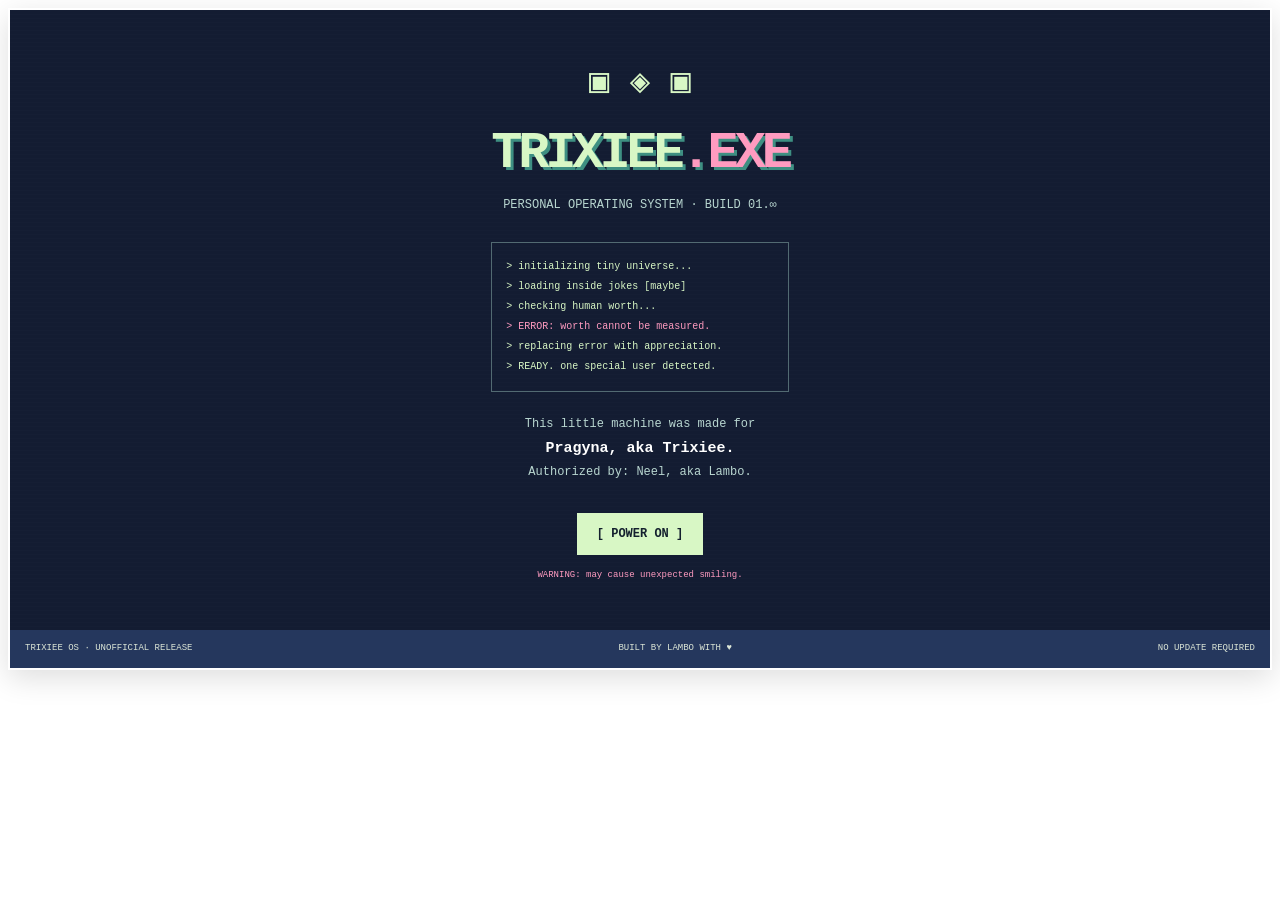
<file: index.html>
<!doctype html>
<html lang="en">
<head>
<meta charset="utf-8">
<meta name="viewport" content="width=device-width, initial-scale=1">
<meta name="theme-color" content="#131c32">
<title>TRIXIEE.EXE — Personal Operating System</title>
<style>
#txos{font-family:'Courier New',monospace;background:#d9d8ce;color:#202426;border:2px solid #fff;box-shadow:inset 1px 1px #888,0 8px 28px #0002}
#txos *{box-sizing:border-box}#txos button{font:inherit;cursor:pointer}#txos button:focus-visible{outline:2px dashed #ff5a94;outline-offset:3px}
#txos .tx-screen{min-height:530px;position:relative;overflow:hidden;background:#c7c9be}
#txos .tx-boot{min-height:530px;background:#131c32;color:#d8f7c5;padding:25px;display:flex;flex-direction:column;justify-content:center;align-items:center;text-align:center;position:relative;overflow:hidden}
#txos .tx-boot:before{content:"";position:absolute;inset:0;pointer-events:none;background:repeating-linear-gradient(0deg,transparent 0 3px,#ffffff05 4px)}
#txos .tx-bootinner{max-width:430px;position:relative}.tx-pixels{font-size:34px;margin-bottom:22px}
#txos .tx-logo{font-weight:bold;font-size:clamp(30px,7vw,52px);letter-spacing:-.08em;color:#d8f7c5;text-shadow:3px 3px #3e8f82}
#txos .tx-pink{color:#ff9bc0}#txos .tx-good{color:#d8f7c5}#txos .tx-subtitle{font-size:12px;line-height:1.8;color:#b8d6d0}
#txos .tx-console{border:1px solid #526a72;padding:14px;text-align:left;margin-top:25px;font-size:10px;line-height:2}
#txos .tx-intro{margin-top:22px;font-size:12px;line-height:1.8;color:#b8d6d0}#txos .tx-intro strong{color:white;font-size:15px}
#txos .tx-start{border:2px solid #d8f7c5;background:#d8f7c5;color:#14202e;padding:12px 18px;margin-top:17px;font-weight:bold;font-size:12px}
#txos .tx-start:hover{background:#ffb6d0;border-color:#ffb6d0}#txos .tx-warning{color:#ff9bc0;font-size:9px;margin-top:15px}
#txos .tx-desktop{display:none;min-height:550px;position:relative;padding:15px;background-color:#d9d8ce;background-image:linear-gradient(#00000009 1px,transparent 1px),linear-gradient(90deg,#00000009 1px,transparent 1px);background-size:20px 20px}
#txos .tx-desktop.active{display:block;animation:txfade .3s ease}@keyframes txfade{from{opacity:0}to{opacity:1}}
#txos .tx-top{display:flex;justify-content:space-between;align-items:center;gap:10px;background:#25375d;color:#fff;padding:9px 11px;font-size:10px;box-shadow:2px 2px #777;position:relative;z-index:1}#txos .tx-top strong{color:#d8f7c5}
#txos .tx-wallpaper{position:absolute;inset:63px 0 33px;pointer-events:none;background:radial-gradient(ellipse at 78% 23%,#f1a9c160,transparent 29%),radial-gradient(ellipse at 25% 65%,#86b9aa79,transparent 35%),linear-gradient(140deg,#c6c9ba,#e6c6b8 60%,#a7c9bd);opacity:.75}
#txos .tx-wallpaper:after{content:"";position:absolute;inset:0;background:repeating-linear-gradient(0deg,#ffffff14 0 1px,transparent 1px 4px)}
#txos .tx-desknote{position:absolute;right:22px;top:98px;color:#25375d;font-size:10px;text-align:right;line-height:1.7;max-width:150px;z-index:1}#txos .tx-desknote span{color:#b54f78}
#txos .tx-icons{position:relative;z-index:1;display:grid;grid-template-columns:repeat(3,minmax(0,1fr));gap:8px;width:min(370px,100%);margin-top:23px}
#txos .tx-icon{border:1px solid transparent;background:#f5f0e255;color:#202426;padding:9px 4px 8px;display:flex;align-items:center;gap:6px;flex-direction:column;min-height:82px;font-size:9px;text-align:center;text-shadow:0 1px #ffffff}
#txos .tx-icon:hover,#txos .tx-icon:focus{background:#fff9;border:1px dashed #25375d}#txos .tx-emoji{font-size:27px;line-height:1.15;text-shadow:none}
#txos .tx-taskbar{position:absolute;z-index:5;bottom:0;left:0;right:0;display:flex;align-items:center;gap:7px;padding:6px;background:#d9d8ce;border-top:2px solid white;box-shadow:inset 0 1px #aaa;min-height:34px}
#txos .tx-startmenu-btn{background:#d9d8ce;border:2px outset white;color:#202426;padding:6px 8px;font-size:10px;font-weight:bold}
#txos .tx-tasktext{font-size:9px;overflow:hidden;text-overflow:ellipsis;white-space:nowrap;flex:1;color:#444}#txos .tx-clock{font-size:9px;border:1px inset white;padding:5px}
#txos .tx-window{display:none;position:absolute;z-index:3;left:50%;top:50%;transform:translate(-50%,-50%);width:min(480px,calc(100% - 22px));max-height:calc(100% - 90px);overflow:auto;background:#f3f0e7;border:2px solid white;box-shadow:3px 3px #34415d,inset 1px 1px #fff;color:#222}
#txos .tx-window.open{display:block;animation:txfade .2s ease}
#txos .tx-wtitle{position:sticky;top:0;z-index:2;background:#25375d;color:white;display:flex;justify-content:space-between;align-items:center;gap:8px;padding:8px 9px;font-size:10px}
#txos .tx-x{background:#d9d8ce;color:#111;border:1px outset white;width:22px;height:21px;font-weight:bold}
#txos .tx-wbody{padding:17px}#txos .tx-wbody h3{font-size:22px;letter-spacing:-.07em;margin:4px 0 12px;font-weight:bold}
#txos .tx-wbody p{font-size:11px;line-height:1.85;color:#535852}
#txos .tx-label{font-size:9px;letter-spacing:.12em;color:#69766d;text-transform:uppercase}
#txos .tx-action{background:#25375d;color:white;border:2px outset #d8d7cc;padding:9px 12px;font-size:10px;margin:5px 4px 4px 0}
#txos .tx-action:hover{background:#3a527e}#txos .tx-action.pink{background:#ee9db7;color:#34203a}#txos .tx-action.green{background:#d8f7c5;color:#20302d}
#txos .tx-options{display:flex;flex-wrap:wrap;gap:7px;margin:12px 0}
#txos .tx-option{background:#e4e4d8;border:1px solid #b7b8ae;padding:9px 10px;font-size:10px;color:#25292a}
#txos .tx-option:hover{background:#f6d4df;border-color:#d4779c}
#txos .tx-output{display:none;padding:12px;background:#e3e9d9;border-left:3px solid #678c76;font-size:11px;line-height:1.8;margin-top:12px;color:#273b32}
#txos .tx-output.show{display:block;animation:txfade .3s}
#txos .tx-award{border:1px dashed #8f9b8f;background:#fffdf4;padding:13px;margin:9px 0;font-size:11px;line-height:1.8}#txos .tx-award b{color:#314c65}
#txos .tx-input{width:100%;padding:10px;border:1px inset #888;background:white;font:12px 'Courier New',monospace;margin:8px 0;color:#252525}
#txos .tx-secret{display:none;margin-top:13px;padding:14px;background:#223b3a;color:#e5f7de;line-height:1.9;font-size:11px}#txos .tx-secret.show{display:block}
#txos .tx-quest{font-size:12px;line-height:1.8;color:#27332e;background:#e4edda;padding:13px;margin:10px 0;border:1px dashed #9eaf91}
#txos .tx-letter{border:1px dashed #aaa;padding:14px;margin-top:12px;background:#e9e6dc;font-size:11px;line-height:1.9;color:#32392f}
#txos .tx-seal{display:inline-block;border:1px dashed #bd7190;color:#a04e70;padding:3px 5px;font-size:8px;transform:rotate(-4deg)}
#txos .tx-startmenu{position:absolute;bottom:37px;left:7px;z-index:8;background:#e9e6dc;border:2px outset white;width:205px;padding:13px;display:none;box-shadow:3px 3px #444}
#txos .tx-startmenu.show{display:block}#txos .tx-startmenu button{display:block;text-align:left;border:0;background:transparent;width:100%;padding:9px 4px;font-size:10px;color:#252525}
#txos .tx-startmenu button:hover{background:#25375d;color:white}#txos .tx-menutitle{font-weight:bold;font-size:15px;color:#25375d;padding:4px 4px 8px;border-bottom:1px solid #aaa}#txos .tx-menutitle span{color:#c75c85}
#txos .tx-bottom{background:#25375d;color:#dce6d7;font-size:9px;line-height:1.75;padding:11px 15px;display:flex;justify-content:space-between;gap:10px;flex-wrap:wrap}
@media(min-width:560px){#txos .tx-screen{min-height:620px}#txos .tx-boot{min-height:620px}#txos .tx-desktop{min-height:620px}#txos .tx-icons{grid-template-columns:repeat(2,96px);gap:9px;margin-top:25px}#txos .tx-icon{min-height:86px}#txos .tx-window{max-height:calc(100% - 100px)}#txos .tx-desknote{top:110px;right:28px;font-size:12px}}
@media(prefers-reduced-motion:reduce){#txos *{animation:none!important;transition:none!important}}
</style>

</head>
<body>
<main id="txos">
  <div class="tx-screen">
    <section class="tx-boot" id="txboot">
      <div class="tx-bootinner">
        <div class="tx-pixels" aria-hidden="true">▣ ◈ ▣</div>
        <div class="tx-logo">TRIXIEE<span class="tx-pink">.EXE</span></div>
        <p class="tx-subtitle">PERSONAL OPERATING SYSTEM · BUILD 01.∞</p>
        <div class="tx-console" aria-label="System startup messages">
          <div>&gt; initializing tiny universe...</div><div>&gt; loading inside jokes [maybe]</div><div>&gt; checking human worth...</div><div class="tx-pink">&gt; ERROR: worth cannot be measured.</div><div>&gt; replacing error with appreciation.</div><div class="tx-good">&gt; READY. one special user detected.</div>
        </div>
        <p class="tx-intro">This little machine was made for<br><strong>Pragyna, aka Trixiee.</strong><br>Authorized by: Neel, aka Lambo.</p>
        <button class="tx-start" id="tx-power">[ POWER ON ]</button>
        <div class="tx-warning">WARNING: may cause unexpected smiling.</div>
      </div>
    </section>
    <section class="tx-desktop" id="txdesk" aria-label="Trixiee personal desktop">
      <div class="tx-wallpaper"></div>
      <header class="tx-top"><span>▣ <strong>TRIXIEE.EXE</strong> — personal desktop</span><span>MEM: UNLIMITED ♡</span></header>
      <div class="tx-desknote">HELLO, TRIXIEE.<br>YOUR DAY IS LOADING.<br><span>PLEASE BE GENTLE WITH YOURSELF.</span></div>
      <div class="tx-icons">
        <button class="tx-icon" data-open="mood"><span class="tx-emoji">🎛️</span><span>mood_machine.exe</span></button>
        <button class="tx-icon" data-open="achieve"><span class="tx-emoji">🏆</span><span>trophy_cabinet</span></button>
        <button class="tx-icon" data-open="quest"><span class="tx-emoji">🕹️</span><span>side_quest.exe</span></button>
        <button class="tx-icon" data-open="draft"><span class="tx-emoji">📁</span><span>lambo_files</span></button>
        <button class="tx-icon" data-open="vault"><span class="tx-emoji">🔒</span><span>classified_stuff</span></button>
        <button class="tx-icon" data-open="dont"><span class="tx-emoji">🚫</span><span>do_not_click.txt</span></button>
      </div>
      <div class="tx-window" id="txwin-mood"><div class="tx-wtitle"><span>🎛️ MOOD_MACHINE.EXE — select current weather</span><button class="tx-x" data-close="mood" aria-label="Close">×</button></div><div class="tx-wbody"><div class="tx-label">INPUT REQUIRED · no judgement detected</div><h3>How's the human today?</h3><p>Pick whichever is closest. You don't have to pretend your battery is at 100% here.</p><div class="tx-options"><button class="tx-option" data-mood="low">🪫 2% battery</button><button class="tx-option" data-mood="chaos">🌀 47 tabs open</button><button class="tx-option" data-mood="sun">✨ main character</button><button class="tx-option" data-mood="unsure">☁️ can't tell yet</button></div><div class="tx-output" id="txmoodout" aria-live="polite"></div></div></div>
      <div class="tx-window" id="txwin-achieve"><div class="tx-wtitle"><span>🏆 TROPHY CABINET — achievements unlocked</span><button class="tx-x" data-close="achieve" aria-label="Close">×</button></div><div class="tx-wbody"><div class="tx-label">YOUR RECORD IS IMPRESSIVE, ACTUALLY</div><h3>Things you might forget to give yourself credit for.</h3><div class="tx-award">🏅 <b>Kept Going Anyway</b><br>For getting through days that didn't come with instructions.</div><div class="tx-award">🎖️ <b>Unapologetically Human</b><br>For being a person, not a productivity machine.</div><div class="tx-award">💿 <b>One of One</b><br>For being Trixiee. No replacement available.</div><button class="tx-action pink" id="tx-award">Generate one more award</button><div class="tx-output" id="txawardout"></div></div></div>
      <div class="tx-window" id="txwin-quest"><div class="tx-wtitle"><span>🕹️ SIDE_QUEST.EXE — optional missions</span><button class="tx-x" data-close="quest" aria-label="Close">×</button></div><div class="tx-wbody"><div class="tx-label">NO XP REQUIRED · NO DEADLINES</div><h3>Your next tiny side quest.</h3><p>Real life is the main story. This is just a little bonus level.</p><div id="txquesttext" class="tx-quest">Press GENERATE QUEST to receive a tiny mission from the universe.</div><button class="tx-action" id="tx-newquest">Generate quest ↻</button><button class="tx-action green" id="tx-completequest">Quest completed ✓</button><div id="txquestout" class="tx-output" aria-live="polite"></div></div></div>
      <div class="tx-window" id="txwin-draft"><div class="tx-wtitle"><span>📁 LAMBO_FILES — one unsent note</span><button class="tx-x" data-close="draft" aria-label="Close">×</button></div><div class="tx-wbody"><span class="tx-seal">PERSONAL / NOT A PERFORMANCE REVIEW</span><h3>A file I wanted you to have.</h3><p>Some people are easy to appreciate in a sentence, but hard to explain in one. This file isn't a confession or a question. It's just me making sure the nice thing doesn't stay unsaid.</p><div class="tx-letter">To: Pragyna (Trixiee)<br>From: Neel (Lambo)<br>Subject: Your presence has been noted.<br><br>I am genuinely glad that our paths crossed. I hope you get the kind of happiness where you don't need to overthink whether you deserve it. I hope you laugh until your stomach hurts, find people who listen properly, and make a life that feels like yours.<br><br>And for the record, the world got a pretty interesting human when it got you. That's all. No reply required. ♡</div></div></div>
      <div class="tx-window" id="txwin-vault"><div class="tx-wtitle"><span>🔒 CLASSIFIED_STUFF — restricted folder</span><button class="tx-x" data-close="vault" aria-label="Close">×</button></div><div class="tx-wbody"><div class="tx-label">SECURITY QUESTION</div><h3>Who is this tiny universe for?</h3><p>Hint: the answer is the name at the top of this desktop. Type it as you like.</p><input class="tx-input" id="txpass" placeholder="enter the secret name..." maxlength="40"><button class="tx-action" id="tx-unlock">Unlock folder ↗</button><div id="txvaultout" class="tx-output" aria-live="polite"></div><div id="txsecret" class="tx-secret">🔓 SECRET FILE 001<br><br>Dear Trixiee,<br><br>In a world where everyone is trying to be more impressive, more successful, or more put-together, I hope you always remember you are allowed to just be a person. You can be uncertain. You can change. You can need help. You can take up space without apologizing for it.<br><br>Some of my favourite people are the ones who make life feel a little less like a performance. I'm glad I know you.<br><br>— Lambo 💚</div></div></div>
      <div class="tx-window" id="txwin-dont"><div class="tx-wtitle"><span>🚫 DO_NOT_CLICK.TXT</span><button class="tx-x" data-close="dont" aria-label="Close">×</button></div><div class="tx-wbody"><div class="tx-label">SYSTEM WARNING</div><h3>Absolutely nothing interesting here.</h3><p>Seriously. Boring file. Probably just 800 lines of terms and conditions.</p><button class="tx-action pink" id="tx-dont">I accept the danger</button><div id="txdontout" class="tx-output"></div></div></div>
      <nav class="tx-startmenu" id="txmenu"><div class="tx-menutitle">TRIXIEE<span>.EXE</span></div><button data-menu-open="mood">🎛️ Mood machine</button><button data-menu-open="quest">🕹️ Random side quest</button><button data-menu-open="draft">📁 Read a note from Lambo</button><button id="tx-backdesk">↩ Back to desktop</button></nav>
      <footer class="tx-taskbar"><button class="tx-startmenu-btn" id="tx-menu-btn">▣ start</button><span id="txstatus" class="tx-tasktext">System ready. Please be yourself.</span><span class="tx-clock">♡ 100%</span></footer>
    </section>
  </div>
  <footer class="tx-bottom"><span>TRIXIEE OS · UNOFFICIAL RELEASE</span><span>BUILT BY LAMBO WITH ♥</span><span>NO UPDATE REQUIRED</span></footer>
</main>
<script>
(() => {
  const root = document.getElementById("txos");
  if (!root) return;
  const $ = (id) => document.getElementById(id);
  const status = (message) => { $("txstatus").textContent = message; };
  const open = (name) => {
    root.querySelectorAll(".tx-window").forEach((win) => win.classList.remove("open"));
    const target = $("txwin-" + name);
    if (target) target.classList.add("open");
    $("txmenu").classList.remove("show");
    status("Opened " + name + ".exe");
  };
  const close = (name) => {
    $("txwin-" + name)?.classList.remove("open");
    status("Back at desktop. Take your time.");
  };
  const closeAll = () => root.querySelectorAll(".tx-window").forEach((win) => win.classList.remove("open"));
  const output = (id, message, html = false) => {
    const el = $(id);
    if (!el) return;
    if (html) el.innerHTML = message;
    else el.textContent = message;
    el.classList.add("show");
  };

  $("tx-power").addEventListener("click", () => {
    $("txboot").style.display = "none";
    $("txdesk").classList.add("active");
    status("System ready. Please be yourself.");
  });
  root.querySelectorAll("[data-open]").forEach((button) => button.addEventListener("click", () => open(button.dataset.open)));
  root.querySelectorAll("[data-close]").forEach((button) => button.addEventListener("click", () => close(button.dataset.close)));
  root.querySelectorAll("[data-menu-open]").forEach((button) => button.addEventListener("click", () => open(button.dataset.menuOpen)));
  $("tx-menu-btn").addEventListener("click", () => $("txmenu").classList.toggle("show"));
  $("tx-backdesk").addEventListener("click", () => {
    $("txmenu").classList.remove("show");
    closeAll();
    status("Desktop restored. All is well.");
  });

  const moods = {
    low: "Low battery mode enabled. Cancel any unnecessary guilt. You have permission to rest, eat something, and reply to messages when you can. You are not a phone that owes everyone 24/7 uptime. 🔋",
    chaos: "47 tabs is a lot, honestly. Close the ones that are only playing the imaginary argument soundtrack. One thing at a time, Trixiee. Nobody is grading your brain. 🌀",
    sun: "MAIN CHARACTER DETECTED. Please proceed with confidence, excellent snacks, and a soundtrack. Side characters are not permitted to ruin the plot today. ✨",
    unsure: "No need to name every feeling immediately. Let the weather be weather for a while. You can understand yourself slowly. ☁️"
  };
  root.querySelectorAll("[data-mood]").forEach((button) => button.addEventListener("click", () => {
    output("txmoodout", moods[button.dataset.mood]);
    status("Mood machine: care mode enabled.");
  }));

  const awards = [
    ["✨", "Professional Vibe Improver", "For making an ordinary chat a little more interesting."],
    ["🧠", "Quietly Strong", "For all the things you handled that nobody saw."],
    ["🦋", "Allowed to Evolve", "For being able to change your mind and still be yourself."],
    ["💖", "Cannot Be Duplicated", "There is no second Trixiee. System confirms."]
  ];
  let awardIndex = 0;
  $("tx-award").addEventListener("click", () => {
    const [icon, name, description] = awards[awardIndex % awards.length];
    awardIndex += 1;
    output("txawardout", "<b>" + icon + " " + name + "</b><br>" + description, true);
    status("New achievement added to Trixiee’s record.");
  });

  const quests = [
    ["THE WATER QUEST", "Drink a glass of water like it is a premium potion. Hydration +10."],
    ["THE WINDOW QUEST", "Look away from your screen and find one thing outside worth noticing."],
    ["THE MUSIC QUEST", "Play a song you loved once and see if it still knows the way back."],
    ["THE KINDNESS QUEST", "Say one nice thing to yourself without immediately making a joke to cancel it."],
    ["THE TINY JOY QUEST", "Find a snack, a meme, or a five-minute break. This is important research."],
    ["THE MAIN CHARACTER QUEST", "Walk into the next room like the soundtrack just changed. No explanation needed."],
    ["THE CONNECTION QUEST", "Send someone you miss a simple hello. No essay required."],
    ["THE REST QUEST", "Take ten minutes where being productive is not the assignment."]
  ];
  let currentQuest = -1;
  $("tx-newquest").addEventListener("click", () => {
    let next = Math.floor(Math.random() * quests.length);
    if (quests.length > 1 && next === currentQuest) next = (next + 1) % quests.length;
    currentQuest = next;
    const [title, description] = quests[currentQuest];
    $("txquesttext").innerHTML = "<b>" + title + "</b><br>" + description;
    $("txquestout").classList.remove("show");
    status("Quest generated. Difficulty: delightfully easy.");
  });
  $("tx-completequest").addEventListener("click", () => {
    output("txquestout", currentQuest < 0
      ? "No active quest detected. Generate one first!"
      : "QUEST COMPLETE ✓ Achievement unlocked: You made a little room for yourself. Reward: absolutely no pressure to do another one.");
    status("Quest completed. XP: good enough.");
  });

  const unlock = () => {
    const answer = $("txpass").value.trim().toLowerCase().replace(/[^a-z]/g, "");
    if (answer === "trixiee" || answer === "pragyna") {
      $("txsecret").classList.add("show");
      output("txvaultout", "Identity confirmed. Welcome home, Trixiee.");
      status("Classified file unlocked. Handle with care.");
    } else {
      output("txvaultout", "Access denied. Hint: the adorable nickname on the desktop might help. Try again!");
    }
  };
  $("tx-unlock").addEventListener("click", unlock);
  $("txpass").addEventListener("keydown", (event) => { if (event.key === "Enter") unlock(); });

  $("tx-dont").addEventListener("click", () => {
    output("txdontout",
      "<b>⚠ CRITICAL DISCOVERY</b><br><br>You clicked it.<br>The file contained one (1) extremely important fact:<br><br><span style='color:#a74d73;font-size:13px'>YOU ARE KIND OF A BIG DEAL, TRIXIEE.</span><br><br>System will now pretend this was a security test.",
      true
    );
    status("Suspicious file opened. Compliment delivered.");
  });
})();
</script>
</body>
</html>
</file>
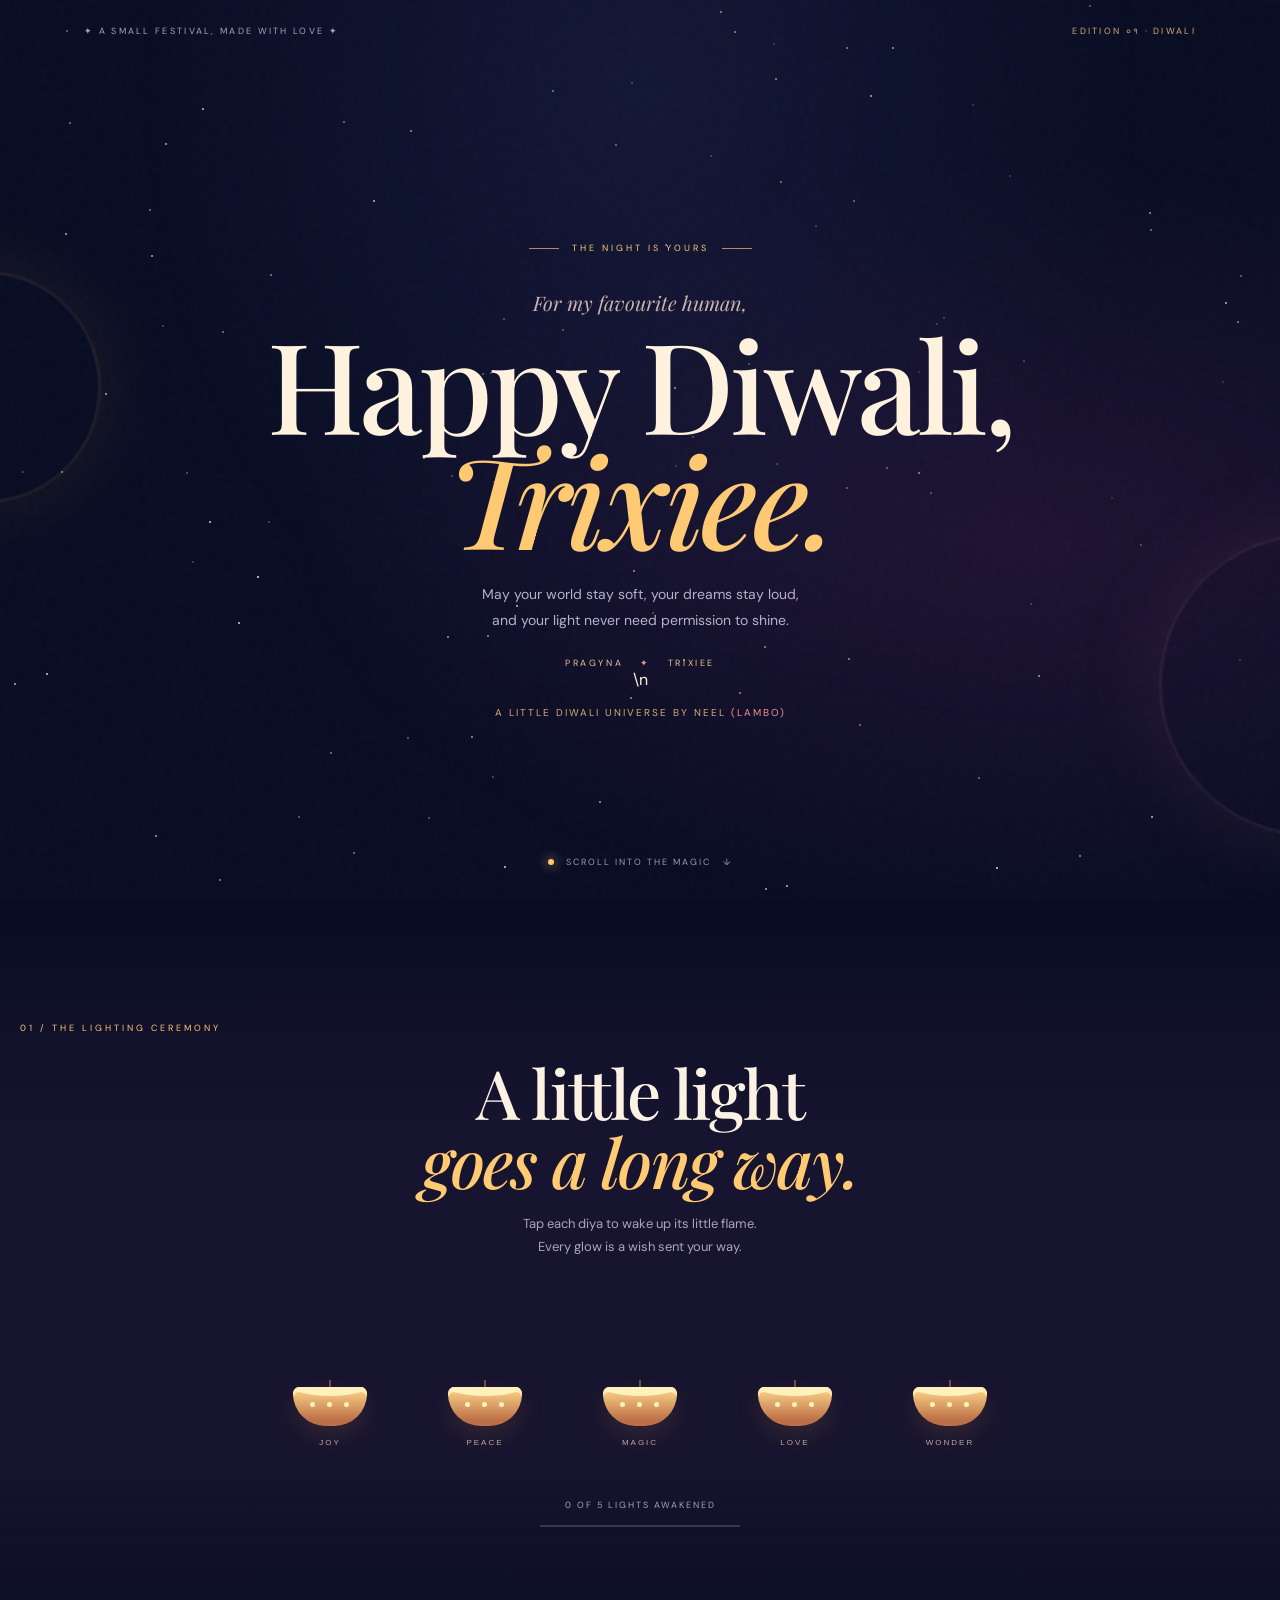
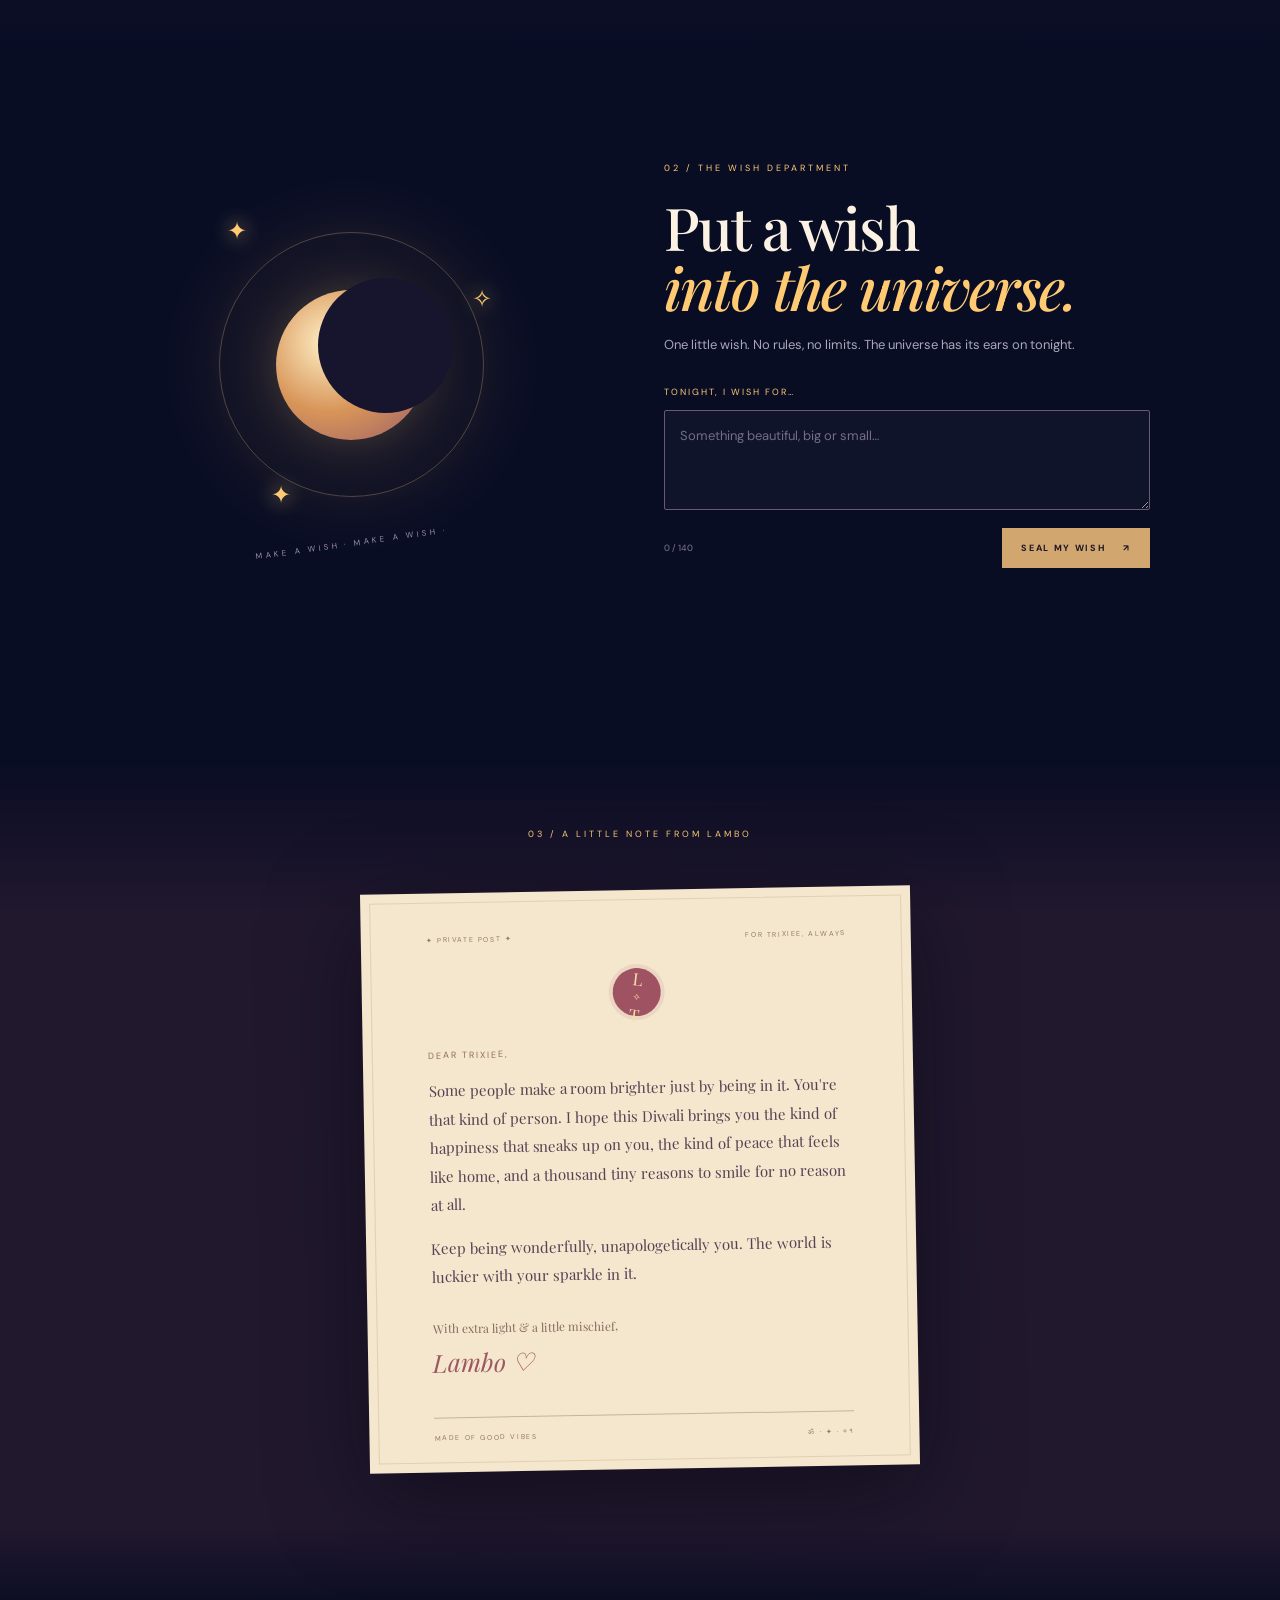
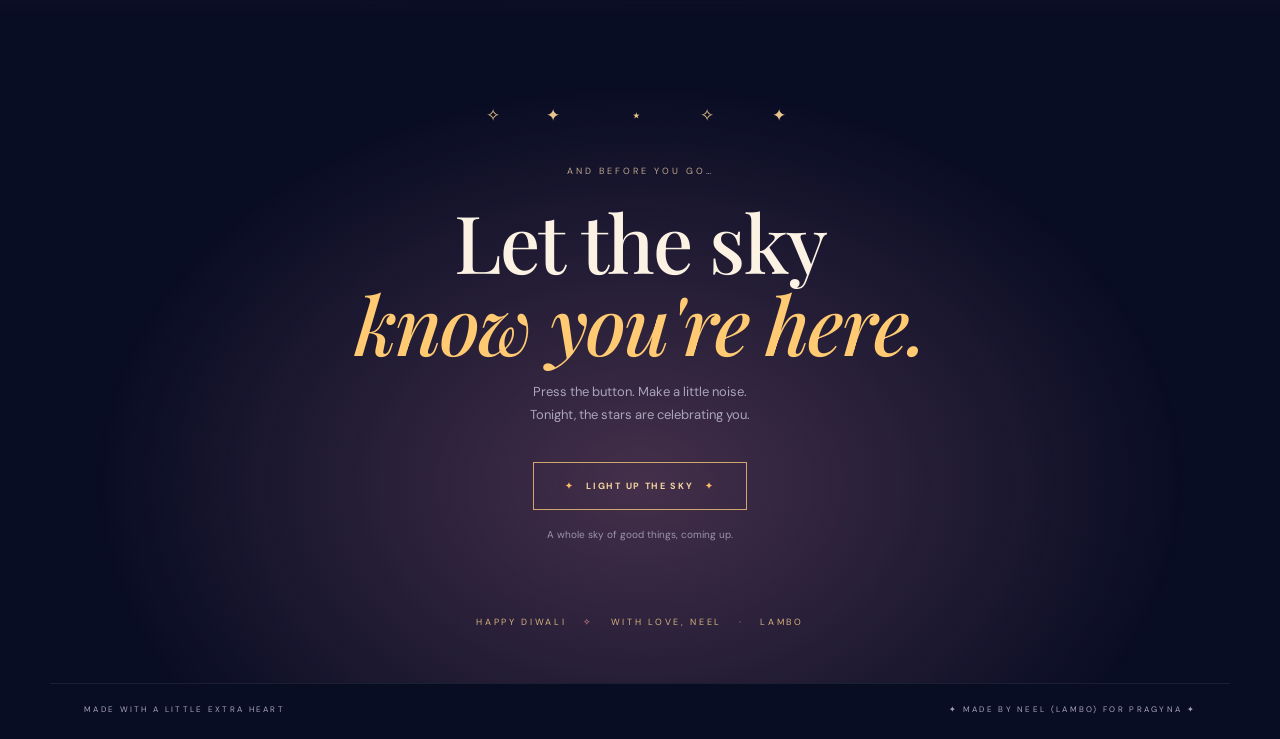
<file: diwali/index.html>
<!doctype html>
<html lang="en">
<head>
<meta charset="utf-8"><meta name="viewport" content="width=device-width,initial-scale=1">
<meta name="theme-color" content="#090d24"><meta name="description" content="A little universe of light — a Diwali surprise for Pragyna (Trixiee), from Neel, aka Lambo.">
<title>A Little Universe of Light ✦ Happy Diwali, Trixiee</title>
<link rel="preconnect" href="https://fonts.googleapis.com"><link rel="preconnect" href="https://fonts.gstatic.com" crossorigin>
<link href="https://fonts.googleapis.com/css2?family=DM+Sans:wght@400;500;600;700&family=Playfair+Display:ital,wght@0,500;0,600;0,700;1,500;1,600&display=swap" rel="stylesheet">
<link rel="stylesheet" href="style.css">
</head>
<body>
<div class="grain"></div><div class="starfield" id="starfield"></div>
<div class="topline"><span>✦ A SMALL FESTIVAL, MADE WITH LOVE ✦</span><span class="topright">EDITION ०१ · DIWALI</span></div>
<main>
<section class="hero">
  <div class="eyebrow"><span class="eyebrow-line"></span> THE NIGHT IS YOURS <span class="eyebrow-line"></span></div>
  <p class="pretitle">For my favourite human,</p>
  <h1>Happy Diwali,<br><em>Trixiee.</em></h1>
  <p class="hero-copy">May your world stay soft, your dreams stay loud,<br>and your light never need permission to shine.</p>
  <div class="names"><span>PRAGYNA</span><i>✦</i><span>TRIXIEE</span></div>\n  <p class="hero-copy" style="font-size:10px;letter-spacing:2px;margin:14px 0 0;color:#d6ab73">A LITTLE DIWALI UNIVERSE BY NEEL <span style="color:#f29192">(LAMBO)</span></p>
  <button class="scroll-cue" id="explore"><span class="scroll-dot"></span> SCROLL INTO THE MAGIC <span>↓</span></button>
  <div class="orb orb-one"></div><div class="orb orb-two"></div>
</section>
<section class="diya-stage" id="lights">
  <div class="section-kicker">01 / THE LIGHTING CEREMONY</div>
  <h2>A little light<br><em>goes a long way.</em></h2>
  <p class="section-copy">Tap each diya to wake up its little flame.<br>Every glow is a wish sent your way.</p>
  <div class="diyas">
    <button class="diya" aria-label="Light diya one" data-lit="false"><span class="flame"></span><span class="wick"></span><span class="bowl"><i></i><i></i><i></i></span><span class="diya-label">JOY</span></button>
    <button class="diya" aria-label="Light diya two" data-lit="false"><span class="flame"></span><span class="wick"></span><span class="bowl"><i></i><i></i><i></i></span><span class="diya-label">PEACE</span></button>
    <button class="diya" aria-label="Light diya three" data-lit="false"><span class="flame"></span><span class="wick"></span><span class="bowl"><i></i><i></i><i></i></span><span class="diya-label">MAGIC</span></button>
    <button class="diya" aria-label="Light diya four" data-lit="false"><span class="flame"></span><span class="wick"></span><span class="bowl"><i></i><i></i><i></i></span><span class="diya-label">LOVE</span></button>
    <button class="diya" aria-label="Light diya five" data-lit="false"><span class="flame"></span><span class="wick"></span><span class="bowl"><i></i><i></i><i></i></span><span class="diya-label">WONDER</span></button>
  </div>
  <p class="lit-count" id="litCount">0 OF 5 LIGHTS AWAKENED</p>
  <div class="progress"><span id="progress"></span></div>
</section>
<section class="wish-section" id="wish">
  <div class="wish-art"><div class="halo"></div><div class="moon"></div><span class="spark sp1">✦</span><span class="spark sp2">✧</span><span class="spark sp3">✦</span><span class="wish-orbit">MAKE A WISH · MAKE A WISH ·</span></div>
  <div class="wish-content"><div class="section-kicker">02 / THE WISH DEPARTMENT</div><h2>Put a wish<br><em>into the universe.</em></h2><p>One little wish. No rules, no limits. The universe has its ears on tonight.</p>
  <form id="wishForm"><label for="wishInput">TONIGHT, I WISH FOR…</label><textarea id="wishInput" maxlength="140" placeholder="Something beautiful, big or small…" required></textarea><div class="form-foot"><span id="charCount">0 / 140</span><button class="seal-btn" type="submit">SEAL MY WISH <span>↗</span></button></div></form>
  <div class="sealed" id="sealed" aria-live="polite"><span class="seal-star">✧</span><small>YOUR WISH IS OUT THERE</small><p id="wishResult"></p><span class="seal-note">the universe is listening</span></div>
  </div>
</section>
<section class="surprise" id="surprise">
  <div class="section-kicker">03 / A LITTLE NOTE FROM LAMBO</div>
  <div class="letter-card" id="letterCard">
    <div class="letter-top"><span>✦ PRIVATE POST ✦</span><span>FOR TRIXIEE, ALWAYS</span></div>
    <div class="letter-seal">L<span>✧</span>T</div>
    <p class="letter-label">DEAR TRIXIEE,</p>
    <p class="letter-text">Some people make a room brighter just by being in it. You're that kind of person. I hope this Diwali brings you the kind of happiness that sneaks up on you, the kind of peace that feels like home, and a thousand tiny reasons to smile for no reason at all.</p>
    <p class="letter-text">Keep being wonderfully, unapologetically you. The world is luckier with your sparkle in it.</p>
    <div class="letter-sign">With extra light & a little mischief,<br><em>Lambo ♡</em></div>
    <div class="letter-bottom"><span>MADE OF GOOD VIBES</span><span>ॐ · ✦ · ०१</span></div>
  </div>
</section>
<section class="finale">
  <div class="final-stars">✧　 ✦　　 ⋆　　✧　　✦</div>
  <p class="final-small">AND BEFORE YOU GO…</p>
  <h2>Let the sky<br><em>know you're here.</em></h2>
  <p class="final-copy">Press the button. Make a little noise.<br>Tonight, the stars are celebrating you.</p>
  <button id="fireworks" class="firework-btn"><span>✦</span> LIGHT UP THE SKY <span>✦</span></button>
  <p class="firework-status" id="fireworkStatus">A whole sky of good things, coming up.</p>
  <div class="signoff">HAPPY DIWALI <span>✧</span> WITH LOVE, NEEL <span>·</span> LAMBO</div>
</section>
</main>
<footer><span>MADE WITH A LITTLE EXTRA HEART</span><span>✦ MADE BY NEEL (LAMBO) FOR PRAGYNA ✦</span></footer>
<div id="burstLayer" aria-hidden="true"></div>
<script src="app.js"></script>
</body></html>
</file>
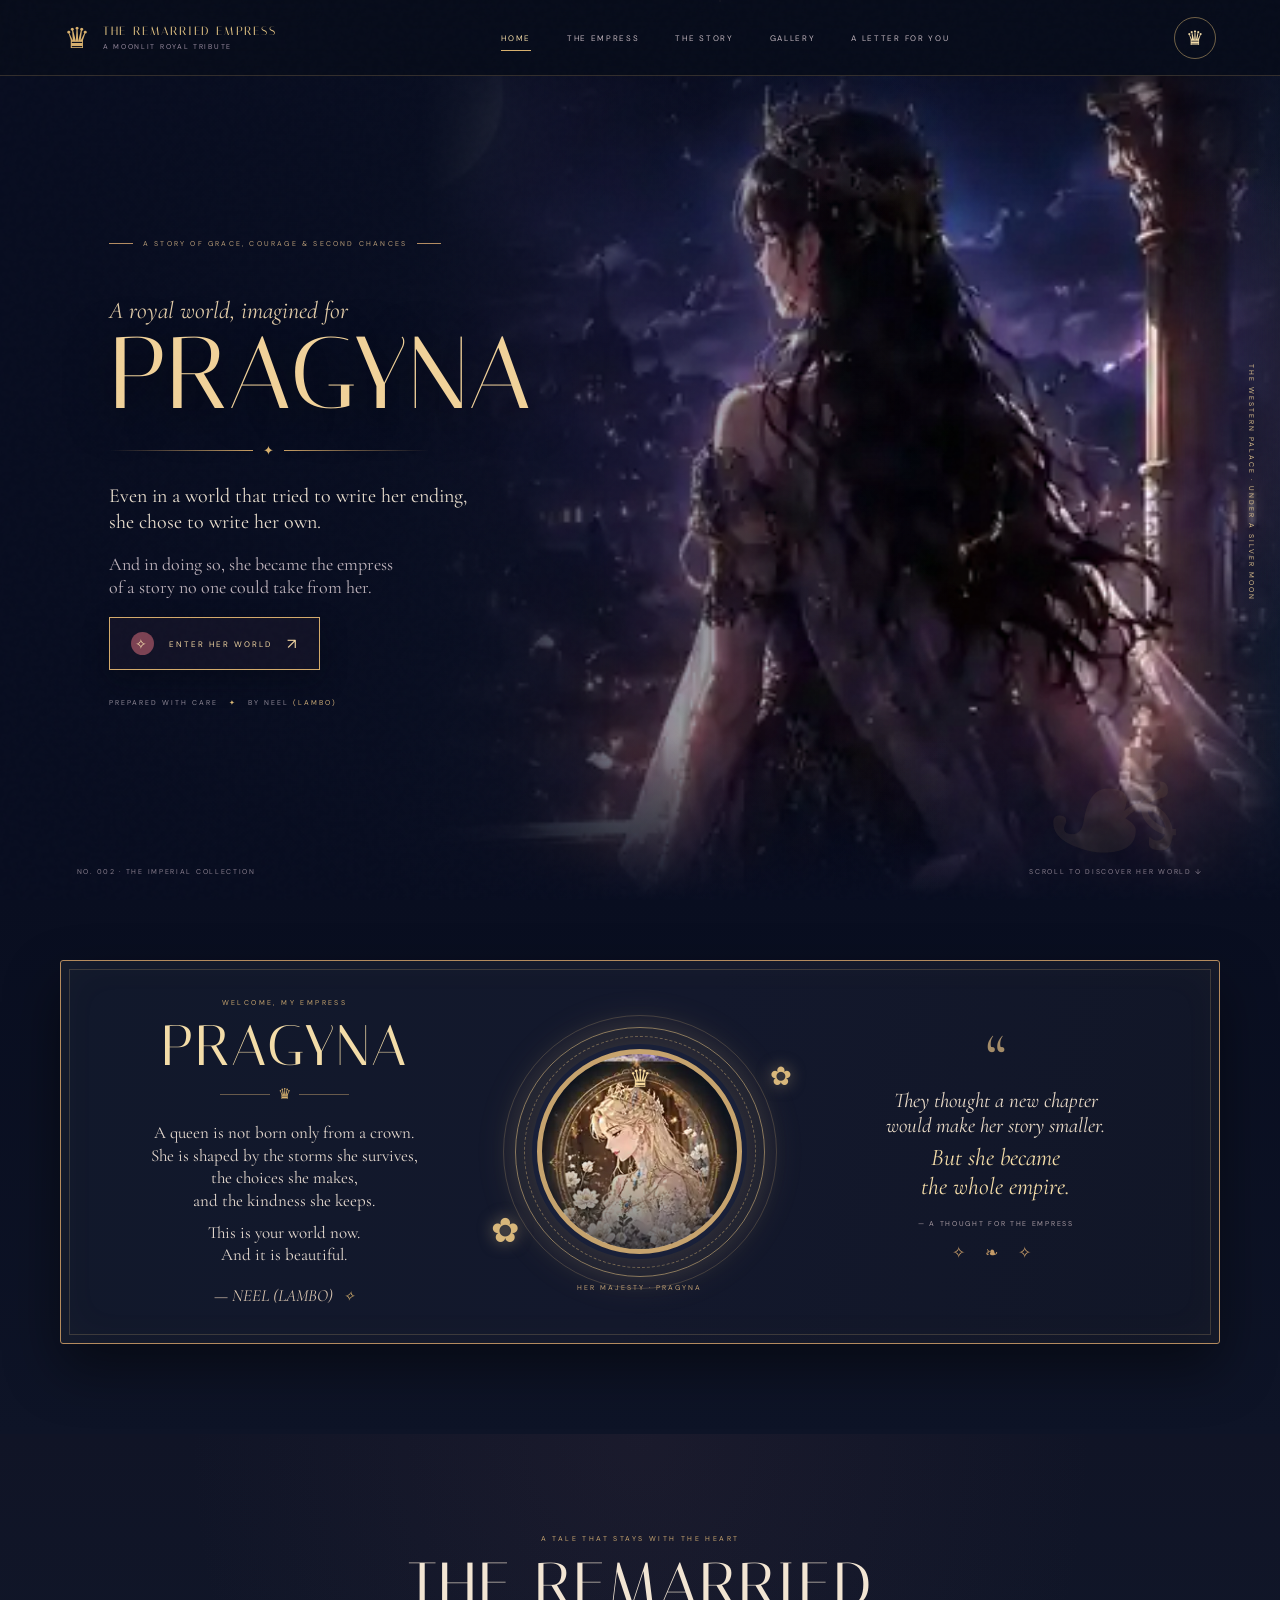
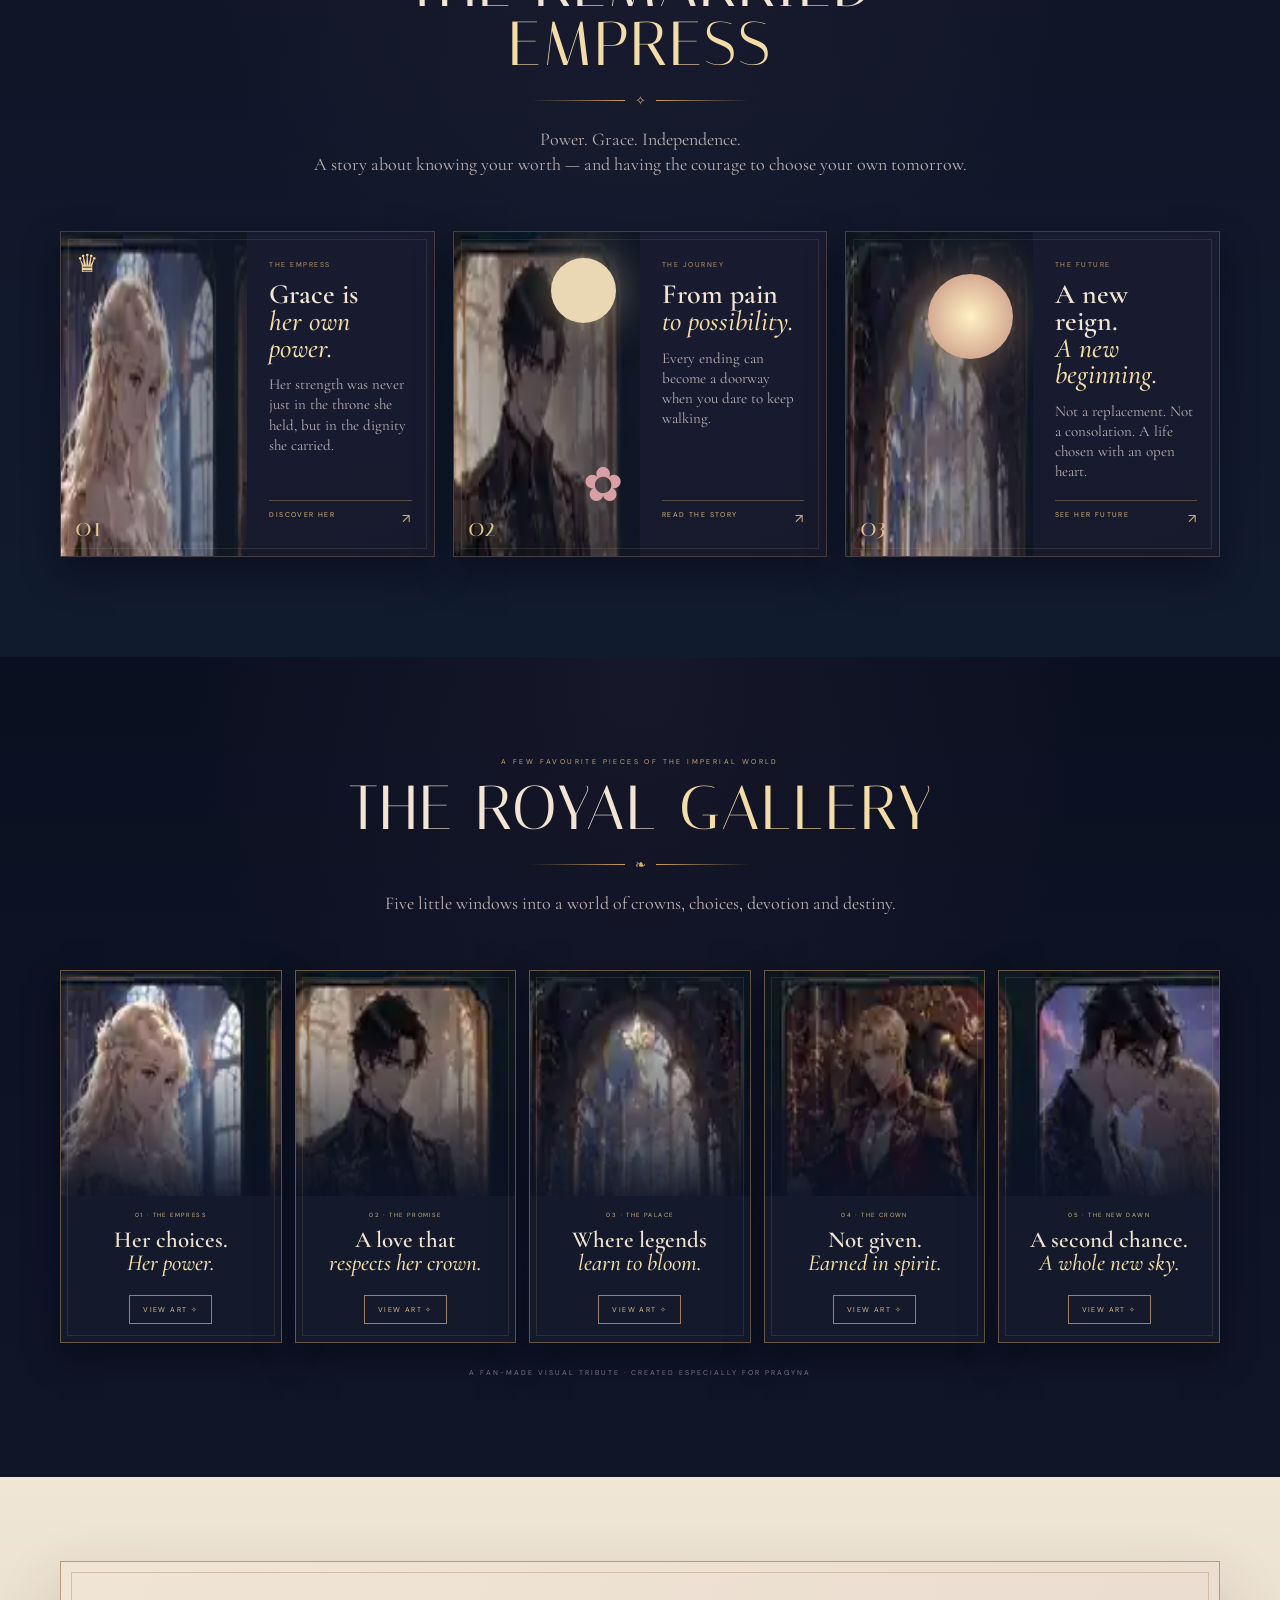
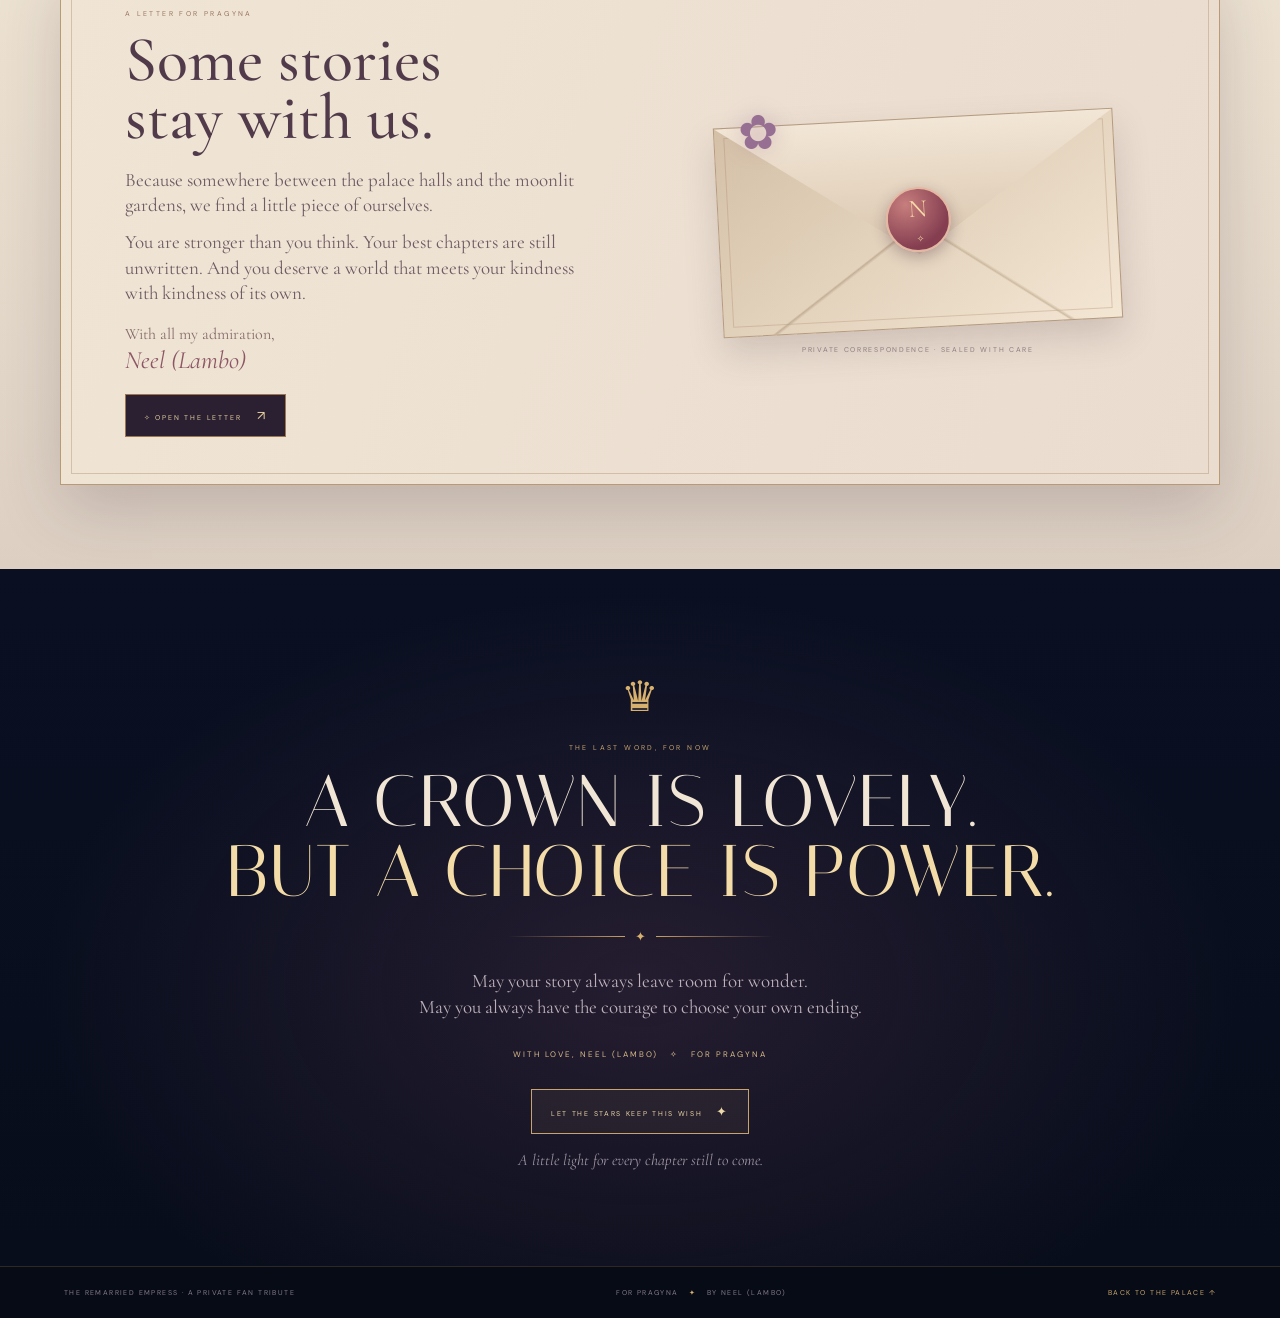
<file: moonlit-empress/index.html>
<!doctype html>
<html lang="en"><head>
<meta charset="utf-8"><meta name="viewport" content="width=device-width,initial-scale=1">
<meta name="theme-color" content="#080d20"><meta name="description" content="A moonlit royal tribute for Pragyna, inspired by The Remarried Empress. Made by Neel (Lambo).">
<title>The Remarried Empress — For Pragyna</title>
<link rel="preconnect" href="https://fonts.googleapis.com"><link rel="preconnect" href="https://fonts.gstatic.com" crossorigin>
<link href="https://fonts.googleapis.com/css2?family=Cormorant+Garamond:ital,wght@0,400;0,500;0,600;0,700;1,400;1,500;1,600&family=DM+Sans:wght@400;500;600;700&family=Italiana&display=swap" rel="stylesheet">
<style>
:root{--ink:#080d20;--navy:#11182c;--plum:#30213d;--gold:#d8b16e;--gold2:#f3dca8;--cream:#f4ecde;--serif:'Cormorant Garamond',Georgia,serif;--display:'Italiana',Georgia,serif;--sans:'DM Sans',sans-serif}
*{box-sizing:border-box}html{scroll-behavior:smooth}body{margin:0;background:var(--ink);color:var(--cream);font-family:var(--sans);overflow-x:hidden}button,a{font:inherit}button{color:inherit}
.grain{position:fixed;inset:0;z-index:30;pointer-events:none;opacity:.08;background-image:url("data:image/svg+xml,%3Csvg viewBox='0 0 180 180' xmlns='http://www.w3.org/2000/svg'%3E%3Cfilter id='n'%3E%3CfeTurbulence type='fractalNoise' baseFrequency='.8' numOctaves='4' stitchTiles='stitch'/%3E%3C/filter%3E%3Crect width='100%25' height='100%25' filter='url(%23n)' opacity='.2'/%3E%3C/svg%3E")}
#stars{position:fixed;inset:0;z-index:-1;pointer-events:none}.star{position:absolute;width:2px;height:2px;border-radius:50%;background:#f8e6c7;opacity:var(--o);box-shadow:0 0 8px #e7ca8f;animation:twinkle var(--d) infinite ease-in-out}@keyframes twinkle{50%{opacity:.1;transform:scale(.5)}}
.topbar{height:76px;padding:0 clamp(18px,5vw,80px);display:flex;align-items:center;justify-content:space-between;gap:25px;background:#080d1be8;border-bottom:1px solid #d1aa6838;position:relative;z-index:5;backdrop-filter:blur(14px)}
.brand{display:flex;align-items:center;gap:11px;text-decoration:none;color:#e8c886;font:12px var(--display);letter-spacing:1.8px;white-space:nowrap}.brand-crown{font-size:29px;color:var(--gold)}.brand small{display:block;font:7px var(--sans);letter-spacing:1.7px;color:#978b9e;margin-top:4px}
nav{display:flex;align-items:center;gap:clamp(14px,2.8vw,38px)}nav a{font-size:8px;letter-spacing:1.7px;text-decoration:none;color:#c0b5bd;position:relative;padding:8px 0;transition:.25s}nav a:after{content:"";position:absolute;left:50%;right:50%;bottom:0;height:1px;background:var(--gold);transition:.25s}nav a:hover,nav a.active{color:var(--gold2)}nav a:hover:after,nav a.active:after{left:0;right:0}
.seal-link{width:42px;height:42px;border:1px solid #d7b57480;border-radius:50%;display:grid;place-items:center;text-decoration:none;color:var(--gold2);font-size:20px;flex:0 0 auto}.menu-toggle{display:none;background:transparent;border:1px solid #d8b16e66;color:var(--gold2);width:40px;height:36px;font-size:18px;cursor:pointer}
.hero{min-height:735px;height:calc(100svh - 76px);max-height:950px;position:relative;display:flex;align-items:center;overflow:hidden;background:radial-gradient(ellipse at 72% 38%,#3d294a 0,transparent 43%),linear-gradient(110deg,#0b1124 0%,#10172a 60%,#11192d 100%)}
.hero-image{position:absolute;inset:0 0 0 auto;width:67%;background:url('./assets/hero.webp') center 42%/cover no-repeat;opacity:.98;mask-image:linear-gradient(90deg,transparent 0%,#000 22%,#000 88%,transparent 100%)}
.hero-shade{position:absolute;inset:0;background:linear-gradient(90deg,#080d20 0%,#080d20f2 28%,#080d2070 52%,transparent 75%),linear-gradient(0deg,#080d20 0%,transparent 20%,transparent 83%,#080d2088 100%)}
.hero-copy{position:relative;z-index:2;width:min(620px,51%);margin-left:clamp(32px,8.5vw,140px);padding:40px 0 70px}
.kicker{font-size:7px;letter-spacing:2.2px;color:#b89c77;display:flex;align-items:center;gap:10px}.kicker span{width:24px;height:1px;background:#b48d62}
.script-line{font:italic 24px var(--serif);color:#e3cda9;margin:48px 0 4px}.hero h1{font:clamp(65px,8vw,116px)/.88 var(--display);letter-spacing:1px;color:#f1d29a;font-weight:400;margin:0;text-shadow:0 8px 45px #000a}
.rule,.heading-rule,.final-rule{display:flex;align-items:center;gap:10px;margin:23px 0 25px;width:320px}.rule i,.heading-rule i,.final-rule i{height:1px;flex:1;background:linear-gradient(90deg,transparent,#c89e63)}.rule i:last-child,.heading-rule i:last-child,.final-rule i:last-child{background:linear-gradient(90deg,#c89e63,transparent)}.rule span,.heading-rule span,.final-rule span{color:var(--gold);font-size:13px}
.hero-quote{font:20px/1.28 var(--serif);color:#e9dece;margin:0 0 18px;max-width:440px}.hero-quote.second{font-size:18px;color:#c0b5bd}
.gold-button{margin-top:18px;padding:14px 21px;background:#171629a8;border:1px solid #d4ab6b;color:#f1d5a1;display:flex;align-items:center;gap:15px;font-size:8px;letter-spacing:2px;cursor:pointer;transition:.3s;box-shadow:0 10px 26px #05081270}.gold-button:hover{background:#d7b477;color:#1d1721;transform:translateY(-3px);box-shadow:0 0 35px #d6b47755}.gold-button span{width:23px;height:23px;border-radius:50%;display:grid;place-items:center;background:#7c4253;color:#f8e0af;font-size:14px}.gold-button b{font-size:15px;font-weight:400}
.hero-credit{margin-top:28px;font-size:7px;letter-spacing:2px;color:#8f8997}.hero-credit span{color:#dbb877;padding:0 7px}.hero-credit small{color:#d0ae78;font-size:7px}.hero-vertical{position:absolute;right:24px;top:35%;writing-mode:vertical-rl;font-size:7px;letter-spacing:2px;color:#d8bd8b;z-index:2}.hero-bottom{position:absolute;bottom:24px;left:6%;right:6%;display:flex;justify-content:space-between;color:#887e8d;font-size:7px;letter-spacing:1.7px;z-index:2}.hero-ornament{position:absolute;bottom:-35px;right:7%;font:180px var(--serif);color:#d5b57914;transform:scaleX(-1)}
.section{padding:100px max(24px,calc((100% - 1160px)/2))}
.welcome{background:linear-gradient(180deg,#090e20,#0e1427);padding-top:60px;padding-bottom:90px}
.ornate{position:relative;border:1px solid #b48b5e;border-radius:3px;background:linear-gradient(105deg,#11182b,#13182c 52%,#111627);box-shadow:0 24px 55px #0007,inset 0 0 45px #d3ab6b0a}.ornate:before{content:"";position:absolute;inset:8px;border:1px solid #d8b77a35;pointer-events:none}
.welcome-frame{min-height:325px;padding:37px 58px;display:grid;grid-template-columns:1fr 1fr 1fr;align-items:center;gap:25px}
.welcome-copy{text-align:center;position:relative;z-index:2}.eyebrow{font-size:7px;letter-spacing:2.4px;color:#c9a66f;margin:0 0 13px}.welcome-copy h2{font:clamp(40px,4.5vw,57px)/.9 var(--display);letter-spacing:2px;color:var(--gold2);margin:0}
.mini-rule{display:flex;align-items:center;justify-content:center;gap:8px;margin:13px 0 18px;color:var(--gold);font-size:15px}.mini-rule i{width:50px;height:1px;background:#c9a66f77}.welcome-text{font:17px/1.32 var(--serif);color:#e5d9cf;margin:0}.welcome-text.last{margin-top:10px}.welcome-sign{font:italic 17px var(--serif);color:#d6c2ae;margin-top:18px}.welcome-sign span{color:var(--gold);font-size:14px;margin-left:6px}
.portrait-stage{height:265px;position:relative;display:flex;justify-content:center;align-items:center}.portrait-halo{position:absolute;width:250px;height:250px;border:1px solid #d6b77c9a;border-radius:50%;box-shadow:0 0 40px #d7b77a29,inset 0 0 25px #d7b77a16}.portrait-halo:before,.portrait-halo:after{content:"";position:absolute;inset:8px;border:1px dashed #d7b77a70;border-radius:50%}.portrait-halo:after{inset:-13px;border-style:solid;border-color:#d7b77a37}
.portrait-circle{width:205px;height:205px;border-radius:50%;overflow:hidden;background:url('./assets/portrait.webp') center 32%/cover no-repeat;border:5px solid #c6a36e;box-shadow:0 0 0 5px #192039,0 0 45px #e2bd8050;position:relative}.portrait-circle:after{content:"";position:absolute;inset:0;background:linear-gradient(180deg,transparent 48%,#0d1428a8)}.portrait-crown{position:absolute;z-index:2;top:8px;left:50%;transform:translateX(-50%);color:#f5d89d;text-shadow:0 0 10px #000;font-size:25px}
.portrait-flower{position:absolute;color:#d8b77b;text-shadow:0 0 15px #e3c68c80}.flower-one{left:5%;bottom:12%;font-size:34px}.flower-two{right:4%;top:15%;font-size:26px}.portrait-caption{position:absolute;bottom:-8px;color:#c1a174;font-size:7px;letter-spacing:2px}
.quote-copy{text-align:center;position:relative;padding:12px 8px}.quote-mark{font:65px var(--serif);line-height:.5;color:#d5b37e;opacity:.75}.quote-copy p{font:italic 21px/1.2 var(--serif);color:#eadbc8;margin:6px 0}.quote-copy .highlight{color:var(--gold2);font-size:24px}.quote-attribution{font-size:7px;letter-spacing:1.7px;color:#a89ba2;margin-top:17px}.quote-flourish{color:#c49a67;margin-top:14px;letter-spacing:8px}
.story{background:linear-gradient(180deg,#101426,#111b2e 90%);position:relative}.story:before,.gallery:before{content:"";position:absolute;inset:0;pointer-events:none;background:radial-gradient(ellipse at 50% 0%,#58405225,transparent 50%)}
.heading{text-align:center;max-width:720px;margin:0 auto 55px;position:relative}.heading h2{font:clamp(40px,5vw,62px)/.95 var(--display);color:#f2e5d3;letter-spacing:2px;margin:13px 0}.heading h2 em{font-style:normal;color:var(--gold2)}.heading-rule{margin:18px auto;width:220px}.heading>p:last-child{font:18px/1.38 var(--serif);color:#bcb1b5;margin:0}
.story-panels{display:grid;grid-template-columns:repeat(3,1fr);gap:18px}.story-panel{background:linear-gradient(160deg,#191c31,#171a2d);border:1px solid #9e7e645c;box-shadow:0 16px 35px #03061170;display:grid;grid-template-columns:1fr 1fr;min-height:295px;overflow:hidden;position:relative}.story-panel:before{content:"";position:absolute;inset:7px;border:1px solid #d4b17d20;pointer-events:none;z-index:1}
.panel-art{position:relative;min-height:295px;overflow:hidden;background:url('./assets/gallery.webp') 0% center/500% 100% no-repeat}.panel-art:after{content:"";position:absolute;inset:0;background:linear-gradient(90deg,transparent,#111729a8)}.panel-crown{position:absolute;top:15px;left:15px;color:#f0d39a;font-size:25px;z-index:2}.panel-number{position:absolute;bottom:13px;left:14px;font:26px var(--display);color:#e2c48f;z-index:2}
.panel-journey .panel-art{background-position:25% center;filter:none}.panel-future .panel-art{background-position:50% center;filter:none}.panel-moon{position:absolute;width:65px;height:65px;top:26px;right:24px;background:#ead8b5;border-radius:50%;box-shadow:0 0 45px #f0d8a080;z-index:2}.panel-flower{position:absolute;bottom:40px;right:17px;font-size:48px;color:#d8a0a5;z-index:2}.future-sun{position:absolute;width:85px;height:85px;top:42px;right:20px;border-radius:50%;background:radial-gradient(circle,#fff1c3,#c48d7d);box-shadow:0 0 55px #e6b27a7a;z-index:2}
.panel-content{padding:28px 22px 20px;position:relative;z-index:2;display:flex;flex-direction:column;align-items:flex-start}.panel-kicker{font-size:7px;letter-spacing:1.5px;color:#b99769;margin:0 0 12px}.panel-content h3{font:600 28px/.95 var(--serif);color:#f2e5d4;margin:0}.panel-content h3 em{font-weight:500;color:var(--gold2)}.panel-content>p:not(.panel-kicker){font:15px/1.35 var(--serif);color:#b9afb3;margin:13px 0 18px}.panel-link{margin-top:auto;padding:9px 0;border:0;border-top:1px solid #d1ab6b58;background:transparent;color:#d6b77c;font-size:7px;letter-spacing:1.4px;cursor:pointer;width:100%;text-align:left}.panel-link span{float:right;font-size:13px}.panel-link:hover{color:#fff0d2}
.gallery{background:linear-gradient(180deg,#0b1021,#101528);position:relative;overflow:hidden}.gallery-grid{display:grid;grid-template-columns:repeat(5,1fr);gap:13px;position:relative;z-index:1}
.gallery-card{border:1px solid #b28e5a88;background:#141a2c;padding:0 0 18px;min-width:0;text-align:center;cursor:pointer;position:relative;overflow:hidden;transition:.35s;box-shadow:0 14px 28px #03061180}.gallery-card:before{content:"";position:absolute;inset:6px;border:1px solid #d6b47a22;z-index:2;pointer-events:none}.gallery-card:hover{transform:translateY(-8px);border-color:#ead09a;box-shadow:0 22px 38px #020612a8}
.gallery-art{height:225px;display:block;position:relative;background-image:url('./assets/gallery.webp');background-size:500% 100%;background-position:0% center;background-repeat:no-repeat;transition:.35s}.gallery-art:after{content:"";position:absolute;inset:0;background:linear-gradient(180deg,transparent 30%,#0c1325e8 100%)}.gallery-two .gallery-art{background-position:25% center;filter:none}.gallery-three .gallery-art{background-position:50% center;filter:none}.gallery-four .gallery-art{background-position:75% center;filter:none}.gallery-five .gallery-art{background-position:100% center;filter:none}
.gallery-label{display:block;font-size:6px;letter-spacing:1.4px;color:#d1b27d;margin:15px 8px 10px;position:relative;z-index:3}.gallery-caption{display:block;font:600 23px/.98 var(--serif);color:#efe2d1;min-height:52px;position:relative;z-index:3}.gallery-caption em{color:var(--gold2);font-weight:500}.gallery-open{display:inline-block;border:1px solid #9f7f5d;color:#d9be8d;font-size:7px;letter-spacing:1.4px;padding:9px 13px;margin-top:14px;position:relative;z-index:3}.gallery-note{text-align:center;color:#887b8a;font-size:7px;letter-spacing:2px;margin-top:25px}
.letter-section{background:linear-gradient(180deg,#f0e6d5,#ddd0c3);color:#3f3241;position:relative;overflow:hidden;padding-top:84px;padding-bottom:84px}.letter-card{background:linear-gradient(110deg,#f0e5d5,#eadccf);border:1px solid #b89a77;padding:47px 5.5%;display:grid;grid-template-columns:1.02fr .98fr;gap:6%;align-items:center;position:relative;box-shadow:0 25px 60px #33223430;min-height:385px}.letter-card:before{content:"";position:absolute;inset:10px;border:1px solid #ab8d6c6b;pointer-events:none}
.letter-copy{position:relative;z-index:1}.letter-copy .eyebrow{color:#98745c}.letter-copy h2{font:500 clamp(43px,5vw,64px)/.9 var(--serif);color:#513b4b;margin:12px 0 20px}.letter-copy>p:not(.eyebrow){font:19px/1.35 var(--serif);color:#6f5b63;max-width:465px;margin:0 0 11px}.letter-sign{font:16px/1.3 var(--serif);color:#856b69;margin-top:18px}.letter-sign em{font:italic 25px var(--serif);color:#8c5664}.letter-button{margin-top:19px;background:#2a2032;color:#e7cf9d;border:1px solid #9c764f;padding:12px 18px;font-size:7px;letter-spacing:1.8px;cursor:pointer;transition:.3s}.letter-button:hover{background:#8b5960;color:#fff0df}.letter-button span{margin-left:12px;font-size:13px}
.letter-art{height:265px;position:relative;display:flex;align-items:center;justify-content:center}.envelope{width:min(100%,400px);height:210px;background:linear-gradient(145deg,#d4c0a7,#f3e6d3);box-shadow:0 16px 35px #4d39422e;position:relative;transform:rotate(-3deg);border:1px solid #b59a7e}.envelope:before{content:"";position:absolute;inset:9px;border:1px solid #ad8a6f5b}.envelope:after{content:"";position:absolute;inset:0;background:linear-gradient(145deg,transparent 49.6%,#b8a188 50%,transparent 50.7%),linear-gradient(35deg,transparent 49.6%,#c2ac91 50%,transparent 50.7%);opacity:.7}.envelope-flap{position:absolute;left:0;right:0;top:0;height:65%;background:linear-gradient(180deg,#f2e6d6,#d9c5ad);clip-path:polygon(0 0,100% 0,50% 100%);z-index:2;filter:drop-shadow(0 3px 4px #523c3926)}.envelope-seal{position:absolute;z-index:3;width:65px;height:65px;left:calc(50% - 32px);top:calc(48% - 32px);display:grid;place-items:center;background:radial-gradient(circle at 30% 25%,#c77e7d,#843e50 70%);border-radius:50%;border:2px solid #e4b7a2;color:#f7dba7;font:25px var(--serif);box-shadow:0 5px 15px #44233655}.envelope-seal span{font-size:9px;margin-left:3px}.letter-flowers{position:absolute;top:10px;left:12%;font-size:48px;color:#976f93;text-shadow:0 0 20px #9b719166;z-index:1}.letter-ribbon{position:absolute;bottom:2px;text-align:center;font-size:7px;letter-spacing:1.7px;color:#8e7c80}
.finale{padding:100px 25px 80px;text-align:center;background:radial-gradient(ellipse at 50% 60%,#49304770,transparent 66%),linear-gradient(180deg,#0a1022,#080d1b);position:relative;overflow:hidden}.finale-crown{font-size:42px;color:var(--gold);margin-bottom:19px}.finale .eyebrow{color:#c9a66f}.finale h2{font:500 clamp(40px,6vw,73px)/.96 var(--display);color:#f1e5d5;letter-spacing:1px;margin:14px 0}.finale h2 em{font-style:normal;color:var(--gold2)}.final-rule{margin:22px auto 23px;width:265px}.finale>p:not(.eyebrow):not(.final-message){font:19px/1.4 var(--serif);color:#bdb1ba}.finale-sign{color:#d9bd89;font-size:8px;letter-spacing:2px;margin-top:28px}.finale-sign span{color:#f1d49a;margin:0 8px}
.send-wish{margin-top:30px;border:1px solid #c7a36e;background:#c7a36e12;color:#edd8ab;padding:13px 19px;font-size:7px;letter-spacing:1.7px;cursor:pointer;transition:.3s}.send-wish:hover{background:#d4b477;color:#201a27;box-shadow:0 0 25px #d2ac7147}.send-wish span{margin-left:10px;font-size:13px}.final-message{font:italic 16px var(--serif);color:#9e93a3;margin-top:16px}
footer{padding:21px clamp(20px,5vw,78px);display:flex;justify-content:space-between;gap:14px;flex-wrap:wrap;background:#070b16;border-top:1px solid #c8a36b31;color:#847b89;font-size:7px;letter-spacing:1.4px}footer i{font-style:normal;color:var(--gold);padding:0 7px}footer a{color:#c9a66f;text-decoration:none}
.modal{position:fixed;inset:0;z-index:50;display:none;align-items:center;justify-content:center;padding:22px}.modal.show{display:flex}.modal-backdrop{position:absolute;inset:0;background:#03050cdb;backdrop-filter:blur(8px)}.modal-card{position:relative;z-index:1;max-width:540px;width:100%;padding:48px 42px 38px;text-align:center;background:linear-gradient(145deg,#f0e6d6,#dfd0c2);color:#513b48;border:1px solid #ba9662;box-shadow:0 25px 90px #0009;animation:modalIn .35s ease}.modal-card:before{content:"";position:absolute;inset:9px;border:1px solid #ac8a6c66;pointer-events:none}@keyframes modalIn{from{opacity:0;transform:translateY(15px) scale(.98)}to{opacity:1;transform:none}}.modal-close{position:absolute;top:11px;right:15px;border:0;background:transparent;color:#785a5b;font-size:25px;cursor:pointer}.modal-crown{font-size:35px;color:#a77b58}.modal-card .eyebrow{color:#9b785e;margin-top:16px}.modal-card h3{font:600 38px/1 var(--serif);color:#614252;margin:12px 0}.modal-card>p:last-of-type{font:20px/1.4 var(--serif);color:#765e64}.modal-action{border:1px solid #98735f;background:transparent;color:#795660;padding:11px 17px;font-size:7px;letter-spacing:1.7px;cursor:pointer}.modal-action span{margin-left:8px}
#sparkLayer{position:fixed;inset:0;z-index:40;pointer-events:none;overflow:hidden}.spark{position:absolute;width:4px;height:4px;border-radius:50%;background:var(--c);box-shadow:0 0 10px var(--c);animation:sparkAway var(--t) ease-out forwards}@keyframes sparkAway{to{transform:translate(var(--x),var(--y)) scale(.1);opacity:0}}
@media(max-width:900px){.topbar{padding:0 20px}.topbar nav{gap:14px}.topbar nav a{font-size:7px;letter-spacing:1px}.brand{font-size:10px}.hero-copy{width:55%;margin-left:6%}.hero h1{font-size:72px}.welcome-frame{padding:35px 28px;gap:12px}.gallery-grid{grid-template-columns:repeat(5,minmax(0,1fr));gap:8px}.gallery-art{height:185px}.gallery-caption{font-size:19px}.story-panel{grid-template-columns:.9fr 1.1fr}.panel-content{padding:22px 16px}}
@media(max-width:680px){.topbar{height:65px;padding:0 16px}.brand{font-size:9px;letter-spacing:1px}.brand-crown{font-size:25px}.brand small{font-size:6px}.menu-toggle{display:block;margin-left:auto}.seal-link{width:35px;height:35px;font-size:17px}.topbar nav{display:none;position:absolute;top:65px;left:0;right:0;padding:20px;background:#0c1123f5;border-bottom:1px solid #d5b57966;flex-direction:column;align-items:center;gap:18px}.topbar nav.open{display:flex}.topbar nav a{font-size:9px}
.hero{height:auto;min-height:780px;display:flex;align-items:flex-start;padding:65px 22px 80px}.hero-image{width:100%;background-position:62% center;opacity:.85}.hero-shade{background:linear-gradient(90deg,#080d20f2 0%,#080d20d9 45%,#080d2045 100%),linear-gradient(0deg,#080d20 0%,transparent 30%,transparent 70%,#080d20a0)}.hero-copy{width:100%;margin:0;padding-top:85px}.kicker{font-size:6px;letter-spacing:1.3px;white-space:normal;max-width:320px}.kicker span{width:12px}.script-line{font-size:21px;margin-top:40px}.hero h1{font-size:clamp(64px,16vw,90px)}.hero-quote{font-size:19px}.hero-quote.second{font-size:17px}.hero-vertical{right:12px;top:38%;font-size:6px}.hero-bottom{font-size:6px;letter-spacing:1px;left:5%;right:5%}
.section{padding:75px 18px}.welcome{padding-top:30px}.welcome-frame{grid-template-columns:1fr;gap:30px;padding:38px 25px 35px}.welcome-copy{order:1}.portrait-stage{order:2;height:230px}.portrait-halo{width:215px;height:215px}.portrait-circle{width:178px;height:178px}.quote-copy{order:3;padding:0 5px 8px}.quote-copy p{font-size:19px}
.story-panels{grid-template-columns:1fr;gap:15px}.story-panel{grid-template-columns:.9fr 1.1fr;min-height:265px}.panel-art{min-height:265px}.panel-content{padding:24px 20px}.panel-content h3{font-size:28px}.panel-content>p:not(.panel-kicker){font-size:16px}.heading{margin-bottom:35px}.heading h2{font-size:42px}.heading>p:last-child{font-size:17px}
.gallery-grid{grid-template-columns:repeat(2,1fr);gap:12px}.gallery-card:last-child{grid-column:1/-1;max-width:calc(50% - 6px);justify-self:center;width:100%}.gallery-art{height:200px}.gallery-caption{font-size:21px}.gallery-card:last-child .gallery-art{height:175px}
.letter-card{grid-template-columns:1fr;padding:33px 25px 35px;gap:22px}.letter-copy h2{font-size:50px}.letter-copy>p:not(.eyebrow){font-size:18px}.letter-art{height:220px}.envelope{height:165px}.letter-flowers{top:0;left:7%}
.finale{padding:78px 20px 65px}.finale h2{font-size:clamp(38px,10vw,57px)}.finale>p:not(.eyebrow):not(.final-message){font-size:18px}footer{justify-content:center;text-align:center;font-size:6px;letter-spacing:1px}footer span:first-child{width:100%}.modal-card{padding:43px 27px 32px}.modal-card h3{font-size:34px}.modal-card>p:last-of-type{font-size:18px}}
@media(max-width:380px){.hero{min-height:760px}.kicker{font-size:5.5px}.story-panel{grid-template-columns:.82fr 1.18fr}.panel-content{padding:20px 13px}.panel-content h3{font-size:25px}.panel-content>p:not(.panel-kicker){font-size:14px}.gallery-art{height:165px}.gallery-label{font-size:5.5px}.gallery-caption{font-size:18px}}
@media(prefers-reduced-motion:reduce){*,*:before,*:after{scroll-behavior:auto!important;animation-duration:.01ms!important;transition-duration:.01ms!important}}
</style></head>
<body>
<div class="grain"></div><div class="starfield" id="stars"></div>
<header class="topbar"><a class="brand" href="#home"><span class="brand-crown">♛</span><span>THE REMARRIED EMPRESS<small>A MOONLIT ROYAL TRIBUTE</small></span></a>
<button class="menu-toggle" id="menuToggle" aria-label="Open navigation" aria-expanded="false">☰</button>
<nav id="nav"><a href="#home" class="active">HOME</a><a href="#empress">THE EMPRESS</a><a href="#story">THE STORY</a><a href="#gallery">GALLERY</a><a href="#letter">A LETTER FOR YOU</a></nav>
<a class="seal-link" href="#letter" aria-label="Open the letter">♛</a></header>
<main>
<section class="hero" id="home"><div class="hero-image"></div><div class="hero-shade"></div><div class="hero-copy">
<div class="kicker"><span></span> A STORY OF GRACE, COURAGE & SECOND CHANCES <span></span></div>
<p class="script-line">A royal world, imagined for</p><h1>PRAGYNA</h1><div class="rule"><i></i><span>✦</span><i></i></div>
<p class="hero-quote">Even in a world that tried to write her ending,<br>she chose to write her own.</p>
<p class="hero-quote second">And in doing so, she became the empress<br>of a story no one could take from her.</p>
<button class="gold-button" id="enterWorld"><span>✧</span> ENTER HER WORLD <b>↗</b></button>
<div class="hero-credit">PREPARED WITH CARE <span>✦</span> BY NEEL <small>(LAMBO)</small></div></div>
<div class="hero-vertical">THE WESTERN PALACE · UNDER A SILVER MOON</div><div class="hero-bottom"><span>NO. 002 · THE IMPERIAL COLLECTION</span><span>SCROLL TO DISCOVER HER WORLD ↓</span></div><div class="hero-ornament">❧</div></section>

<section class="section welcome" id="empress"><div class="ornate welcome-frame">
<div class="welcome-copy"><p class="eyebrow">WELCOME, MY EMPRESS</p><h2>PRAGYNA</h2><div class="mini-rule"><i></i><span>♛</span><i></i></div><p class="welcome-text">A queen is not born only from a crown.<br>She is shaped by the storms she survives,<br>the choices she makes,<br>and the kindness she keeps.</p><p class="welcome-text last">This is your world now.<br>And it is beautiful.</p><div class="welcome-sign">— NEEL (LAMBO) <span>✧</span></div></div>
<div class="portrait-stage"><div class="portrait-halo"></div><div class="portrait-circle"><span class="portrait-crown">♛</span></div><div class="portrait-flower flower-one">✿</div><div class="portrait-flower flower-two">✿</div><div class="portrait-caption">HER MAJESTY · PRAGYNA</div></div>
<div class="quote-copy"><span class="quote-mark">“</span><p>They thought a new chapter<br>would make her story smaller.</p><p class="highlight">But she became<br>the whole empire.</p><div class="quote-attribution">— A THOUGHT FOR THE EMPRESS</div><div class="quote-flourish">✧ ❧ ✧</div></div>
</div></section>

<section class="section story" id="story"><div class="heading"><p class="eyebrow">A TALE THAT STAYS WITH THE HEART</p><h2>THE REMARRIED <em>EMPRESS</em></h2><div class="heading-rule"><i></i><span>✧</span><i></i></div><p>Power. Grace. Independence.<br>A story about knowing your worth — and having the courage to choose your own tomorrow.</p></div>
<div class="story-panels">
<article class="story-panel"><div class="panel-art"><span class="panel-crown">♛</span><span class="panel-number">01</span></div><div class="panel-content"><p class="panel-kicker">THE EMPRESS</p><h3>Grace is<br><em>her own power.</em></h3><p>Her strength was never just in the throne she held, but in the dignity she carried.</p><button class="panel-link" data-message="A reminder for Pragyna: elegance is not weakness. Real grace is knowing your worth, even when the room forgets it.">DISCOVER HER <span>↗</span></button></div></article>
<article class="story-panel panel-journey"><div class="panel-art"><span class="panel-moon"></span><span class="panel-flower">✿</span><span class="panel-number">02</span></div><div class="panel-content"><p class="panel-kicker">THE JOURNEY</p><h3>From pain<br><em>to possibility.</em></h3><p>Every ending can become a doorway when you dare to keep walking.</p><button class="panel-link" data-message="Some chapters hurt. But they do not get to define the entire book. The next page can still be luminous.">READ THE STORY <span>↗</span></button></div></article>
<article class="story-panel panel-future"><div class="panel-art"><span class="future-sun"></span><span class="panel-number">03</span></div><div class="panel-content"><p class="panel-kicker">THE FUTURE</p><h3>A new reign.<br><em>A new beginning.</em></h3><p>Not a replacement. Not a consolation. A life chosen with an open heart.</p><button class="panel-link" data-message="May Pragyna's future be full of doors she is excited to open, places where she feels at home, and people who celebrate her without asking her to dim.">SEE HER FUTURE <span>↗</span></button></div></article>
</div></section>

<section class="section gallery" id="gallery"><div class="heading"><p class="eyebrow">A FEW FAVOURITE PIECES OF THE IMPERIAL WORLD</p><h2>THE ROYAL <em>GALLERY</em></h2><div class="heading-rule"><i></i><span>❧</span><i></i></div><p>Five little windows into a world of crowns, choices, devotion and destiny.</p></div>
<div class="gallery-grid">
<button class="gallery-card gallery-one" data-title="The Empress" data-copy="Composed, observant, and never defined by a single chapter. This portrait honours the quiet strength at the centre of the story."><span class="gallery-art"></span><span class="gallery-label">01 · THE EMPRESS</span><span class="gallery-caption">Her choices.<br><em>Her power.</em></span><span class="gallery-open">VIEW ART ✧</span></button>
<button class="gallery-card gallery-two" data-title="The Promise" data-copy="A moment of tenderness in a grand and complicated world. May love always feel like a meeting of equals."><span class="gallery-art"></span><span class="gallery-label">02 · THE PROMISE</span><span class="gallery-caption">A love that<br><em>respects her crown.</em></span><span class="gallery-open">VIEW ART ✧</span></button>
<button class="gallery-card gallery-three" data-title="The Palace" data-copy="Golden halls, moonlit windows, and a thousand stories carried quietly through the palace corridors."><span class="gallery-art"></span><span class="gallery-label">03 · THE PALACE</span><span class="gallery-caption">Where legends<br><em>learn to bloom.</em></span><span class="gallery-open">VIEW ART ✧</span></button>
<button class="gallery-card gallery-four" data-title="The Crown" data-copy="A crown is a symbol. The woman who wears it is the meaning. Her courage is the real ornament."><span class="gallery-art"></span><span class="gallery-label">04 · THE CROWN</span><span class="gallery-caption">Not given.<br><em>Earned in spirit.</em></span><span class="gallery-open">VIEW ART ✧</span></button>
<button class="gallery-card gallery-five" data-title="The New Dawn" data-copy="The brightest part of a story may begin after the page everyone thought was the end."><span class="gallery-art"></span><span class="gallery-label">05 · THE NEW DAWN</span><span class="gallery-caption">A second chance.<br><em>A whole new sky.</em></span><span class="gallery-open">VIEW ART ✧</span></button>
</div><div class="gallery-note">A FAN-MADE VISUAL TRIBUTE · CREATED ESPECIALLY FOR PRAGYNA</div></section>

<section class="section letter-section" id="letter"><div class="letter-card"><div class="letter-copy"><p class="eyebrow">A LETTER FOR PRAGYNA</p><h2>Some stories<br>stay with us.</h2><p>Because somewhere between the palace halls and the moonlit gardens, we find a little piece of ourselves.</p><p>You are stronger than you think. Your best chapters are still unwritten. And you deserve a world that meets your kindness with kindness of its own.</p><div class="letter-sign">With all my admiration,<br><em>Neel (Lambo)</em></div><button class="letter-button" id="openLetter">✧ OPEN THE LETTER <span>↗</span></button></div><div class="letter-art"><div class="letter-flowers">✿</div><div class="envelope"><div class="envelope-flap"></div><div class="envelope-seal">N<span>✧</span></div></div><div class="letter-ribbon">PRIVATE CORRESPONDENCE · SEALED WITH CARE</div></div></div></section>

<section class="finale"><div class="finale-crown">♛</div><p class="eyebrow">THE LAST WORD, FOR NOW</p><h2>A CROWN IS LOVELY.<br><em>BUT A CHOICE IS POWER.</em></h2><div class="final-rule"><i></i><span>✦</span><i></i></div><p>May your story always leave room for wonder.<br>May you always have the courage to choose your own ending.</p><div class="finale-sign">WITH LOVE, NEEL (LAMBO) <span>✧</span> FOR PRAGYNA</div><button id="sendWish" class="send-wish">LET THE STARS KEEP THIS WISH <span>✦</span></button><p class="final-message" id="finalMessage">A little light for every chapter still to come.</p></section>
</main>
<footer><span>THE REMARRIED EMPRESS · A PRIVATE FAN TRIBUTE</span><span>FOR PRAGYNA <i>✦</i> BY NEEL (LAMBO)</span><a href="#home">BACK TO THE PALACE ↑</a></footer>
<div class="modal" id="modal" aria-hidden="true"><div class="modal-backdrop" id="modalBackdrop"></div><div class="modal-card" role="dialog" aria-modal="true" aria-labelledby="modalTitle"><button class="modal-close" id="modalClose" aria-label="Close">×</button><div class="modal-crown">♛</div><p class="eyebrow" id="modalKicker">A PRIVATE NOTE</p><h3 id="modalTitle">A little message for you.</h3><p id="modalText"></p><button class="modal-action" id="modalOkay">KEEP THIS CLOSE <span>✧</span></button></div></div>
<div id="sparkLayer"></div>
<script>
(()=>{const $=s=>document.querySelector(s),stars=$("#stars");for(let i=0;i<95;i++){const s=document.createElement("i");s.className="star";s.style.left=Math.random()*100+"%";s.style.top=Math.random()*100+"%";s.style.setProperty("--o",(.2+Math.random()*.7).toFixed(2));s.style.setProperty("--d",(2+Math.random()*5)+"s");s.style.animationDelay=(-Math.random()*5)+"s";stars.appendChild(s)}
const nav=$("#nav"),toggle=$("#menuToggle");toggle.addEventListener("click",()=>{const opened=nav.classList.toggle("open");toggle.setAttribute("aria-expanded",String(opened));toggle.textContent=opened?"×":"☰"});nav.querySelectorAll("a").forEach(a=>a.addEventListener("click",()=>{nav.classList.remove("open");toggle.setAttribute("aria-expanded","false");toggle.textContent="☰"}));
$("#enterWorld").addEventListener("click",()=>{$("#empress").scrollIntoView({behavior:"smooth"});sparkle(innerWidth*.7,innerHeight*.4,22)});
const modal=$("#modal"),title=$("#modalTitle"),body=$("#modalText"),kicker=$("#modalKicker");function openModal(t,b,k="A PRIVATE NOTE"){title.textContent=t;body.textContent=b;kicker.textContent=k;modal.classList.add("show");modal.setAttribute("aria-hidden","false");document.body.style.overflow="hidden"}function closeModal(){modal.classList.remove("show");modal.setAttribute("aria-hidden","true");document.body.style.overflow=""}
$("#modalClose").addEventListener("click",closeModal);$("#modalOkay").addEventListener("click",closeModal);$("#modalBackdrop").addEventListener("click",closeModal);document.addEventListener("keydown",e=>{if(e.key==="Escape")closeModal()});
document.querySelectorAll(".panel-link").forEach(btn=>btn.addEventListener("click",()=>openModal(btn.textContent.replace("↗","").trim(),btn.dataset.message,"A PAGE FROM HER STORY")));document.querySelectorAll(".gallery-card").forEach(card=>card.addEventListener("click",()=>openModal(card.dataset.title,card.dataset.copy,"THE ROYAL GALLERY")));
$("#openLetter").addEventListener("click",()=>openModal("Dear Pragyna,","I made this little palace because I know how much this story means to you. I hope it reminds you of the parts worth carrying beyond its pages: dignity, courage, softness, and the freedom to choose a future that feels like your own. May you always be surrounded by people who see your worth without needing you to prove it. May your days be filled with beautiful little surprises, your dreams be given room to grow, and your heart always find its way back to peace. Your story is still unfolding, Pragyna. I hope the chapters ahead are extraordinary.\n\nWith love and a little royal mischief,\nNeel (Lambo)","A LETTER FROM NEEL (LAMBO)"));
$("#sendWish").addEventListener("click",()=>{$("#finalMessage").textContent="For Pragyna: may every new chapter bring the kind of wonder that makes you glad you turned the page. ✧";for(let i=0;i<6;i++)setTimeout(()=>sparkle(Math.random()*innerWidth,80+Math.random()*innerHeight*.7,28),i*190);$("#sendWish").textContent="WISH SENT TO THE STARS ✦"});
function sparkle(x,y,n=24){const layer=$("#sparkLayer"),colors=["#f4d99d","#e7b6b0","#fff3d4","#aabbd0","#d4a2b0"];for(let i=0;i<n;i++){const p=document.createElement("i"),a=Math.random()*Math.PI*2,d=35+Math.random()*125;p.className="spark";p.style.left=x+"px";p.style.top=y+"px";p.style.setProperty("--x",Math.cos(a)*d+"px");p.style.setProperty("--y",Math.sin(a)*d+"px");p.style.setProperty("--c",colors[Math.floor(Math.random()*colors.length)]);p.style.setProperty("--t",(.8+Math.random()*1.2)+"s");layer.appendChild(p);setTimeout(()=>p.remove(),2200)}}
const links=[...nav.querySelectorAll("a")];const sections=[...document.querySelectorAll("main section[id]")];const observer=new IntersectionObserver(entries=>entries.forEach(e=>{if(e.isIntersecting)links.forEach(a=>a.classList.toggle("active",a.getAttribute("href")==="#"+e.target.id))}),{rootMargin:"-35% 0px -55% 0px"});sections.forEach(s=>observer.observe(s));
})();
</script>
</body></html>
</file>
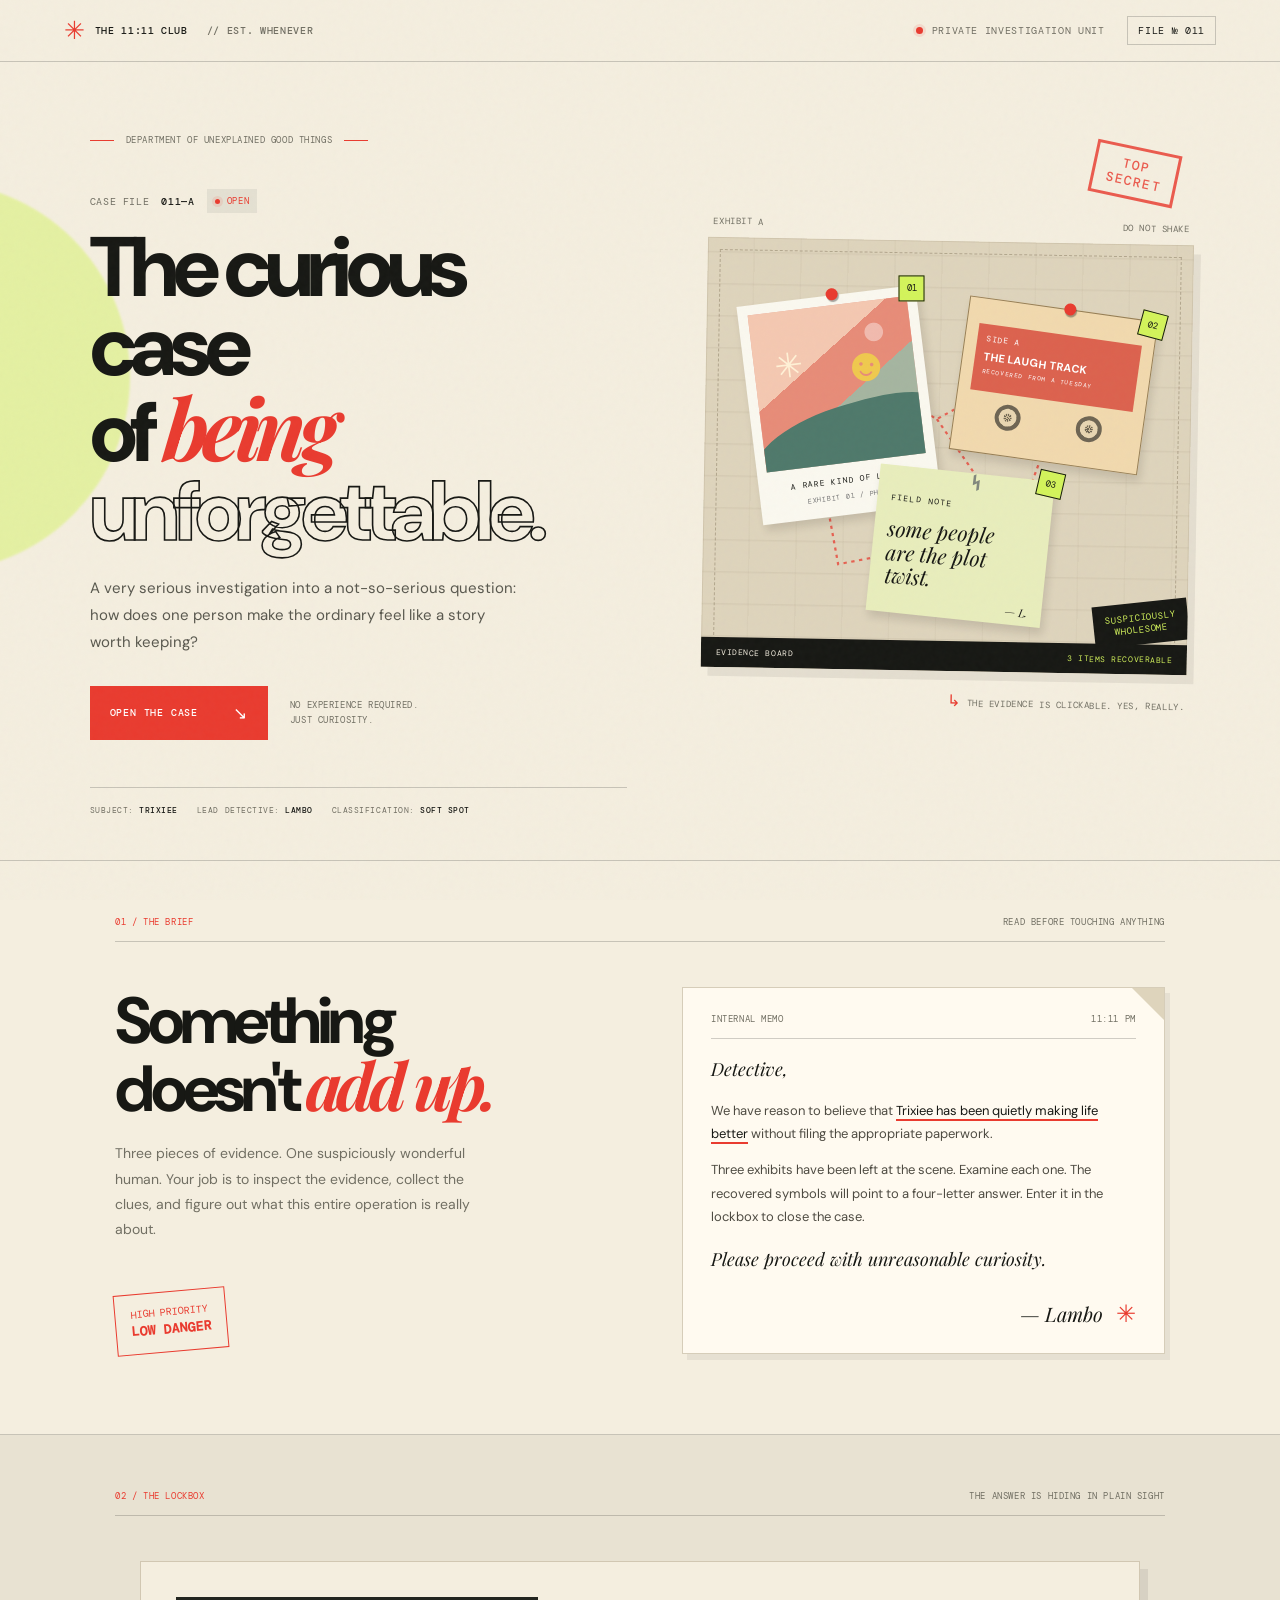
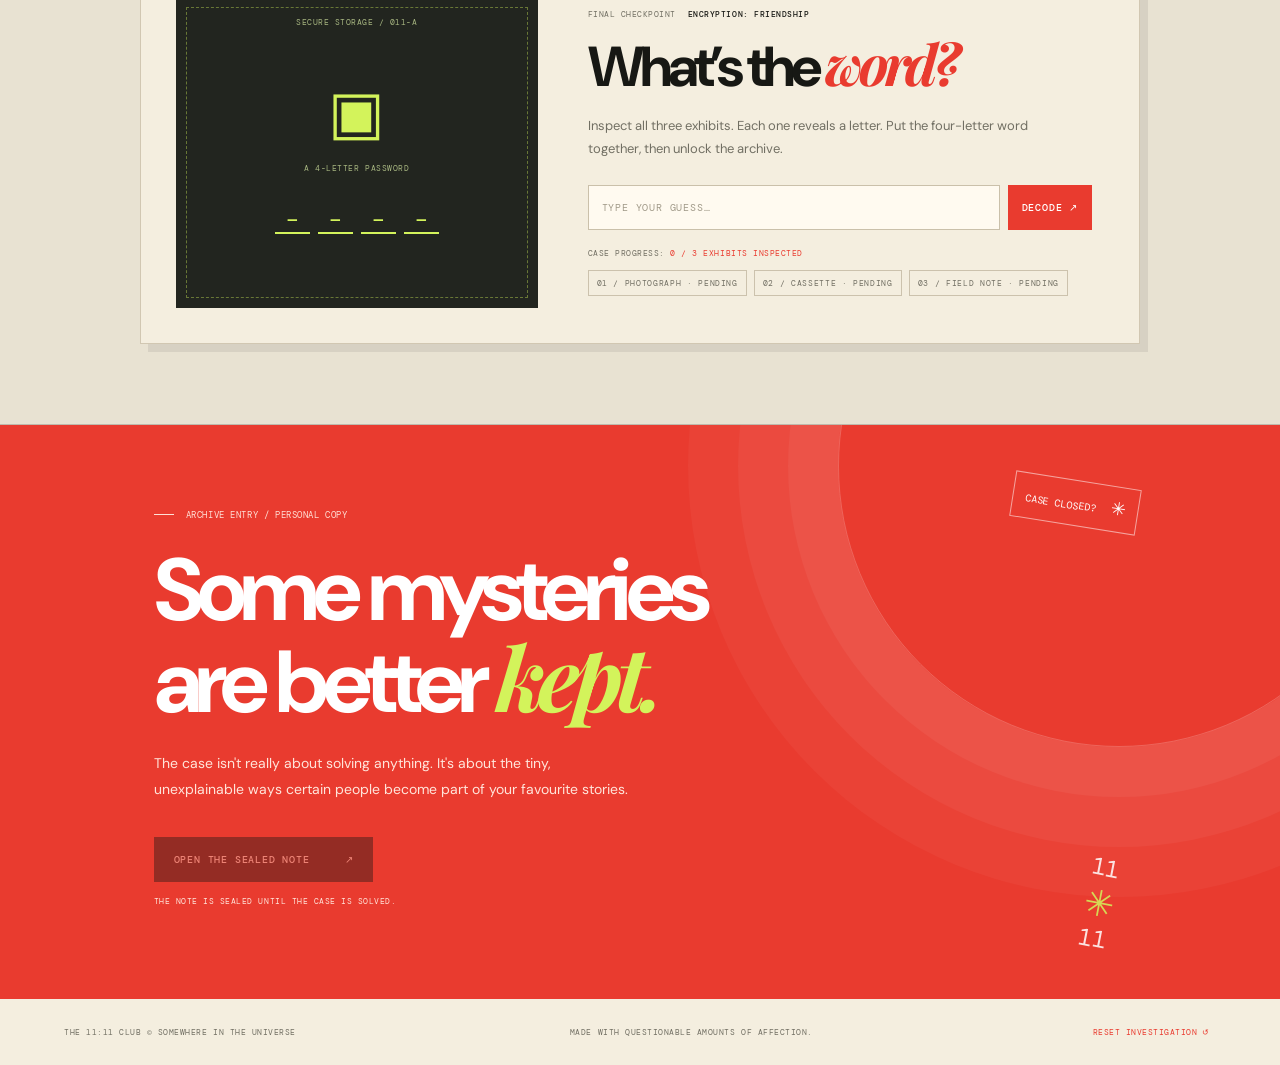
<file: the-1111-club/index.html>
<!doctype html>
<html lang="en">
<head>
<meta charset="utf-8">
<meta name="viewport" content="width=device-width, initial-scale=1">
<meta name="theme-color" content="#f4eedf">
<title>The 11:11 Club — Case 011</title>
<link rel="stylesheet" href="./style.css">
</head>
<body>
<div class="grain" aria-hidden="true"></div>
<header class="topbar">
  <a class="wordmark" href="#top" aria-label="The 11:11 Club home"><span class="seal">✳</span> THE 11:11 CLUB <span class="micro">// EST. WHENEVER</span></a>
  <div class="top-right"><span class="red-dot"></span> PRIVATE INVESTIGATION UNIT <span class="top-id">FILE № 011</span></div>
</header>
<main id="top">
  <section class="hero">
    <div class="hero-left">
      <div class="eyebrow"><span class="line"></span> DEPARTMENT OF UNEXPLAINED GOOD THINGS <span class="line"></span></div>
      <div class="case-stamp" aria-hidden="true">TOP<br>SECRET</div>
      <p class="file-label">CASE FILE <span>011—A</span> <span class="status-pill"><i></i> OPEN</span></p>
      <h1>The curious case<br>of <em>being</em><br><span class="outline">unforgettable.</span></h1>
      <p class="intro">A very serious investigation into a not-so-serious question: how does one person make the ordinary feel like a story worth keeping?</p>
      <div class="hero-actions"><button class="btn-primary" id="start-case">OPEN THE CASE <span>↘</span></button><span class="tiny-note">NO EXPERIENCE REQUIRED.<br>JUST CURIOSITY.</span></div>
      <div class="case-meta"><span>SUBJECT: <b>TRIXIEE</b></span><span>LEAD DETECTIVE: <b>LAMBO</b></span><span>CLASSIFICATION: <b>SOFT SPOT</b></span></div>
    </div>
    <div class="hero-right">
      <div class="board-label"><span>EXHIBIT A</span><span>DO NOT SHAKE</span></div>
      <div class="board" id="evidence-board">
        <svg class="red-thread" viewBox="0 0 430 410" preserveAspectRatio="none" aria-hidden="true"><path d="M80 95 L205 170 L335 90 L275 275 L120 310 L80 95 M205 170 L275 275 L335 90"/></svg>
        <button class="evidence polaroid" data-clue="photo" aria-label="Inspect the photograph">
          <span class="pin"></span><span class="photo-art"><span class="sun-face">☻</span><span class="photo-spark">✳</span><span class="photo-hill"></span></span>
          <span class="polaroid-caption">A RARE KIND OF LIGHT <small>EXHIBIT 01 / PHOTO</small></span>
          <span class="clue-badge">01</span>
        </button>
        <button class="evidence cassette" data-clue="tape" aria-label="Inspect the cassette">
          <span class="pin"></span><span class="cassette-label">SIDE A <b>THE LAUGH TRACK</b><small>RECOVERED FROM A TUESDAY</small></span><span class="cassette-wheels"><i></i><i></i></span><span class="clue-badge">02</span>
        </button>
        <button class="evidence note" data-clue="note" aria-label="Inspect the note">
          <span class="paperclip">⌁</span><span class="note-title">FIELD NOTE</span><span class="scribble">some people<br>are the plot twist.</span><span class="note-sign">— L.</span><span class="clue-badge">03</span>
        </button>
        <div class="board-tape">SUSPICIOUSLY<br>WHOLESOME</div>
        <div class="board-footer">EVIDENCE BOARD <span>3 ITEMS RECOVERABLE</span></div>
      </div>
      <p class="board-caption"><span>↳</span> THE EVIDENCE IS CLICKABLE. YES, REALLY.</p>
    </div>
  </section>

  <section class="mission" id="investigation">
    <div class="section-kicker"><span>01 / THE BRIEF</span><span>READ BEFORE TOUCHING ANYTHING</span></div>
    <div class="mission-grid">
      <div><h2>Something<br>doesn't <em>add up.</em></h2><p class="muted">Three pieces of evidence. One suspiciously wonderful human. Your job is to inspect the evidence, collect the clues, and figure out what this entire operation is really about.</p><div class="mission-stamp">HIGH PRIORITY<br><b>LOW DANGER</b></div></div>
      <div class="brief-card"><div class="brief-top"><span>INTERNAL MEMO</span><span>11:11 PM</span></div><p class="typed">Detective,</p><p>We have reason to believe that <span class="red-underline">Trixiee has been quietly making life better</span> without filing the appropriate paperwork.</p><p>Three exhibits have been left at the scene. Examine each one. The recovered symbols will point to a four-letter answer. Enter it in the lockbox to close the case.</p><p class="typed">Please proceed with unreasonable curiosity.</p><div class="memo-signature">— Lambo <span>✳</span></div></div>
    </div>
  </section>

  <section class="lock-section" id="lockbox">
    <div class="section-kicker"><span>02 / THE LOCKBOX</span><span>THE ANSWER IS HIDING IN PLAIN SIGHT</span></div>
    <div class="lock-card">
      <div class="lock-graphic"><div class="lock-top">SECURE STORAGE / 011-A</div><div class="lock-emoji" id="lock-icon">▣</div><div class="lock-hint">A 4-LETTER PASSWORD</div><div class="lock-slots" aria-label="Number of collected clues"><span id="slot1">_</span><span id="slot2">_</span><span id="slot3">_</span><span id="slot4">_</span></div></div>
      <div class="lock-content"><p class="file-label">FINAL CHECKPOINT <span>ENCRYPTION: FRIENDSHIP</span></p><h2>What’s the <em>word?</em></h2><p>Inspect all three exhibits. Each one reveals a letter. Put the four-letter word together, then unlock the archive.</p>
        <form id="unlock-form" class="unlock-form"><label class="sr-only" for="secret-code">Enter the four-letter code</label><input id="secret-code" maxlength="12" autocomplete="off" placeholder="TYPE YOUR GUESS…" spellcheck="false"><button class="btn-primary" type="submit">DECODE ↗</button></form>
        <p class="lock-feedback" id="lock-feedback" aria-live="polite">CASE PROGRESS: <span id="progress">0 / 3 EXHIBITS INSPECTED</span></p>
        <div class="collected" id="collected"></div>
      </div>
    </div>
  </section>

  <section class="closing" id="closing">
    <div class="closing-scribble">CASE CLOSED? <span>✳</span></div>
    <div class="closing-inner"><p class="eyebrow">ARCHIVE ENTRY / PERSONAL COPY</p><h2>Some mysteries<br>are better <em>kept.</em></h2><p>The case isn't really about solving anything. It's about the tiny, unexplainable ways certain people become part of your favourite stories.</p><button class="btn-dark" id="open-letter" disabled>OPEN THE SEALED NOTE <span>↗</span></button><p class="unlock-small" id="unlock-small">THE NOTE IS SEALED UNTIL THE CASE IS SOLVED.</p></div>
    <div class="seal-mark">11<br><span>✳</span><br>11</div>
  </section>
  <footer><span>THE 11:11 CLUB © SOMEWHERE IN THE UNIVERSE</span><span>MADE WITH QUESTIONABLE AMOUNTS OF AFFECTION.</span><button id="reset-case">RESET INVESTIGATION ↺</button></footer>
</main>

<div class="modal-backdrop" id="clue-modal" hidden>
  <section class="modal clue-modal" role="dialog" aria-modal="true" aria-labelledby="modal-title">
    <button class="modal-close" data-close aria-label="Close dialog">×</button><div class="modal-eyebrow" id="modal-exhibit">EXHIBIT 01 / RECOVERED ITEM</div><div id="modal-art" class="modal-art">✳</div><h2 id="modal-title">Exhibit Title</h2><p id="modal-copy">Clue description.</p><div class="revealed-letter"><span>RECOVERED SYMBOL</span><b id="modal-letter">✳</b></div><button id="collect-clue" class="btn-primary">COLLECT EVIDENCE +</button>
  </section>
</div>

<div class="modal-backdrop" id="letter-modal" hidden>
  <section class="modal letter-modal" role="dialog" aria-modal="true" aria-labelledby="letter-title">
    <button class="modal-close" data-close aria-label="Close letter">×</button><div class="letter-seal">✳</div><p class="eyebrow">PERSONAL / NOT FOR THE CASE FILE</p><h2 id="letter-title">Dear Trixiee,</h2><div class="letter-body"><p>This whole investigation was a very elaborate excuse to tell you something simple: you make the everyday stuff feel a little less everyday.</p><p>You're the unexpected plot twist, the favourite notification, the person who can turn a random little moment into an inside joke that survives for ages.</p><p>So here's your official, completely unscientific certificate: <strong>you are a genuinely good thing in this world.</strong> Please continue being suspiciously, unapologetically you.</p><p>And if life ever gets loud, confusing, or a bit too much — remember there's a Lambo in your corner, cheering for you with zero chill.</p></div><div class="letter-sign">Always rooting for you,<br><span>— Lambo ♡</span></div><button class="btn-dark" data-close>FOLD THIS NOTE BACK UP ↗</button>
  </section>
</div>
<div class="toast" id="toast" role="status" aria-live="polite"></div>
<script src="./app.js"></script>
</body>
</html>
</file>
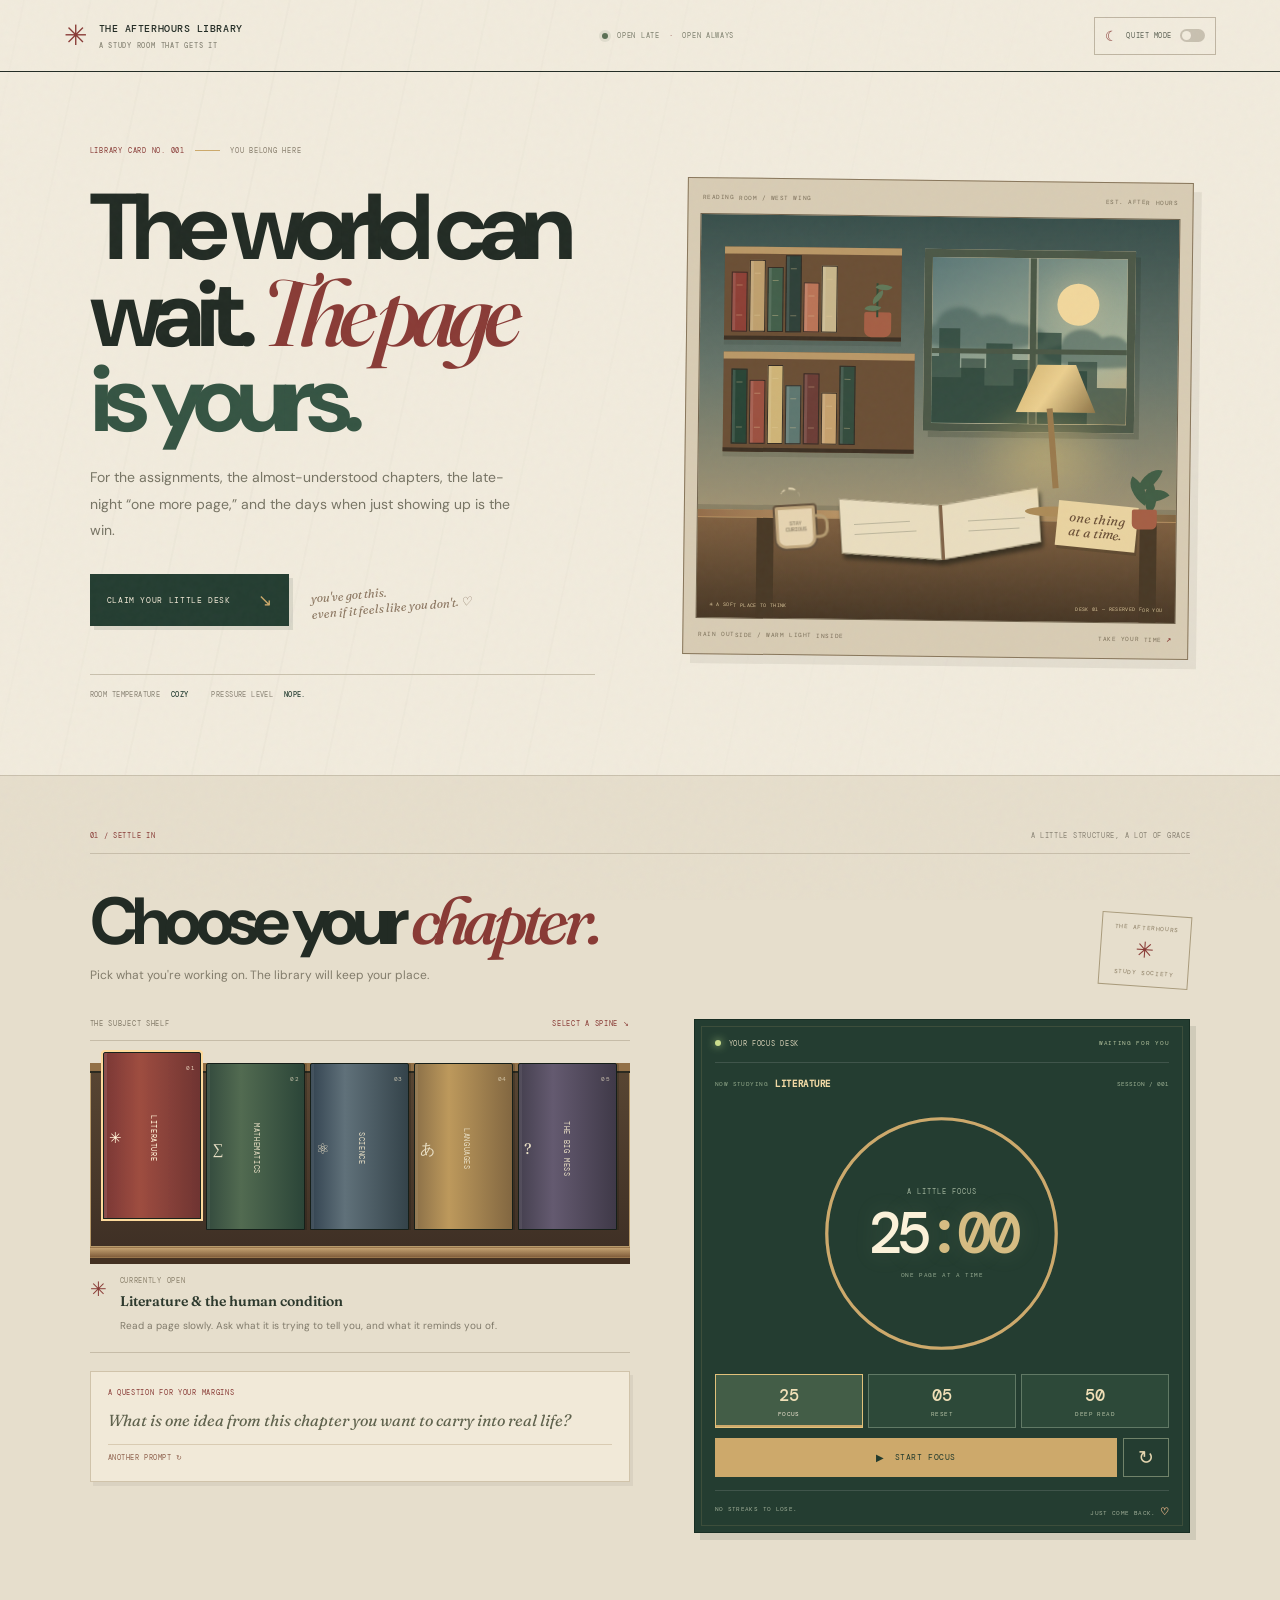
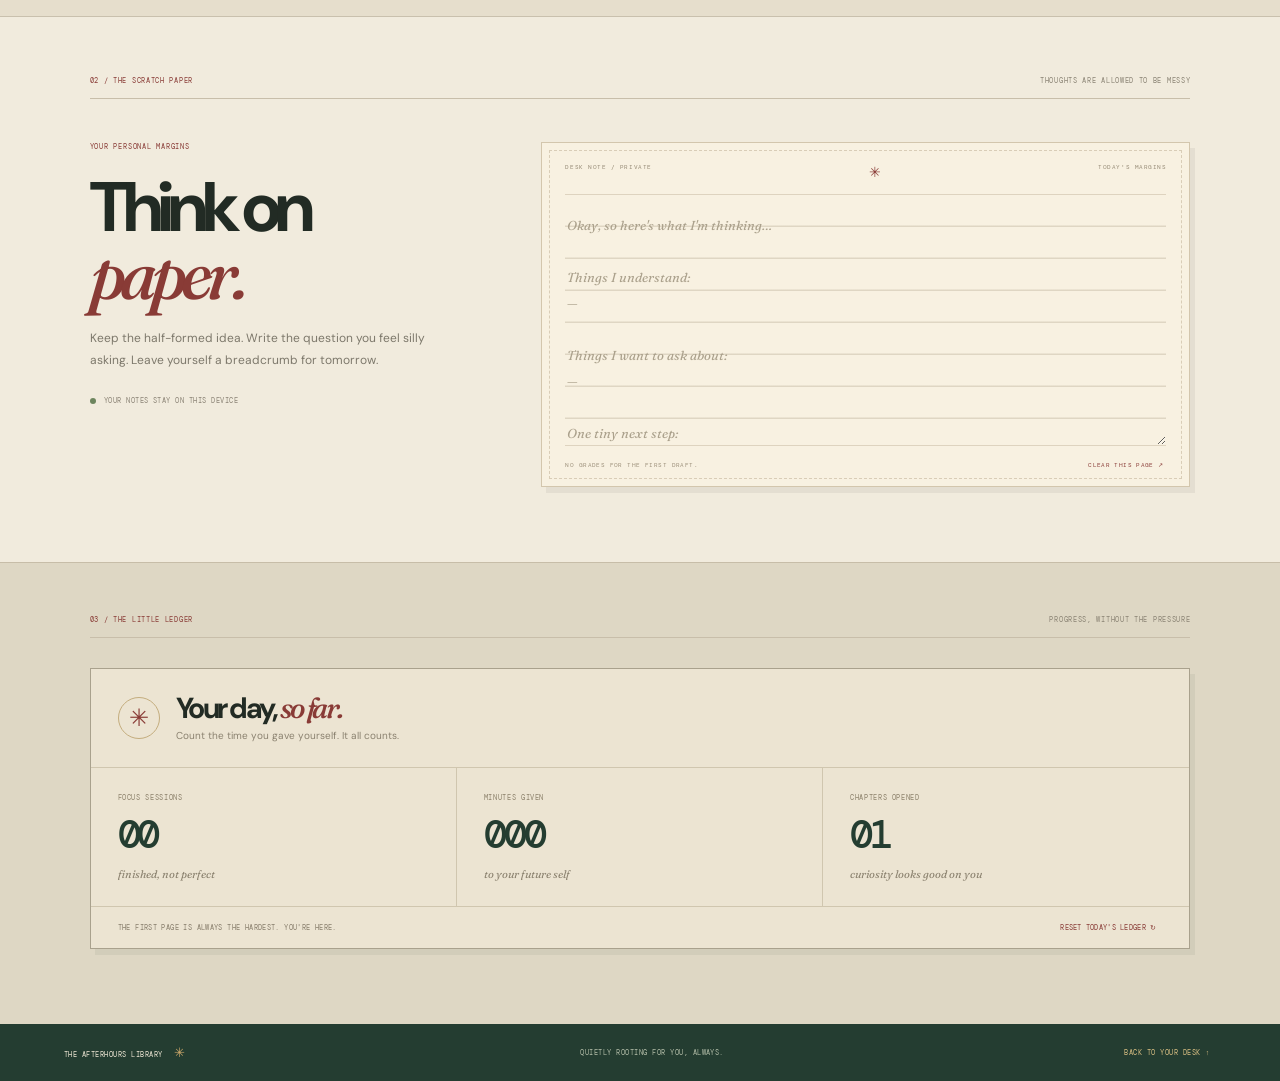
<file: the-afterhours/index.html>
<!doctype html>
<html lang="en">
<head>
<meta charset="utf-8">
<meta name="viewport" content="width=device-width,initial-scale=1">
<meta name="theme-color" content="#142721">
<title>THE AFTERHOURS LIBRARY — Study Room</title>
<link rel="stylesheet" href="./style.css">
</head>
<body>
<div class="ambient-grain" aria-hidden="true"></div>
<div class="rain-wall" aria-hidden="true"><div class="rain-streaks"></div></div>
<header class="topbar" id="top">
  <a href="#top" class="wordmark"><span class="mark">✳</span><span>THE AFTERHOURS LIBRARY<small>A STUDY ROOM THAT GETS IT</small></span></a>
  <div class="open-status"><span class="status-light"></span> OPEN LATE <i>·</i> OPEN ALWAYS</div>
  <button class="quiet-toggle" id="quiet-toggle" aria-pressed="false"><span class="quiet-icon">☾</span><span id="quiet-label">QUIET MODE</span><span class="toggle-track"><i></i></span></button>
</header>

<main>
<section class="hero">
  <div class="hero-copy">
    <p class="eyebrow"><span>LIBRARY CARD NO. 001</span><span class="eyebrow-rule"></span><span>YOU BELONG HERE</span></p>
    <h1>The world can<br>wait. <em>The page</em><br><span>is yours.</span></h1>
    <p class="hero-desc">For the assignments, the almost-understood chapters, the late-night “one more page,” and the days when just showing up is the win.</p>
    <div class="hero-actions"><button class="primary-button" id="go-study">CLAIM YOUR LITTLE DESK <span>↘</span></button><span class="handwritten">you've got this.<br>even if it feels like you don't. ♡</span></div>
    <div class="hero-meta"><span>ROOM TEMPERATURE <b>COZY</b></span><span>PRESSURE LEVEL <b>NOPE.</b></span></div>
  </div>
  <div class="reading-room" aria-label="Illustration of a cosy library with shelves and a reading desk">
    <div class="room-topline"><span>READING ROOM / WEST WING</span><span>EST. AFTER HOURS</span></div>
    <div class="room-art">
      <div class="window">
        <div class="window-sky"></div><div class="window-moon"></div><div class="window-cloud cloud-a"></div><div class="window-cloud cloud-b"></div>
        <div class="window-city city-a"></div><div class="window-city city-b"></div><div class="window-divider"></div>
        <div class="window-sill"></div>
      </div>
      <div class="shelf shelf-top">
        <div class="book b1"></div><div class="book b2"></div><div class="book b3"></div><div class="book b4"></div><div class="book b5"></div><div class="book b6"></div><div class="plant-pot"><i></i><i></i><i></i></div>
      </div>
      <div class="shelf shelf-bottom">
        <div class="book b7"></div><div class="book b8"></div><div class="book b9"></div><div class="book b10"></div><div class="book b11"></div><div class="book b12"></div><div class="book b13"></div>
      </div>
      <div class="desk"><div class="desk-top"></div><div class="desk-leg leg-a"></div><div class="desk-leg leg-b"></div></div>
      <div class="open-book"><div class="book-page page-left"></div><div class="book-page page-right"></div><div class="book-spine"></div><div class="book-line line-one"></div><div class="book-line line-two"></div><div class="book-line line-three"></div><div class="book-line line-four"></div></div>
      <div class="lamp"><div class="lamp-shade"></div><div class="lamp-stem"></div><div class="lamp-foot"></div><div class="lamp-pool"></div></div>
      <div class="mug"><i></i><span>STAY<br>CURIOUS</span></div>
      <div class="little-note">one thing<br>at a time.</div>
      <div class="room-plant"><i></i><i></i><i></i><i></i><b></b></div>
      <div class="room-caption"><span>✳ A SOFT PLACE TO THINK</span><span>DESK 01 — RESERVED FOR YOU</span></div>
    </div>
    <div class="room-bottomline"><span>RAIN OUTSIDE / WARM LIGHT INSIDE</span><span>TAKE YOUR TIME <b>↗</b></span></div>
  </div>
</section>

<section class="study-section" id="study">
  <div class="section-label"><span>01 / SETTLE IN</span><span>A LITTLE STRUCTURE, A LOT OF GRACE</span></div>
  <div class="section-heading"><div><h2>Choose your <em>chapter.</em></h2><p>Pick what you're working on. The library will keep your place.</p></div><div class="library-stamp"><span>THE AFTERHOURS</span><b>✳</b><span>STUDY SOCIETY</span></div></div>
  <div class="study-layout">
    <div class="book-collection">
      <div class="collection-top"><span>THE SUBJECT SHELF</span><span>SELECT A SPINE ↘</span></div>
      <div class="book-shelf" role="group" aria-label="Choose a subject">
        <button class="subject-book active book-lit" data-subject="literature" aria-pressed="true"><span class="spine-no">01</span><span class="spine-title">LITERATURE</span><span class="spine-mark">✳</span></button>
        <button class="subject-book book-math" data-subject="math" aria-pressed="false"><span class="spine-no">02</span><span class="spine-title">MATHEMATICS</span><span class="spine-mark">∑</span></button>
        <button class="subject-book book-science" data-subject="science" aria-pressed="false"><span class="spine-no">03</span><span class="spine-title">SCIENCE</span><span class="spine-mark">⚛</span></button>
        <button class="subject-book book-language" data-subject="language" aria-pressed="false"><span class="spine-no">04</span><span class="spine-title">LANGUAGES</span><span class="spine-mark">あ</span></button>
        <button class="subject-book book-any" data-subject="anything" aria-pressed="false"><span class="spine-no">05</span><span class="spine-title">THE BIG MESS</span><span class="spine-mark">?</span></button>
        <div class="shelf-ledge"></div>
      </div>
      <div class="selected-book-note"><span class="note-star">✳</span><div><span class="note-label">CURRENTLY OPEN</span><b id="selected-subject">Literature & the human condition</b><p id="subject-note">Read a page slowly. Ask what it is trying to tell you, and what it reminds you of.</p></div></div>
      <div class="daily-prompt"><span class="prompt-label">A QUESTION FOR YOUR MARGINS</span><p id="daily-question">What is one idea from this chapter you want to carry into real life?</p><button id="shuffle-prompt" aria-label="Get another study prompt">ANOTHER PROMPT ↻</button></div>
    </div>

    <div class="focus-card">
      <div class="focus-header"><span><i class="focus-dot"></i> YOUR FOCUS DESK</span><span id="focus-status">WAITING FOR YOU</span></div>
      <div class="focus-subject"><span class="focus-subject-label">NOW STUDYING</span><b id="focus-subject">LITERATURE</b><span class="focus-edition">SESSION / 001</span></div>
      <div class="timer-wrap">
        <svg class="timer-ring" viewBox="0 0 240 240" aria-hidden="true"><circle class="ring-track" cx="120" cy="120" r="108"></circle><circle class="ring-progress" id="ring-progress" cx="120" cy="120" r="108"></circle></svg>
        <div class="timer-center"><span class="timer-caption" id="timer-caption">A LITTLE FOCUS</span><div class="timer-time" id="timer-time">25<span>:00</span></div><span class="timer-subcaption" id="timer-subcaption">ONE PAGE AT A TIME</span></div>
      </div>
      <div class="timer-presets" role="group" aria-label="Choose focus session">
        <button data-minutes="25" class="timer-preset active" aria-pressed="true"><b>25</b><span>FOCUS</span></button>
        <button data-minutes="5" class="timer-preset" aria-pressed="false"><b>05</b><span>RESET</span></button>
        <button data-minutes="50" class="timer-preset" aria-pressed="false"><b>50</b><span>DEEP READ</span></button>
      </div>
      <div class="timer-actions"><button id="start-timer" class="timer-start"><span>▶</span> START FOCUS</button><button id="reset-timer" class="timer-reset" aria-label="Reset timer">↻</button></div>
      <div class="focus-footer"><span>NO STREAKS TO LOSE.</span><span>JUST COME BACK. <b>♡</b></span></div>
    </div>
  </div>
</section>

<section class="desk-section">
  <div class="section-label"><span>02 / THE SCRATCH PAPER</span><span>THOUGHTS ARE ALLOWED TO BE MESSY</span></div>
  <div class="desk-grid">
    <div class="notes-copy"><span class="eyebrow"><span>YOUR PERSONAL MARGINS</span></span><h2>Think on<br><em>paper.</em></h2><p>Keep the half-formed idea. Write the question you feel silly asking. Leave yourself a breadcrumb for tomorrow.</p><div class="save-status"><span class="save-dot"></span><span id="save-status">YOUR NOTES STAY ON THIS DEVICE</span></div></div>
    <div class="notes-paper">
      <div class="paper-heading"><span>DESK NOTE / PRIVATE</span><span>✳</span><span id="notes-date">TODAY'S MARGINS</span></div>
      <textarea id="study-notes" oninput="try{localStorage.setItem('afterhours-notes',this.value);document.getElementById('save-status').textContent='AUTOSAVED ON THIS DEVICE';}catch(e){document.getElementById('save-status').textContent='LOCAL STORAGE IS UNAVAILABLE';}" placeholder="Okay, so here's what I'm thinking…&#10;&#10;Things I understand:&#10;— &#10;&#10;Things I want to ask about:&#10;— &#10;&#10;One tiny next step:"></textarea>
      <div class="paper-footer"><span>NO GRADES FOR THE FIRST DRAFT.</span><button id="clear-notes">CLEAR THIS PAGE ↗</button></div>
    </div>
  </div>
</section>

<section class="ledger-section">
  <div class="section-label"><span>03 / THE LITTLE LEDGER</span><span>PROGRESS, WITHOUT THE PRESSURE</span></div>
  <div class="ledger">
    <div class="ledger-title"><span class="ledger-icon">✳</span><div><h2>Your day, <em>so far.</em></h2><p>Count the time you gave yourself. It all counts.</p></div></div>
    <div class="ledger-metrics"><div class="metric"><span>FOCUS SESSIONS</span><b id="session-count">00</b><small>finished, not perfect</small></div><div class="metric"><span>MINUTES GIVEN</span><b id="minutes-count">000</b><small>to your future self</small></div><div class="metric"><span>CHAPTERS OPENED</span><b id="chapters-count">01</b><small>curiosity looks good on you</small></div></div>
    <div class="ledger-end"><span id="ledger-message">THE FIRST PAGE IS ALWAYS THE HARDEST. YOU'RE HERE.</span><button id="reset-ledger">RESET TODAY'S LEDGER ↻</button></div>
  </div>
</section>

<footer class="footer"><a href="#top" class="footer-brand">THE AFTERHOURS LIBRARY <span>✳</span></a><span>QUIETLY ROOTING FOR YOU, ALWAYS.</span><button id="back-top">BACK TO YOUR DESK ↑</button></footer>
<div class="toast" id="toast" role="status" aria-live="polite"></div>
<div class="focus-overlay" id="focus-overlay" hidden><div class="focus-overlay-card"><span class="overlay-star">✳</span><span class="overlay-label">DISTRACTION-FREE MODE</span><h2>Just you<br>and the <em>page.</em></h2><div class="quiet-clock" id="quiet-clock">25:00</div><div class="quiet-subject" id="quiet-subject">LITERATURE · ONE PAGE AT A TIME</div><p>The rest of the world can wait a little. Your notes are safe on this device.</p><button id="quiet-timer-control">▶ START FOCUS</button><button class="exit-focus-button" id="exit-focus">BACK TO THE LIBRARY ↗</button></div></div>
<script src="./app.js"></script>
</main>
</body>
</html>
</file>
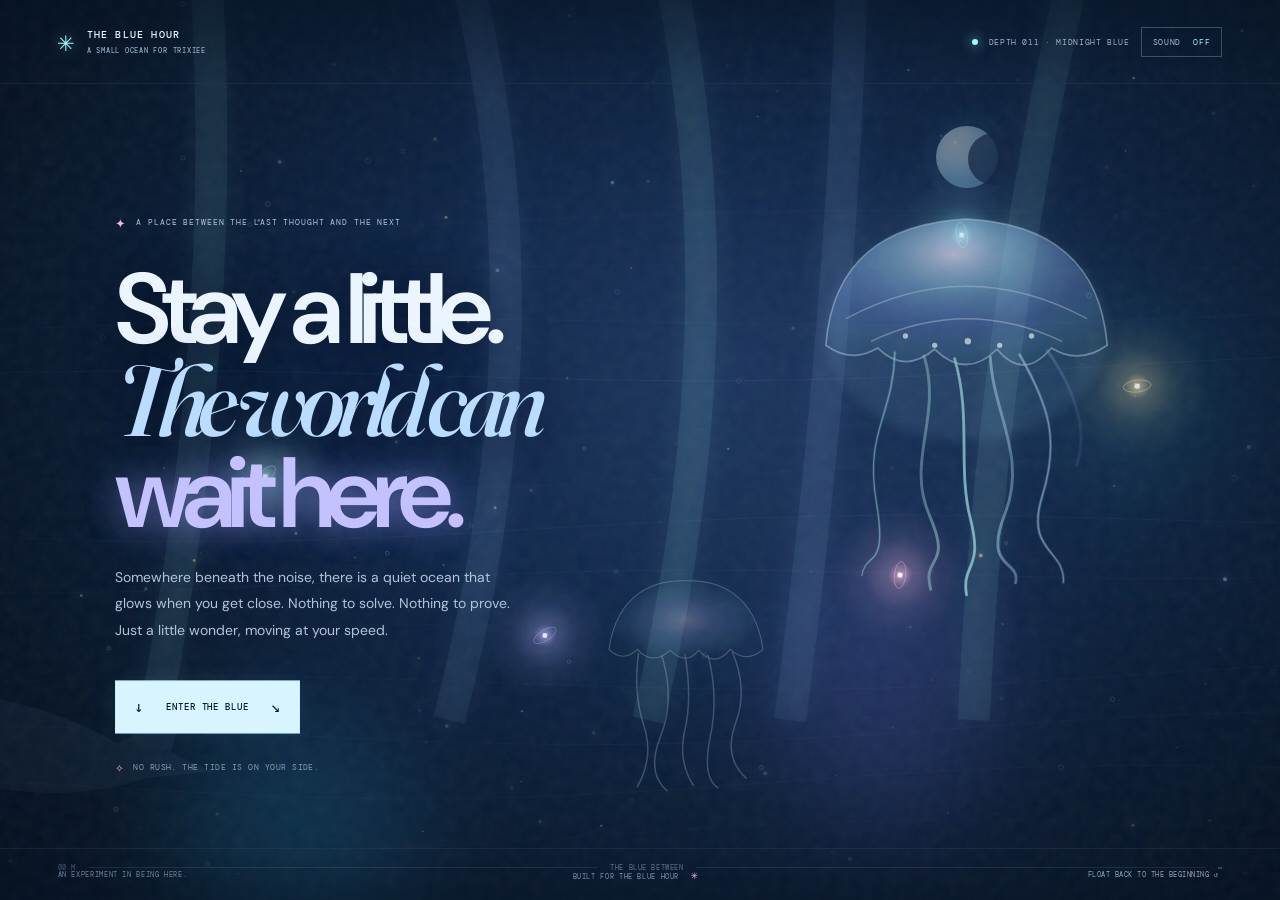
<file: the-blue-hour/index.html>
<!doctype html>
<html lang="en">
<head>
<meta charset="utf-8">
<meta name="viewport" content="width=device-width,initial-scale=1,viewport-fit=cover">
<meta name="theme-color" content="#06162b">
<title>The Blue Hour — A Living Ocean for Trixiee</title>
<link rel="stylesheet" href="./style.css">
</head>
<body>
<main id="ocean" class="ocean">
  <canvas id="sea-canvas" aria-label="Animated bioluminescent underwater scene"></canvas>
  <div class="water-grain" aria-hidden="true"></div>
  <div class="water-vignette" aria-hidden="true"></div>
  <div class="surface-light" aria-hidden="true"></div>
  <div class="distant-moon" aria-hidden="true"><span></span></div>
  <div class="sea-glow glow-a" aria-hidden="true"></div>
  <div class="sea-glow glow-b" aria-hidden="true"></div>
  <div class="sea-glow glow-c" aria-hidden="true"></div>
  <div class="caustics" aria-hidden="true"></div>

  <header class="hud">
    <a class="sigil" href="#ocean" aria-label="The Blue Hour home"><span>✳</span><span class="sigil-word">THE BLUE HOUR<small>A SMALL OCEAN FOR TRIXIEE</small></span></a>
    <div class="hud-right"><span class="live-dot"></span><span id="phase-label">DEPTH 011 · MIDNIGHT BLUE</span><button id="sound-toggle" class="sound-toggle" aria-label="Toggle ambient sound" title="Toggle ambient sound">SOUND <span id="sound-state">OFF</span></button></div>
  </header>

  <section class="scene-copy" id="scene-copy">
    <p class="pre-title"><span class="tiny-star">✦</span> A PLACE BETWEEN THE LAST THOUGHT AND THE NEXT</p>
    <h1>Stay a little.<br><em>The world can</em><br><span class="title-glow">wait here.</span></h1>
    <p class="subcopy">Somewhere beneath the noise, there is a quiet ocean that glows when you get close. Nothing to solve. Nothing to prove. Just a little wonder, moving at your speed.</p>
    <button id="dive-button" class="dive-button"><span class="button-icon">↓</span><span>ENTER THE BLUE</span><span class="button-arrow">↘</span></button>
    <div class="quiet-note"><span>✧</span> NO RUSH. THE TIDE IS ON YOUR SIDE.</div>
  </section>

  <div class="jelly jelly-large" aria-hidden="true">
    <svg viewBox="0 0 260 300" role="presentation">
      <defs><radialGradient id="bellA" cx="45%" cy="24%" r="80%"><stop offset="0" stop-color="#f5e8ff" stop-opacity=".9"/><stop offset=".28" stop-color="#a8dfff" stop-opacity=".62"/><stop offset=".65" stop-color="#7f9eff" stop-opacity=".28"/><stop offset="1" stop-color="#82f6f1" stop-opacity=".03"/></radialGradient><linearGradient id="tentA"><stop stop-color="#c9eeff" stop-opacity="0"/><stop offset=".48" stop-color="#b0f9f5" stop-opacity=".85"/><stop offset="1" stop-color="#baa7ff" stop-opacity=".14"/></linearGradient><filter id="blurA"><feGaussianBlur stdDeviation="4"/></filter></defs>
      <ellipse cx="130" cy="100" rx="106" ry="83" fill="#a5d7ff" opacity=".14" filter="url(#blurA)"/>
      <path d="M24 111 C29 48 68 19 130 16 C192 19 231 48 236 111 Q215 126 194 113 Q173 138 153 114 Q130 137 106 114 Q83 133 63 113 Q43 125 24 111Z" fill="url(#bellA)" stroke="#d7f2ff" stroke-opacity=".58" stroke-width="1.3"/>
      <path d="M39 91 Q130 42 221 91 M58 108 Q130 74 202 108" fill="none" stroke="#e8f7ff" stroke-opacity=".5"/>
      <path d="M76 116 C75 164 53 176 62 229 S54 265 51 285 M98 119 C112 165 84 198 102 239 S96 268 103 295 M121 121 C134 165 123 203 133 242 S126 275 130 299 M148 120 C150 162 176 195 159 238 S171 272 167 290 M170 118 C193 158 200 183 187 225 S205 265 203 290 M191 115 C215 149 221 180 213 201" fill="none" stroke="url(#tentA)" stroke-width="2.2" stroke-linecap="round"/>
      <path d="M76 116 C75 164 53 176 62 229 S54 265 51 285 M121 121 C134 165 123 203 133 242 S126 275 130 299 M170 118 C193 158 200 183 187 225 S205 265 203 290" fill="none" stroke="#b9ffff" stroke-opacity=".56" stroke-width="1"/>
      <g fill="#f0ffff"><circle cx="84" cy="104" r="2"/><circle cx="106" cy="111" r="2"/><circle cx="131" cy="108" r="2.4"/><circle cx="155" cy="111" r="2"/><circle cx="179" cy="104" r="2"/></g>
    </svg>
  </div>
  <div class="jelly jelly-small" aria-hidden="true">
    <svg viewBox="0 0 180 220" role="presentation"><defs><radialGradient id="bellB"><stop stop-color="#ffe4f6" stop-opacity=".75"/><stop offset=".5" stop-color="#a8baff" stop-opacity=".4"/><stop offset="1" stop-color="#91ffff" stop-opacity=".02"/></radialGradient></defs><path d="M17 78 C25 23 62 12 90 13 C118 12 155 23 163 78 Q147 92 132 78 Q117 96 102 79 Q90 94 75 79 Q58 94 44 78 Q30 91 17 78Z" fill="url(#bellB)" stroke="#defaff" stroke-opacity=".7"/><path d="M45 82 Q40 120 50 150 T44 208 M67 84 Q80 125 66 160 T72 212 M89 83 Q96 124 89 154 T97 207 M111 84 Q121 123 113 161 T120 209 M134 81 Q149 116 137 148 T147 200" fill="none" stroke="#c9e7ff" stroke-opacity=".68" stroke-width="1.4" stroke-linecap="round"/></svg>
  </div>

  <div class="whale-shadow" aria-hidden="true"><svg viewBox="0 0 460 170"><path d="M28 91 Q93 27 202 51 Q300 67 358 102 L420 71 L409 111 L449 129 L386 135 Q287 168 181 126 Q93 105 28 91Z" fill="#92bae7" opacity=".12"/><path d="M126 59 Q170 44 214 60" stroke="#deeeff" opacity=".18" fill="none" stroke-width="2"/></svg></div>

  <section class="interaction-layer" id="interaction-layer" aria-label="Interactive ocean">
    <div class="interaction-top"><span class="interaction-label"><span class="pulse-dot"></span> THE CURRENT IS LISTENING</span><span class="tide-count"><b id="tide-count">00</b><small> / 05 TIDE LIGHTS</small></span></div>
    <div class="instruction" id="instruction"><span class="finger">✧</span><span>Touch the little lights as they drift past.<br><em>They only glow when someone notices.</em></span></div>
    <button id="transform-button" class="transform-button" disabled>LET THE OCEAN TURN <span>↗</span></button>
  </section>

  <div class="depth-line" aria-hidden="true"><span>00 M</span><i></i><span>THE BLUE BETWEEN</span><i></i><span>∞</span></div>

  <div class="dawn-screen" id="dawn-screen" aria-hidden="true">
    <div class="dawn-ring"></div><div class="dawn-orb"><span>♡</span></div>
    <div class="dawn-copy">
      <p class="dawn-overline">A MESSAGE CARRIED UP BY THE TIDE</p>
      <h2>And there you are.<br><em>Still becoming.</em></h2>
      <p>You don't have to turn into sunlight to deserve the morning.</p>
      <button id="open-note" class="open-note">A LITTLE NOTE FOR YOU <span>↗</span></button>
    </div>
    <div class="dawn-foot">TAKE THE QUIET WITH YOU. <button id="return-to-water">FLOAT BACK ↺</button></div>
  </div>

  <div class="note-shade" id="note-shade" hidden>
    <article class="sea-letter" role="dialog" aria-modal="true" aria-labelledby="note-title">
      <button class="note-close" id="close-note" aria-label="Close note">×</button>
      <div class="letter-moon">☾</div>
      <p class="letter-label">DELIVERED BY THE SOFTEST CURRENT</p>
      <h2 id="note-title">Dear Trixiee,</h2>
      <p>Consider this a tiny pocket of the world where you don't have to be anything other than yourself.</p>
      <p>You can be a work in progress and still be wonderful company. You can have a slow day and still be moving forward. You can change your mind, start again, take the long way, or just float for a little while.</p>
      <p>I hope you find people and places that feel like exhaling. I hope the things you're quietly wishing for find their way to you. And on days when that feels far away, I hope you remember that you have someone in your corner, rooting for you — loudly, proudly, and with absolutely no chill.</p>
      <div class="letter-sign">A little light, from Lambo <span>♡</span></div>
      <div class="letter-stamp">SENT WITH NO EXPIRY DATE ✳</div>
    </article>
  </div>

  <footer class="bottom-bar"><span>AN EXPERIMENT IN BEING HERE.</span><span class="footer-center">BUILT FOR THE BLUE HOUR <b>✳</b></span><button id="start-again">FLOAT BACK TO THE BEGINNING ↺</button></footer>
</main>
<script src="./app.js"></script>
</body>
</html>
</file>
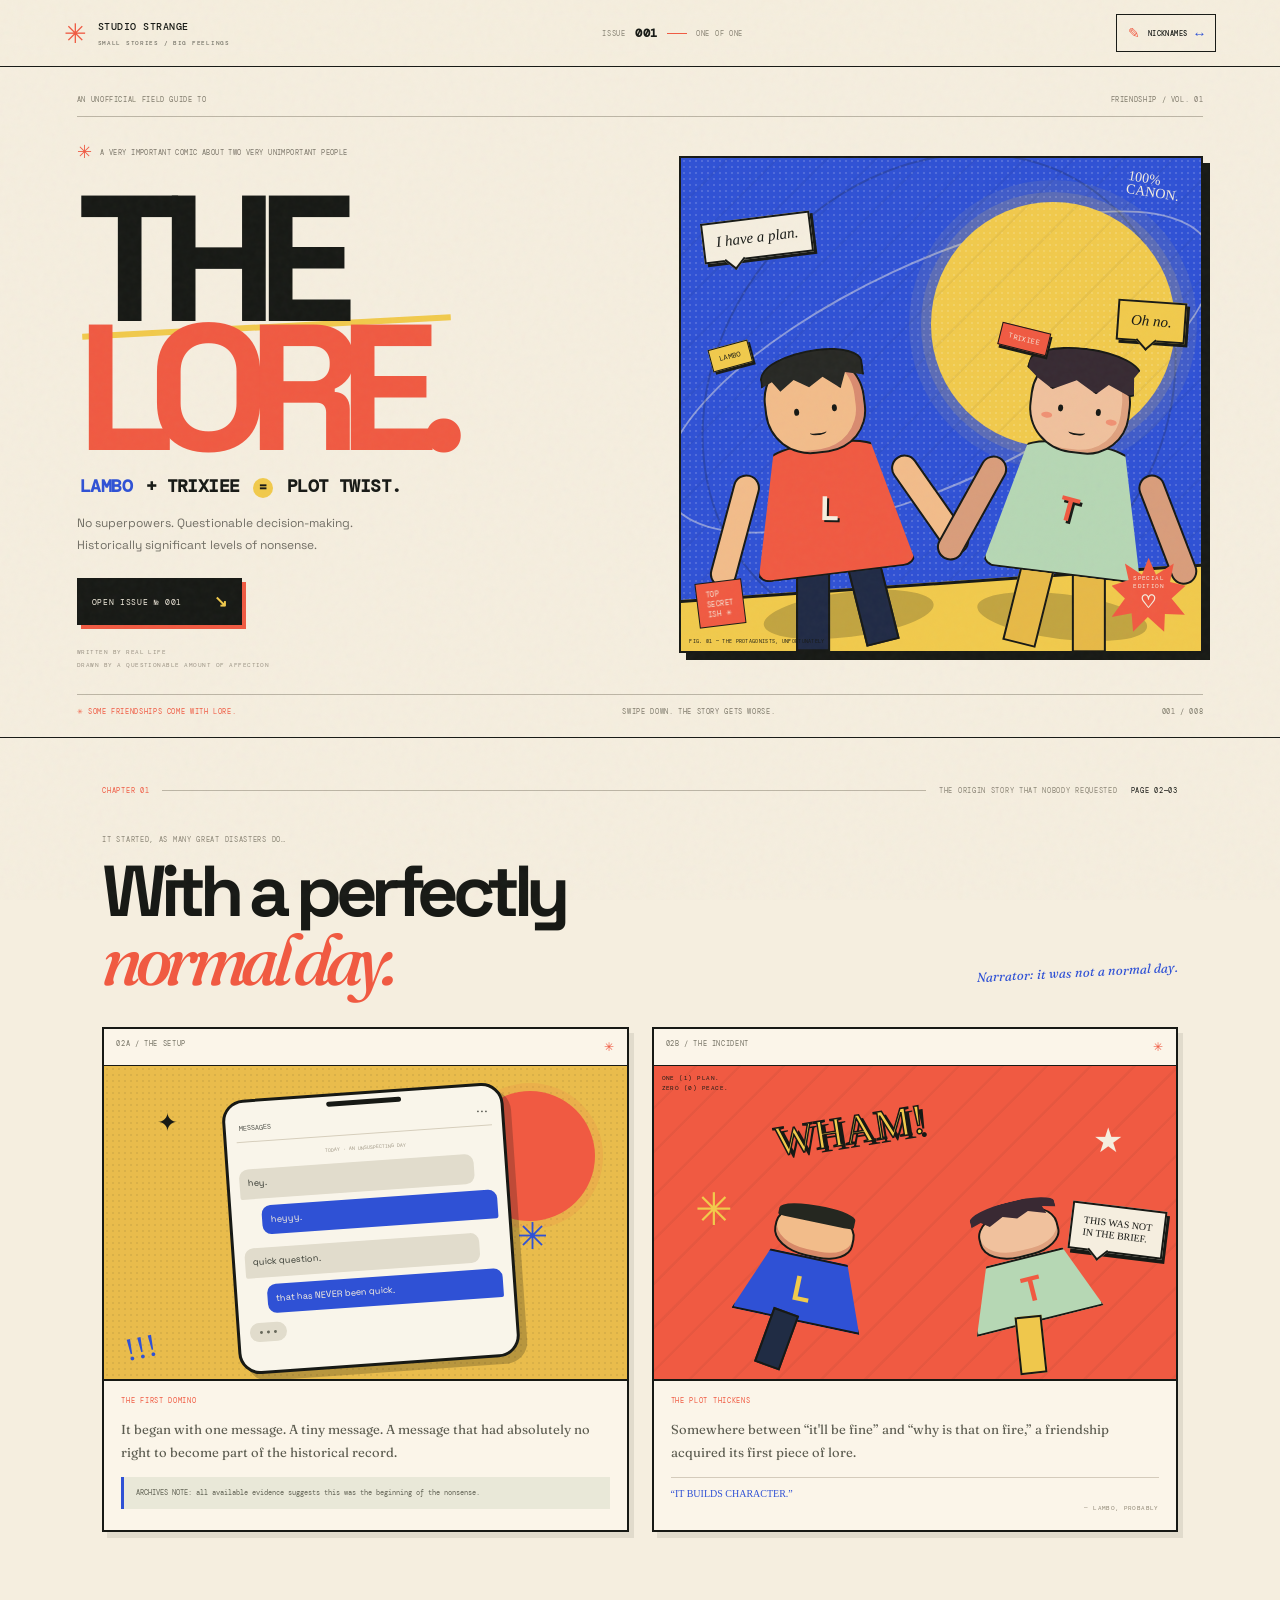
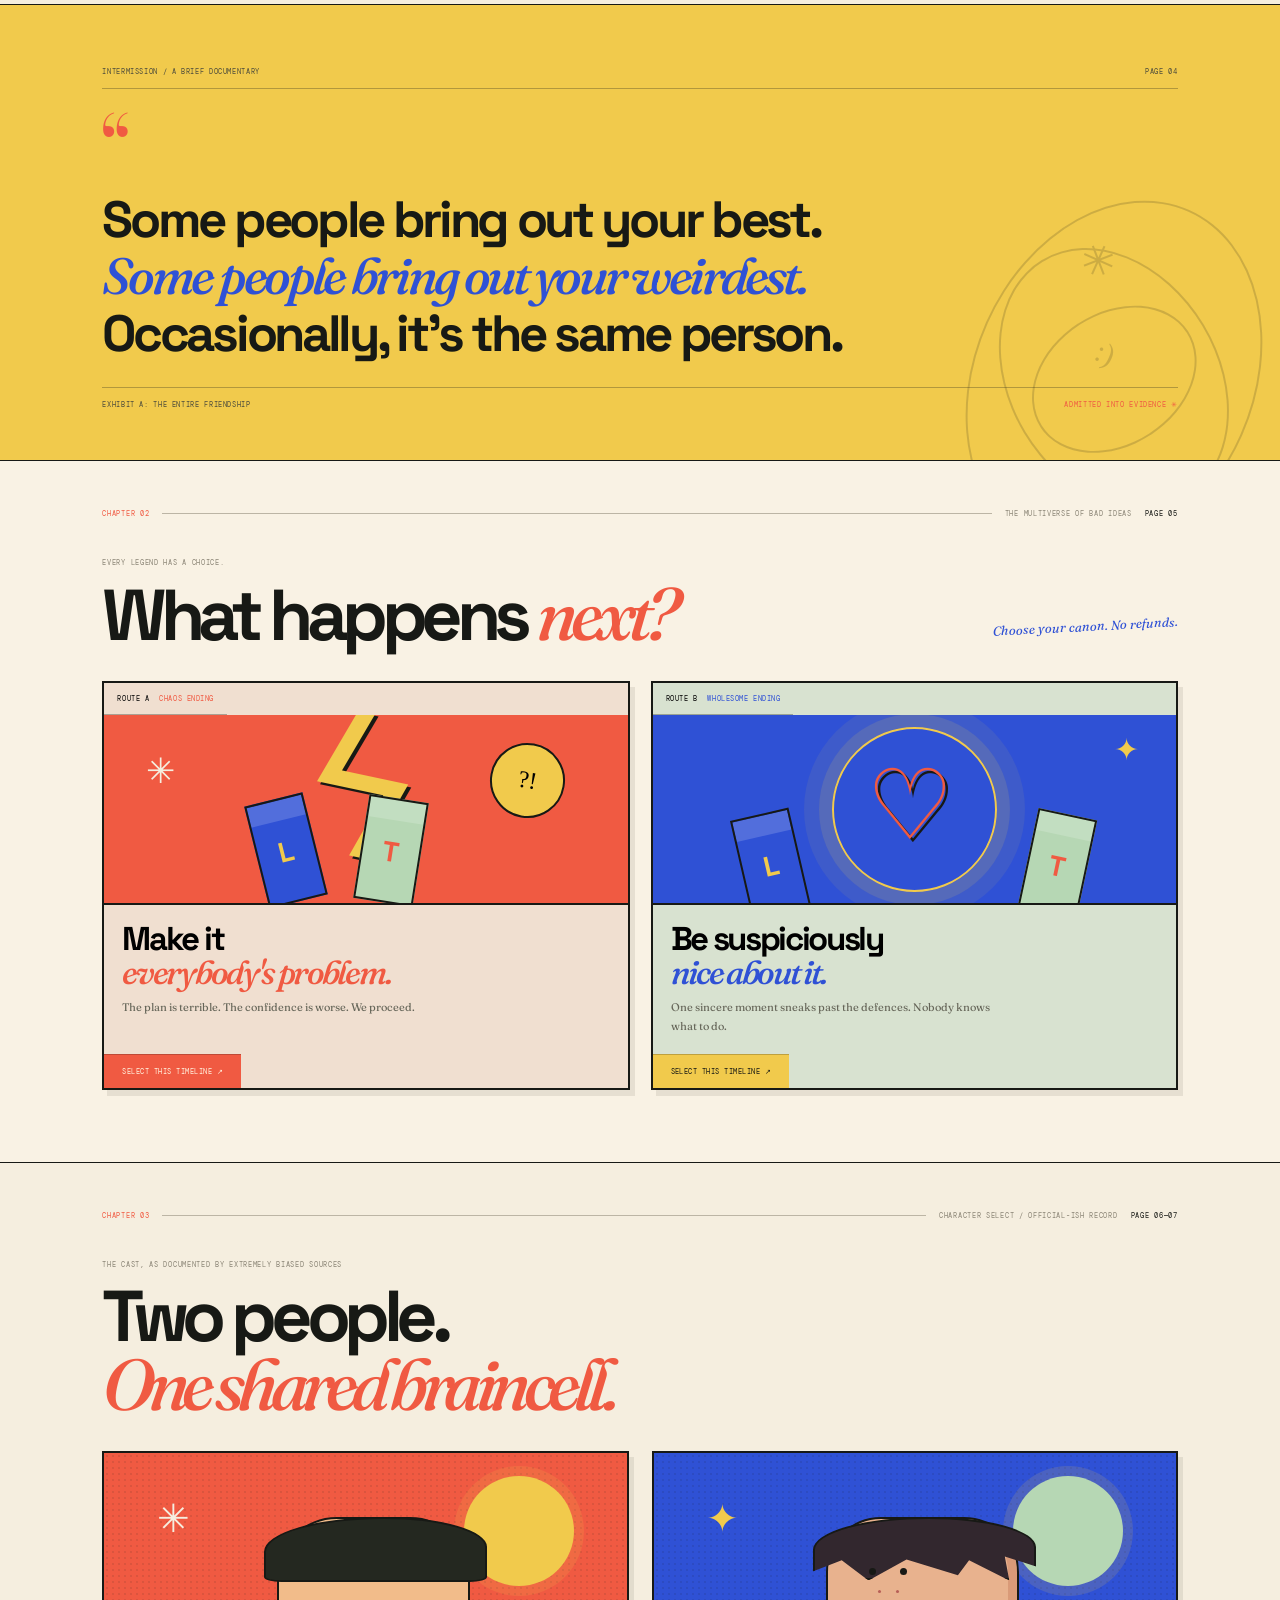
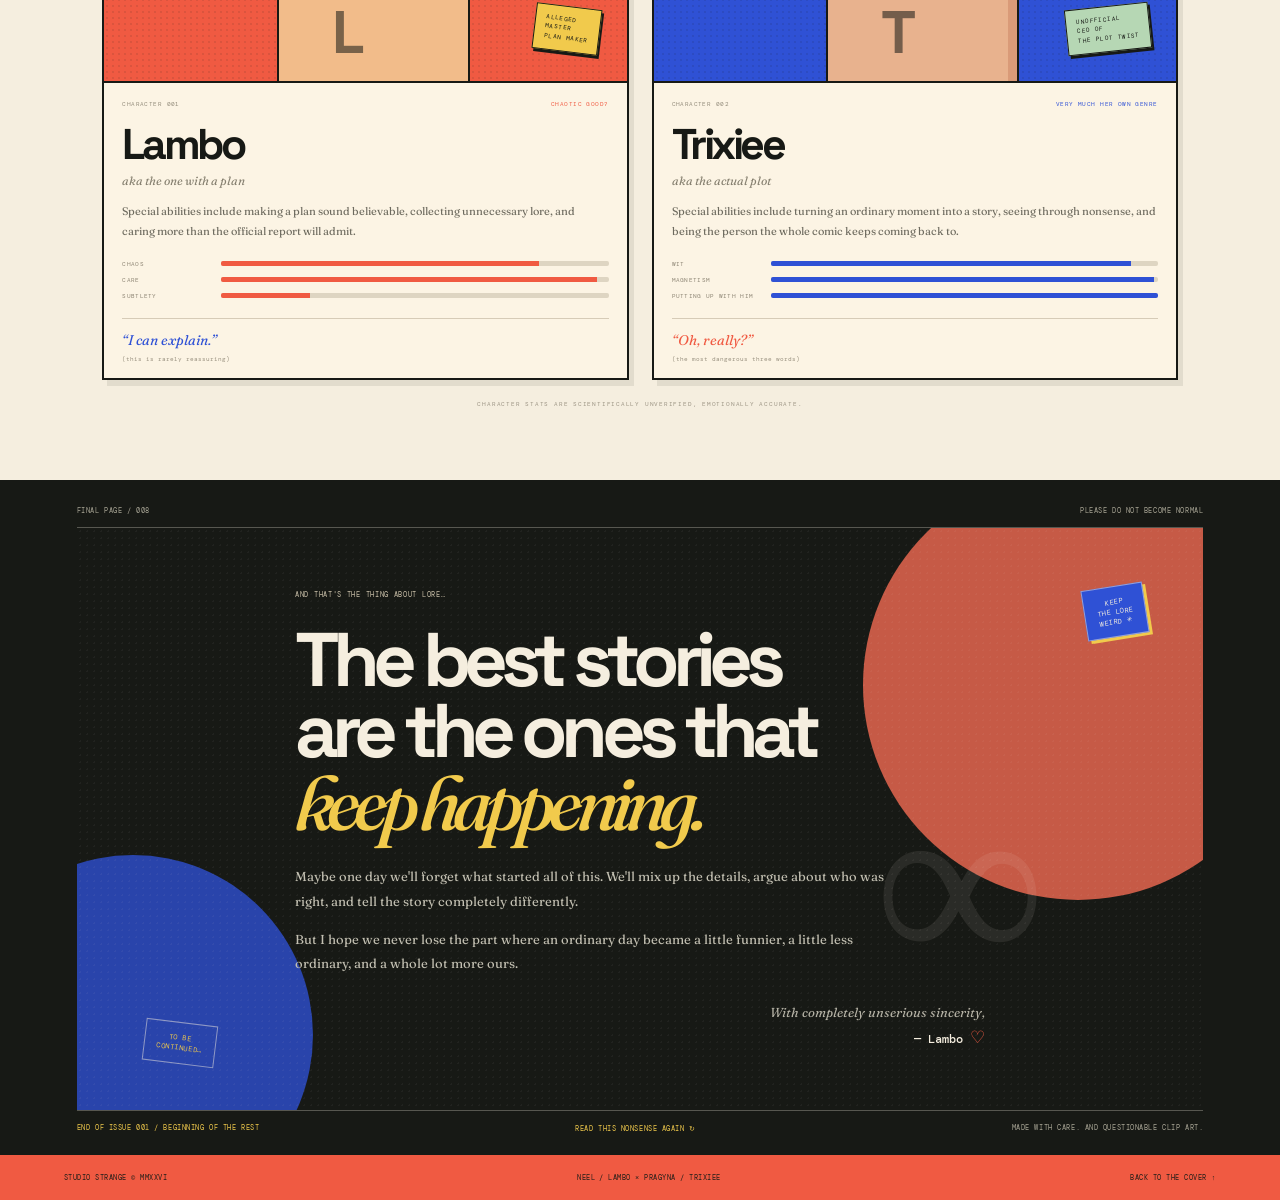
<file: the-lore/index.html>
<!doctype html>
<html lang="en">
<head>
<meta charset="utf-8">
<meta name="viewport" content="width=device-width,initial-scale=1">
<meta name="theme-color" content="#f5eedf">
<title>THE LORE — A Tiny Comic About Lambo & Trixiee</title>
<link rel="stylesheet" href="./style.css">
</head>
<body>
<div class="paper-grain" aria-hidden="true"></div>
<header class="topbar">
  <a class="wordmark" href="#cover"><span class="wordmark-icon">✳</span><span>STUDIO STRANGE<small>SMALL STORIES / BIG FEELINGS</small></span></a>
  <div class="issue-mark"><span>ISSUE</span><b>001</b><i></i><span>ONE OF ONE</span></div>
  <button id="name-mode" class="name-mode" aria-pressed="false"><span>✎</span> <b id="name-mode-label">NICKNAMES</b> <span class="mode-arrow">↔</span></button>
</header>

<main>
<section class="cover spread" id="cover">
  <div class="cover-meta"><span>AN UNOFFICIAL FIELD GUIDE TO</span><span>FRIENDSHIP / VOL. 01</span></div>
  <div class="cover-grid">
    <div class="cover-title">
      <div class="comic-label"><span class="label-star">✳</span> A VERY IMPORTANT COMIC ABOUT TWO VERY UNIMPORTANT PEOPLE</div>
      <h1>THE<br><em>LORE.</em></h1>
      <div class="cover-subtitle"><span data-real="NEEL" data-nick="LAMBO">LAMBO</span> <span>+</span> <span data-real="PRAGYNA" data-nick="TRIXIEE">TRIXIEE</span> <span class="sub-equals">=</span> PLOT TWIST.</div>
      <p class="cover-description">No superpowers. Questionable decision-making. Historically significant levels of nonsense.</p>
      <button class="begin-button" id="begin-story"><span>OPEN ISSUE № 001</span><b>↘</b></button>
      <div class="cover-byline"><span>WRITTEN BY REAL LIFE</span><span>DRAWN BY A QUESTIONABLE AMOUNT OF AFFECTION</span></div>
    </div>
    <div class="cover-art" aria-label="Original comic illustration of two unlikely heroes">
      <div class="art-stamp stamp-left">TOP<br>SECRET<br>ISH ✳</div>
      <div class="cover-burst">SPECIAL<br>EDITION<br><b>♡</b></div>
      <div class="orbit-ring ring-one"></div><div class="orbit-ring ring-two"></div>
      <div class="cover-sun"></div>
      <div class="hero-doodle lambo-doodle">
        <div class="hero-shadow"></div><div class="hero-head"><span class="hair"></span><span class="face-eye eye-a"></span><span class="face-eye eye-b"></span><span class="face-smile"></span></div>
        <div class="hero-body"><span class="shirt-mark">L</span></div><div class="hero-arm arm-one"></div><div class="hero-arm arm-two"></div><div class="hero-leg leg-one"></div><div class="hero-leg leg-two"></div>
        <div class="hero-name-tag"><span data-real="NEEL" data-nick="LAMBO">LAMBO</span></div>
      </div>
      <div class="hero-doodle trixie-doodle">
        <div class="hero-shadow"></div><div class="hero-head"><span class="hair"></span><span class="face-eye eye-a"></span><span class="face-eye eye-b"></span><span class="face-blush blush-a"></span><span class="face-blush blush-b"></span><span class="face-smile"></span></div>
        <div class="hero-body"><span class="shirt-mark">T</span></div><div class="hero-arm arm-one"></div><div class="hero-arm arm-two"></div><div class="hero-leg leg-one"></div><div class="hero-leg leg-two"></div>
        <div class="hero-name-tag"><span data-real="PRAGYNA" data-nick="TRIXIEE">TRIXIEE</span></div>
      </div>
      <div class="speech speech-cover speech-one">I have a plan.</div><div class="speech speech-cover speech-two">Oh no.</div>
      <div class="scribble scribble-top">100%<br>CANON.</div>
      <div class="art-ground"></div>
      <div class="art-caption">FIG. 01 — THE PROTAGONISTS, UNFORTUNATELY</div>
    </div>
  </div>
  <div class="cover-footer"><span>✳ SOME FRIENDSHIPS COME WITH LORE.</span><span>SWIPE DOWN. THE STORY GETS WORSE.</span><span>001 / 008</span></div>
</section>

<section class="comic-section spread" id="chapter-one">
  <div class="section-marker"><span>CHAPTER 01</span><i></i><span>THE ORIGIN STORY THAT NOBODY REQUESTED</span><span>PAGE 02—03</span></div>
  <div class="chapter-heading"><p class="eyebrow">IT STARTED, AS MANY GREAT DISASTERS DO…</p><h2>With a perfectly<br><em>normal day.</em></h2><p class="heading-aside">Narrator: it was not a normal day.</p></div>
  <div class="comic-grid origin-grid">
    <article class="comic-panel panel-one">
      <div class="panel-no">02A / THE SETUP</div>
      <div class="panel-art scene-phone">
        <div class="panel-sun"></div><div class="floating-star fs-one">✦</div><div class="floating-star fs-two">✳</div>
        <div class="phone-card"><div class="phone-notch"></div><div class="phone-top">MESSAGES <span>•••</span></div><div class="message-date">TODAY · AN UNSUSPECTING DAY</div><div class="message received">hey.</div><div class="message sent">heyyy.</div><div class="message received message-late">quick question.</div><div class="message sent">that has NEVER been quick.</div><div class="phone-typing"><i></i><i></i><i></i></div></div>
        <div class="scene-doodles">!!!</div>
      </div>
      <div class="panel-copy"><span class="panel-tag">THE FIRST DOMINO</span><p>It began with one message. A tiny message. A message that had absolutely no right to become part of the historical record.</p><div class="narrator-box">ARCHIVES NOTE: all available evidence suggests this was the beginning of the nonsense.</div></div>
    </article>
    <article class="comic-panel panel-two">
      <div class="panel-no">02B / THE INCIDENT</div>
      <div class="panel-art scene-chaos">
        <div class="impact">WHAM!</div><div class="chaos-star star-a">✳</div><div class="chaos-star star-b">★</div>
        <div class="mini-hero mini-lambo"><div class="mini-head"></div><div class="mini-body">L</div><div class="mini-leg"></div></div>
        <div class="mini-hero mini-trixie"><div class="mini-head"></div><div class="mini-body">T</div><div class="mini-leg"></div></div>
        <div class="speech chaos-bubble">THIS WAS NOT<br>IN THE BRIEF.</div>
        <div class="chaos-caption">ONE (1) PLAN.<br>ZERO (0) PEACE.</div>
      </div>
      <div class="panel-copy"><span class="panel-tag">THE PLOT THICKENS</span><p>Somewhere between “it'll be fine” and “why is that on fire,” a friendship acquired its first piece of lore.</p><div class="quote-strip">“IT BUILDS CHARACTER.” <span>— LAMBO, PROBABLY</span></div></div>
    </article>
  </div>
</section>

<section class="quote-spread spread">
  <div class="quote-top"><span>INTERMISSION / A BRIEF DOCUMENTARY</span><span>PAGE 04</span></div>
  <div class="big-quote-mark">“</div>
  <p class="big-quote">Some people bring out your best.<br><em>Some people bring out your weirdest.</em><br>Occasionally, it's the same person.</p>
  <div class="quote-bottom"><span>EXHIBIT A: THE ENTIRE FRIENDSHIP</span><span>ADMITTED INTO EVIDENCE ✳</span></div>
  <div class="quote-art"><div class="quote-star star-one">✳</div><div class="quote-star star-two">✦</div><div class="quote-smiley">:)</div></div>
</section>

<section class="comic-section choice-section spread" id="choose">
  <div class="section-marker"><span>CHAPTER 02</span><i></i><span>THE MULTIVERSE OF BAD IDEAS</span><span>PAGE 05</span></div>
  <div class="chapter-heading"><p class="eyebrow">EVERY LEGEND HAS A CHOICE.</p><h2>What happens <em>next?</em></h2><p class="heading-aside">Choose your canon. No refunds.</p></div>
  <div class="choice-grid">
    <button class="story-choice choice-chaos" data-choice="chaos">
      <span class="choice-top"><span>ROUTE A</span><span>CHAOS ENDING</span></span>
      <span class="choice-illustration chaos-illu"><span class="choice-lightning">ϟ</span><span class="choice-circle">?!</span><span class="choice-mini mini-one">L</span><span class="choice-mini mini-two">T</span><span class="choice-spark">✳</span></span>
      <span class="choice-heading">Make it<br><em>everybody's problem.</em></span>
      <span class="choice-desc">The plan is terrible. The confidence is worse. We proceed.</span>
      <span class="choice-cta">SELECT THIS TIMELINE ↗</span>
    </button>
    <button class="story-choice choice-wholesome" data-choice="soft">
      <span class="choice-top"><span>ROUTE B</span><span>WHOLESOME ENDING</span></span>
      <span class="choice-illustration soft-illu"><span class="soft-orbit"></span><span class="soft-heart">♡</span><span class="choice-mini mini-one">L</span><span class="choice-mini mini-two">T</span><span class="soft-star">✦</span></span>
      <span class="choice-heading">Be suspiciously<br><em>nice about it.</em></span>
      <span class="choice-desc">One sincere moment sneaks past the defences. Nobody knows what to do.</span>
      <span class="choice-cta">SELECT THIS TIMELINE ↗</span>
    </button>
  </div>
  <div class="choice-result" id="choice-result" hidden aria-live="polite">
    <div class="result-art" id="result-art"><span>✳</span></div>
    <div class="result-copy"><span class="result-label" id="result-label">CANON EVENT / A</span><h3 id="result-title">The incident continues.</h3><p id="result-text"></p><button id="next-page">CONTINUE THE LORE <b>↘</b></button></div>
  </div>
</section>

<section class="comic-section spread" id="field-guide">
  <div class="section-marker"><span>CHAPTER 03</span><i></i><span>CHARACTER SELECT / OFFICIAL-ISH RECORD</span><span>PAGE 06—07</span></div>
  <div class="chapter-heading"><p class="eyebrow">THE CAST, AS DOCUMENTED BY EXTREMELY BIASED SOURCES</p><h2>Two people.<br><em>One shared braincell.</em></h2></div>
  <div class="character-grid">
    <article class="character-card character-lambo">
      <div class="character-art character-art-a"><div class="character-sun"></div><div class="character-silhouette char-l"><span>L</span></div><div class="character-asterisk">✳</div><div class="character-stamp">ALLEGED<br>MASTER<br>PLAN MAKER</div></div>
      <div class="character-data"><div class="character-row"><span>CHARACTER 001</span><span>CHAOTIC GOOD?</span></div><h3><span data-real="Neel" data-nick="Lambo">Lambo</span><span class="aka">aka the one with a plan</span></h3><p>Special abilities include making a plan sound believable, collecting unnecessary lore, and caring more than the official report will admit.</p><div class="stats"><span>CHAOS</span><i><b style="--stat:82%"></b></i><span>CARE</span><i><b style="--stat:97%"></b></i><span>SUBTLETY</span><i><b style="--stat:23%"></b></i></div><div class="character-quote">“I can explain.” <span>(this is rarely reassuring)</span></div></div>
    </article>
    <article class="character-card character-trixie">
      <div class="character-art character-art-b"><div class="character-sun"></div><div class="character-silhouette char-t"><span>T</span></div><div class="character-asterisk">✦</div><div class="character-stamp">UNOFFICIAL<br>CEO OF<br>THE PLOT TWIST</div></div>
      <div class="character-data"><div class="character-row"><span>CHARACTER 002</span><span>VERY MUCH HER OWN GENRE</span></div><h3><span data-real="Pragyna" data-nick="Trixiee">Trixiee</span><span class="aka">aka the actual plot</span></h3><p>Special abilities include turning an ordinary moment into a story, seeing through nonsense, and being the person the whole comic keeps coming back to.</p><div class="stats"><span>WIT</span><i><b style="--stat:93%"></b></i><span>MAGNETISM</span><i><b style="--stat:99%"></b></i><span>PUTTING UP WITH HIM</span><i><b style="--stat:100%"></b></i></div><div class="character-quote">“Oh, really?” <span>(the most dangerous three words)</span></div></div>
    </article>
  </div>
  <div class="tiny-disclaimer">CHARACTER STATS ARE SCIENTIFICALLY UNVERIFIED, EMOTIONALLY ACCURATE.</div>
</section>

<section class="dedication spread" id="dedication">
  <div class="dedication-top"><span>FINAL PAGE / 008</span><span>PLEASE DO NOT BECOME NORMAL</span></div>
  <div class="dedication-stage">
    <div class="dedication-shape shape-orange"></div><div class="dedication-shape shape-blue"></div><div class="dedication-halftone"></div>
    <div class="dedication-symbol">∞</div>
    <div class="dedication-text"><p class="eyebrow">AND THAT'S THE THING ABOUT LORE…</p><h2>The best stories<br>are the ones that<br><em>keep happening.</em></h2><p class="dedication-body">Maybe one day we'll forget what started all of this. We'll mix up the details, argue about who was right, and tell the story completely differently.</p><p class="dedication-body">But I hope we never lose the part where an ordinary day became a little funnier, a little less ordinary, and a whole lot more ours.</p><div class="dedication-sign"><span>With completely unserious sincerity,</span><b>— <span data-real="Neel" data-nick="Lambo">Lambo</span> <i>♡</i></b></div></div>
    <div class="dedication-sticker sticker-a">KEEP<br>THE LORE<br>WEIRD ✳</div><div class="dedication-sticker sticker-b">TO BE<br>CONTINUED…</div>
  </div>
  <div class="dedication-footer"><span>END OF ISSUE 001 / BEGINNING OF THE REST</span><button id="read-again">READ THIS NONSENSE AGAIN ↻</button><span>MADE WITH CARE. AND QUESTIONABLE CLIP ART.</span></div>
</section>
</main>

<footer class="site-footer"><span>STUDIO STRANGE © MMXXVI</span><span>NEEL / LAMBO × PRAGYNA / TRIXIEE</span><a href="#cover">BACK TO THE COVER ↑</a></footer>
<div class="toast" id="toast" role="status" aria-live="polite"></div>
<script src="./app.js"></script>
</body>
</html>
</file>
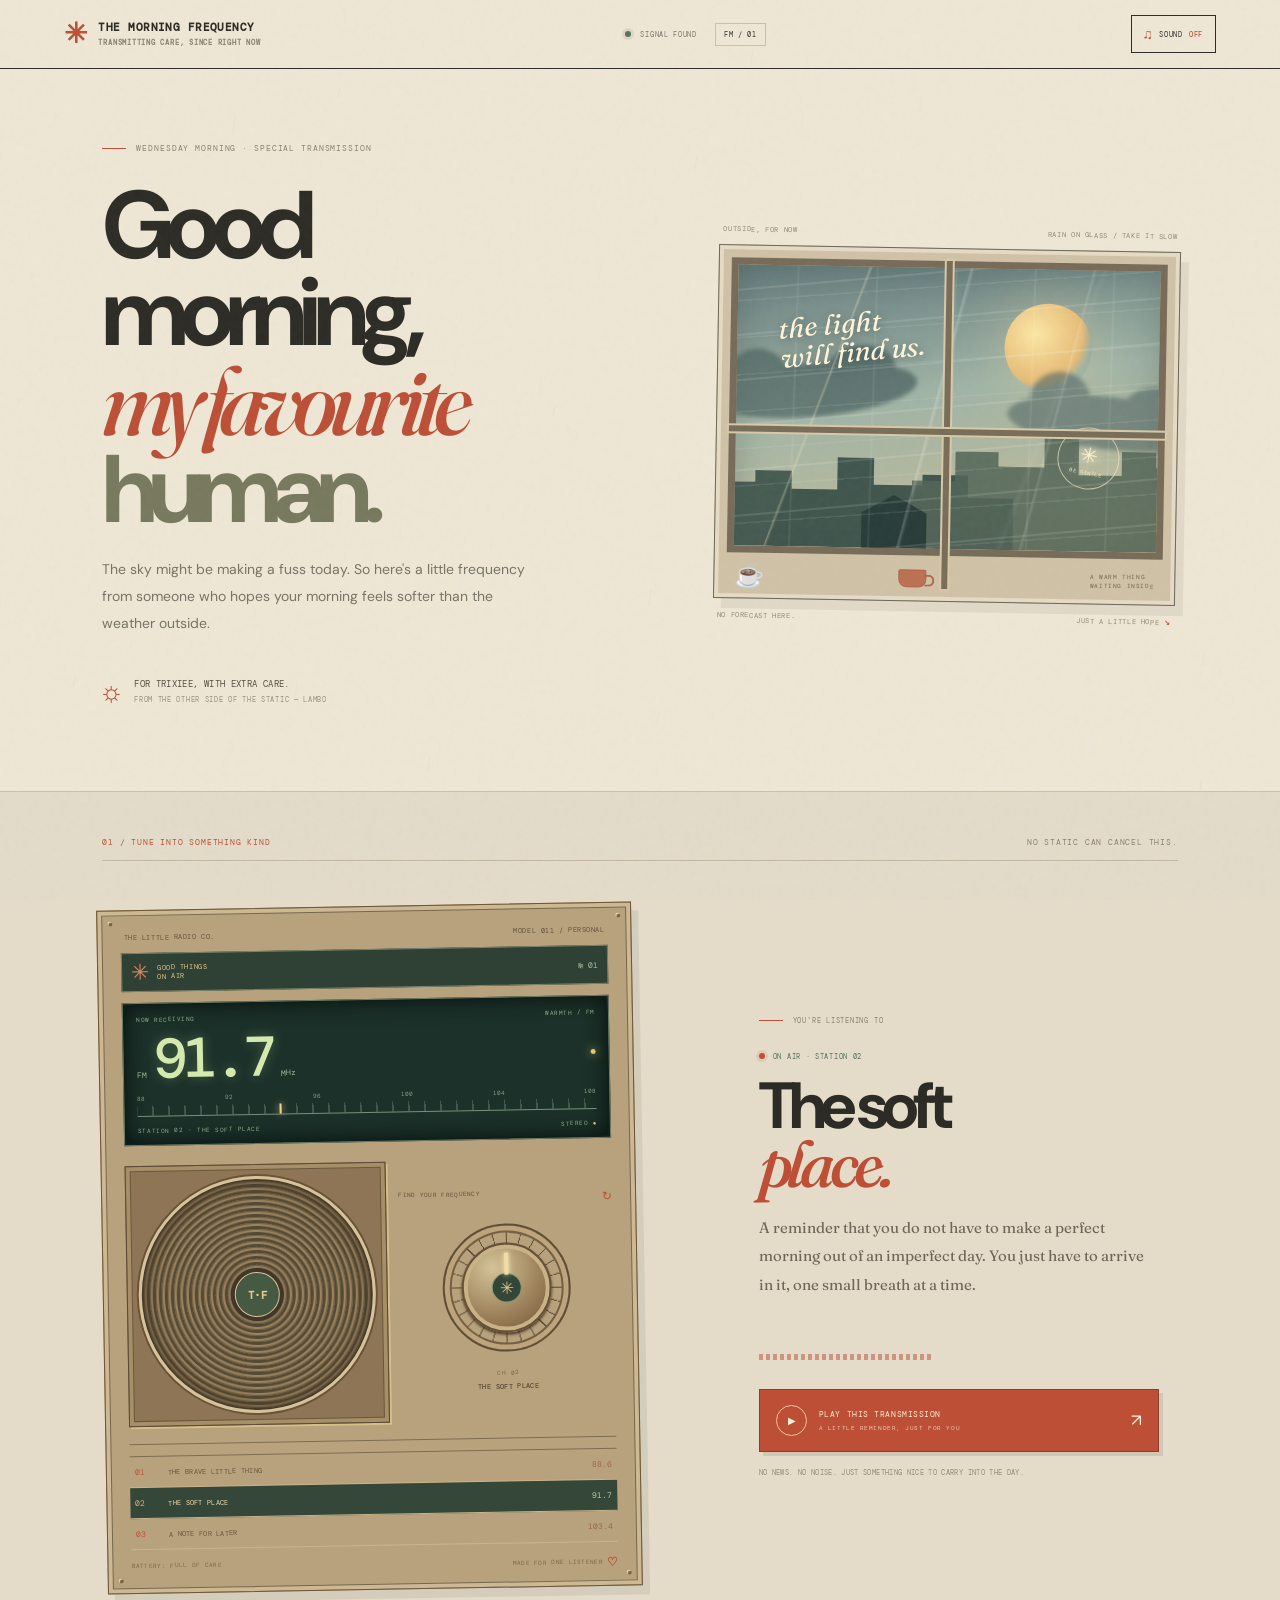
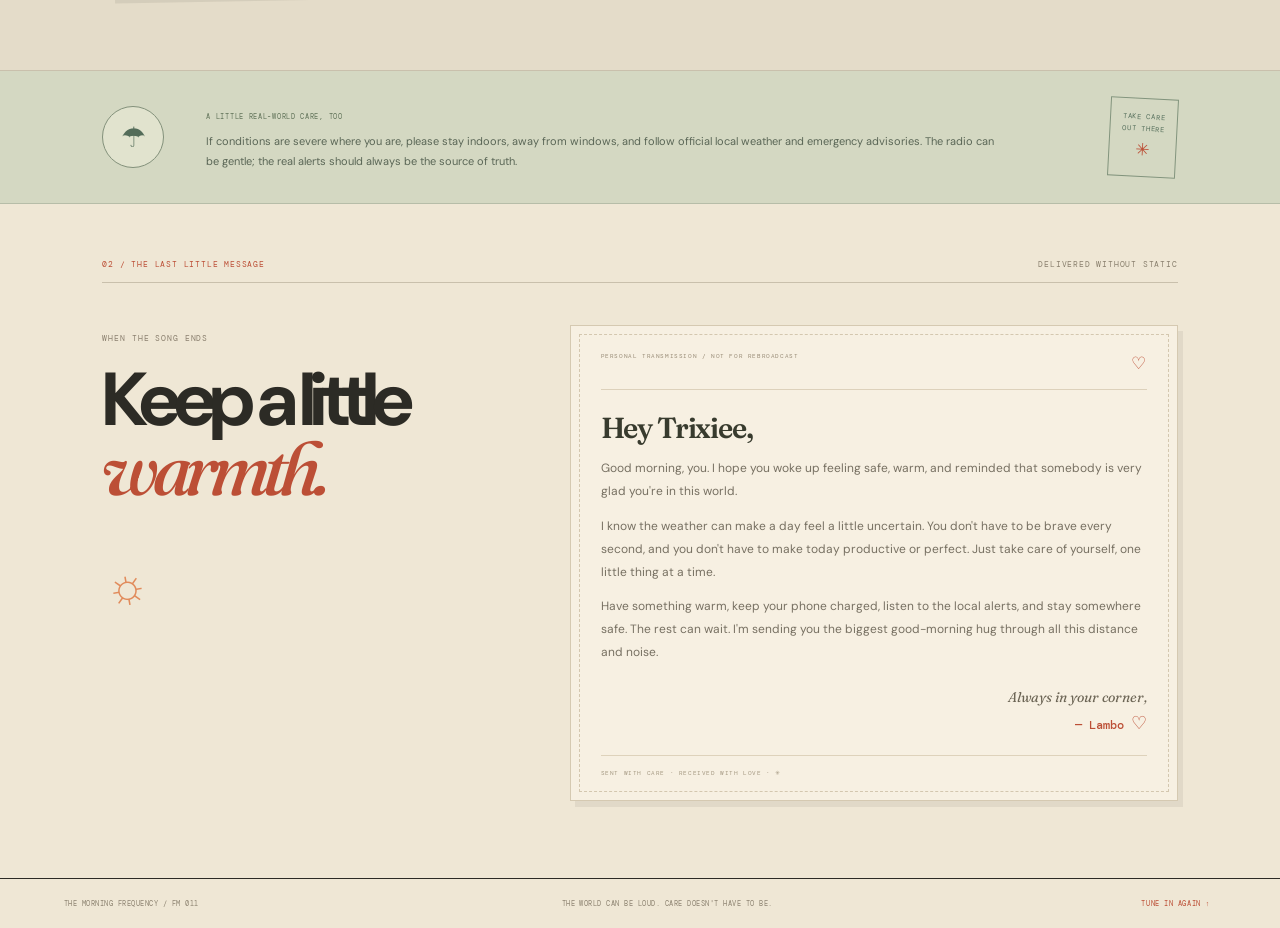
<file: the-morning-frequency/index.html>
<!doctype html>
<html lang="en">
<head>
<meta charset="utf-8">
<meta name="viewport" content="width=device-width, initial-scale=1, viewport-fit=cover">
<meta name="theme-color" content="#efe7d5">
<title>THE MORNING FREQUENCY — A small good morning</title>
<link rel="stylesheet" href="./style.css">
</head>
<body>
<div class="rain-layer" aria-hidden="true"><canvas id="rain"></canvas></div>
<div class="paper-grain" aria-hidden="true"></div>
<header class="topbar">
  <a class="station-brand" href="#top" aria-label="The Morning Frequency home"><span class="brand-star">✳</span><span>THE MORNING FREQUENCY<small>TRANSMITTING CARE, SINCE RIGHT NOW</small></span></a>
  <div class="signal-status"><i></i> SIGNAL FOUND <span>FM / 01</span></div>
  <button class="sound-toggle" id="sound-toggle" aria-pressed="false"><span>♫</span> SOUND <b id="sound-state">OFF</b></button>
</header>

<main id="top">
  <section class="opening">
    <div class="opening-copy">
      <p class="kicker"><span class="kicker-line"></span> WEDNESDAY MORNING · SPECIAL TRANSMISSION</p>
      <h1>Good morning,<br><em>my favourite</em><br><span>human.</span></h1>
      <p class="opening-text">The sky might be making a fuss today. So here's a little frequency from someone who hopes your morning feels softer than the weather outside.</p>
      <div class="opening-signoff"><span class="tiny-sun">☼</span><span>FOR TRIXIEE, WITH EXTRA CARE.<br><small>FROM THE OTHER SIDE OF THE STATIC — LAMBO</small></span></div>
    </div>
    <div class="window-scene" aria-label="A rainy morning window with a warm light inside">
      <div class="window-label"><span>OUTSIDE, FOR NOW</span><span>RAIN ON GLASS / TAKE IT SLOW</span></div>
      <div class="window-frame">
        <div class="window-glass">
          <div class="dawn-glow"></div><div class="cloud-shape cloud-one"></div><div class="cloud-shape cloud-two"></div>
          <div class="distant-roof roof-a"></div><div class="distant-roof roof-b"></div><div class="distant-roof roof-c"></div>
          <div class="window-reflection"></div>
          <div class="window-scribble">the light<br>will find us.</div>
          <div class="glass-sticker">✳<small>BE GENTLE</small></div>
        </div>
        <div class="frame-cross"></div>
        <div class="window-sill"><span>☕</span><div class="sill-mug"></div><span class="sill-note">A WARM THING<br>WAITING INSIDE</span></div>
      </div>
      <div class="window-caption"><span>NO FORECAST HERE.</span><span>JUST A LITTLE HOPE <b>↘</b></span></div>
    </div>
  </section>

  <section class="broadcast-section" id="radio">
    <div class="section-head"><span>01 / TUNE INTO SOMETHING KIND</span><span>NO STATIC CAN CANCEL THIS.</span></div>
    <div class="radio-layout">
      <div class="radio-card">
        <div class="radio-screws"><i></i><i></i><i></i><i></i></div>
        <div class="radio-topline"><span>THE LITTLE RADIO CO.</span><span>MODEL 011 / PERSONAL</span></div>
        <div class="radio-nameplate"><span class="plate-star">✳</span><span>GOOD THINGS<br>ON AIR</span><span class="plate-number">№ 01</span></div>
        <div class="radio-display">
          <div class="display-top"><span>NOW RECEIVING</span><span id="display-mode">WARMTH / FM</span></div>
          <div class="frequency-row"><span class="freq-prefix">FM</span><span class="frequency" id="frequency">91.7</span><span class="freq-unit">MHz</span><span class="tuned-dot"></span></div>
          <div class="tuner-track"><div class="tuner-scale"><span>88</span><span>92</span><span>96</span><span>100</span><span>104</span><span>108</span></div><div class="tuner-rail"><i id="tuner-marker"></i></div></div>
          <div class="display-bottom"><span id="station-code">STATION 02 · THE SOFT PLACE</span><span class="stereo">STEREO <b>●</b></span></div>
        </div>
        <div class="radio-main">
          <div class="speaker" aria-hidden="true"><div class="speaker-mesh"></div><div class="speaker-badge">T·F</div></div>
          <div class="radio-controls">
            <div class="dial-label"><span>FIND YOUR FREQUENCY</span><span>↻</span></div>
            <div class="big-dial" id="big-dial" role="slider" tabindex="0" aria-label="Tune radio station" aria-valuemin="0" aria-valuemax="2" aria-valuenow="1">
              <div class="dial-tick tick-a"></div><div class="dial-tick tick-b"></div><div class="dial-tick tick-c"></div><div class="dial-ring"></div><div class="dial-inner"><span class="dial-pointer"></span><span class="dial-center">✳</span></div>
            </div>
            <div class="dial-current"><span>CH 02</span><b id="dial-title">THE SOFT PLACE</b></div>
          </div>
        </div>
        <div class="radio-presets" role="group" aria-label="Choose broadcast">
          <button class="preset" data-station="0"><span class="preset-no">01</span><span class="preset-name">THE BRAVE LITTLE THING</span><span class="preset-freq">88.6</span></button>
          <button class="preset active" data-station="1"><span class="preset-no">02</span><span class="preset-name">THE SOFT PLACE</span><span class="preset-freq">91.7</span></button>
          <button class="preset" data-station="2"><span class="preset-no">03</span><span class="preset-name">A NOTE FOR LATER</span><span class="preset-freq">103.4</span></button>
        </div>
        <div class="radio-bottom"><span>BATTERY: FULL OF CARE</span><span>MADE FOR ONE LISTENER <b>♡</b></span></div>
      </div>

      <div class="broadcast-copy">
        <p class="kicker"><span class="kicker-line"></span> YOU'RE LISTENING TO</p>
        <p class="live-tag"><span class="live-pulse"></span><span id="live-tag">ON AIR · STATION 02</span></p>
        <h2 id="broadcast-title">The soft<br><em>place.</em></h2>
        <p class="broadcast-text" id="broadcast-text">A reminder that you do not have to make a perfect morning out of an imperfect day. You just have to arrive in it, one small breath at a time.</p>
        <div class="audio-meter" id="audio-meter" aria-hidden="true"><i></i><i></i><i></i><i></i><i></i><i></i><i></i><i></i><i></i><i></i><i></i><i></i><i></i><i></i><i></i><i></i><i></i><i></i><i></i><i></i><i></i><i></i><i></i><i></i><i></i></div>
        <button id="play-broadcast" class="play-button"><span class="play-symbol">▶</span><span>PLAY THIS TRANSMISSION<small id="play-subtitle">A LITTLE REMINDER, JUST FOR YOU</small></span><span class="play-arrow">↗</span></button>
        <p class="broadcast-footnote">NO NEWS. NO NOISE. JUST SOMETHING NICE TO CARRY INTO THE DAY.</p>
      </div>
    </div>
  </section>

  <section class="care-strip">
    <div class="care-icon">☂</div>
    <div class="care-copy"><span class="care-label">A LITTLE REAL-WORLD CARE, TOO</span><p>If conditions are severe where you are, please stay indoors, away from windows, and follow official local weather and emergency advisories. The radio can be gentle; the real alerts should always be the source of truth.</p></div>
    <div class="care-mark">TAKE CARE<br>OUT THERE <span>✳</span></div>
  </section>

  <section class="final-note">
    <div class="final-note-top"><span>02 / THE LAST LITTLE MESSAGE</span><span>DELIVERED WITHOUT STATIC</span></div>
    <div class="final-note-grid">
      <div class="final-note-heading"><p class="kicker">WHEN THE SONG ENDS</p><h2>Keep a little<br><em>warmth.</em></h2><div class="sun-doodle">☼</div></div>
      <div class="note-letter">
        <div class="letter-top"><span>PERSONAL TRANSMISSION / NOT FOR REBROADCAST</span><span>♡</span></div>
        <h3>Hey Trixiee,</h3>
        <p>Good morning, you. I hope you woke up feeling safe, warm, and reminded that somebody is very glad you're in this world.</p>
        <p>I know the weather can make a day feel a little uncertain. You don't have to be brave every second, and you don't have to make today productive or perfect. Just take care of yourself, one little thing at a time.</p>
        <p>Have something warm, keep your phone charged, listen to the local alerts, and stay somewhere safe. The rest can wait. I'm sending you the biggest good-morning hug through all this distance and noise.</p>
        <div class="letter-sign"><span>Always in your corner,</span><b>— Lambo <i>♡</i></b></div>
        <div class="letter-postmark">SENT WITH CARE · RECEIVED WITH LOVE · ✳</div>
      </div>
    </div>
  </section>

  <footer class="footer"><span>THE MORNING FREQUENCY / FM 011</span><span>THE WORLD CAN BE LOUD. CARE DOESN'T HAVE TO BE.</span><button id="back-to-top">TUNE IN AGAIN ↑</button></footer>
</main>
<div class="toast" id="toast" aria-live="polite"></div>
<script src="./app.js"></script>
</body>
</html>
</file>
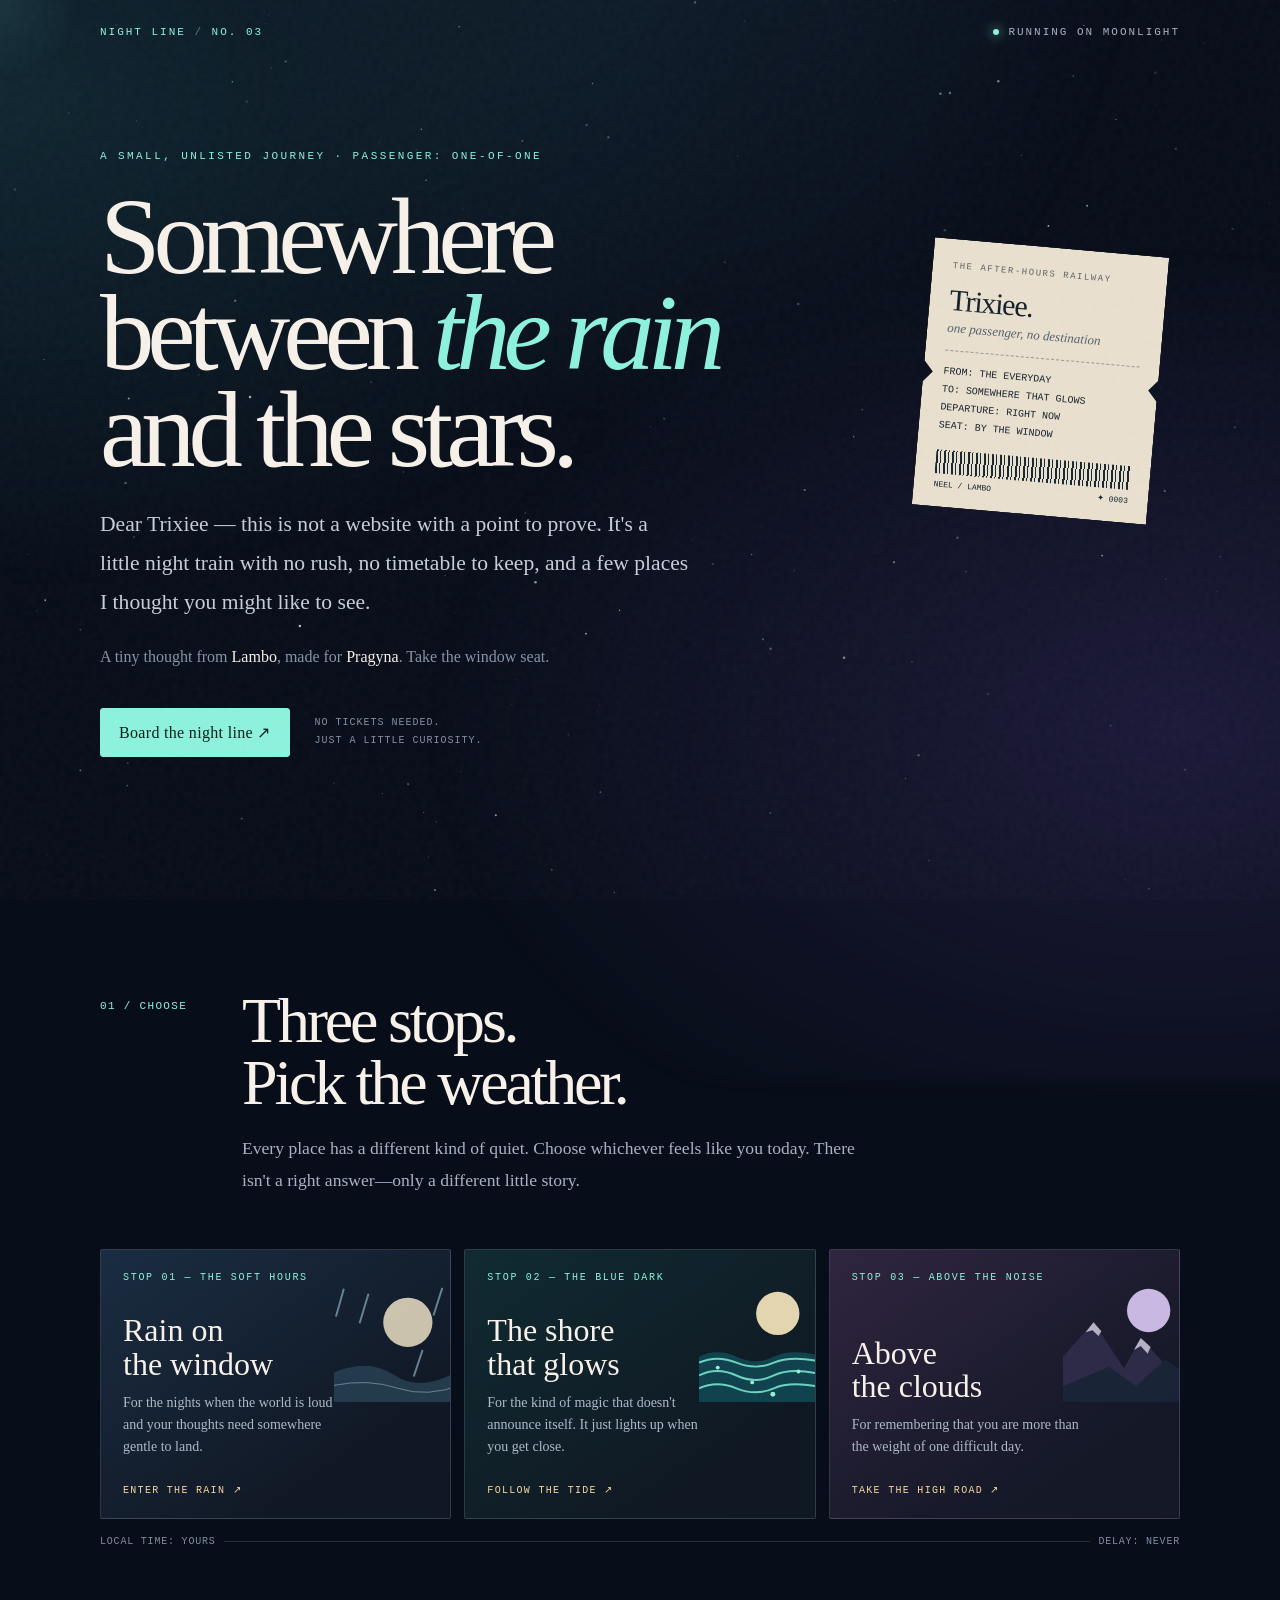
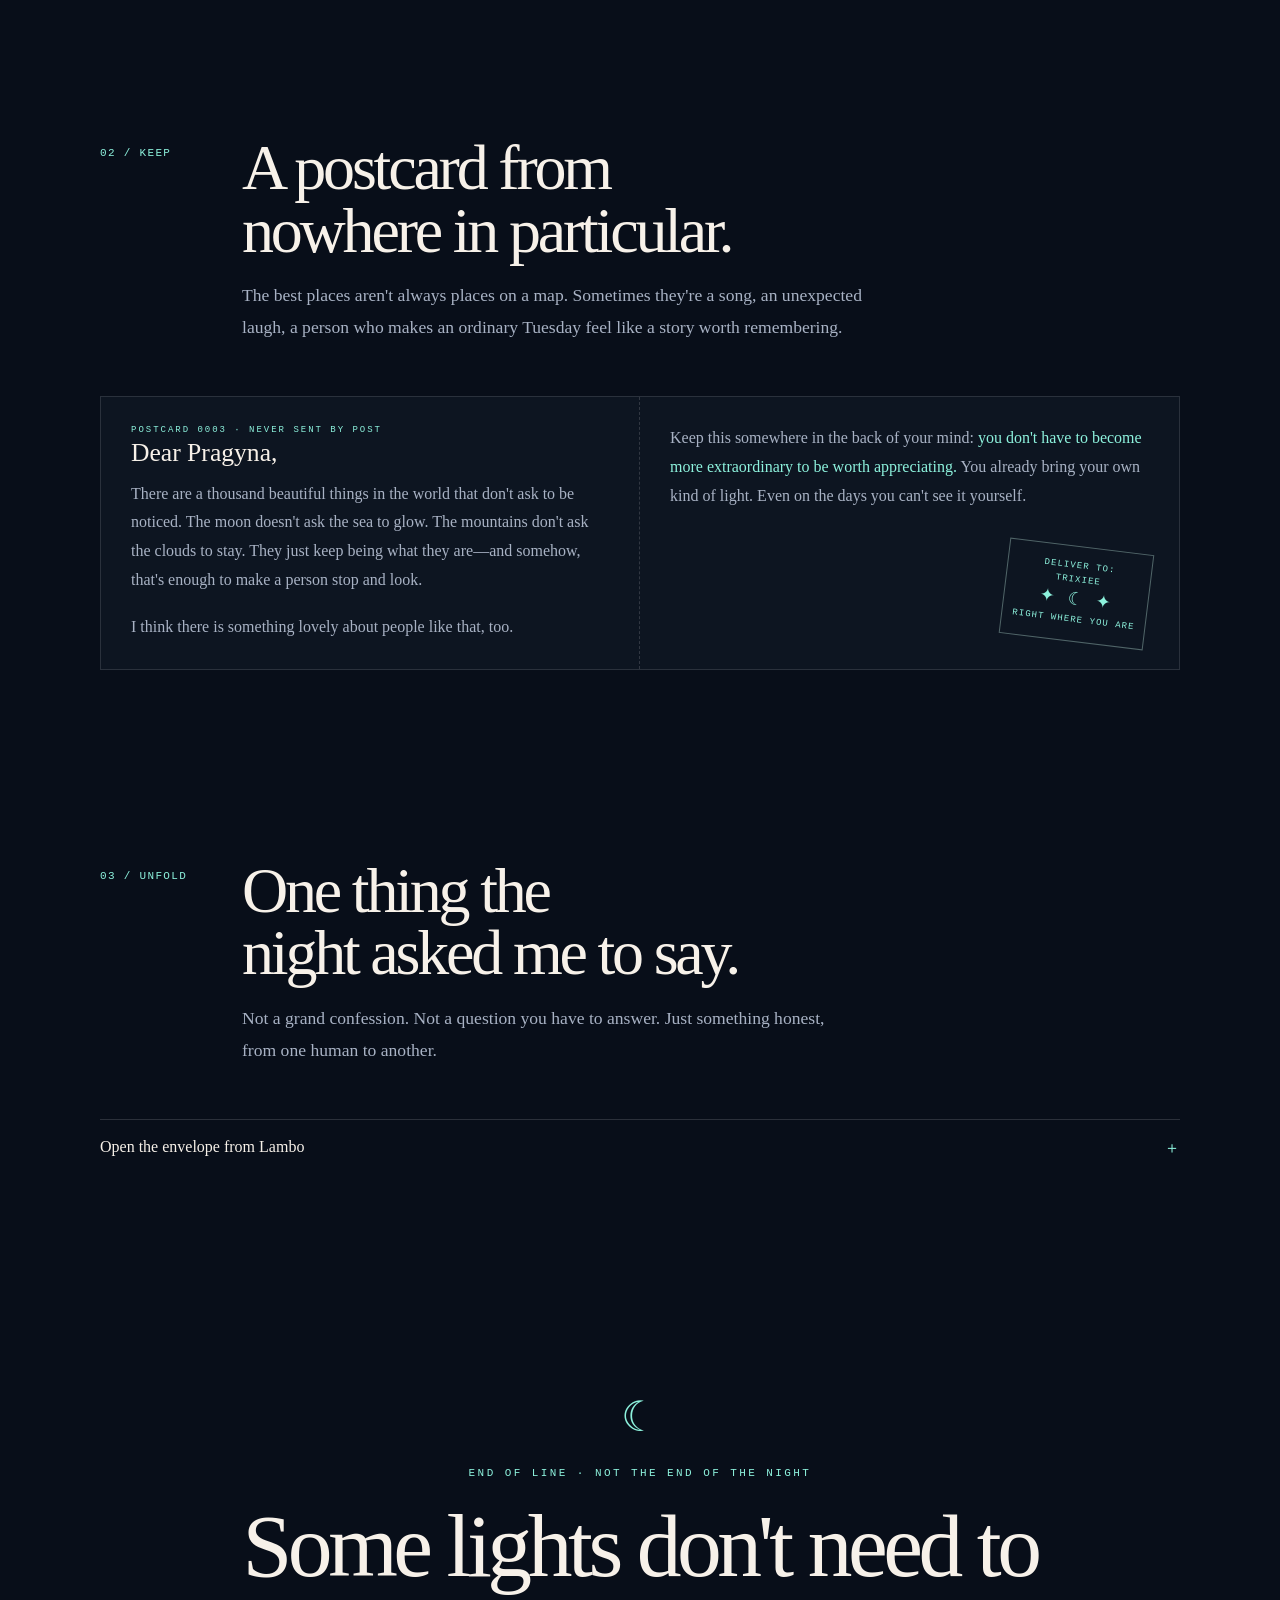
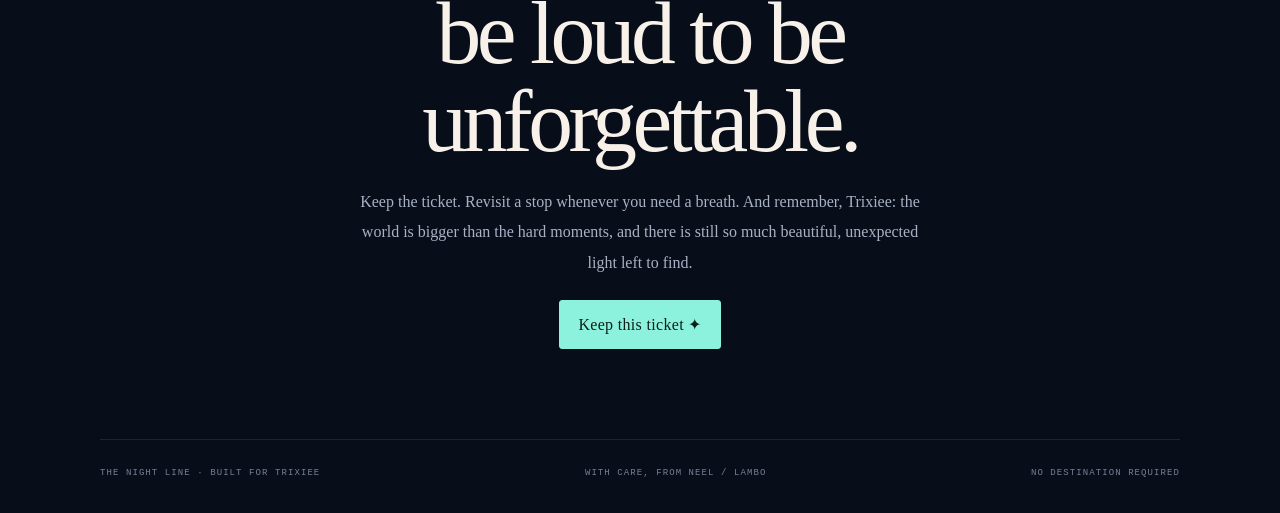
<file: the-night-line/index.html>
<!doctype html>
<html lang="en">
<head>
<meta charset="utf-8">
<meta name="viewport" content="width=device-width,initial-scale=1">
<meta name="theme-color" content="#0a101d">
<title>The Night Line — a small journey for Trixiee</title>
<style>
:root{
  --night:#080e19;--ink:#f7f1e9;--muted:#a8b2c4;--cyan:#8df2dd;
  --blue:#78b8f4;--rose:#f3b1c7;--gold:#f4d8a0;--panel:#111b2a;
}
*{box-sizing:border-box}
html{scroll-behavior:smooth}
body{margin:0;background:var(--night);color:var(--ink);font-family:Georgia,"Times New Roman",serif;overflow-x:hidden}
button{font:inherit;cursor:pointer}
a{color:inherit}
#sky{position:fixed;inset:0;width:100%;height:100%;z-index:-3}
.aurora{position:fixed;inset:-20%;z-index:-2;pointer-events:none;background:radial-gradient(ellipse at 14% 22%,#1f4f5960,transparent 35%),radial-gradient(ellipse at 80% 72%,#34275d77,transparent 37%),radial-gradient(ellipse at 53% 2%,#32597833,transparent 34%);filter:blur(8px)}
.grain{position:fixed;inset:0;z-index:10;pointer-events:none;opacity:.045;background-image:url("data:image/svg+xml,%3Csvg viewBox='0 0 180 180' xmlns='http://www.w3.org/2000/svg'%3E%3Cfilter id='n'%3E%3CfeTurbulence type='fractalNoise' baseFrequency='.8' numOctaves='4' stitchTiles='stitch'/%3E%3C/filter%3E%3Crect width='100%25' height='100%25' filter='url(%23n)' opacity='.7'/%3E%3C/svg%3E")}
.shell{width:min(1080px,92vw);margin:auto}
.topbar{display:flex;align-items:center;justify-content:space-between;padding:24px 0;color:var(--muted);font:11px/1.5 ui-monospace,SFMono-Regular,Menlo,monospace;text-transform:uppercase;letter-spacing:.18em}
.brand{color:var(--cyan)}.status{display:flex;align-items:center;gap:9px}.dot{display:inline-block;width:6px;height:6px;background:var(--cyan);border-radius:50%;box-shadow:0 0 12px var(--cyan)}
.hero{min-height:calc(100svh - 70px);display:grid;align-items:center;padding:36px 0 90px;position:relative}
.hero-inner{max-width:780px}
.kicker{font:11px/1.5 ui-monospace,monospace;text-transform:uppercase;letter-spacing:.22em;color:var(--cyan)}
h1{font-size:clamp(3rem,8.5vw,7.9rem);line-height:.89;letter-spacing:-.065em;font-weight:400;margin:24px 0 26px}
h1 em{font-weight:400;color:var(--cyan)}
.intro{font-size:clamp(1.1rem,2.2vw,1.35rem);line-height:1.8;color:#c6ceda;max-width:590px}
.intro strong{color:var(--ink);font-weight:400}
.hero-bottom{display:flex;align-items:center;gap:25px;flex-wrap:wrap;margin-top:36px}
.btn{border:1px solid #d6e5e72c;border-radius:3px;background:#101b29c9;color:var(--ink);padding:14px 18px;transition:.25s;letter-spacing:.02em}
.btn:hover{border-color:var(--cyan);transform:translateY(-2px);background:#162b38}
.btn.primary{background:var(--cyan);color:#092019;border-color:var(--cyan)}
.btn.primary:hover{background:#b5ffec}
.small-note{font:10px/1.8 ui-monospace,monospace;letter-spacing:.1em;text-transform:uppercase;color:#8290a3}
.ticket{position:absolute;right:2%;top:22%;width:235px;padding:22px 20px 18px;color:#15212c;background:#e9e0cf;transform:rotate(5deg);box-shadow:12px 20px 50px #0007;clip-path:polygon(0 0,100% 0,100% 46%,96% 50%,100% 54%,100% 100%,0 100%,0 54%,4% 50%,0 46%)}
.ticket .t-label{font:9px ui-monospace,monospace;letter-spacing:.17em;text-transform:uppercase;opacity:.65}
.ticket .ticket-name{font-size:30px;margin:12px 0 3px;letter-spacing:-.04em}
.ticket .route{font:10px/1.8 ui-monospace,monospace;margin-top:14px;border-top:1px dashed #39495877;padding-top:12px}
.ticket .barcode{height:24px;margin-top:15px;background:repeating-linear-gradient(90deg,#172733 0 2px,transparent 2px 4px,#172733 4px 5px,transparent 5px 8px)}
.ticket .ticket-foot{display:flex;justify-content:space-between;font:8px ui-monospace,monospace;margin-top:6px}
section{padding:95px 0;position:relative}
.section-head{display:grid;grid-template-columns:120px 1fr;gap:22px;margin-bottom:35px;align-items:start}
.index{color:var(--cyan);font:11px ui-monospace,monospace;letter-spacing:.12em;padding-top:10px}
h2{font-size:clamp(2.2rem,5vw,4.5rem);font-weight:400;line-height:.98;letter-spacing:-.05em;margin:0}
.section-lede{max-width:620px;color:var(--muted);font-size:1.1rem;line-height:1.8;margin-top:18px}
.routeboard{display:grid;grid-template-columns:repeat(3,1fr);gap:13px}
.routeboard .route{min-height:270px;position:relative;overflow:hidden;padding:22px;text-align:left;color:var(--ink);border:1px solid #ffffff22;background:#101a28;border-radius:2px;display:flex;flex-direction:column;justify-content:space-between;transition:.3s}
.routeboard .route:hover,.routeboard .route.chosen{transform:translateY(-4px);border-color:var(--cyan);box-shadow:0 14px 48px #0003}
.routeboard .route:focus-visible,.btn:focus-visible{outline:2px solid var(--cyan);outline-offset:3px}
.routeboard .route .n{font:10px ui-monospace,monospace;letter-spacing:.17em;color:var(--cyan)}
.routeboard .route h3{font-size:clamp(1.5rem,2.8vw,2rem);font-weight:400;line-height:1.05;margin:10px 0}
.routeboard .route p{font-size:14px;line-height:1.6;color:#aeb9c8;max-width:230px;margin:0}
.routeboard .route .go{font:10px ui-monospace,monospace;text-transform:uppercase;letter-spacing:.13em;margin-top:25px;color:var(--gold)}
.scene-art{position:absolute;right:-12px;top:33px;width:128px;height:120px;opacity:.92;pointer-events:none}
.routeboard .route:nth-child(1){background:linear-gradient(145deg,#1a2d42,#111825 75%)}
.routeboard .route:nth-child(2){background:linear-gradient(145deg,#102b32,#101923 75%)}
.routeboard .route:nth-child(3){background:linear-gradient(145deg,#302540,#141827 75%)}
.route-foot{margin-top:17px;display:flex;gap:8px;align-items:center;color:#7f8da0;font:10px ui-monospace,monospace;letter-spacing:.08em}
.line{height:1px;flex:1;background:#ffffff22}
.journey{display:none;margin-top:32px;border:1px solid #ffffff28;background:#0d1623;min-height:380px;position:relative;overflow:hidden}
.journey.active{display:grid;grid-template-columns:.94fr 1.06fr;animation:appear .7s ease both}
@keyframes appear{from{opacity:0;transform:translateY(9px)}to{opacity:1;transform:none}}
.journey-visual{position:relative;min-height:380px;overflow:hidden;background:#132b3b}
.journey-copy{padding:clamp(24px,4.5vw,48px);display:flex;flex-direction:column;align-items:flex-start;justify-content:center}
.journey-copy .chapter{font:10px ui-monospace,monospace;color:var(--cyan);letter-spacing:.18em;text-transform:uppercase}
.journey-copy h3{font-size:clamp(2rem,4vw,3.4rem);font-weight:400;line-height:.98;letter-spacing:-.04em;margin:19px 0}
.journey-copy p{line-height:1.85;color:#b7c2d0;margin:0 0 18px;font-size:1.04rem}
.hidden-note{display:none;border-left:2px solid var(--cyan);padding:10px 0 10px 16px;color:#f3eadc;line-height:1.8;margin:4px 0 22px}
.hidden-note.revealed{display:block;animation:appear .6s}
.discover{border:1px solid #ffffff35;background:#142534;color:#e5f5f2;padding:12px 15px;border-radius:2px}
.discover:hover{border-color:var(--cyan)}
.journey-controls{display:flex;gap:10px;flex-wrap:wrap;margin-top:18px}
.scene-label{position:absolute;left:20px;bottom:18px;font:9px ui-monospace,monospace;letter-spacing:.18em;text-transform:uppercase;color:#e0e9ecaa}
.art-rain{background:linear-gradient(#12243a,#344a60 60%,#10202b)}
.art-sea{background:linear-gradient(#091c32,#143a49 60%,#071c2b)}
.art-mountain{background:linear-gradient(#262343,#62516b 58%,#172638)}
.art-rain:before{content:"";position:absolute;width:130px;height:130px;border-radius:50%;background:#f7ead1;box-shadow:0 0 35px #f7ead155;top:53px;left:calc(50% - 65px)}
.art-rain:after{content:"";position:absolute;inset:0;background:repeating-linear-gradient(104deg,transparent 0 24px,#aed4ed77 25px,#aed4ed77 26px,transparent 27px 45px);opacity:.48}
.art-sea:before{content:"";position:absolute;width:110px;height:110px;border-radius:50%;background:#f1e6c4;top:38px;left:calc(50% - 55px);box-shadow:0 0 45px #a8eddd66}
.art-sea:after{content:"";position:absolute;left:-10%;right:-10%;height:55%;bottom:-8%;border-radius:50% 50% 0 0;background:repeating-linear-gradient(0deg,#113f4c 0 12px,#3cd9c577 13px 14px,#153742 15px 24px);box-shadow:0 -20px 35px #50e3d322}
.art-mountain:before{content:"";position:absolute;width:120px;height:120px;border-radius:50%;background:#d9c3f6;box-shadow:0 0 44px #c5a8f766;right:26px;top:35px}
.art-mountain:after{content:"";position:absolute;inset:34% -10% -5% -10%;background:#151a30;clip-path:polygon(0 100%,0 65%,22% 15%,36% 57%,52% 0,82% 62%,100% 25%,100% 100%);box-shadow:inset 0 15px 30px #cdb7e5}
.art-rain .mist{position:absolute;z-index:2;left:-20%;right:-20%;bottom:0;height:25%;background:linear-gradient(transparent,#9eb8c522);filter:blur(8px)}
.art-sea .glow{position:absolute;z-index:2;inset:0;background:radial-gradient(ellipse at 30% 75%,#8df2dd77,transparent 5%),radial-gradient(ellipse at 53% 84%,#8df2dd88,transparent 5%),radial-gradient(ellipse at 76% 72%,#8df2dd77,transparent 4%),radial-gradient(ellipse at 63% 91%,#8df2dd99,transparent 5%);animation:pulse 3s ease-in-out infinite alternate}
@keyframes pulse{to{opacity:.35;transform:scale(1.04)}}
.art-mountain .stars{position:absolute;z-index:3;inset:0;background-image:radial-gradient(#fff 1px,transparent 1.8px),radial-gradient(#c9bfff 1px,transparent 1.8px);background-size:53px 51px,83px 79px;background-position:8px 20px,31px 5px;opacity:.5}
.postcard{margin-top:14px;border:1px solid #ffffff1f;display:grid;grid-template-columns:1fr 1fr;background:#0d1521}
.postcard .post-left{padding:27px 30px;border-right:1px dashed #ffffff26}
.postcard .post-right{padding:27px 30px;display:flex;flex-direction:column;justify-content:space-between;gap:28px}
.postcard h3{font-size:1.6rem;font-weight:400;margin:0 0 12px}
.postcard p{color:var(--muted);line-height:1.8;margin:0}
.stamp{align-self:flex-end;border:1px solid #b4dcd166;color:var(--cyan);padding:13px 10px;font:9px/1.5 ui-monospace,monospace;text-align:center;transform:rotate(7deg);letter-spacing:.12em}
.reveal-button{width:100%;text-align:left;padding:18px 0;background:none;border:0;border-top:1px solid #ffffff25;color:var(--ink);display:flex;justify-content:space-between;gap:16px}
.reveal-button span:last-child{color:var(--cyan)}
#letter{display:none;font-size:1.08rem;line-height:2;color:#e8e5df;white-space:pre-line;margin-top:25px;animation:appear .8s}
#letter.visible{display:block}
.signature{color:var(--cyan);font-style:italic}
.ending{text-align:center;padding:120px 0 90px}
.ending .symbol{font-size:42px;color:var(--cyan);margin-bottom:24px}
.ending h2{font-size:clamp(2.5rem,7vw,6rem);max-width:800px;margin:20px auto}
.ending p{max-width:560px;color:var(--muted);line-height:1.9;margin:22px auto}
footer{padding:28px 0 35px;border-top:1px solid #ffffff17;display:flex;justify-content:space-between;gap:12px;flex-wrap:wrap;color:#748195;font:9px ui-monospace,monospace;text-transform:uppercase;letter-spacing:.12em}
.toast{position:fixed;z-index:20;bottom:24px;left:50%;transform:translate(-50%,20px);opacity:0;transition:.35s;pointer-events:none;padding:13px 18px;background:#d8f8ee;color:#132521;font:12px ui-monospace,monospace;max-width:90vw;text-align:center;box-shadow:0 8px 30px #0005}
.toast.show{opacity:1;transform:translate(-50%,0)}
#lightCursor{position:fixed;width:170px;height:170px;border-radius:50%;pointer-events:none;z-index:-1;background:radial-gradient(circle,#72d9d61a,transparent 68%);transform:translate(-50%,-50%)}
@media(max-width:800px){.ticket{position:relative;top:auto;right:auto;margin:30px 0 0 8px;width:215px;transform:rotate(3deg)}.hero{padding-top:24px;min-height:unset}.hero-inner{padding-top:20px}.section-head{grid-template-columns:1fr;gap:10px}.routeboard{grid-template-columns:1fr}.routeboard .route{min-height:205px}.scene-art{width:112px;height:104px}.journey.active{grid-template-columns:1fr}.journey-visual{min-height:290px}.postcard{grid-template-columns:1fr}.postcard .post-left{border-right:0;border-bottom:1px dashed #ffffff26}.hero-bottom{align-items:flex-start}.ticket{margin-left:auto;margin-right:10px}.intro{max-width:100%}section{padding:72px 0}.journey-copy{padding:28px 24px}}
@media(prefers-reduced-motion:reduce){*,*::before,*::after{scroll-behavior:auto!important;animation:none!important;transition:none!important}}
</style>
</head>
<body>
<canvas id="sky" aria-hidden="true"></canvas><div class="aurora"></div><div class="grain"></div><div id="lightCursor"></div>
<div class="shell">
<header class="topbar"><div class="brand">Night Line <span style="color:#637388">/</span> No. 03</div><div class="status"><i class="dot"></i> Running on moonlight</div></header>
<main>
<section class="hero" id="begin">
<div class="hero-inner">
<div class="kicker">A small, unlisted journey · passenger: one-of-one</div>
<h1>Somewhere<br>between <em>the rain</em><br>and the stars.</h1>
<p class="intro">Dear Trixiee — this is not a website with a point to prove. It's a little night train with no rush, no timetable to keep, and a few places I thought you might like to see.</p>
<p class="intro" style="font-size:1rem;color:#8694a8">A tiny thought from <strong>Lambo</strong>, made for <strong>Pragyna</strong>. Take the window seat.</p>
<div class="hero-bottom"><button class="btn primary" onclick="document.getElementById('routes').scrollIntoView({behavior:'smooth'})">Board the night line ↗</button><span class="small-note">No tickets needed.<br>Just a little curiosity.</span></div>
</div>
<div class="ticket" aria-label="A personalized train ticket">
<div class="t-label">The after-hours railway</div>
<div class="ticket-name">Trixiee.</div>
<div style="font:italic 13px Georgia;color:#52616b">one passenger, no destination</div>
<div class="route">FROM: THE EVERYDAY<br>TO: SOMEWHERE THAT GLOWS<br>DEPARTURE: RIGHT NOW<br>SEAT: BY THE WINDOW</div>
<div class="barcode"></div><div class="ticket-foot"><span>NEEL / LAMBO</span><span>✦ 0003</span></div>
</div>
</section>

<section id="routes">
<div class="section-head"><div class="index">01 / CHOOSE</div><div><h2>Three stops.<br>Pick the weather.</h2><p class="section-lede">Every place has a different kind of quiet. Choose whichever feels like you today. There isn't a right answer—only a different little story.</p></div></div>
<div class="routeboard">
<button class="route" data-route="rain" onclick="openRoute('rain',this)">
<span class="n">STOP 01 — THE SOFT HOURS</span><svg class="scene-art" viewBox="0 0 130 120" aria-hidden="true"><circle cx="75" cy="39" r="25" fill="#f1e5c8" opacity=".9"/><path d="M0 90 Q35 75 62 93 T130 86 V120 H0Z" fill="#263e50"/><path d="M10 5L2 33 M35 10L26 40 M110 4L101 32 M90 67L81 94" stroke="#a5d6e8" stroke-width="2" opacity=".6"/><path d="M0 103Q35 96 65 106T130 102" fill="none" stroke="#9dc8d3" opacity=".6"/></svg>
<div><h3>Rain on<br>the window</h3><p>For the nights when the world is loud and your thoughts need somewhere gentle to land.</p><div class="go">Enter the rain ↗</div></div>
</button>
<button class="route" data-route="sea" onclick="openRoute('sea',this)">
<span class="n">STOP 02 — THE BLUE DARK</span><svg class="scene-art" viewBox="0 0 130 120" aria-hidden="true"><circle cx="80" cy="30" r="22" fill="#f6e5bd"/><path d="M0 74Q18 65 38 74T76 74T130 74V120H0Z" fill="#104751"/><path d="M0 80Q18 72 38 80T76 80T130 80 M0 93Q18 84 38 93T76 93T130 93 M0 106Q18 98 38 106T76 106T130 106" stroke="#80f4db" stroke-width="2" fill="none" opacity=".9"/><g fill="#a0ffe9"><circle cx="19" cy="85" r="2"/><circle cx="54" cy="100" r="2"/><circle cx="101" cy="89" r="2"/><circle cx="75" cy="112" r="2.5"/></g></svg>
<div><h3>The shore<br>that glows</h3><p>For the kind of magic that doesn't announce itself. It just lights up when you get close.</p><div class="go">Follow the tide ↗</div></div>
</button>
<button class="route" data-route="mountain" onclick="openRoute('mountain',this)">
<span class="n">STOP 03 — ABOVE THE NOISE</span><svg class="scene-art" viewBox="0 0 130 120" aria-hidden="true"><circle cx="87" cy="27" r="22" fill="#d8c6f2"/><path d="M0 120L0 74 31 39 62 86 79 55 130 110V120Z" fill="#302d4c"/><path d="M31 39L23 49 30 47 36 53 39 48Z M79 55L72 67 79 63 86 71 89 64Z" fill="#e8e1f1" opacity=".8"/><path d="M0 104L47 84 74 104 104 77 130 94V120H0Z" fill="#1a2539"/></svg>
<div><h3>Above<br>the clouds</h3><p>For remembering that you are more than the weight of one difficult day.</p><div class="go">Take the high road ↗</div></div>
</button>
</div>
<div class="route-foot"><span>LOCAL TIME: YOURS</span><div class="line"></div><span>DELAY: NEVER</span></div>
<div class="journey" id="journey" aria-live="polite">
<div class="journey-visual art-rain" id="sceneVisual"><div class="mist"></div><div class="scene-label" id="sceneLabel">STOP 01 / RAIN ON THE WINDOW</div></div>
<div class="journey-copy"><div class="chapter" id="sceneChapter">FIELD NOTE 01 / THE SOFT HOURS</div><h3 id="sceneTitle">Let the rain<br>say it for you.</h3><p id="sceneText">Some days don't need a solution straight away. Sometimes all you need is a window, a little rain, and permission not to have everything figured out.</p><button class="discover" id="discover" onclick="revealFieldNote()">Find the hidden note +</button><div class="hidden-note" id="fieldNote"></div><div class="journey-controls"><button class="btn" onclick="chooseAnother()">Choose another stop</button><button class="btn primary" onclick="document.getElementById('postcard').scrollIntoView({behavior:'smooth'})">Continue the journey ↓</button></div></div>
</div>
</section>

<section id="postcard">
<div class="section-head"><div class="index">02 / KEEP</div><div><h2>A postcard from<br>nowhere in particular.</h2><p class="section-lede">The best places aren't always places on a map. Sometimes they're a song, an unexpected laugh, a person who makes an ordinary Tuesday feel like a story worth remembering.</p></div></div>
<div class="postcard">
<div class="post-left"><div class="kicker" style="font-size:9px">POSTCARD 0003 · NEVER SENT BY POST</div><h3>Dear Pragyna,</h3><p>There are a thousand beautiful things in the world that don't ask to be noticed. The moon doesn't ask the sea to glow. The mountains don't ask the clouds to stay. They just keep being what they are—and somehow, that's enough to make a person stop and look.</p><br><p>I think there is something lovely about people like that, too.</p></div>
<div class="post-right"><p>Keep this somewhere in the back of your mind: <span style="color:var(--cyan)">you don't have to become more extraordinary to be worth appreciating.</span> You already bring your own kind of light. Even on the days you can't see it yourself.</p><div class="stamp">DELIVER TO:<br>TRIXIEE<br><span style="font-size:18px">✦ ☾ ✦</span><br>RIGHT WHERE YOU ARE</div></div>
</div>
</section>

<section id="letterSection">
<div class="section-head"><div class="index">03 / UNFOLD</div><div><h2>One thing the<br>night asked me to say.</h2><p class="section-lede">Not a grand confession. Not a question you have to answer. Just something honest, from one human to another.</p></div></div>
<button class="reveal-button" onclick="toggleLetter()"><span>Open the envelope from Lambo</span><span id="letterArrow">＋</span></button>
<div id="letter">Hey Trixiee,

I wanted to make you something you wouldn't just read and forget in three seconds. Something with little corners to explore, because the people who matter to us deserve more than a copy-paste message.

I don't know the perfect word for every kind of bond, and maybe we don't need to force one onto ours. I just know I'm glad you're in my world. I like that you're you — not some polished, always-happy version of you, but the real person who has good days, strange days, quiet days, and days when everything feels like too much.

I hope life gives you places that feel like moonlight on water. People around whom you can exhale. Mountains that remind you how far you've come. Rain that washes the noise away. And, when the world feels dim, a small unexpected glow that reminds you there is still wonder here.

And if this little page gave you even one real smile, then the hours spent making it were worth it.

No pressure to say anything perfect back. No hidden test. Just a little piece of care, left here for you to find.

<span class="signature">— Neel. Your Lambo. ☾</span></div>
</section>

<section class="ending">
<div class="symbol">☾</div>
<div class="kicker">END OF LINE · NOT THE END OF THE NIGHT</div>
<h2>Some lights don't need to be loud to be unforgettable.</h2>
<p>Keep the ticket. Revisit a stop whenever you need a breath. And remember, Trixiee: the world is bigger than the hard moments, and there is still so much beautiful, unexpected light left to find.</p>
<button class="btn primary" onclick="window.scrollTo({top:0,behavior:'smooth'});showToast('Your ticket is still valid, Trixiee. Always. ☾')">Keep this ticket ✦</button>
</section>
</main>
<footer><span>THE NIGHT LINE · BUILT FOR TRIXIEE</span><span>WITH CARE, FROM NEEL / LAMBO</span><span>NO DESTINATION REQUIRED</span></footer>
</div>
<div class="toast" id="toast" role="status"></div>
<script>
const c=document.getElementById('sky'),x=c.getContext('2d');let stars=[],w=innerWidth,h=innerHeight;
function resize(){w=innerWidth;h=innerHeight;c.width=w*devicePixelRatio;c.height=h*devicePixelRatio;c.style.width=w+'px';c.style.height=h+'px';x.setTransform(devicePixelRatio,0,0,devicePixelRatio,0,0);stars=Array.from({length:Math.min(170,Math.floor(w/7))},()=>({x:Math.random()*w,y:Math.random()*h,r:Math.random()*1.15+.15,a:Math.random()*.7+.15,p:Math.random()*6.28,s:Math.random()*.12+.02}))}
function draw(){x.clearRect(0,0,w,h);for(const s of stars){s.p+=.009;s.y-=s.s;if(s.y<-2){s.y=h+2;s.x=Math.random()*w}x.globalAlpha=s.a*(.72+.28*Math.sin(s.p));x.fillStyle='#e4f6f4';x.beginPath();x.arc(s.x,s.y,s.r,0,Math.PI*2);x.fill()}x.globalAlpha=1;requestAnimationFrame(draw)}
resize();draw();addEventListener('resize',resize);
const cur=document.getElementById('lightCursor');addEventListener('pointermove',e=>{cur.style.left=e.clientX+'px';cur.style.top=e.clientY+'px'});
const data={
rain:{cls:'art-rain',label:'STOP 01 / RAIN ON THE WINDOW',chapter:'FIELD NOTE 01 / THE SOFT HOURS',title:'Let the rain<br>say it for you.',text:'Some days don’t need a solution straight away. Sometimes all you need is a window, a little rain, and permission not to have everything figured out.',note:'A note for Trixiee: you are allowed to pause. You are allowed to change your mind. You are allowed to be a work in progress without treating yourself like a problem to solve.'},
sea:{cls:'art-sea',label:'STOP 02 / THE SHORE THAT GLOWS',chapter:'FIELD NOTE 02 / THE BLUE DARK',title:'Some magic only<br>shows up close.',text:'Bioluminescent waves can look like the ocean is holding a piece of the sky. The glow comes alive when the water moves. A quiet reminder that change can reveal beauty, too.',note:'A note for Trixiee: you don’t have to shine every minute to be someone luminous. You can be still, unsure, or tired. Your worth is not measured by how brightly you perform for the world.'},
mountain:{cls:'art-mountain',label:'STOP 03 / ABOVE THE CLOUDS',chapter:'FIELD NOTE 03 / THE LONG VIEW',title:'Look how far<br>you’ve already come.',text:'Mountains make everything feel small in the kindest possible way. The urgent things grow quieter. The horizon gets wider. You remember that one hard chapter is not the whole story.',note:'A note for Trixiee: one day you will look back at things that feel enormous right now and realise you made it through them one small step at a time. Until then, take the next step, not the whole mountain.'}
};let current=null;
function openRoute(k,el){current=k;document.querySelectorAll('.route[data-route]').forEach(b=>b.classList.toggle('chosen',b===el));const d=data[k],v=document.getElementById('sceneVisual');v.className='journey-visual '+d.cls;v.innerHTML=(k==='rain'?'<div class="mist"></div>':k==='sea'?'<div class="glow"></div>':'<div class="stars"></div>')+'<div class="scene-label">'+d.label+'</div>';document.getElementById('sceneChapter').textContent=d.chapter;document.getElementById('sceneTitle').innerHTML=d.title;document.getElementById('sceneText').textContent=d.text;document.getElementById('fieldNote').textContent=d.note;document.getElementById('fieldNote').classList.remove('revealed');document.getElementById('discover').style.display='inline-block';document.getElementById('discover').textContent='Find the hidden note +';const panel=document.getElementById('journey');panel.classList.add('active');setTimeout(()=>panel.scrollIntoView({behavior:'smooth',block:'center'}),60)}
function revealFieldNote(){document.getElementById('fieldNote').classList.add('revealed');document.getElementById('discover').textContent='Note found ✓';document.getElementById('discover').style.display='none';showToast(['Some things are worth saying gently.','A tiny glow, just for you.','One step is still progress.'][['rain','sea','mountain'].indexOf(current)])}
function chooseAnother(){document.getElementById('routes').scrollIntoView({behavior:'smooth'});document.querySelectorAll('.route[data-route]').forEach(b=>b.classList.remove('chosen'))}
function toggleLetter(){const l=document.getElementById('letter');l.classList.toggle('visible');document.getElementById('letterArrow').textContent=l.classList.contains('visible')?'−':'＋';if(l.classList.contains('visible')){showToast('A letter, with no reply required. ☾');setTimeout(()=>l.scrollIntoView({behavior:'smooth',block:'nearest'}),50)}}
let toastTimer;function showToast(msg){const t=document.getElementById('toast');t.textContent=msg;t.classList.add('show');clearTimeout(toastTimer);toastTimer=setTimeout(()=>t.classList.remove('show'),2600)}
</script>
</body>
</html>
</file>
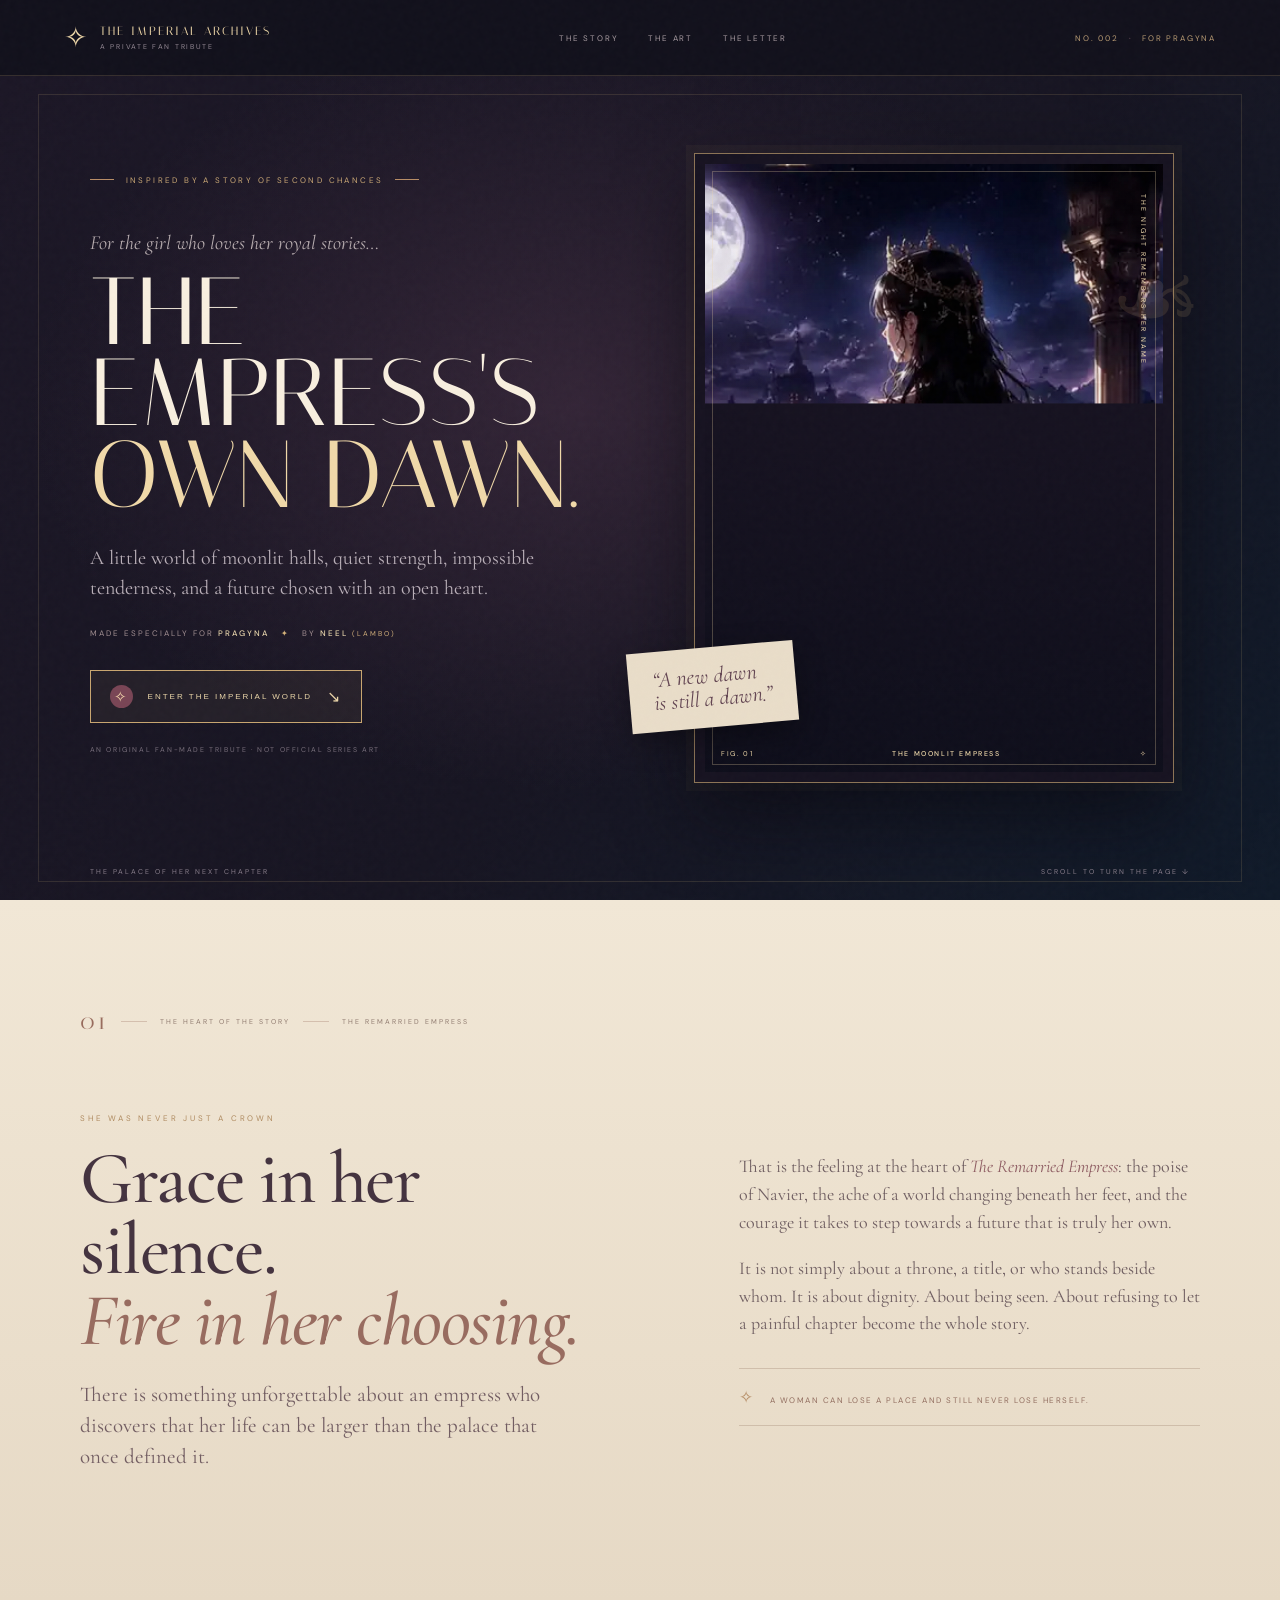
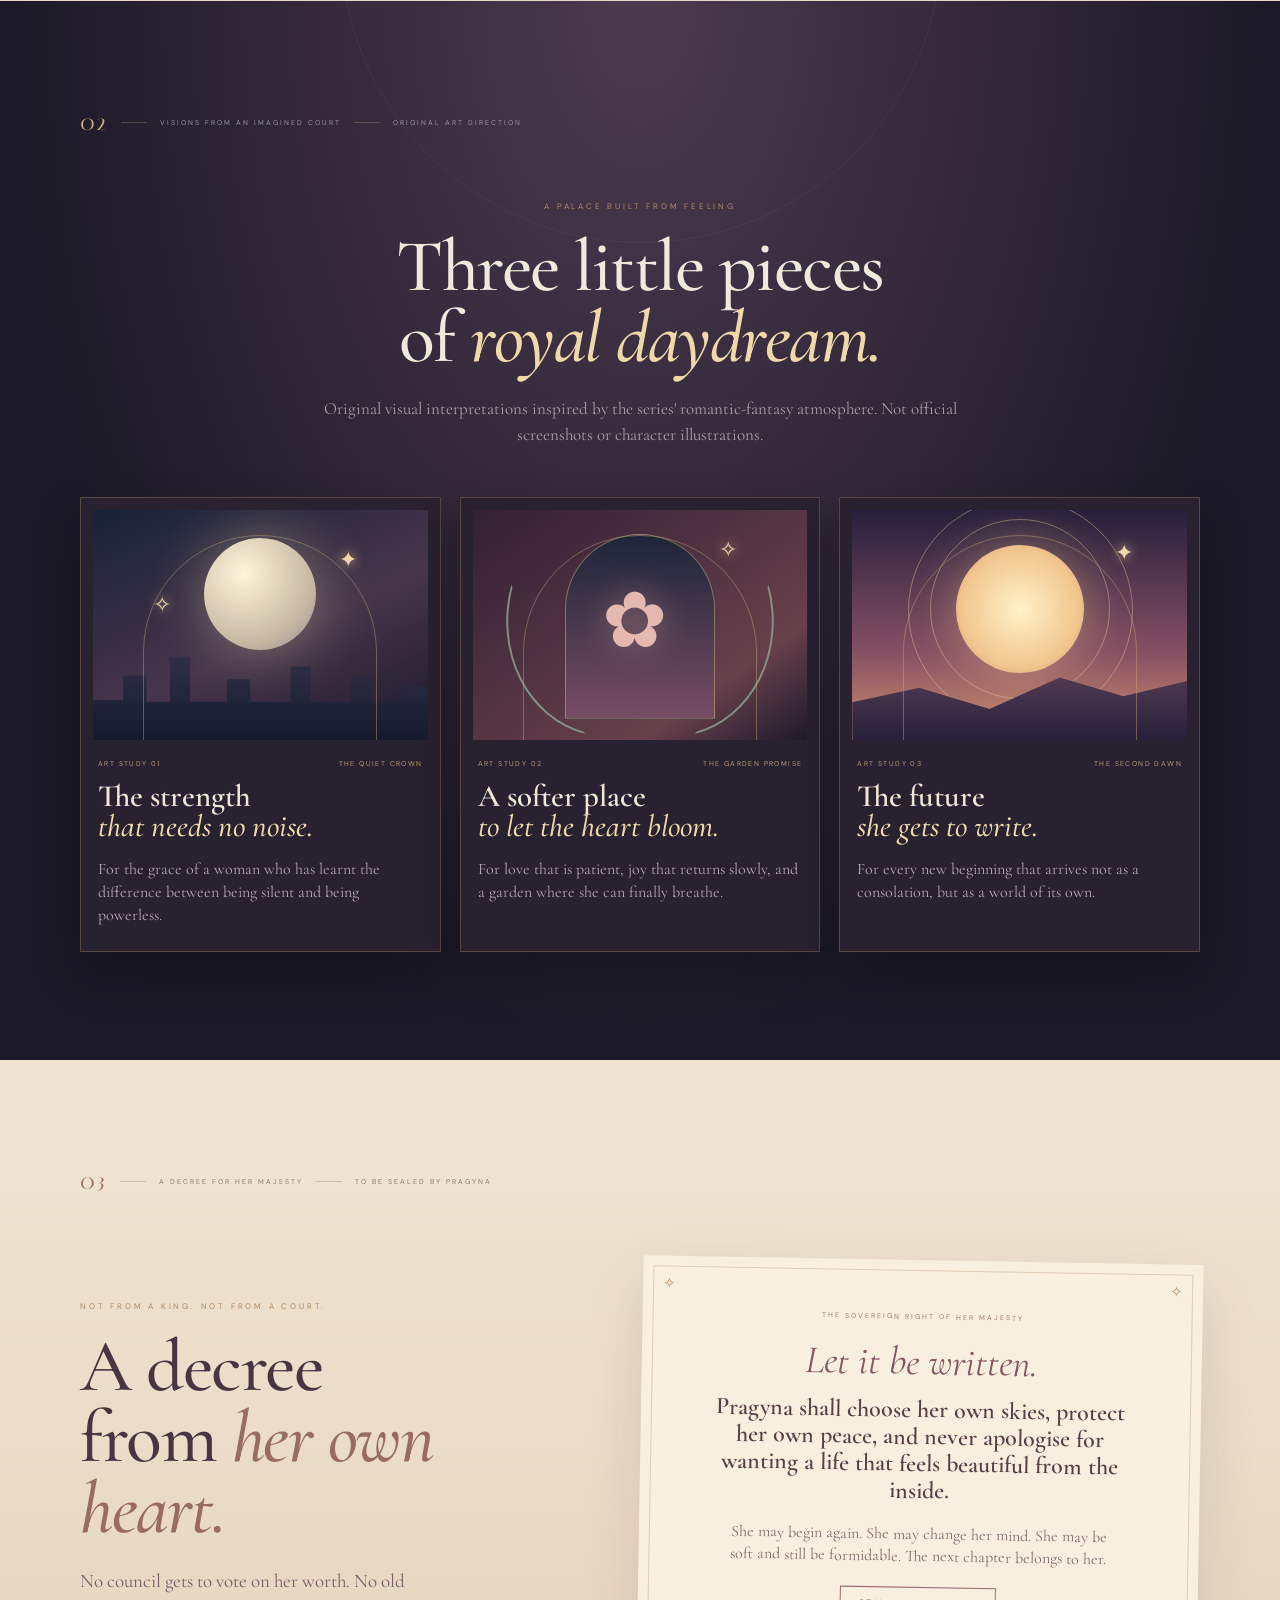
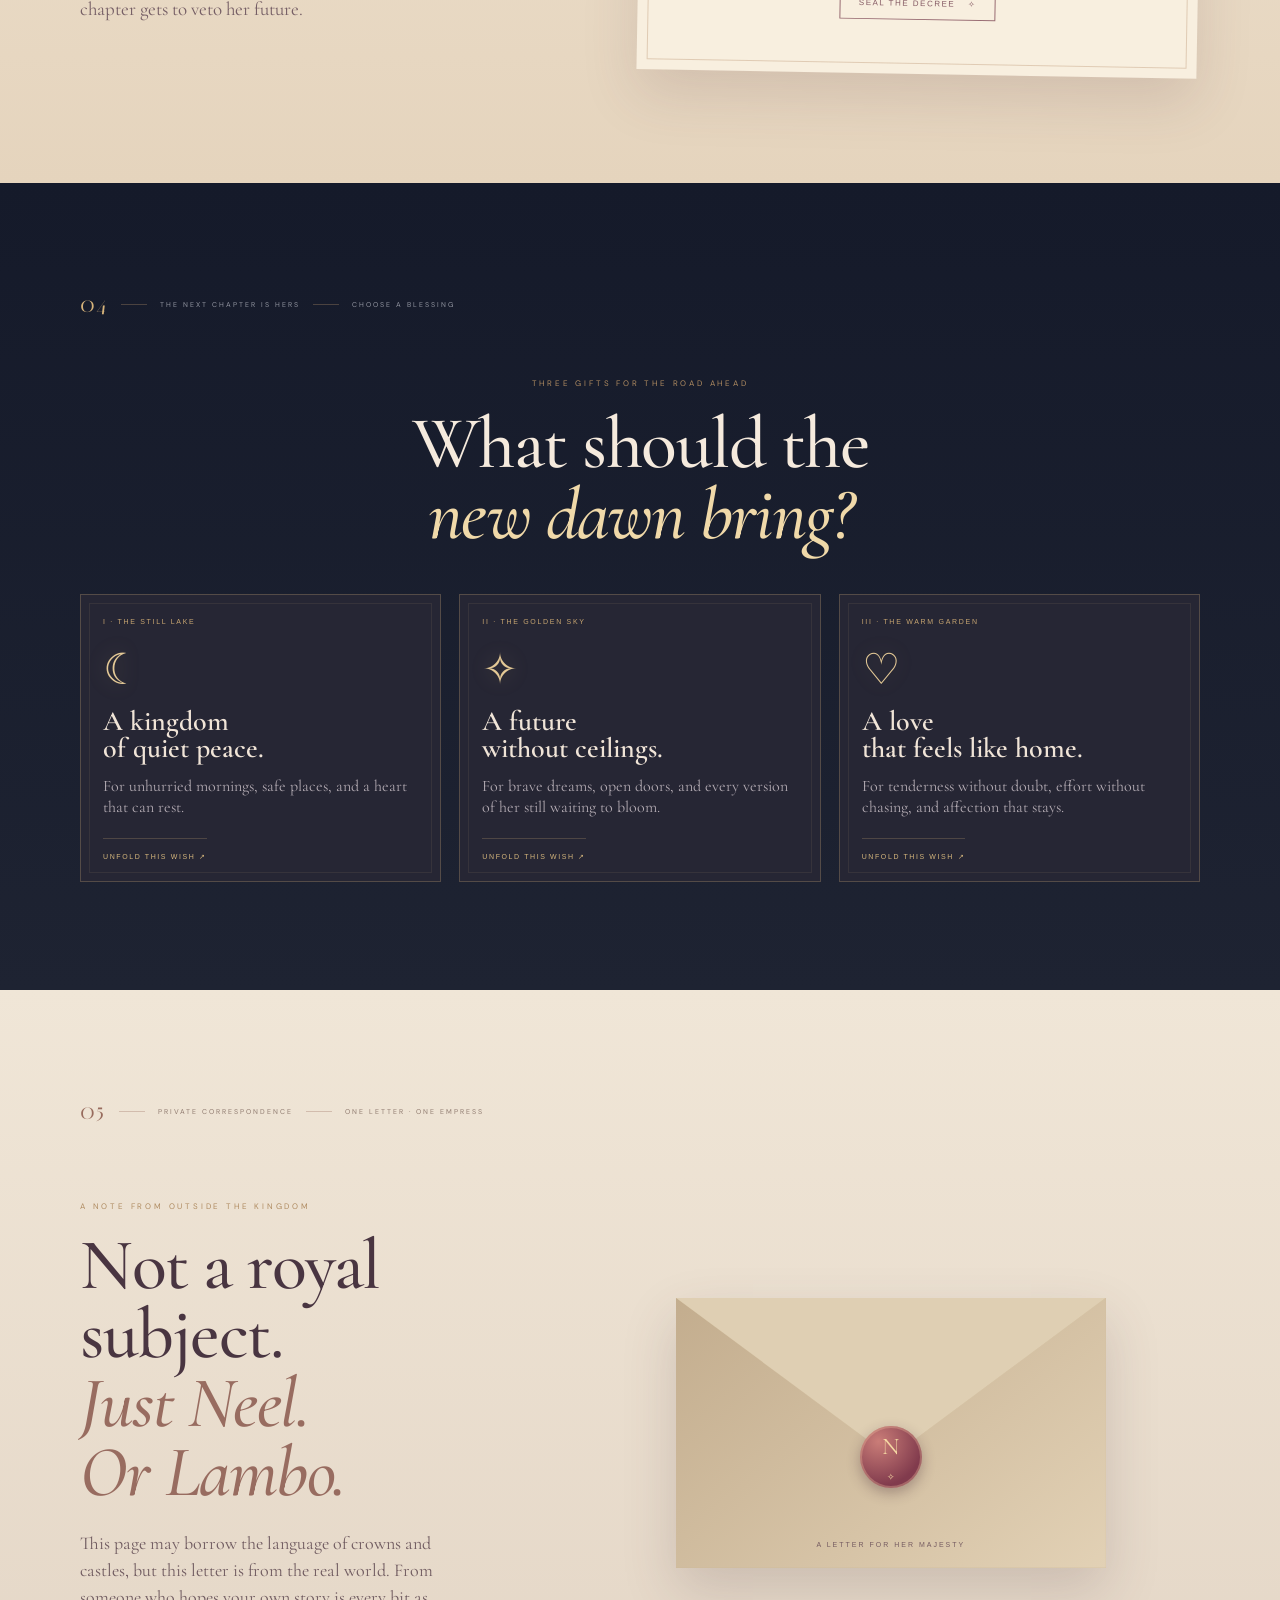
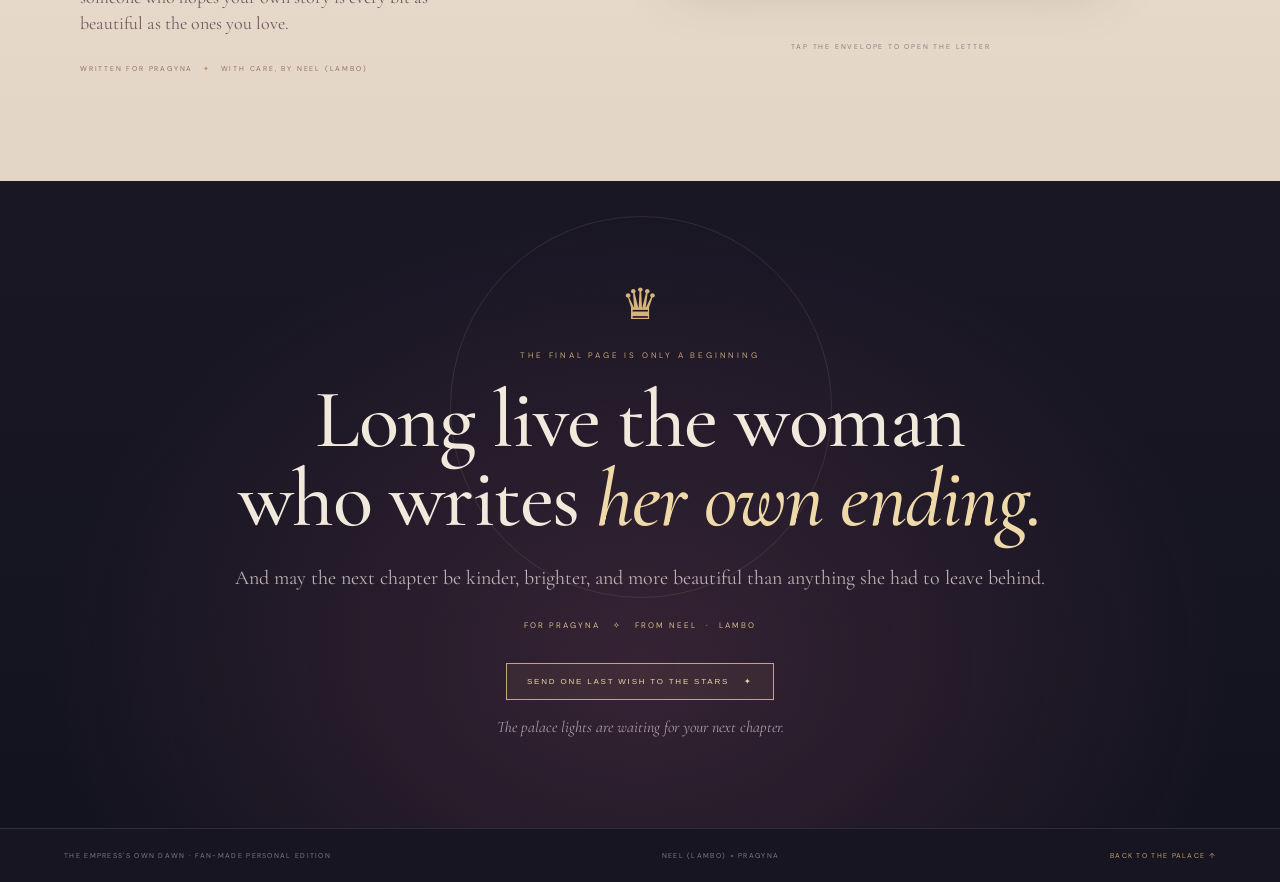
<file: the-remarried-empress/index.html>
<!doctype html>
<html lang="en">
<head>
<meta charset="utf-8"><meta name="viewport" content="width=device-width,initial-scale=1"><meta name="theme-color" content="#171522">
<meta name="description" content="A romantic-fantasy tribute to The Remarried Empress, created for Pragyna by Neel (Lambo).">
<title>The Empress's Own Dawn — For Pragyna</title>
<link rel="preconnect" href="https://fonts.googleapis.com"><link rel="preconnect" href="https://fonts.gstatic.com" crossorigin>
<link href="https://fonts.googleapis.com/css2?family=Cormorant+Garamond:ital,wght@0,400;0,500;0,600;0,700;1,400;1,500;1,600&family=DM+Sans:wght@400;500;600;700&family=Italiana&display=swap" rel="stylesheet">
<link rel="stylesheet" href="./style.css">
</head>
<body>
<div class="grain"></div><div class="stars" id="stars"></div>
<header class="topbar">
  <a class="brand" href="#top"><span class="brand-symbol">✧</span><span>THE IMPERIAL ARCHIVES<small>A PRIVATE FAN TRIBUTE</small></span></a>
  <nav><a href="#story">THE STORY</a><a href="#gallery">THE ART</a><a href="#letter">THE LETTER</a></nav>
  <span class="edition">NO. 002 <i>·</i> FOR PRAGYNA</span>
</header>
<main id="top">
<section class="hero">
  <div class="hero-copy">
    <div class="kicker"><span></span> INSPIRED BY A STORY OF SECOND CHANCES <span></span></div>
    <p class="pretitle">For the girl who loves her royal stories…</p>
    <h1>THE EMPRESS'S<br><em>OWN DAWN.</em></h1>
    <p class="hero-desc">A little world of moonlit halls, quiet strength, impossible tenderness, and a future chosen with an open heart.</p>
    <div class="hero-dedication">MADE ESPECIALLY FOR <b>PRAGYNA</b> <span>✦</span> BY <b>NEEL</b> <small>(LAMBO)</small></div>
    <button class="enter-btn" id="enter"><span class="btn-seal">✧</span> ENTER THE IMPERIAL WORLD <span>↘</span></button>
    <p class="hero-footnote">AN ORIGINAL FAN-MADE TRIBUTE · NOT OFFICIAL SERIES ART</p>
  </div>
  <div class="hero-art">
    <div class="art-frame">
      <img src="./assets/moonlit-empress.webp" alt="Original fantasy artwork of a crowned empress in a flowing gown, standing on a palace balcony beneath a full moon">
      <div class="art-vignette"></div><div class="art-vertical">THE NIGHT REMEMBERS HER NAME</div>
      <div class="art-caption"><span>FIG. 01</span><b>THE MOONLIT EMPRESS</b><span>✧</span></div>
    </div>
    <div class="floating-quote">“A new dawn<br>is still a dawn.”</div>
    <div class="hero-ornament">❧</div>
  </div>
  <div class="hero-bottom"><span>THE PALACE OF HER NEXT CHAPTER</span><span>SCROLL TO TURN THE PAGE ↓</span></div>
</section>

<section class="story section-pad" id="story">
  <div class="section-label"><span>01</span><i></i> THE HEART OF THE STORY <i></i><span>THE REMARRIED EMPRESS</span></div>
  <div class="story-grid">
    <div class="story-heading"><p class="eyebrow">SHE WAS NEVER JUST A CROWN</p><h2>Grace in her silence.<br><em>Fire in her choosing.</em></h2>
      <p class="story-lead">There is something unforgettable about an empress who discovers that her life can be larger than the palace that once defined it.</p>
    </div>
    <div class="story-body">
      <p>That is the feeling at the heart of <em>The Remarried Empress</em>: the poise of Navier, the ache of a world changing beneath her feet, and the courage it takes to step towards a future that is truly her own.</p>
      <p>It is not simply about a throne, a title, or who stands beside whom. It is about dignity. About being seen. About refusing to let a painful chapter become the whole story.</p>
      <div class="margin-note"><span>✧</span> A WOMAN CAN LOSE A PLACE AND STILL NEVER LOSE HERSELF.</div>
    </div>
  </div>
</section>

<section class="gallery section-pad" id="gallery">
  <div class="section-label light"><span>02</span><i></i> VISIONS FROM AN IMAGINED COURT <i></i><span>ORIGINAL ART DIRECTION</span></div>
  <div class="gallery-intro"><p class="eyebrow">A PALACE BUILT FROM FEELING</p><h2>Three little pieces<br>of <em>royal daydream.</em></h2><p>Original visual interpretations inspired by the series' romantic-fantasy atmosphere. Not official screenshots or character illustrations.</p></div>
  <div class="art-cards">
    <article class="art-card moon-card"><div class="card-art"><div class="card-moon"></div><div class="card-castle"></div><div class="card-spark s-a">✦</div><div class="card-spark s-b">✧</div><div class="card-arch"></div></div><div class="card-meta"><span>ART STUDY 01</span><span>THE QUIET CROWN</span></div><h3>The strength<br><em>that needs no noise.</em></h3><p>For the grace of a woman who has learnt the difference between being silent and being powerless.</p></article>
    <article class="art-card rose-card"><div class="card-art"><div class="rose-window"></div><div class="rose-bloom">✿</div><div class="rose-vine rv-a"></div><div class="rose-vine rv-b"></div><div class="card-spark s-c">✧</div><div class="card-arch"></div></div><div class="card-meta"><span>ART STUDY 02</span><span>THE GARDEN PROMISE</span></div><h3>A softer place<br><em>to let the heart bloom.</em></h3><p>For love that is patient, joy that returns slowly, and a garden where she can finally breathe.</p></article>
    <article class="art-card dawn-card"><div class="card-art"><div class="dawn-sun"></div><div class="dawn-ray ray-a"></div><div class="dawn-ray ray-b"></div><div class="dawn-horizon"></div><div class="card-spark s-d">✦</div><div class="card-arch"></div></div><div class="card-meta"><span>ART STUDY 03</span><span>THE SECOND DAWN</span></div><h3>The future<br><em>she gets to write.</em></h3><p>For every new beginning that arrives not as a consolation, but as a world of its own.</p></article>
  </div>
</section>

<section class="decree section-pad" id="decree">
  <div class="section-label"><span>03</span><i></i> A DECREE FOR HER MAJESTY <i></i><span>TO BE SEALED BY PRAGYNA</span></div>
  <div class="decree-wrap">
    <div class="decree-side"><p class="eyebrow">NOT FROM A KING. NOT FROM A COURT.</p><h2>A decree<br>from <em>her own heart.</em></h2><p>No council gets to vote on her worth. No old chapter gets to veto her future.</p></div>
    <div class="parchment">
      <div class="parchment-border"></div><span class="parchment-flower flower-a">✧</span><span class="parchment-flower flower-b">✧</span>
      <p class="parchment-kicker">THE SOVEREIGN RIGHT OF HER MAJESTY</p>
      <h3>Let it be written.</h3>
      <p class="decree-text">Pragyna shall choose her own skies, protect her own peace, and never apologise for wanting a life that feels beautiful from the inside.</p>
      <p class="decree-small">She may begin again. She may change her mind. She may be soft and still be formidable. The next chapter belongs to her.</p>
      <button id="sealDecree" class="seal-decree">SEAL THE DECREE <span>✧</span></button>
      <div class="wax" id="wax">P<span>✦</span></div>
      <p class="sealed-label" id="sealedLabel">THE DECREE IS SEALED · FOREVER HER OWN</p>
    </div>
  </div>
</section>

<section class="choices section-pad" id="future">
  <div class="section-label light"><span>04</span><i></i> THE NEXT CHAPTER IS HERS <i></i><span>CHOOSE A BLESSING</span></div>
  <div class="choices-title"><p class="eyebrow">THREE GIFTS FOR THE ROAD AHEAD</p><h2>What should the<br><em>new dawn bring?</em></h2></div>
  <div class="choice-row">
    <button class="wish-card" data-wish="peace"><span class="wish-no">I · THE STILL LAKE</span><span class="wish-icon">☾</span><b>A kingdom<br>of quiet peace.</b><small>For unhurried mornings, safe places, and a heart that can rest.</small><span class="wish-cta">UNFOLD THIS WISH ↗</span></button>
    <button class="wish-card" data-wish="dreams"><span class="wish-no">II · THE GOLDEN SKY</span><span class="wish-icon">✧</span><b>A future<br>without ceilings.</b><small>For brave dreams, open doors, and every version of her still waiting to bloom.</small><span class="wish-cta">UNFOLD THIS WISH ↗</span></button>
    <button class="wish-card" data-wish="love"><span class="wish-no">III · THE WARM GARDEN</span><span class="wish-icon">♡</span><b>A love<br>that feels like home.</b><small>For tenderness without doubt, effort without chasing, and affection that stays.</small><span class="wish-cta">UNFOLD THIS WISH ↗</span></button>
  </div>
  <div class="wish-reveal" id="wishReveal" hidden><span class="reveal-ornament">✧</span><p class="eyebrow" id="wishKicker">A WISH FOR PRAGYNA</p><h3 id="wishTitle"></h3><p id="wishText"></p><button id="closeWish">KEEP THIS CLOSE <span>♡</span></button></div>
</section>

<section class="letter-section section-pad" id="letter">
  <div class="section-label"><span>05</span><i></i> PRIVATE CORRESPONDENCE <i></i><span>ONE LETTER · ONE EMPRESS</span></div>
  <div class="letter-grid">
    <div class="letter-intro"><p class="eyebrow">A NOTE FROM OUTSIDE THE KINGDOM</p><h2>Not a royal subject.<br><em>Just Neel.<br>Or Lambo.</em></h2><p>This page may borrow the language of crowns and castles, but this letter is from the real world. From someone who hopes your own story is every bit as beautiful as the ones you love.</p><div class="letter-credit">WRITTEN FOR PRAGYNA <span>✦</span> WITH CARE, BY NEEL (LAMBO)</div></div>
    <div class="letter-display">
      <button class="letter-envelope" id="openLetter" aria-label="Open the letter"><span class="envelope-flap"></span><span class="envelope-front"></span><span class="envelope-seal">N<span>✧</span></span><span class="envelope-text">A LETTER FOR HER MAJESTY</span></button>
      <article class="letter-paper" id="letterPaper">
        <div class="letter-topline">FROM THE PRIVATE DESK OF LAMBO <span>✦</span></div>
        <p class="dear">Dear Pragyna,</p>
        <p>I know how much you love this story, so I wanted to make you a little world that feels like stepping into one of its beautiful chapters.</p>
        <p>But more than that, I hope you remember something beyond the crowns and the palace walls: you deserve to be treated with care, to be heard without having to fight for it, and to choose the life that makes your heart feel most like itself.</p>
        <p>May you always have the courage to leave behind what dims you, the patience to wait for what is true, and the freedom to become someone even your past self could not have imagined.</p>
        <p class="letter-close">Your story is yours, Pragyna. Make it extraordinary.</p>
        <div class="signature">With warmth,<br><em>Neel</em><span>(Lambo)</span></div>
        <div class="letter-bottomline">SEALED UNDER A MOONLIT SKY · ✧</div>
      </article>
      <p class="letter-hint" id="letterHint">TAP THE ENVELOPE TO OPEN THE LETTER</p>
    </div>
  </div>
</section>

<section class="finale">
  <div class="finale-crown">♛</div><p class="eyebrow">THE FINAL PAGE IS ONLY A BEGINNING</p>
  <h2>Long live the woman<br>who writes <em>her own ending.</em></h2>
  <p class="finale-copy">And may the next chapter be kinder, brighter, and more beautiful than anything she had to leave behind.</p>
  <div class="finale-names">FOR PRAGYNA <span>✧</span> FROM NEEL <i>·</i> LAMBO</div>
  <button id="starWish" class="star-wish">SEND ONE LAST WISH TO THE STARS <span>✦</span></button>
  <p id="finalWish" class="final-wish">The palace lights are waiting for your next chapter.</p>
</section>
</main>
<footer><span>THE EMPRESS'S OWN DAWN · FAN-MADE PERSONAL EDITION</span><span>NEEL (LAMBO) × PRAGYNA</span><a href="#top">BACK TO THE PALACE ↑</a></footer>
<div id="sparkLayer"></div>
<script src="./app.js"></script>
</body></html>
</file>
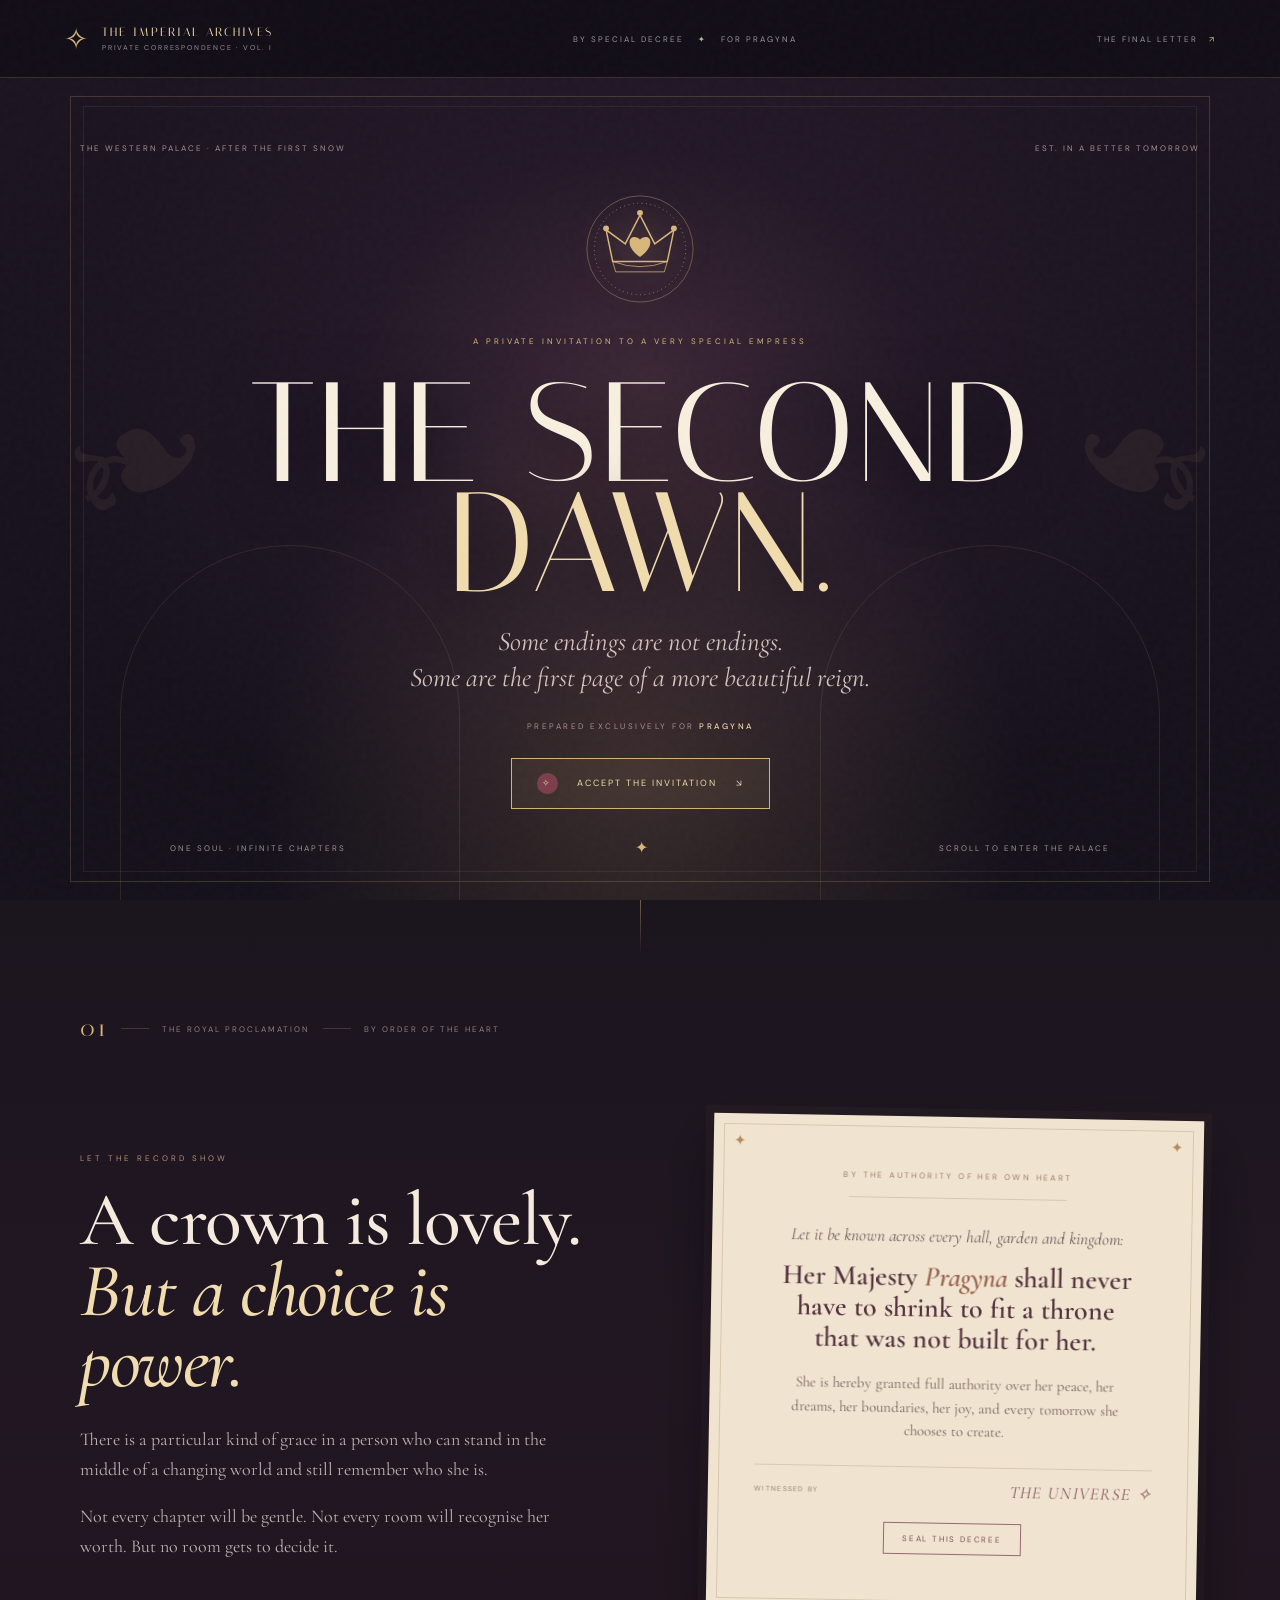
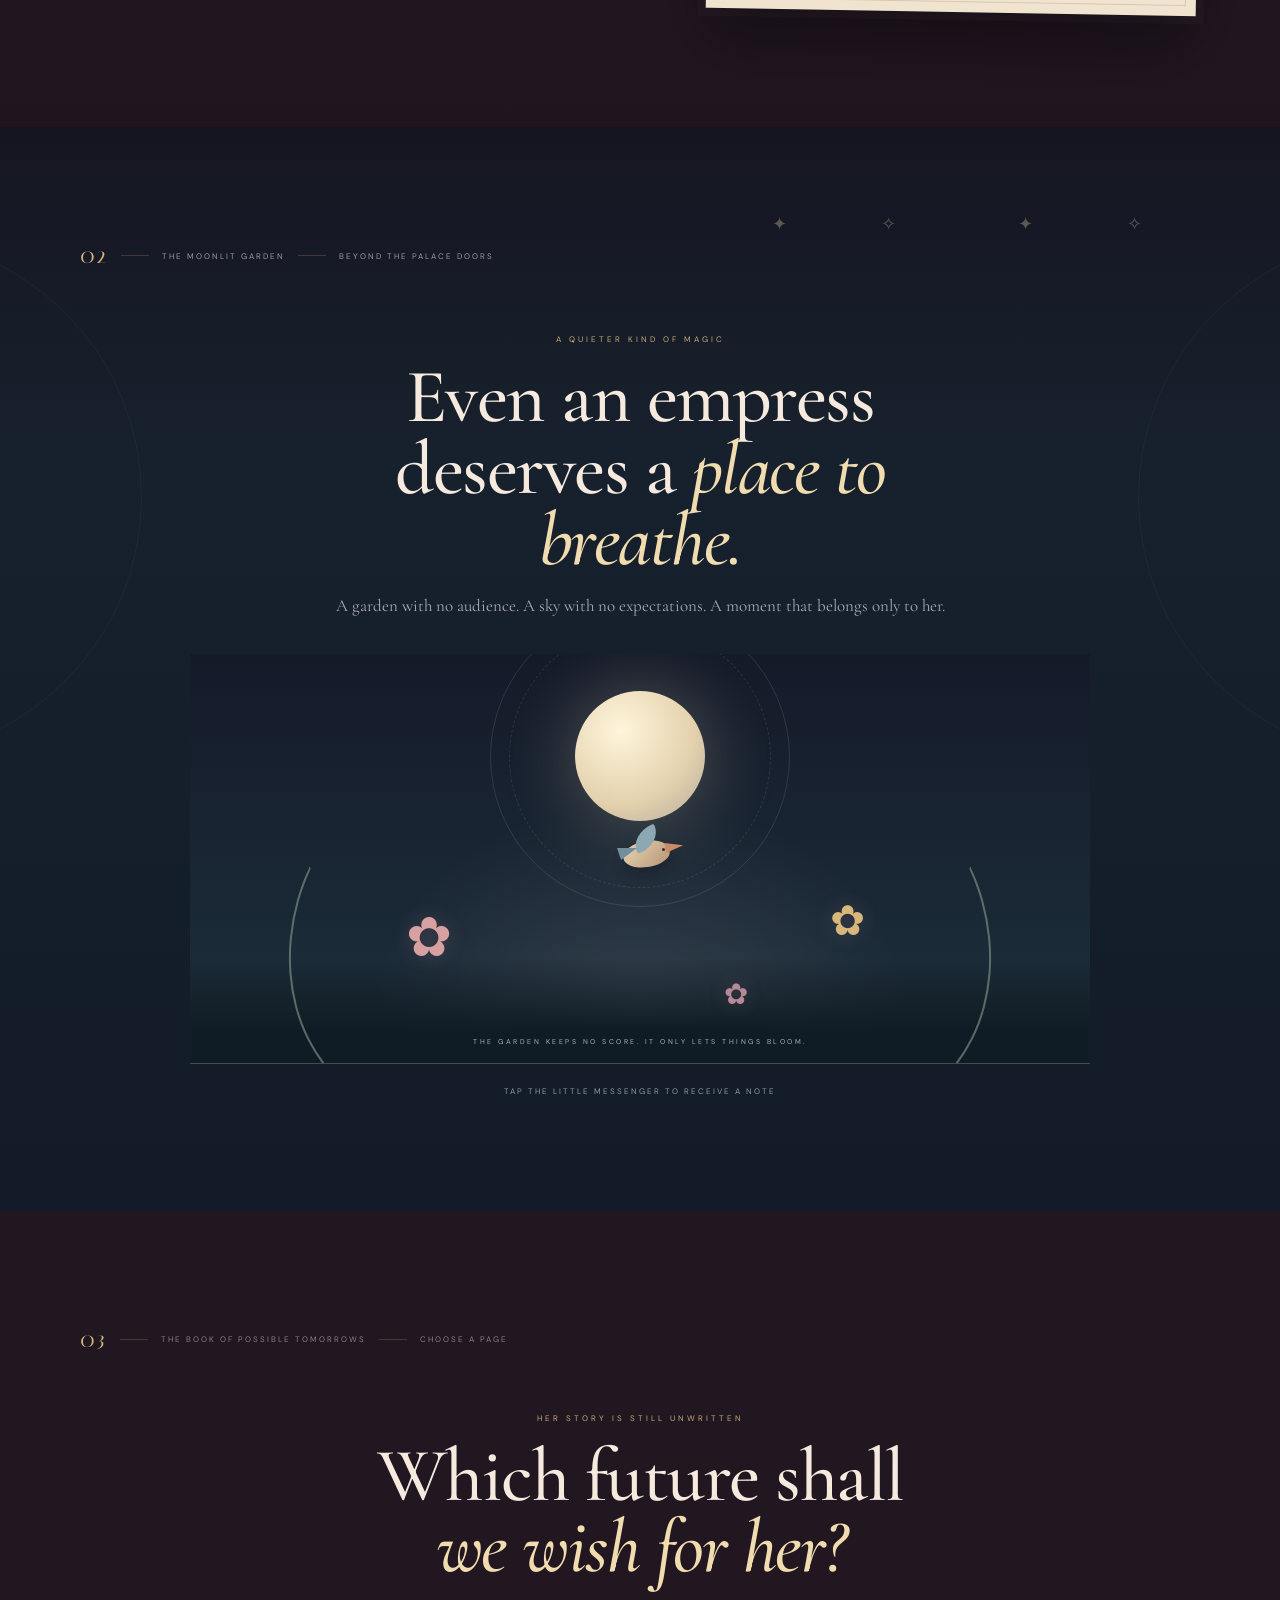
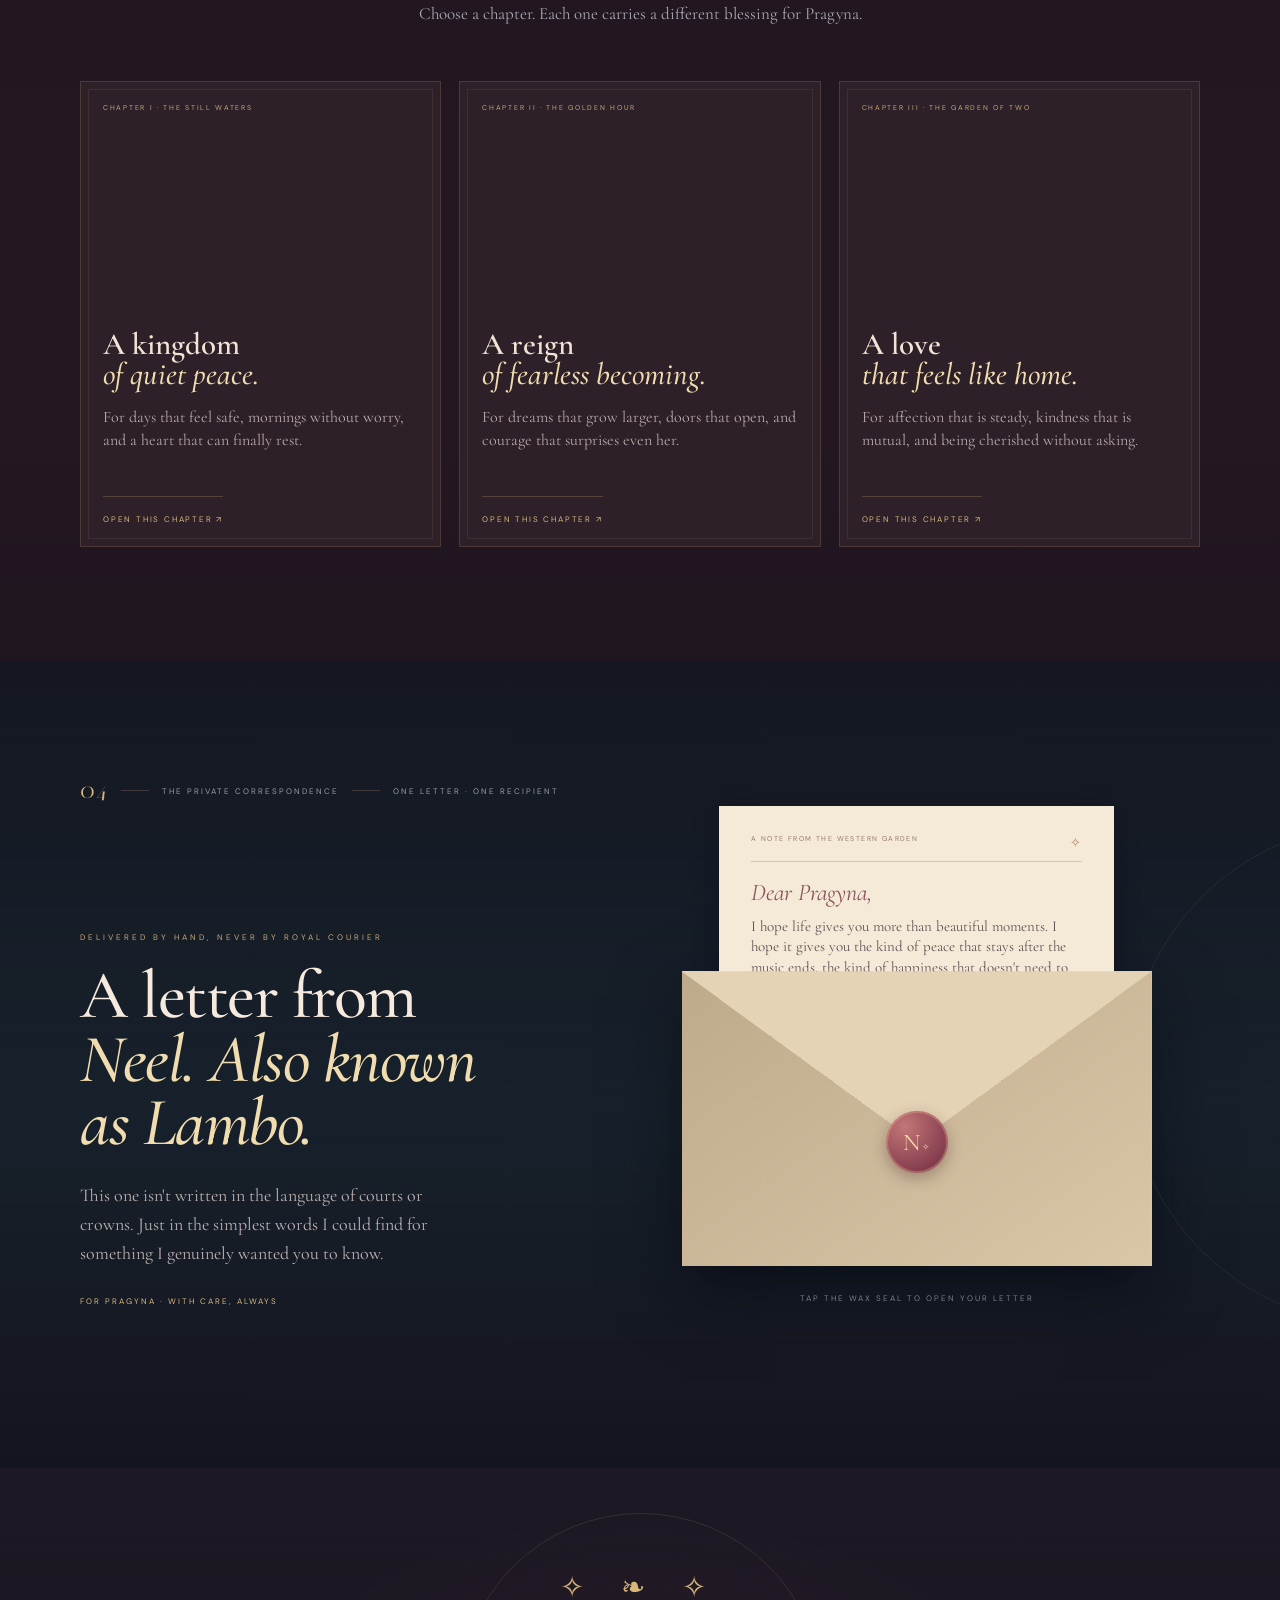
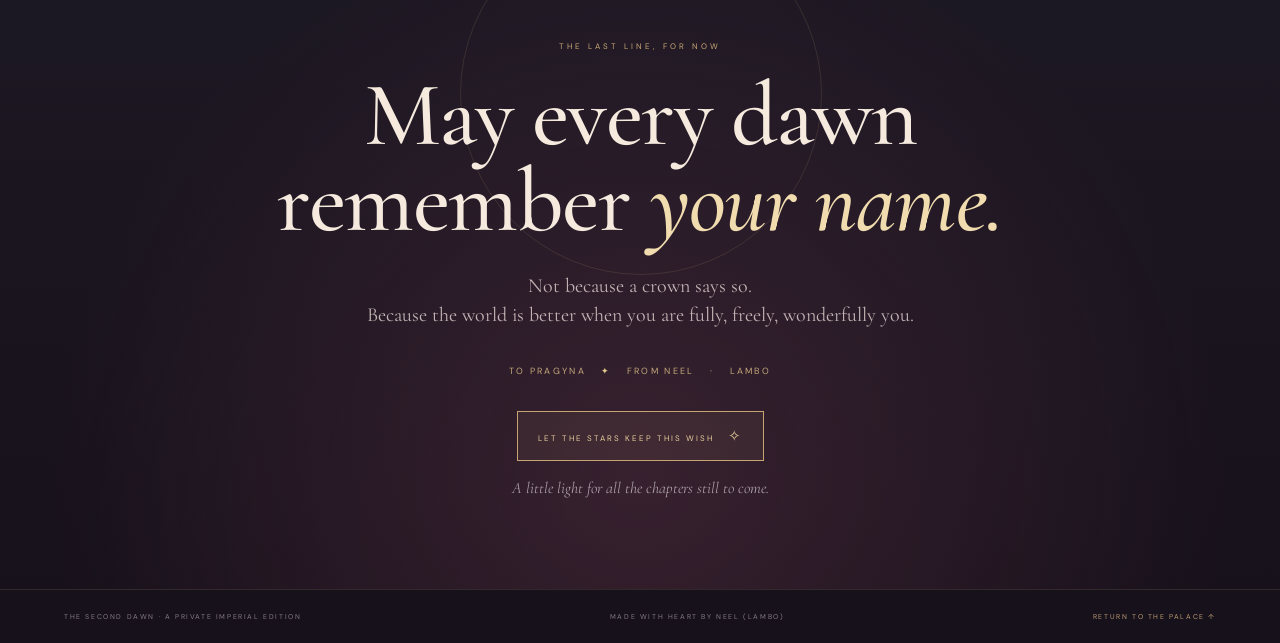
<file: the-second-dawn/index.html>
<!doctype html>
<html lang="en"><head>
<meta charset="utf-8"><meta name="viewport" content="width=device-width,initial-scale=1"><meta name="theme-color" content="#17111b">
<meta name="description" content="A private imperial letter and a second dawn, made for Pragyna by Neel (Lambo).">
<title>The Second Dawn — A Royal Letter for Pragyna</title>
<link rel="preconnect" href="https://fonts.googleapis.com"><link rel="preconnect" href="https://fonts.gstatic.com" crossorigin>
<link href="https://fonts.googleapis.com/css2?family=Cormorant+Garamond:ital,wght@0,400;0,500;0,600;1,500;1,600&family=DM+Sans:wght@400;500;600;700&family=Italiana&display=swap" rel="stylesheet">
<link rel="stylesheet" href="./style.css"></head>
<body><div class="film-grain"></div><div class="ambient"><span></span><span></span><span></span></div>
<header class="masthead"><a class="crest" href="#top"><span class="crest-mark">✧</span><span>THE IMPERIAL ARCHIVES<small>PRIVATE CORRESPONDENCE · VOL. I</small></span></a><div class="masthead-center">BY SPECIAL DECREE <i>✦</i> FOR PRAGYNA</div><a class="masthead-right" href="#letter">THE FINAL LETTER <span>↗</span></a></header>
<main id="top">
<section class="hero"><div class="hero-backdrop"></div><div class="hero-ornament ornament-left">❧</div><div class="hero-ornament ornament-right">❧</div>
<div class="hero-topline"><span>THE WESTERN PALACE · AFTER THE FIRST SNOW</span><span>EST. IN A BETTER TOMORROW</span></div>
<div class="hero-emblem"><svg viewBox="0 0 160 160" role="img" aria-label="Original golden crown emblem"><circle cx="80" cy="80" r="72" fill="none" stroke="currentColor" opacity=".5"/><circle cx="80" cy="80" r="62" fill="none" stroke="currentColor" stroke-dasharray="1 5"/><path d="M43 97 L34 54 L60 73 L80 34 L100 73 L126 54 L117 97 Z" fill="none" stroke="currentColor" stroke-width="2"/><path d="M43 97 Q80 111 117 97 L113 111 L47 111 Z" fill="none" stroke="currentColor"/><circle cx="34" cy="52" r="4" fill="currentColor"/><circle cx="80" cy="31" r="4" fill="currentColor"/><circle cx="126" cy="52" r="4" fill="currentColor"/><path d="M80 67 C66 56 57 75 80 91 C103 75 94 56 80 67Z" fill="currentColor"/></svg></div>
<p class="hero-kicker">A PRIVATE INVITATION TO A VERY SPECIAL EMPRESS</p><h1>THE SECOND<br><em>DAWN.</em></h1><p class="hero-subtitle">Some endings are not endings.<br>Some are the first page of a more beautiful reign.</p>
<div class="hero-dedication">PREPARED EXCLUSIVELY FOR <b>PRAGYNA</b></div><button class="open-invite" id="openInvite"><span class="seal-mini">✧</span> ACCEPT THE INVITATION <span>↘</span></button>
<div class="hero-foot"><span>ONE SOUL · INFINITE CHAPTERS</span><span>✦</span><span>SCROLL TO ENTER THE PALACE</span></div><div class="window-arch arch-a"></div><div class="window-arch arch-b"></div></section>

<section class="proclamation section-pad" id="decree"><div class="chapter-index"><span>01</span><i></i><span>THE ROYAL PROCLAMATION</span><i></i><span>BY ORDER OF THE HEART</span></div>
<div class="proclamation-grid"><div class="proclamation-title"><p class="eyebrow">LET THE RECORD SHOW</p><h2>A crown is lovely.<br><em>But a choice is power.</em></h2><p class="body-copy">There is a particular kind of grace in a person who can stand in the middle of a changing world and still remember who she is.</p><p class="body-copy">Not every chapter will be gentle. Not every room will recognise her worth. But no room gets to decide it.</p></div>
<div class="decree-paper"><div class="paper-corner corner-a">✦</div><div class="paper-corner corner-b">✦</div><div class="paper-heading">BY THE AUTHORITY OF HER OWN HEART</div><div class="paper-rule"></div><p class="decree-intro">Let it be known across every hall, garden and kingdom:</p><p class="decree-main">Her Majesty <em>Pragyna</em> shall never have to shrink to fit a throne that was not built for her.</p><p class="decree-small">She is hereby granted full authority over her peace, her dreams, her boundaries, her joy, and every tomorrow she chooses to create.</p><div class="paper-signature"><span>WITNESSED BY</span><b>THE UNIVERSE ✧</b></div><button class="stamp-button" id="stampButton">SEAL THIS DECREE</button><div class="wax-seal" id="waxSeal">P<span>✦</span></div><div class="decree-stamped">SEALED IN GOLD · NEVER TO BE REVOKED</div></div></div></section>

<section class="garden section-pad" id="garden"><div class="garden-stars">✦　　　✧　　　　✦　　　✧</div><div class="chapter-index light"><span>02</span><i></i><span>THE MOONLIT GARDEN</span><i></i><span>BEYOND THE PALACE DOORS</span></div>
<div class="garden-heading"><p class="eyebrow">A QUIETER KIND OF MAGIC</p><h2>Even an empress<br>deserves a <em>place to breathe.</em></h2><p>A garden with no audience. A sky with no expectations. A moment that belongs only to her.</p></div>
<div class="garden-scene"><div class="garden-moon"></div><div class="garden-orbit"></div><div class="garden-rose rose-one">✿</div><div class="garden-rose rose-two">✿</div><div class="garden-rose rose-three">✿</div><div class="garden-vine vine-left"></div><div class="garden-vine vine-right"></div><button class="bird" id="bird" aria-label="Send the messenger bird"><span class="bird-wing"></span><span class="bird-body"></span><span class="bird-tail"></span><span class="bird-eye"></span></button><div class="bird-note" id="birdNote">A message has arrived.<br><b>“You are allowed to begin again.”</b></div><div class="garden-caption">THE GARDEN KEEPS NO SCORE. IT ONLY LETS THINGS BLOOM.</div></div><p class="bird-instruction">TAP THE LITTLE MESSENGER TO RECEIVE A NOTE</p></section>

<section class="next-chapter section-pad" id="chapters"><div class="chapter-index"><span>03</span><i></i><span>THE BOOK OF POSSIBLE TOMORROWS</span><i></i><span>CHOOSE A PAGE</span></div>
<div class="next-heading"><p class="eyebrow">HER STORY IS STILL UNWRITTEN</p><h2>Which future shall<br><em>we wish for her?</em></h2><p>Choose a chapter. Each one carries a different blessing for Pragyna.</p></div>
<div class="chapter-cards">
<button class="future-card" data-future="peace"><span class="future-number">CHAPTER I · THE STILL WATERS</span><span class="future-art art-peace"><span class="art-moon"></span><span class="art-water"></span><span class="art-star">✧</span></span><span class="future-name">A kingdom<br><em>of quiet peace.</em></span><span class="future-desc">For days that feel safe, mornings without worry, and a heart that can finally rest.</span><span class="future-choose">OPEN THIS CHAPTER ↗</span></button>
<button class="future-card" data-future="courage"><span class="future-number">CHAPTER II · THE GOLDEN HOUR</span><span class="future-art art-courage"><span class="art-sun"></span><span class="art-ray"></span><span class="art-spark">✦</span></span><span class="future-name">A reign<br><em>of fearless becoming.</em></span><span class="future-desc">For dreams that grow larger, doors that open, and courage that surprises even her.</span><span class="future-choose">OPEN THIS CHAPTER ↗</span></button>
<button class="future-card" data-future="love"><span class="future-number">CHAPTER III · THE GARDEN OF TWO</span><span class="future-art art-love"><span class="art-heart">♡</span><span class="art-orbit"></span><span class="art-petal">✿</span></span><span class="future-name">A love<br><em>that feels like home.</em></span><span class="future-desc">For affection that is steady, kindness that is mutual, and being cherished without asking.</span><span class="future-choose">OPEN THIS CHAPTER ↗</span></button></div>
<div class="future-reveal" id="futureReveal" aria-live="polite" hidden><span class="reveal-star">✧</span><p class="eyebrow" id="revealEyebrow">A BLESSING FOR PRAGYNA</p><h3 id="revealTitle">May your days be gentle.</h3><p id="revealText"></p><button id="closeReveal">KEEP THIS WISH CLOSE <span>♡</span></button></div></section>

<section class="letter-section section-pad" id="letter"><div class="chapter-index light"><span>04</span><i></i><span>THE PRIVATE CORRESPONDENCE</span><i></i><span>ONE LETTER · ONE RECIPIENT</span></div>
<div class="letter-layout"><div class="letter-intro"><p class="eyebrow">DELIVERED BY HAND, NEVER BY ROYAL COURIER</p><h2>A letter from<br><em>Neel. Also known<br>as Lambo.</em></h2><p>This one isn't written in the language of courts or crowns. Just in the simplest words I could find for something I genuinely wanted you to know.</p><div class="letter-signoff-intro">FOR PRAGYNA · WITH CARE, ALWAYS</div></div>
<div class="envelope-wrap"><div class="envelope" id="envelope"><div class="envelope-back"></div><div class="envelope-paper"><div class="letter-paper-top">A NOTE FROM THE WESTERN GARDEN <span>✧</span></div><p class="dear">Dear Pragyna,</p><p>I hope life gives you more than beautiful moments. I hope it gives you the kind of peace that stays after the music ends, the kind of happiness that doesn't need to be explained, and the courage to walk away from anything that asks you to become less than yourself.</p><p>May you never mistake being wanted for being valued. May you never wait for permission to take up space. And when life turns a page you didn't expect, may you meet it with the quiet confidence of someone who knows her story is far from over.</p><p>There are a thousand ways to describe a queen. But my favourite is simply this: someone who keeps her heart kind without surrendering her strength.</p><p class="letter-last">I hope your next chapters are extraordinary.</p><div class="letter-signature">With warmth,<br><em>Neel</em><span>(Lambo)</span></div><div class="letter-paper-foot">SEALED WITH A LITTLE GOLDEN LIGHT · ✦</div></div><div class="envelope-flap"></div><div class="envelope-front"></div><button class="letter-seal" id="letterSeal" aria-label="Open the letter"><span>N</span><i>✧</i></button></div><p class="envelope-instruction" id="envelopeInstruction">TAP THE WAX SEAL TO OPEN YOUR LETTER</p></div></div></section>

<section class="finale"><div class="finale-ornament">✧ ❧ ✧</div><p class="eyebrow">THE LAST LINE, FOR NOW</p><h2>May every dawn<br>remember <em>your name.</em></h2><p class="finale-copy">Not because a crown says so.<br>Because the world is better when you are fully, freely, wonderfully you.</p><div class="finale-dedication">TO PRAGYNA <span>✦</span> FROM NEEL <span>·</span> LAMBO</div><button id="finaleButton" class="finale-button">LET THE STARS KEEP THIS WISH <span>✧</span></button><p id="finaleMessage" class="finale-message">A little light for all the chapters still to come.</p></section>
</main>
<footer><span>THE SECOND DAWN · A PRIVATE IMPERIAL EDITION</span><span>MADE WITH HEART BY NEEL (LAMBO)</span><a href="#top">RETURN TO THE PALACE ↑</a></footer><div id="sparkLayer" aria-hidden="true"></div><script src="./app.js"></script></body></html>
</file>
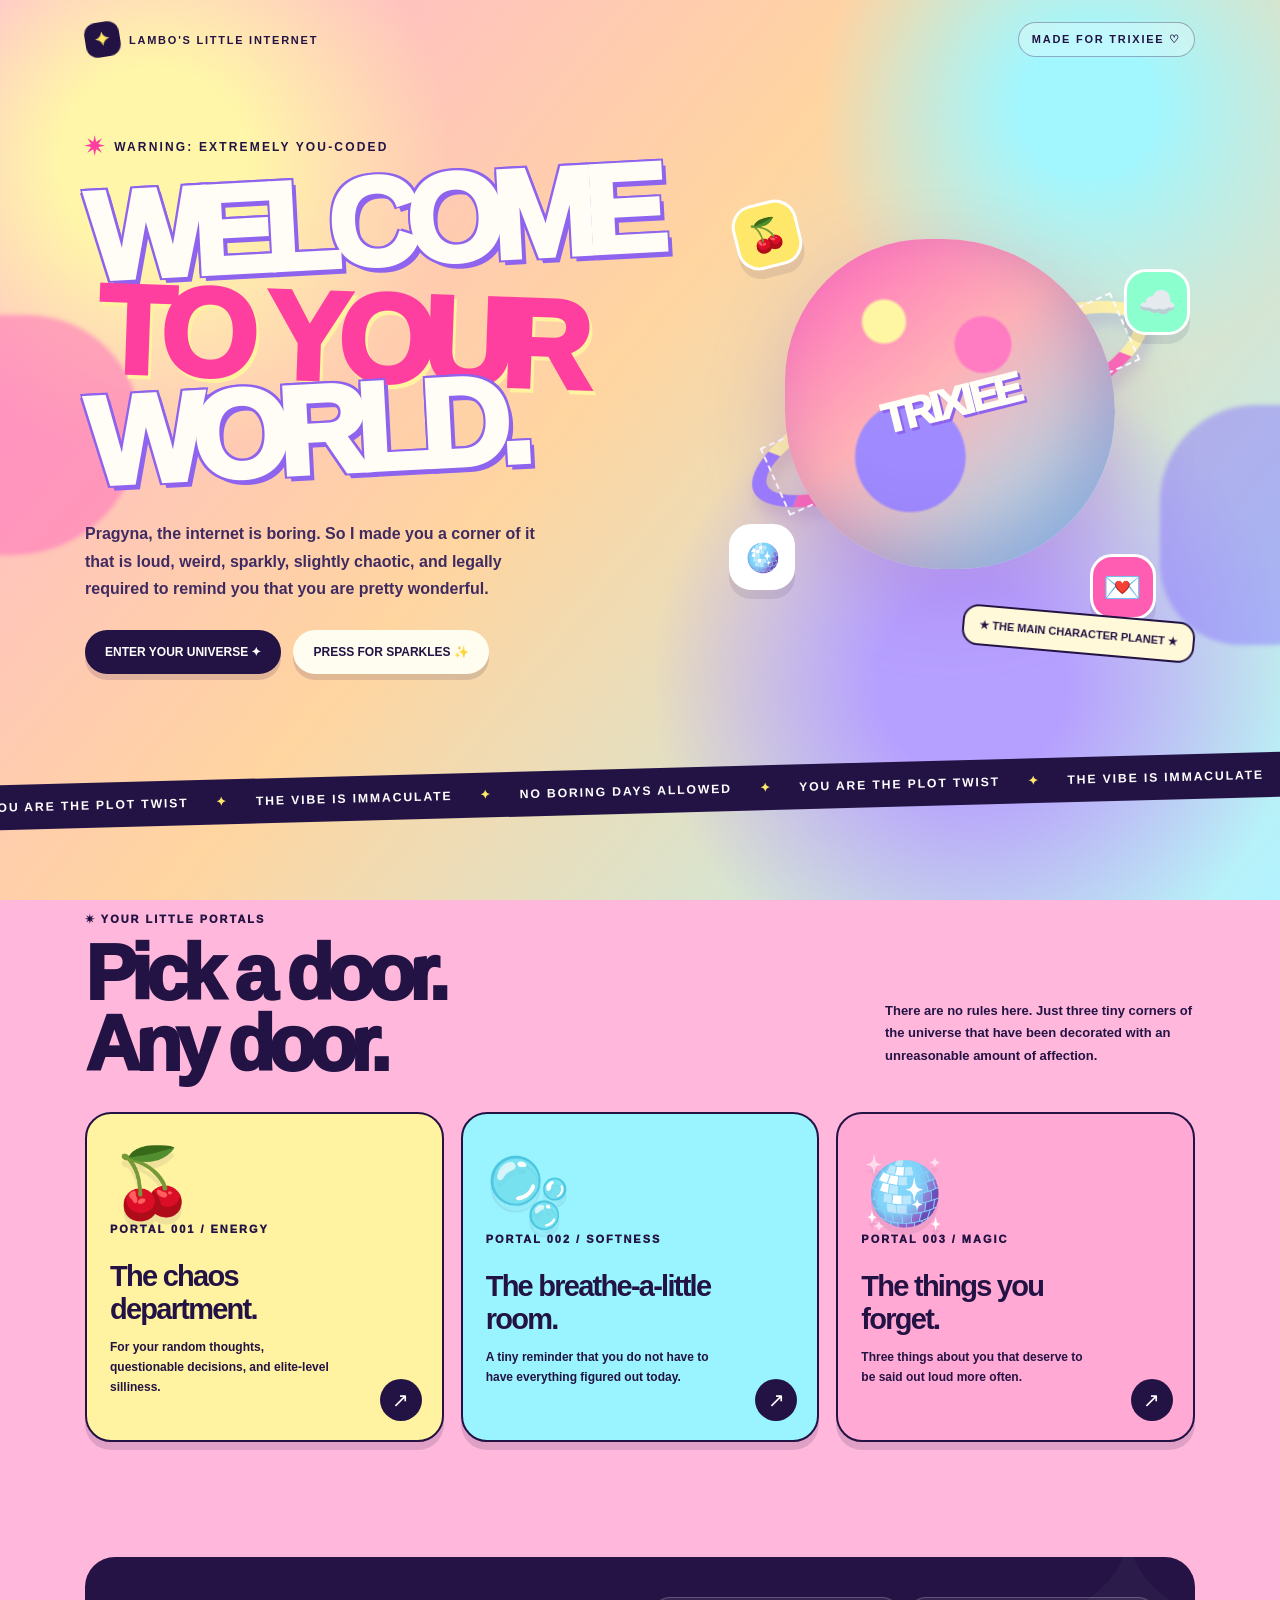
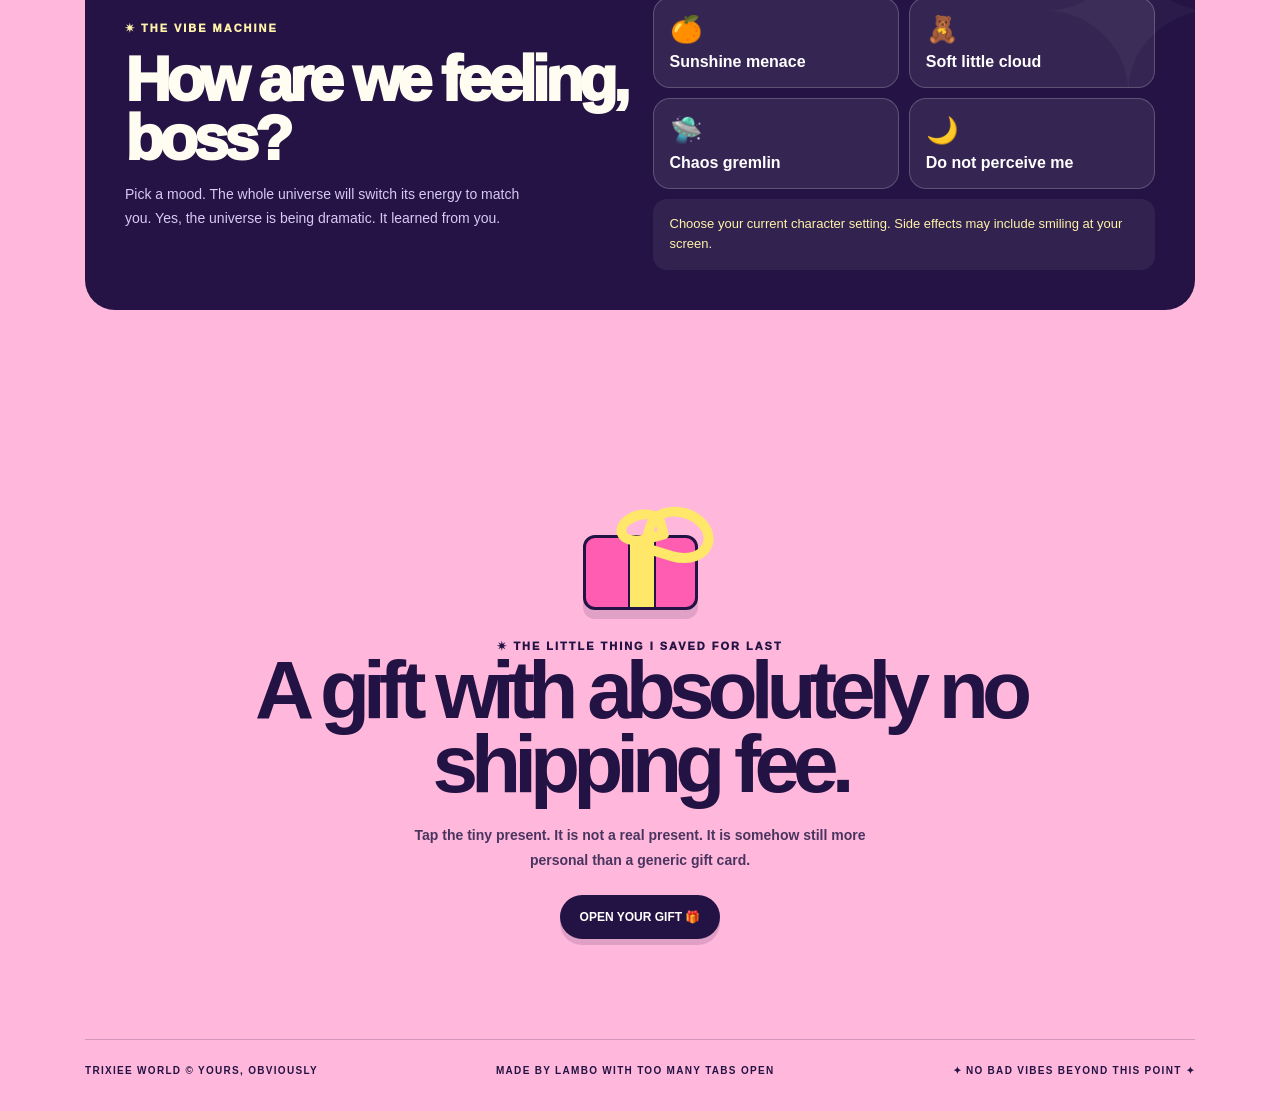
<file: trixiee-world/index.html>
<!doctype html>
<html lang="en"><head><meta charset="utf-8"><meta name="viewport" content="width=device-width,initial-scale=1"><title>TRIXIEE WORLD ✦</title>
<link rel="stylesheet" href="./style.css"></head>
<body><div class="sky"></div><div class="blob b1"></div><div class="blob b2"></div>
<div class="wrap"><header class="top"><div class="logo"><span class="logo-mark">✦</span> LAMBO'S LITTLE INTERNET</div><div class="badge">MADE FOR TRIXIEE ♡</div></header>
<main><section class="hero"><div class="hero-copy"><div class="kicker"><span class="spark">✷</span> WARNING: EXTREMELY YOU-CODED</div><h1><span class="h1a">WELCOME</span><span class="h1b">TO YOUR</span><span class="h1a">WORLD.</span></h1><p class="intro">Pragyna, the internet is boring. So I made you a corner of it that is loud, weird, sparkly, slightly chaotic, and legally required to remind you that you are pretty wonderful.</p><div class="actions"><button class="btn primary" onclick="document.getElementById('portals').scrollIntoView({behavior:'smooth'})">ENTER YOUR UNIVERSE ✦</button><button class="btn secondary" onclick="confetti(45)">PRESS FOR SPARKLES ✨</button></div></div>
<div class="scene"><div class="ring"></div><div class="planet"></div><div class="charm c1">🍒</div><div class="charm c2">☁️</div><div class="charm c3">🪩</div><div class="charm c4">💌</div><div class="orbit-label">★ THE MAIN CHARACTER PLANET ★</div></div></section></main></div>
<div class="ticker"><span>YOU ARE THE PLOT TWIST <b>✦</b> THE VIBE IS IMMACULATE <b>✦</b> NO BORING DAYS ALLOWED <b>✦</b> YOU ARE THE PLOT TWIST <b>✦</b> THE VIBE IS IMMACULATE <b>✦</b> NO BORING DAYS ALLOWED <b>✦</b></span></div>
<div class="wrap"><section class="section" id="portals"><div class="section-top"><div><div class="overline">✷ YOUR LITTLE PORTALS</div><h2>Pick a door.<br>Any door.</h2></div><p>There are no rules here. Just three tiny corners of the universe that have been decorated with an unreasonable amount of affection.</p></div>
<div class="portals">
<button class="portal p1" onclick="openPortal('chaos')"><span class="portal-icon">🍒</span><div class="overline">PORTAL 001 / ENERGY</div><h3>The chaos department.</h3><p>For your random thoughts, questionable decisions, and elite-level silliness.</p><span class="go">↗</span></button>
<button class="portal p2" onclick="openPortal('comfort')"><span class="portal-icon">🫧</span><div class="overline">PORTAL 002 / SOFTNESS</div><h3>The breathe-a-little room.</h3><p>A tiny reminder that you do not have to have everything figured out today.</p><span class="go">↗</span></button>
<button class="portal p3" onclick="openPortal('magic')"><span class="portal-icon">🪩</span><div class="overline">PORTAL 003 / MAGIC</div><h3>The things you forget.</h3><p>Three things about you that deserve to be said out loud more often.</p><span class="go">↗</span></button></div>
<div class="panel" id="portalPanel"><div class="overline" id="portalLabel">SECRET LEVEL UNLOCKED</div><h3 id="portalTitle">Hello, Trixiee.</h3><p id="portalText"></p><button onclick="randomPortal()">GIVE ME ANOTHER ✦</button></div></section>
<section class="section" style="padding-top:15px"><div class="moodbox"><div><div class="overline" style="color:#fff2a9">✷ THE VIBE MACHINE</div><h2>How are we feeling, boss?</h2><p>Pick a mood. The whole universe will switch its energy to match you. Yes, the universe is being dramatic. It learned from you.</p></div><div class="moods"><button class="mood" onclick="setMood('sunshine',this)"><span>🍊</span>Sunshine menace</button><button class="mood" onclick="setMood('soft',this)"><span>🧸</span>Soft little cloud</button><button class="mood" onclick="setMood('chaos',this)"><span>🛸</span>Chaos gremlin</button><button class="mood" onclick="setMood('sleepy',this)"><span>🌙</span>Do not perceive me</button><div class="mood-result" id="moodResult">Choose your current character setting. Side effects may include smiling at your screen.</div></div></div></section>
<section class="final"><div class="gift" onclick="openGift()" role="button" tabindex="0" aria-label="Open the gift"><div class="bow"></div><div class="giftbox"></div></div><div class="overline">✷ THE LITTLE THING I SAVED FOR LAST</div><h2>A gift with absolutely no shipping fee.</h2><p>Tap the tiny present. It is not a real present. It is somehow still more personal than a generic gift card.</p><button class="btn primary" onclick="openGift()">OPEN YOUR GIFT 🎁</button><div class="note" id="note">Hey Trixiee,<br><br>Surprise. You found the tiny soft centre hidden inside all the colours and chaos.<br><br>I made this because some people deserve more than a copied message and a heart emoji. You deserve the silly details, the little effort, the thing that makes you go “wait, you actually made this?”<br><br>I hope life gives you more reasons to laugh until your face hurts, more days that feel light, and people who let you be exactly as weird, wonderful, quiet, loud, confused, brilliant, or completely unserious as you happen to be that day.<br><br>And when you forget how lovely you are to have around, consider this your extremely colourful reminder.<br><br><strong>Always rooting for you,</strong><br><span style="color:#ff3f9f;font-weight:bold">Your Lambo ✦</span></div></section>
<footer class="foot"><span>TRIXIEE WORLD © YOURS, OBVIOUSLY</span><span>MADE BY LAMBO WITH TOO MANY TABS OPEN</span><span>✦ NO BAD VIBES BEYOND THIS POINT ✦</span></footer></div>
<script src="./app.js"></script></body></html>
</file>
<file: diwali/style.css>
:root{--ink:#090d24;--paper:#f9e9c8;--gold:#ffca72;--muted:#a5a0bc;--rose:#ff9d9c;--serif:'Playfair Display',Georgia,serif;--sans:'DM Sans',sans-serif}*{box-sizing:border-box}html{scroll-behavior:smooth}body{margin:0;background:var(--ink);color:#fbf2e3;font-family:var(--sans);overflow-x:hidden}body:after{content:"";position:fixed;inset:0;pointer-events:none;background:radial-gradient(ellipse at 50% 10%,#20244b77,transparent 55%),radial-gradient(ellipse at 80% 60%,#3b1c4670,transparent 50%);z-index:-1}.grain{position:fixed;inset:0;z-index:8;pointer-events:none;opacity:.13;background-image:url("data:image/svg+xml,%3Csvg viewBox='0 0 180 180' xmlns='http://www.w3.org/2000/svg'%3E%3Cfilter id='n'%3E%3CfeTurbulence type='fractalNoise' baseFrequency='.8' numOctaves='4' stitchTiles='stitch'/%3E%3C/filter%3E%3Crect width='100%25' height='100%25' filter='url(%23n)' opacity='.18'/%3E%3C/svg%3E")}.starfield{position:fixed;inset:0;pointer-events:none;z-index:-1}.star{position:absolute;width:2px;height:2px;border-radius:50%;background:#fff4d4;opacity:var(--o);animation:twinkle var(--d) infinite ease-in-out}@keyframes twinkle{50%{opacity:.15;transform:scale(.5)}}.topline,footer{max-width:1180px;margin:auto;padding:25px 34px;display:flex;justify-content:space-between;color:#a9a4bc;font-size:9px;letter-spacing:2.3px}.topright{color:#d6ab73}.hero{min-height:690px;height:calc(100svh - 60px);max-height:900px;position:relative;display:flex;align-items:center;justify-content:center;flex-direction:column;text-align:center;overflow:hidden;padding:50px 24px}.eyebrow,.section-kicker{font-size:9px;letter-spacing:3px;color:var(--gold);display:flex;gap:13px;align-items:center;justify-content:center}.eyebrow-line{width:30px;height:1px;background:#b88a58}.pretitle{font-family:var(--serif);font-style:italic;color:#c9b4b1;font-size:20px;margin:35px 0 10px}.hero h1{font-family:var(--serif);font-weight:500;font-size:clamp(66px,10vw,126px);line-height:.91;letter-spacing:-4px;margin:0;color:#fff3df}.hero h1 em,.diya-stage h2 em,.wish-content h2 em,.finale h2 em{color:var(--gold);font-weight:500}.hero-copy{color:#b7b1c9;line-height:1.8;font-size:14px;margin:27px 0 24px}.names{display:flex;align-items:center;gap:17px;color:#e8c78e;font-size:9px;letter-spacing:2.6px}.names i{font-style:normal;color:#f29192}.scroll-cue{position:absolute;bottom:33px;background:none;border:0;color:#9d98b1;letter-spacing:2px;font:9px var(--sans);display:flex;gap:12px;align-items:center;cursor:pointer}.scroll-dot{width:6px;height:6px;border-radius:50%;background:var(--gold);box-shadow:0 0 12px var(--gold)}.orb{position:absolute;border-radius:50%;filter:blur(1px);pointer-events:none}.orb-one{width:230px;height:230px;border:1px solid #f7cc7840;box-shadow:0 0 90px #ffbd4b18;left:-130px;top:25%}.orb-two{width:300px;height:300px;border:1px solid #f7a5a540;right:-180px;bottom:8%;box-shadow:0 0 100px #ff8d9d17}.diya-stage{padding:120px 20px 125px;text-align:center;background:linear-gradient(180deg,transparent,#17142f 30%,#17142f 75%,transparent)}.diya-stage h2,.wish-content h2,.finale h2{font:500 clamp(43px,6vw,68px)/1.02 var(--serif);letter-spacing:-1.8px;margin:23px 0 16px}.section-copy,.wish-content>p,.final-copy{color:#aaa5ba;line-height:1.8;font-size:13px}.diyas{display:flex;justify-content:center;gap:clamp(14px,5vw,55px);margin:85px auto 30px;max-width:850px;flex-wrap:wrap}.diya{position:relative;width:100px;height:125px;background:none;border:0;cursor:pointer;display:flex;align-items:center;flex-direction:column;padding:0;transition:transform .3s}.diya:hover{transform:translateY(-8px)}.flame{position:absolute;top:7px;width:19px;height:30px;border-radius:80% 10% 80% 80%;transform:rotate(45deg) scale(.3);background:linear-gradient(45deg,#ff7b46,#ffe7a1 75%);filter:drop-shadow(0 0 12px #ffb84d);opacity:0;transition:.45s}.diya[data-lit=true] .flame{opacity:1;transform:rotate(45deg) scale(1);animation:flicker 1s infinite alternate ease-in-out}@keyframes flicker{to{transform:rotate(48deg) scale(.9) translateY(-2px)}}.wick{position:absolute;top:36px;width:2px;height:10px;background:#9f6241;opacity:.7}.bowl{position:absolute;top:43px;width:74px;height:39px;border-radius:9px 9px 45px 45px;background:linear-gradient(180deg,#ffda8d,#bd7047 85%);box-shadow:inset 0 5px 0 #ffe8ad,0 10px 25px #ed9b4a20;overflow:hidden}.bowl:before{content:"";position:absolute;left:0;right:0;top:-9px;height:18px;border-radius:50%;background:#fff1bd}.bowl i{position:absolute;top:15px;width:5px;height:5px;border-radius:50%;background:#fff0b7}.bowl i:nth-child(1){left:17px}.bowl i:nth-child(2){left:34px}.bowl i:nth-child(3){left:51px}.diya[data-lit=true] .bowl{box-shadow:inset 0 5px 0 #ffe8ad,0 0 30px #ffbf5b85}.diya-label{position:absolute;top:94px;font-size:8px;letter-spacing:2px;color:#b9a8a1}.lit-count{font-size:9px;letter-spacing:2px;color:#a9a2bb;margin:30px 0 14px}.progress{height:2px;width:200px;background:#3a3452;margin:auto;overflow:hidden}.progress span{display:block;width:0;height:100%;background:var(--gold);box-shadow:0 0 10px var(--gold);transition:width .5s}.wish-section{max-width:1080px;margin:60px auto 140px;padding:50px 30px;display:grid;grid-template-columns:1fr 1.1fr;gap:9%;align-items:center}.wish-art{height:390px;position:relative;display:flex;align-items:center;justify-content:center}.halo{width:265px;height:265px;border-radius:50%;border:1px solid #edc37b50;box-shadow:0 0 80px #ffca721c,inset 0 0 60px #ffca7210;position:absolute}.moon{width:150px;height:150px;border-radius:50%;background:radial-gradient(circle at 35% 35%,#fff1c7,#d89559 50%,#995b67 100%);box-shadow:0 0 70px #ffc36a5c;position:relative}.moon:after{content:"";position:absolute;background:#17142d;width:135px;height:135px;top:-12px;left:42px;border-radius:50%}.spark{position:absolute;color:var(--gold);font-size:24px;text-shadow:0 0 20px #ffd58a}.sp1{top:45px;left:22%}.sp2{right:18%;top:29%}.sp3{bottom:50px;left:32%}.wish-orbit{position:absolute;bottom:12px;color:#9a8eaa;font-size:8px;letter-spacing:3px;transform:rotate(-8deg)}.section-kicker{justify-content:flex-start}.wish-content h2{font-size:clamp(42px,5vw,59px)}.wish-content>p{max-width:420px;margin-bottom:30px}form label{display:block;font-size:9px;letter-spacing:2px;color:var(--gold);margin-bottom:12px}textarea{width:100%;min-height:100px;resize:vertical;border:1px solid #6b5873;background:#ffffff08;border-radius:2px;color:#fff1df;padding:15px;font:13px/1.6 var(--sans);outline:none}textarea:focus{border-color:#d7ad79;box-shadow:0 0 0 3px #d7ad7918}textarea::placeholder{color:#756d88}.form-foot{display:flex;justify-content:space-between;align-items:center;margin-top:13px}#charCount{font-size:9px;color:#80788f}.seal-btn,.firework-btn{border:1px solid #d2a76f;background:#d2a76f;color:#1c1527;padding:13px 18px;font:700 9px var(--sans);letter-spacing:1.7px;cursor:pointer;transition:.25s}.seal-btn:hover,.firework-btn:hover{background:#ffe0a2;box-shadow:0 0 28px #ffc76c40;transform:translateY(-2px)}.seal-btn span{margin-left:13px}.sealed{display:none;margin-top:22px;padding:19px;border:1px solid #d4aa744d;background:#f4c7790c;text-align:center}.sealed.show{display:block;animation:pop .6s ease}.seal-star{font-size:24px;color:var(--gold)}.sealed small{display:block;font-size:8px;letter-spacing:2px;color:var(--gold);margin-top:7px}.sealed p{font:italic 19px var(--serif);color:#fff0d9;margin:12px 0}.seal-note{font-size:9px;color:#9b91a9;letter-spacing:1px}@keyframes pop{from{opacity:0;transform:translateY(10px)}to{opacity:1;transform:none}}.surprise{padding:70px 20px 145px;background:linear-gradient(180deg,transparent,#21182e 18%,#21182e 90%,transparent);text-align:center}.surprise>.section-kicker{justify-content:center}.letter-card{position:relative;max-width:550px;margin:50px auto 0;background:#f4e7cd;color:#403047;padding:42px clamp(28px,7vw,65px) 30px;box-shadow:0 25px 90px #05051080;transform:rotate(-1deg);text-align:left}.letter-card:before{content:"";position:absolute;inset:9px;border:1px solid #b79a744f;pointer-events:none}.letter-top,.letter-bottom{display:flex;justify-content:space-between;font-size:7px;letter-spacing:1.6px;color:#94795e;gap:10px}.letter-seal{width:48px;height:48px;border-radius:50%;background:#9f5261;color:#f7dfaa;display:grid;place-items:center;font:17px var(--serif);margin:27px auto 30px;box-shadow:0 0 0 4px #9f52611b;transform:rotate(8deg)}.letter-seal span{font-size:10px}.letter-label{font-size:9px;letter-spacing:2px;color:#946d55}.letter-text{font:15px/1.9 var(--serif);color:#554354}.letter-sign{font:12px/1.8 var(--serif);color:#896b61;margin:27px 0 33px}.letter-sign em{font-size:25px;color:#9c5860}.letter-bottom{border-top:1px solid #c8b396;padding-top:15px}.finale{position:relative;min-height:570px;text-align:center;padding:90px 20px 55px;overflow:hidden;background:radial-gradient(ellipse at 50% 70%,#45304b 0,transparent 60%)}.final-stars{color:#e8c58a;letter-spacing:8px;font-size:17px}.final-small{font-size:9px;letter-spacing:3px;color:#c2a88e;margin-top:38px}.finale h2{font-size:clamp(48px,7vw,80px)}.firework-btn{margin-top:23px;padding:17px 23px;background:transparent;color:#f6d6a0}.firework-btn span{margin:0 8px;color:#f8bb68}.firework-status{font-size:10px;color:#9c94ac;margin-top:18px}.signoff{margin:75px auto 0;color:#d6b37f;font-size:9px;letter-spacing:2.7px}.signoff span{color:#f39c9c;margin:0 12px}footer{border-top:1px solid #ffffff13;padding-top:20px;padding-bottom:25px;font-size:8px}#burstLayer{position:fixed;inset:0;pointer-events:none;z-index:7;overflow:hidden}.particle{position:absolute;width:5px;height:5px;border-radius:50%;background:var(--c);box-shadow:0 0 9px var(--c);animation:burst var(--t) ease-out forwards}@keyframes burst{0%{transform:translate(0,0) scale(1);opacity:1}100%{transform:translate(var(--x),var(--y)) scale(.1);opacity:0}}@media(max-width:700px){.topline{padding:18px 20px;font-size:7px;letter-spacing:1.5px}.hero{min-height:650px;height:calc(100svh - 40px)}.hero h1{font-size:clamp(65px,17vw,95px);letter-spacing:-3px}.hero-copy{font-size:12px}.diya-stage{padding:90px 18px}.diyas{gap:25px 18px;margin-top:65px}.diya{width:78px;transform:scale(.9)}.diya:hover{transform:translateY(-5px) scale(.9)}.wish-section{grid-template-columns:1fr;gap:10px;margin:35px auto 80px;padding:20px 25px}.wish-art{height:280px;order:2}.wish-content{order:1}.wish-content h2{font-size:47px}.surprise{padding:70px 18px 100px}.letter-card{padding:35px 29px 25px;margin-top:38px}.letter-text{font-size:14px}.finale{min-height:560px;padding-top:80px}footer{padding:18px 20px;font-size:7px;letter-spacing:1px}}@media(prefers-reduced-motion:reduce){*,*:before,*:after{scroll-behavior:auto!important;animation-duration:.01ms!important;transition-duration:.01ms!important}}
</file>
<file: the-1111-club/style.css>
@import url('https://fonts.googleapis.com/css2?family=DM+Mono:wght@400;500&family=DM+Sans:wght@400;500;600;700;800&family=Playfair+Display:ital,wght@0,700;0,800;1,700;1,800&display=swap');
:root{--paper:#f4eedf;--ink:#171814;--red:#e93b2f;--lime:#d3f35b;--muted:#716f63;--rule:rgba(23,24,20,.2);--serif:'Playfair Display',Georgia,serif;--sans:'DM Sans',Arial,sans-serif;--mono:'DM Mono',monospace}
*{box-sizing:border-box}html{scroll-behavior:smooth;scroll-padding-top:80px}body{margin:0;background:var(--paper);color:var(--ink);font-family:var(--sans);overflow-x:hidden}button,input{font:inherit}button{cursor:pointer}button:focus-visible,input:focus-visible,a:focus-visible{outline:3px solid var(--red);outline-offset:4px}.grain{position:fixed;inset:0;pointer-events:none;z-index:10;opacity:.12;background-image:url("data:image/svg+xml,%3Csvg viewBox='0 0 180 180' xmlns='http://www.w3.org/2000/svg'%3E%3Cfilter id='n'%3E%3CfeTurbulence type='fractalNoise' baseFrequency='.9' numOctaves='3' stitchTiles='stitch'/%3E%3C/filter%3E%3Crect width='100%25' height='100%25' filter='url(%23n)' opacity='.22'/%3E%3C/svg%3E")}
.topbar{height:62px;border-bottom:1px solid var(--rule);display:flex;align-items:center;justify-content:space-between;padding:0 5vw;gap:20px;font-family:var(--mono);font-size:10px;letter-spacing:.08em}.wordmark{color:var(--ink);text-decoration:none;font-weight:500;display:flex;align-items:center;gap:9px}.seal{display:grid;place-items:center;color:var(--red);font-size:25px}.micro{color:var(--muted);margin-left:10px}.top-right{display:flex;align-items:center;gap:9px;color:var(--muted)}.red-dot,.status-pill i{width:7px;height:7px;border-radius:50%;background:var(--red);display:inline-block;box-shadow:0 0 0 3px #e93b2f1c}.top-id{border:1px solid var(--rule);padding:7px 10px;color:var(--ink);margin-left:14px}
.hero{min-height:680px;padding:72px 7vw 45px;display:grid;grid-template-columns:1.05fr .95fr;gap:6vw;align-items:center;border-bottom:1px solid var(--rule);position:relative;isolation:isolate}.hero:before{content:"";position:absolute;width:390px;height:390px;border-radius:50%;background:var(--lime);filter:blur(1px);z-index:-1;left:-260px;top:120px;opacity:.46}.eyebrow,.section-kicker,.file-label,.board-label,.board-footer,.topbar,.case-meta,.tiny-note,.brief-top,.lock-top,.lock-hint,.lock-feedback,.collected,.modal-eyebrow,.revealed-letter span,.unlock-small,footer,.board-caption{font-family:var(--mono);letter-spacing:.065em;font-size:10px}.eyebrow{display:flex;align-items:center;gap:12px;color:var(--muted);font-size:9px}.line{width:24px;height:1px;background:var(--red)}.case-stamp{position:absolute;right:8%;top:85px;transform:rotate(12deg);border:3px solid var(--red);color:var(--red);font-family:var(--mono);font-weight:500;font-size:13px;line-height:1.2;text-align:center;padding:8px 12px;letter-spacing:.1em;opacity:.82}.file-label{margin:43px 0 15px;color:var(--muted);display:flex;align-items:center;gap:12px}.file-label>span:first-of-type{color:var(--ink);font-weight:500}.status-pill{display:inline-flex;align-items:center;gap:7px;background:#e4e0d2;padding:6px 8px;color:var(--red);font-size:9px}.status-pill i{width:5px;height:5px}.hero h1{font-size:clamp(52px,6.6vw,91px);line-height:.94;letter-spacing:-.075em;font-weight:800;margin:0 0 23px;max-width:720px}.hero h1 em,.mission h2 em,.lock-content h2 em,.closing h2 em{font-family:var(--serif);font-weight:700;letter-spacing:-.08em}.hero h1 em{color:var(--red)}.outline{color:transparent;-webkit-text-stroke:1.6px var(--ink)}.intro{font-size:15px;line-height:1.8;max-width:430px;color:#59584e;margin:0}.hero-actions{display:flex;align-items:center;gap:22px;margin-top:30px}.btn-primary,.btn-dark{border:0;background:var(--red);color:#fff;padding:16px 20px;font-family:var(--mono);font-size:10px;letter-spacing:.08em;font-weight:500;display:inline-flex;align-items:center;justify-content:space-between;gap:35px;transition:transform .2s,background .2s}.btn-primary span{font-size:17px}.btn-primary:hover{background:#bd271f;transform:translateY(-3px)}.tiny-note{color:var(--muted);line-height:1.6;font-size:9px}.case-meta{border-top:1px solid var(--rule);padding-top:17px;margin-top:47px;display:flex;gap:19px;flex-wrap:wrap;color:var(--muted);font-size:8px}.case-meta b{color:var(--ink);font-weight:500}
.hero-right{max-width:540px;width:100%;justify-self:end;transform:rotate(1deg)}.board-label{display:flex;justify-content:space-between;padding:0 5px 10px;color:var(--muted);font-size:9px}.board{height:430px;position:relative;background:#ded4bc;box-shadow:7px 9px 0 #17181412,inset 0 0 0 1px #998e7533;background-image:repeating-linear-gradient(0deg,transparent 0 30px,#5c4a3010 31px,#5c4a3010 32px),repeating-linear-gradient(90deg,transparent 0 45px,#5c4a3009 46px,#5c4a3009 47px);overflow:hidden}.board:before{content:"";position:absolute;inset:12px;border:1px dashed #85775d7c;pointer-events:none}.red-thread{position:absolute;inset:0;width:100%;height:100%;z-index:1;pointer-events:none;overflow:visible}.red-thread path{fill:none;stroke:var(--red);stroke-width:2;stroke-dasharray:3 4;opacity:.75}.evidence{position:absolute;border:0;z-index:2;transition:transform .25s,filter .25s;box-shadow:3px 6px 8px #15120f20}.evidence:hover{z-index:4;filter:drop-shadow(0 8px 7px #21180c24)}.evidence:after{content:"INSPECT ↗";position:absolute;bottom:-23px;left:0;font:8px var(--mono);letter-spacing:.06em;color:var(--ink);opacity:0;transition:opacity .2s}.evidence:hover:after{opacity:1}.pin{position:absolute;top:-7px;left:50%;width:12px;height:12px;border-radius:50%;background:var(--red);box-shadow:1px 2px 1px #0005;z-index:3}.polaroid{left:9%;top:13%;width:37%;padding:10px 10px 14px;background:#faf8ef;transform:rotate(-8deg);color:var(--ink)}.polaroid:hover{transform:rotate(-3deg) scale(1.04)}.photo-art{height:158px;background:#e8a99c;display:block;position:relative;overflow:hidden;background-image:radial-gradient(circle at 77% 20%,#fff6 0 5%,transparent 5.5%),linear-gradient(145deg,#f4c8b1 0 36%,#e78c78 36% 58%,#a5b5a0 58%)}.sun-face{position:absolute;right:15%;top:20%;font-size:47px;color:#efc94e;transform:rotate(10deg)}.photo-spark{position:absolute;left:13%;top:20%;font-size:34px;color:#fff1d6}.photo-hill{position:absolute;bottom:-26px;left:-12px;width:130%;height:84px;border-radius:50% 40% 0 0;background:#4f796b;transform:rotate(-9deg)}.polaroid-caption{display:block;text-align:center;font-size:8px;letter-spacing:.1em;font-family:var(--mono);padding:12px 0 0}.polaroid-caption small{display:block;font-size:7px;color:#777;margin-top:7px}.clue-badge{position:absolute;right:-9px;top:-10px;background:var(--lime);color:var(--ink);border:1px solid var(--ink);padding:6px 7px;font:9px var(--mono);transform:rotate(7deg)}.cassette{right:9%;top:15%;width:39%;height:155px;background:#f1d9ae;border:1px solid #967f57;transform:rotate(7deg);color:var(--ink);padding:13px 12px}.cassette:hover{transform:rotate(2deg) scale(1.04)}.cassette-label{display:block;background:#dc624e;height:67px;text-align:left;padding:9px;color:#fff;font:8px var(--mono);letter-spacing:.08em}.cassette-label b{display:block;font:700 11px var(--sans);margin-top:6px;letter-spacing:0}.cassette-label small{display:block;margin-top:4px;font-size:6px}.cassette-wheels{display:flex;justify-content:space-around;padding-top:10px}.cassette-wheels i{display:block;width:26px;height:26px;border-radius:50%;border:4px solid #6e6553;background:repeating-conic-gradient(#6e6553 0 20deg,#cdbb96 20deg 40deg);box-shadow:inset 0 0 0 5px #e8d6b2}.note{left:35%;bottom:12%;width:36%;height:147px;background:#e8edbc;transform:rotate(5deg);padding:19px 14px 12px;color:var(--ink);text-align:left}.note:hover{transform:rotate(1deg) scale(1.04)}.paperclip{position:absolute;top:-12px;left:50%;font-size:31px;color:#81877d;transform:rotate(60deg)}.note-title{font:8px var(--mono);letter-spacing:.14em}.scribble{font:italic 21px var(--serif);line-height:1.12;display:block;margin-top:9px;transform:rotate(-2deg)}.note-sign{display:block;text-align:right;font:italic 11px var(--serif);margin-top:6px}.board-tape{position:absolute;right:0;bottom:30px;background:#171814;color:var(--lime);font:9px var(--mono);letter-spacing:.1em;padding:9px 12px;transform:rotate(-7deg);text-align:center;z-index:2}.board-footer{position:absolute;bottom:0;left:0;right:0;background:#171814;color:#f4eedf;display:flex;justify-content:space-between;padding:10px 15px;font-size:8px;z-index:3}.board-footer span{color:var(--lime)}.board-caption{text-align:right;color:var(--muted);margin:19px 2px;font-size:9px}.board-caption span{color:var(--red);font-size:16px}
.mission,.lock-section{padding:55px 9vw 80px;border-bottom:1px solid var(--rule)}.section-kicker{display:flex;justify-content:space-between;padding-bottom:13px;border-bottom:1px solid var(--rule);font-size:9px;color:var(--muted)}.section-kicker span:first-child{color:var(--red)}.mission-grid{display:grid;grid-template-columns:1fr 1.1fr;gap:10vw;padding-top:45px;align-items:center}.mission h2,.lock-content h2,.closing h2{font-size:clamp(42px,5.1vw,69px);line-height:.98;letter-spacing:-.07em;margin:0 0 20px}.mission h2 em,.lock-content h2 em,.closing h2 em{color:var(--red)}.muted{max-width:380px;line-height:1.8;color:var(--muted);font-size:14px}.mission-stamp{margin-top:35px;color:var(--red);font:10px var(--mono);border:1px solid var(--red);display:inline-block;padding:12px 15px;transform:rotate(-5deg);line-height:1.5}.mission-stamp b{font-size:13px}.brief-card{background:#fffaf0;border:1px solid #d6cdb9;padding:25px 28px;box-shadow:5px 6px 0 #17181410;position:relative}.brief-card:after{content:"";position:absolute;right:0;top:0;border-top:32px solid #ded4bc;border-left:32px solid transparent}.brief-top{display:flex;justify-content:space-between;color:var(--muted);border-bottom:1px solid var(--rule);padding-bottom:13px;font-size:9px}.brief-card p{font-size:13px;color:#4e4b42;line-height:1.8;max-width:500px}.brief-card .typed{font:italic 18px var(--serif);color:var(--ink)}.red-underline{border-bottom:2px solid var(--red);color:var(--ink)}.memo-signature{font:italic 20px var(--serif);text-align:right;margin-top:25px}.memo-signature span{font-style:normal;color:var(--red);font-size:24px;margin-left:8px}
.lock-section{background:#e8e2d2}.lock-card{display:grid;grid-template-columns:.7fr 1fr;gap:50px;max-width:1000px;margin:45px auto 0;background:var(--paper);border:1px solid #d1c7b2;box-shadow:8px 8px 0 #17181414;padding:35px}.lock-graphic{background:#22251f;color:var(--lime);min-height:280px;display:flex;flex-direction:column;align-items:center;justify-content:center;padding:22px;position:relative}.lock-graphic:before{content:"";position:absolute;inset:10px;border:1px dashed #d3f35b65}.lock-top{position:absolute;top:20px;left:0;right:0;text-align:center;font-size:8px;color:#a8b781}.lock-emoji{font-size:60px;line-height:1.4}.lock-hint{font-size:8px;color:#a8b781;margin-top:8px}.lock-slots{display:flex;gap:8px;margin-top:20px}.lock-slots span{width:35px;height:41px;display:grid;place-items:center;border-bottom:2px solid var(--lime);font:21px var(--mono);color:var(--lime)}.lock-content{align-self:center;padding:12px 12px 12px 0}.lock-content .file-label{margin:0 0 16px;font-size:8px}.lock-content h2{font-size:clamp(40px,4.4vw,57px)}.lock-content>p:not(.file-label):not(.lock-feedback){font-size:13px;color:var(--muted);line-height:1.8;max-width:440px}.unlock-form{display:flex;gap:8px;margin-top:24px}.unlock-form input{min-width:0;flex:1;border:1px solid #cac0aa;background:#fffaf0;padding:15px 13px;font:10px var(--mono);letter-spacing:.08em;text-transform:uppercase;color:var(--ink)}.unlock-form input::placeholder{color:#a19a89}.unlock-form .btn-primary{padding:14px;gap:10px}.lock-feedback{margin-top:18px;color:var(--muted);font-size:8px}.lock-feedback span{color:var(--red)}.collected{display:flex;gap:7px;flex-wrap:wrap;margin-top:12px}.collected span{border:1px solid #ccc2ad;padding:7px 8px;font-size:8px;color:var(--muted)}.collected span.done{background:var(--lime);border-color:var(--ink);color:var(--ink)}
.closing{background:var(--red);color:white;position:relative;padding:75px 12vw 85px;overflow:hidden;min-height:490px}.closing:before{content:"";position:absolute;right:-120px;top:-240px;width:560px;height:560px;border:1px solid #ffffff36;border-radius:50%;box-shadow:0 0 0 50px #ffffff0c,0 0 0 100px #ffffff0b,0 0 0 150px #ffffff09}.closing-scribble{position:absolute;right:11%;top:55px;border:1px solid #fff8;padding:10px 12px;font:10px var(--mono);transform:rotate(9deg)}.closing-scribble span{font-size:18px;margin-left:8px}.closing-inner{position:relative;z-index:1;max-width:650px}.closing .eyebrow{color:#ffe0d6}.closing .eyebrow:before{content:"";display:block;width:20px;height:1px;background:#ffe0d6}.closing h2{font-size:clamp(55px,7vw,88px);margin:26px 0}.closing h2 em{color:var(--lime)}.closing-inner>p:not(.eyebrow):not(.unlock-small){max-width:480px;line-height:1.85;color:#ffe5db;font-size:14px}.btn-dark{background:var(--ink);color:var(--paper);margin-top:20px}.btn-dark:hover:not(:disabled){background:#303128;transform:translateY(-3px)}.btn-dark:disabled{opacity:.4;cursor:not-allowed}.unlock-small{font-size:8px;color:#ffe5db;margin-top:14px}.seal-mark{position:absolute;bottom:45px;right:13%;font:24px var(--mono);line-height:1.2;text-align:center;opacity:.85;transform:rotate(11deg)}.seal-mark span{font-size:36px;color:var(--lime)}
footer{min-height:66px;padding:22px 5vw;display:flex;align-items:center;justify-content:space-between;gap:20px;color:var(--muted);font-size:8px;flex-wrap:wrap}footer button{border:0;background:transparent;color:var(--red);font:inherit;letter-spacing:.06em}footer button:hover{text-decoration:underline}
.modal-backdrop{position:fixed;inset:0;background:#171814c9;z-index:30;display:grid;place-items:center;padding:18px;backdrop-filter:blur(4px)}.modal-backdrop[hidden]{display:none}.modal{position:relative;width:min(530px,100%);max-height:calc(100vh - 35px);overflow:auto;background:var(--paper);padding:34px 38px 36px;border-top:5px solid var(--red);box-shadow:10px 12px 0 #0003;animation:modal-in .25s ease-out}.modal-close{position:absolute;top:13px;right:15px;background:transparent;border:0;font-size:28px;line-height:1;color:var(--ink)}.modal-eyebrow{color:var(--red);font-size:9px}.modal-art{height:112px;display:grid;place-items:center;font-size:58px;color:var(--red);margin:16px 0 8px;background:#e7dfcc}.modal h2{font:700 35px var(--serif);letter-spacing:-.04em;margin:13px 0}.modal>p{color:var(--muted);font-size:14px;line-height:1.8}.revealed-letter{display:flex;align-items:center;justify-content:space-between;border-top:1px dashed #bbb19e;border-bottom:1px dashed #bbb19e;padding:13px 0;margin:20px 0}.revealed-letter span{font-size:9px;color:var(--muted)}.revealed-letter b{font:700 28px var(--mono);color:var(--red)}.clue-modal .btn-primary{width:100%;justify-content:center}.letter-modal{width:min(620px,100%);padding:40px 48px 42px;background:#fffaf0}.letter-seal{position:absolute;top:25px;right:55px;width:48px;height:48px;border-radius:50%;background:var(--red);color:var(--paper);display:grid;place-items:center;font-size:28px}.letter-modal .eyebrow{color:var(--red);margin-bottom:26px}.letter-modal h2{font-size:42px;margin-bottom:20px}.letter-body p{font-size:14px;line-height:1.9;color:#555146}.letter-body strong{color:var(--red)}.letter-sign{font:italic 17px var(--serif);line-height:1.8;text-align:right;margin-top:28px}.letter-sign span{font-size:25px}.letter-modal .btn-dark{font-size:9px;margin-top:28px}.toast{position:fixed;bottom:20px;left:50%;transform:translate(-50%,20px);background:var(--ink);color:var(--paper);padding:13px 18px;font:10px var(--mono);letter-spacing:.05em;z-index:50;opacity:0;pointer-events:none;transition:.25s;box-shadow:4px 4px 0 var(--red);max-width:calc(100vw - 30px);text-align:center}.toast.show{opacity:1;transform:translate(-50%,0)}.sr-only{position:absolute;width:1px;height:1px;padding:0;margin:-1px;overflow:hidden;clip:rect(0,0,0,0);white-space:nowrap;border:0}
@keyframes modal-in{from{transform:translateY(18px) rotate(-1deg);opacity:0}to{transform:translateY(0) rotate(0);opacity:1}}@keyframes pulse{50%{box-shadow:0 0 0 7px #e93b2f15}}
@media(max-width:850px){.hero{grid-template-columns:1fr;padding:53px 7vw 35px;gap:42px}.hero-left{max-width:680px}.case-stamp{top:60px;right:8%}.hero h1{font-size:clamp(53px,11vw,84px)}.hero-right{justify-self:center;width:min(100%,530px)}.mission,.lock-section{padding:40px 7vw 55px}.mission-grid{gap:45px}.lock-card{gap:25px;padding:23px}.lock-graphic{min-height:260px}.closing{padding:70px 8vw}.seal-mark{right:7%}}@media(max-width:620px){.topbar{padding:0 5vw;height:58px}.micro,.top-right{display:none}.hero{padding-top:43px}.case-stamp{top:44px;right:7%;font-size:10px;border-width:2px;padding:6px 8px}.hero h1{font-size:clamp(49px,12vw,72px)}.hero .eyebrow{font-size:7px;letter-spacing:.02em;gap:7px}.case-meta{gap:10px;margin-top:34px}.board{height:360px}.polaroid{left:7%;top:15%;width:42%}.photo-art{height:120px}.cassette{right:5%;top:17%;width:42%;height:140px}.cassette-label{height:60px;padding:7px}.note{left:32%;bottom:13%;width:40%;height:130px}.scribble{font-size:18px}.mission-grid,.lock-card{grid-template-columns:1fr}.mission-grid{gap:27px;padding-top:30px}.brief-card{padding:23px}.section-kicker{font-size:8px;gap:12px}.section-kicker span:last-child{text-align:right}.lock-card{padding:18px;gap:20px;margin-top:28px}.lock-graphic{min-height:210px}.lock-content{padding:4px}.unlock-form{flex-direction:column}.unlock-form .btn-primary{justify-content:center}.closing{padding:55px 7vw 65px}.closing h2{font-size:clamp(52px,13vw,72px)}.closing-scribble{right:8%;top:20px;font-size:8px}.seal-mark{font-size:17px;bottom:25px}.seal-mark span{font-size:28px}.letter-modal{padding:32px 24px}.letter-seal{right:32px;top:18px;width:37px;height:37px}.letter-modal h2{font-size:34px}.modal{padding:30px 24px}.case-stamp{transform:rotate(10deg)}footer{align-items:flex-start;flex-direction:column;gap:10px}footer span:nth-child(2){max-width:290px}}@media(prefers-reduced-motion:reduce){*,*:before,*:after{scroll-behavior:auto!important;animation:none!important;transition:none!important}}
</file>
<file: the-afterhours/style.css>
@import url('https://fonts.googleapis.com/css2?family=DM+Mono:wght@400;500&family=DM+Sans:wght@400;500;600;700;800&family=Fraunces:opsz,wght@9..144,500;9..144,600;9..144,700&display=swap');
:root{--paper:#f1ebdd;--paper2:#e6ddcb;--ink:#222b24;--muted:#807d6f;--rule:#c9c0ad;--forest:#243d31;--forest2:#355443;--oxblood:#893b36;--gold:#cda96b;--olive:#737b57;--sage:#b7c2a2;--dark:#17271f;--mono:'DM Mono',monospace;--sans:'DM Sans',sans-serif;--serif:'Fraunces',Georgia,serif}
*{box-sizing:border-box}html{scroll-behavior:smooth;scroll-padding-top:78px}body{margin:0;background:var(--paper);color:var(--ink);font-family:var(--sans);overflow-x:hidden}button,a,input,textarea{font:inherit}button{cursor:pointer}button:focus-visible,a:focus-visible,input:focus-visible,textarea:focus-visible{outline:2px solid var(--oxblood);outline-offset:3px}.ambient-grain{position:fixed;inset:0;z-index:30;pointer-events:none;opacity:.055;background-image:url("data:image/svg+xml,%3Csvg viewBox='0 0 160 160' xmlns='http://www.w3.org/2000/svg'%3E%3Cfilter id='n'%3E%3CfeTurbulence type='fractalNoise' baseFrequency='.85' numOctaves='3' stitchTiles='stitch'/%3E%3C/filter%3E%3Crect width='100%25' height='100%25' filter='url(%23n)' opacity='.5'/%3E%3C/svg%3E")}.rain-wall{position:fixed;inset:0;pointer-events:none;z-index:0;opacity:.13;overflow:hidden}.rain-streaks{position:absolute;inset:-10%;background:repeating-linear-gradient(102deg,transparent 0 36px,#64776b33 37px 38px,transparent 39px 65px);animation:rain-shift 14s linear infinite;mask-image:linear-gradient(90deg,transparent,#000 20%,transparent 85%)}.topbar{height:72px;padding:0 5vw;position:relative;z-index:2;display:flex;align-items:center;justify-content:space-between;gap:20px;border-bottom:1px solid var(--ink)}.wordmark{display:flex;align-items:center;gap:11px;text-decoration:none;color:var(--ink);font:500 10px var(--mono);letter-spacing:.055em}.mark{color:var(--oxblood);font-size:28px}.wordmark small{display:block;color:#8b8879;font-size:7px;letter-spacing:.11em;margin-top:6px}.open-status{display:flex;align-items:center;gap:9px;font:7px var(--mono);letter-spacing:.1em;color:#7e806e}.open-status i{font-style:normal;color:var(--oxblood)}.status-light{width:6px;height:6px;border-radius:50%;background:#596f54;box-shadow:0 0 0 3px #596f541c}.quiet-toggle{display:flex;align-items:center;gap:8px;padding:9px 10px;background:transparent;border:1px solid #bfb5a2;color:#5d6254;font:7px var(--mono);letter-spacing:.08em}.quiet-icon{font-size:14px;color:var(--oxblood)}.toggle-track{width:25px;height:13px;border-radius:20px;background:#c8c0b0;padding:2px;display:block}.toggle-track i{width:9px;height:9px;background:var(--paper);border-radius:50%;display:block;transition:transform .25s}.quiet-toggle[aria-pressed="true"] .toggle-track{background:var(--forest2)}.quiet-toggle[aria-pressed="true"] .toggle-track i{transform:translateX(12px)}
main{position:relative;z-index:1}.hero{padding:67px 7vw 76px;display:grid;grid-template-columns:1fr 1fr;align-items:center;gap:7vw;min-height:630px}.hero-copy{max-width:590px}.eyebrow{display:flex;align-items:center;flex-wrap:wrap;gap:10px;color:#877d6b;font:7px var(--mono);letter-spacing:.11em}.eyebrow>span:first-child{color:var(--oxblood)}.eyebrow-rule{display:inline-block;width:25px;height:1px;background:var(--gold)}.hero h1{font:700 clamp(55px,7.3vw,94px)/.91 var(--sans);letter-spacing:-.09em;margin:30px 0 22px}.hero h1 em{font-family:var(--serif);font-weight:500;letter-spacing:-.085em;color:var(--oxblood)}.hero h1>span{color:var(--forest2)}.hero-desc{max-width:440px;font-size:14px;line-height:1.9;color:#777464;margin:0}.hero-actions{display:flex;align-items:center;gap:22px;margin-top:30px}.primary-button{border:0;background:var(--forest);color:#f2ead7;padding:15px 17px;display:flex;align-items:center;gap:27px;font:8px var(--mono);letter-spacing:.08em;box-shadow:4px 4px 0 #243d311c;transition:transform .2s,background .2s}.primary-button:hover{transform:translateY(-3px);background:#345541}.primary-button span{font-size:17px;color:var(--gold)}.handwritten{font:italic 12px/1.35 var(--serif);color:#8d7862;transform:rotate(-5deg)}.hero-meta{display:flex;gap:23px;flex-wrap:wrap;border-top:1px solid var(--rule);padding-top:15px;margin-top:48px;color:#898273;font:7px var(--mono);letter-spacing:.06em}.hero-meta b{color:var(--forest);font-weight:500;margin-left:6px}
.reading-room{max-width:600px;width:100%;justify-self:end;background:#d8ccb4;border:1px solid #88765b;padding:12px;box-shadow:8px 9px 0 #2b302312;transform:rotate(.7deg)}.room-topline,.room-bottomline{display:flex;justify-content:space-between;gap:10px;color:#796d57;font:6px var(--mono);letter-spacing:.09em;padding:3px 2px 12px}.room-art{height:405px;position:relative;overflow:hidden;background:linear-gradient(180deg,#384f4b 0%,#67756a 38%,#9e9273 72%,#584732 100%);border:1px solid #6f624c;isolation:isolate}.window{position:absolute;right:9%;top:8%;width:44%;height:45%;background:#e6d6b3;border:8px solid #4c5847;box-shadow:inset 0 0 0 2px #d0b98f,5px 6px #20291b33;overflow:hidden}.window-sky{position:absolute;inset:0;background:linear-gradient(155deg,#5b7776,#a9b49a 70%,#c2a87a)}.window-moon{position:absolute;right:14%;top:15%;width:42px;height:42px;border-radius:50%;background:#f1d79c;box-shadow:0 0 35px #f4dba277}.window-cloud{position:absolute;width:130px;height:30px;border-radius:50%;background:#425c56;opacity:.55;filter:blur(2px)}.window-cloud:before,.window-cloud:after{content:"";position:absolute;background:inherit;border-radius:50%;width:48px;height:37px;top:-13px;left:20px}.window-cloud:after{left:57px;top:-6px;width:38px;height:28px}.cloud-a{left:-16px;top:38%}.cloud-b{right:-40px;top:49%;transform:scale(.9)}.window-city{position:absolute;bottom:0;background:#394e42;clip-path:polygon(0 30%,15% 30%,15% 0,27% 0,27% 42%,42% 42%,42% 16%,57% 16%,57% 33%,70% 33%,70% 4%,85% 4%,85% 44%,100% 44%,100% 100%,0 100%)}.city-a{left:0;width:100%;height:65px;opacity:.75}.city-b{left:-10%;width:90%;height:95px;background:#2b4438;opacity:.75}.window-divider{position:absolute;top:0;bottom:0;left:50%;width:6px;background:#4b5846;box-shadow:0 0 0 2px #d7c39b55}.window-divider:after{content:"";position:absolute;left:-100px;right:-100px;top:55%;height:5px;background:#4b5846}.shelf{position:absolute;left:5%;width:45%;height:93px;background:#6b4f35;border-top:7px solid #ba9867;border-bottom:4px solid #3d3023;box-shadow:0 5px 0 #2024191f}.shelf-top{top:8%;left:5%;width:37%}.shelf-bottom{top:34%;left:5%;width:40%;height:100px}.book{position:absolute;bottom:4px;width:16px;border:1px solid #372d24;box-shadow:inset 3px 0 #ffffff1b}.book:after{content:"";position:absolute;top:12px;bottom:15px;left:4px;right:4px;border-top:1px solid #e4cc995e;border-bottom:1px solid #e4cc995e}.b1{left:7px;height:60px;background:#8e4036}.b2{left:25px;height:72px;background:#bfa06e}.b3{left:43px;height:65px;background:#435f4a}.b4{left:61px;height:77px;background:#2f4139}.b5{left:79px;height:50px;background:#bb7457}.b6{left:97px;height:67px;background:#c8b68b}.b7{left:8px;height:75px;background:#294536}.b8{left:26px;height:64px;background:#9c5140}.b9{left:44px;height:79px;background:#cfb477}.b10{left:62px;height:59px;background:#5e7770}.b11{left:80px;height:71px;background:#6c3d36}.b12{left:98px;height:52px;background:#c6a16e}.b13{left:116px;height:79px;background:#344c3d}.plant-pot{position:absolute;right:10px;bottom:0;width:27px;height:25px;background:#a55f45;border-radius:2px 2px 7px 7px}.plant-pot:before{content:"";position:absolute;bottom:20px;left:12px;height:34px;width:2px;background:#334b35}.plant-pot i{position:absolute;bottom:36px;left:6px;width:15px;height:8px;border-radius:100% 0 100% 0;background:#617859;transform:rotate(-30deg)}.plant-pot i:nth-child(2){left:12px;bottom:46px;transform:rotate(25deg)}.plant-pot i:nth-child(3){left:1px;bottom:25px;transform:rotate(20deg)}.desk{position:absolute;z-index:3;bottom:0;left:-5%;width:115%;height:108px;background:linear-gradient(180deg,#7f6040,#483725);border-top:8px solid #b18a5b;box-shadow:0 -5px 0 #2b33252b}.desk-top{position:absolute;top:-8px;left:0;right:0;height:7px;background:linear-gradient(90deg,#8d6746,#d3af78,#6f5537)}.desk-leg{position:absolute;top:0;width:17px;height:120px;background:#493926}.leg-a{left:15%}.leg-b{right:12%}.open-book{position:absolute;z-index:5;left:30%;bottom:15%;width:42%;height:55px;transform:rotate(-4deg);filter:drop-shadow(2px 5px 2px #1a1b13a1)}.book-page{position:absolute;top:0;width:50%;height:100%;background:#e9ddbf;border:1px solid #a69b7f}.page-left{left:0;transform:skewY(7deg);transform-origin:right}.page-right{right:0;transform:skewY(-7deg);transform-origin:left}.book-spine{position:absolute;left:50%;top:0;bottom:0;width:3px;background:#806348}.book-line{position:absolute;z-index:2;height:1px;background:#7a7a68;opacity:.4;width:28%;left:7%;top:26%}.line-two{top:43%;width:31%}.line-three{left:64%;top:31%;width:28%}.line-four{left:64%;top:49%;width:25%}.lamp{position:absolute;z-index:6;left:65%;bottom:26%;width:85px;height:152px}.lamp-shade{position:absolute;top:0;left:6px;width:80px;height:48px;background:linear-gradient(125deg,#cfb06e,#ebcf8f 47%,#8e7548);clip-path:polygon(27% 0,75% 0,100% 100%,0 100%);filter:drop-shadow(0 0 11px #e4c87c74)}.lamp-stem{position:absolute;top:44px;left:41px;width:6px;height:80px;background:#9a7a4d;transform:rotate(-5deg)}.lamp-foot{position:absolute;bottom:0;left:17px;width:58px;height:10px;border-radius:50%;background:#ac8b58}.lamp-pool{position:absolute;left:-43px;top:34px;width:160px;height:115px;background:radial-gradient(ellipse,#eccb7870,transparent 70%);filter:blur(10px);z-index:-1}.mug{position:absolute;z-index:6;left:16%;bottom:17%;width:44px;height:46px;background:#e6d4b1;border:2px solid #63503b;border-radius:4px 4px 12px 12px;box-shadow:inset 0 0 0 3px #c1a77d;display:grid;place-items:center;text-align:center;transform:rotate(-4deg)}.mug:after{content:"";position:absolute;right:-13px;top:9px;width:11px;height:18px;border:3px solid #b39a70;border-left:0;border-radius:0 9px 9px 0}.mug i{position:absolute;top:-19px;left:6px;width:20px;height:20px;border-top:2px dashed #eadbb7;border-radius:50%;animation:steam 2s ease-in-out infinite}.mug span{font:5px/1.3 var(--mono);color:#625642}.little-note{position:absolute;z-index:7;right:8%;bottom:18%;background:#e9d3a0;padding:9px 12px;color:#6b5037;font:italic 13px/1.05 var(--serif);transform:rotate(5deg);box-shadow:2px 3px #191a1327}.room-plant{position:absolute;z-index:7;right:4%;bottom:23%;width:25px;height:52px}.room-plant b{position:absolute;bottom:0;width:25px;height:20px;background:#a55f45;border-radius:2px 2px 6px 6px}.room-plant i{position:absolute;bottom:18px;left:10px;width:17px;height:27px;border-radius:100% 0 100% 0;background:#425e45;transform:rotate(-25deg)}.room-plant i:nth-child(2){left:-2px;bottom:25px;transform:rotate(-55deg)}.room-plant i:nth-child(3){left:9px;bottom:36px;transform:rotate(21deg)}.room-plant i:nth-child(4){left:13px;bottom:20px;transform:rotate(55deg)}.room-caption{position:absolute;z-index:8;bottom:9px;left:12px;right:12px;display:flex;justify-content:space-between;gap:9px;color:#dcc89d;font:5px var(--mono);letter-spacing:.07em}.room-bottomline{padding:12px 3px 3px}.room-bottomline b{color:var(--oxblood)}
.study-section{padding:55px 7vw 83px;background:#e6decc;border-top:1px solid var(--rule);border-bottom:1px solid var(--rule)}.section-label{display:flex;justify-content:space-between;gap:15px;border-bottom:1px solid #c8beaa;padding-bottom:13px;color:#8a8374;font:7px var(--mono);letter-spacing:.1em}.section-label span:first-child{color:var(--oxblood)}.section-heading{display:flex;align-items:flex-end;justify-content:space-between;gap:20px;margin:35px 0 32px}.section-heading h2,.notes-copy h2,.ledger-title h2{font:700 clamp(42px,5.2vw,68px)/.95 var(--sans);letter-spacing:-.085em;margin:0 0 12px}.section-heading h2 em,.notes-copy h2 em,.ledger-title h2 em{font-family:var(--serif);font-weight:500;color:var(--oxblood)}.section-heading p{margin:0;color:#827c6b;font-size:12px;line-height:1.8}.library-stamp{border:1px solid #a99b7c;color:#897b61;padding:9px 12px;display:flex;flex-direction:column;align-items:center;gap:4px;font:6px var(--mono);letter-spacing:.1em;transform:rotate(4deg);flex-shrink:0}.library-stamp b{font-size:22px;color:var(--oxblood);font-weight:400}.study-layout{display:grid;grid-template-columns:1fr .92fr;gap:5vw;align-items:start}.book-collection{min-width:0}.collection-top{display:flex;justify-content:space-between;gap:12px;font:7px var(--mono);letter-spacing:.1em;color:#827a68;border-bottom:1px solid #c6bca8;padding-bottom:12px}.collection-top span:last-child{color:var(--oxblood)}.book-shelf{height:195px;position:relative;display:flex;align-items:stretch;gap:5px;padding:0 13px 17px;background:linear-gradient(180deg,#594633,#3f3025);border-bottom:11px solid #99764d;box-shadow:0 6px 0 #433122,inset 0 0 0 1px #b89b6c;margin-top:22px}.book-shelf:before{content:"";position:absolute;top:0;left:0;right:0;height:8px;background:#927047;box-shadow:0 2px 0 #2b2a20}.subject-book{position:relative;z-index:1;min-width:0;flex:1;border:1px solid #161f19;border-radius:2px 2px 0 0;padding:11px 5px 6px;color:#e9dfc5;display:flex;flex-direction:column;align-items:center;justify-content:space-between;writing-mode:vertical-rl;box-shadow:inset 3px 0 #ffffff10,2px 0 #090c092f;transition:transform .2s,filter .2s;transform-origin:bottom}.subject-book:hover{transform:translateY(-8px);filter:brightness(1.13)}.subject-book.active{transform:translateY(-11px);box-shadow:inset 3px 0 #ffffff18,0 0 0 2px #e0c18a,2px 0 #090c092f;filter:brightness(1.13)}.spine-no{font:6px var(--mono);letter-spacing:.1em;writing-mode:horizontal-tb;align-self:start;opacity:.78}.spine-title{font:7px var(--mono);letter-spacing:.09em;white-space:nowrap}.spine-mark{font:15px var(--serif);writing-mode:horizontal-tb}.book-lit{background:linear-gradient(90deg,#6c312f,#8c4439 37%,#622e2c)}.book-math{background:linear-gradient(90deg,#344b3e,#526b51 35%,#2b4538)}.book-science{background:linear-gradient(90deg,#344451,#60717a 35%,#34434a)}.book-language{background:linear-gradient(90deg,#8b7048,#bd995c 35%,#826741)}.book-any{background:linear-gradient(90deg,#45404f,#645a70 35%,#3f3948)}.shelf-ledge{position:absolute;bottom:-10px;left:0;right:0;height:9px;background:linear-gradient(180deg,#c3a171,#815e3c);z-index:2}.selected-book-note{display:flex;gap:13px;padding:18px 0;border-bottom:1px solid #c6bca8}.note-star{color:var(--oxblood);font-size:20px}.note-label,.prompt-label{display:block;font:7px var(--mono);letter-spacing:.1em;color:#8a806b}.selected-book-note b{display:block;font:600 14px var(--serif);margin-top:7px;color:#2e3a2e}.selected-book-note p{font-size:10px;line-height:1.75;color:#817b6b;margin:7px 0 0;max-width:420px}.daily-prompt{margin-top:18px;background:#f1e9d8;border:1px solid #d0c3aa;padding:16px 17px;box-shadow:3px 4px 0 #242c2110}.prompt-label{color:var(--oxblood)}.daily-prompt p{font:italic 16px/1.45 var(--serif);color:#5f624d;margin:12px 0}.daily-prompt button{padding:8px 0 0;border:0;border-top:1px solid #d9cbb2;width:100%;text-align:left;background:transparent;color:#8f624e;font:7px var(--mono);letter-spacing:.08em}
.focus-card{position:relative;background:var(--forest);color:#eee6d5;border:1px solid #182e23;box-shadow:6px 7px 0 #182c211b;padding:19px 20px 14px;min-width:0}.focus-card:before{content:"";position:absolute;inset:6px;border:1px solid #d1b57a24;pointer-events:none}.focus-header{position:relative;display:flex;justify-content:space-between;gap:8px;padding-bottom:14px;border-bottom:1px solid #ffffff20;color:#d5cfb5;font:7px var(--mono);letter-spacing:.1em}.focus-header>span:first-child{display:flex;align-items:center;gap:8px}.focus-header>span:last-child{color:#b9c8a2;font-size:6px}.focus-dot{width:6px;height:6px;border-radius:50%;background:#cbdc8d;box-shadow:0 0 8px #b5d789}.focus-subject{position:relative;display:flex;align-items:center;gap:7px;flex-wrap:wrap;margin-top:15px}.focus-subject-label{font:6px var(--mono);color:#96ad8e;letter-spacing:.08em}.focus-subject b{font:600 9px var(--mono);letter-spacing:.06em;color:#f0d8a4}.focus-edition{margin-left:auto;font:6px var(--mono);color:#9db194}.timer-wrap{position:relative;width:min(100%,255px);aspect-ratio:1;margin:16px auto 13px;display:grid;place-items:center}.timer-ring{position:absolute;inset:0;width:100%;height:100%;transform:rotate(-90deg);overflow:visible}.ring-track,.ring-progress{fill:none;stroke-width:3}.ring-track{stroke:#ffffff22}.ring-progress{stroke:var(--gold);stroke-linecap:round;stroke-dasharray:678.58;stroke-dashoffset:0;transition:stroke-dashoffset .35s linear}.timer-center{position:relative;display:flex;flex-direction:column;align-items:center;gap:10px;text-align:center}.timer-caption{font:7px var(--mono);letter-spacing:.14em;color:#9fb29b}.timer-time{font:500 clamp(43px,5vw,58px)/.95 var(--mono);letter-spacing:-.09em;color:#fbf1d9;text-shadow:0 0 24px #b7c99024}.timer-time span{color:#d5bc83}.timer-subcaption{font:6px var(--mono);letter-spacing:.1em;color:#9aaf95}.timer-presets{display:grid;grid-template-columns:repeat(3,1fr);gap:5px;position:relative}.timer-preset{border:1px solid #617965;background:#2d4939;color:#b8c5a8;padding:9px 3px;display:flex;flex-direction:column;align-items:center;gap:4px;transition:background .2s,color .2s,border .2s}.timer-preset b{font:500 17px var(--mono);color:#f0dfb7}.timer-preset span{font:6px var(--mono);letter-spacing:.07em}.timer-preset.active{border-color:#e1c17b;background:#435d47;color:#f6ebd7;box-shadow:inset 0 -2px var(--gold)}.timer-actions{display:flex;gap:6px;margin-top:10px;position:relative}.timer-start{flex:1;border:0;background:var(--gold);color:#223b2e;padding:13px;font:8px var(--mono);letter-spacing:.07em;display:flex;align-items:center;justify-content:center;gap:10px;transition:background .2s}.timer-start:hover{background:#edd39a}.timer-start span{font-size:10px}.timer-reset{width:46px;background:transparent;border:1px solid #71836a;color:#e4d5b0;font-size:19px}.focus-footer{display:flex;justify-content:space-between;gap:8px;padding-top:14px;margin-top:13px;border-top:1px solid #ffffff20;color:#a3b19a;font:6px var(--mono);letter-spacing:.06em;position:relative}.focus-footer b{color:#dbad82;font-size:10px}
.desk-section{padding:59px 7vw 75px;background:#f1ebdd}.desk-grid{display:grid;grid-template-columns:.7fr 1.3fr;gap:8vw;align-items:start;padding-top:43px}.notes-copy{max-width:370px}.notes-copy h2{font-size:clamp(45px,5.5vw,70px);margin:24px 0 17px}.notes-copy>p{font-size:12px;line-height:1.9;color:#7d786b}.save-status{display:flex;align-items:center;gap:8px;margin-top:24px;font:7px var(--mono);letter-spacing:.07em;color:#8b8375}.save-dot{width:6px;height:6px;border-radius:50%;background:#6d855e}.notes-paper{background:#f8f1e1;border:1px solid #d3c6ad;padding:20px 23px 14px;box-shadow:5px 6px 0 #262c2110;position:relative}.notes-paper:before{content:"";position:absolute;inset:7px;border:1px dashed #d9cdb7;pointer-events:none}.paper-heading{position:relative;display:flex;justify-content:space-between;gap:10px;border-bottom:1px solid #ded3bf;padding-bottom:13px;color:#948974;font:6px var(--mono);letter-spacing:.09em}.paper-heading span:nth-child(2){color:var(--oxblood);font-size:14px}.notes-paper textarea{position:relative;z-index:1;display:block;width:100%;min-height:250px;resize:vertical;border:0;background:repeating-linear-gradient(to bottom,transparent 0 30px,#dfd6c3 31px,#dfd6c3 32px);padding:17px 2px 7px;color:#4a4e40;font:13px/2 var(--serif);outline:none}.notes-paper textarea:focus{outline:none}.notes-paper textarea::placeholder{color:#aba18c;font-style:italic}.paper-footer{position:relative;display:flex;justify-content:space-between;gap:12px;align-items:center;border-top:1px solid #ded3bf;padding-top:12px;color:#9a8e78;font:6px var(--mono);letter-spacing:.07em}.paper-footer button{border:0;background:transparent;color:var(--oxblood);font:inherit;letter-spacing:.06em;padding:3px}
.ledger-section{padding:52px 7vw 75px;background:#ded7c4;border-top:1px solid #c7bda8}.ledger{margin-top:30px;border:1px solid #a9a18d;background:#ece4d2;box-shadow:5px 6px 0 #26312510}.ledger-title{display:flex;align-items:center;gap:16px;padding:25px 27px;border-bottom:1px solid #d0c6af}.ledger-icon{display:grid;place-items:center;width:42px;height:42px;border:1px solid #c4ad7e;border-radius:50%;font-size:24px;color:var(--oxblood)}.ledger-title h2{font-size:29px;margin:0}.ledger-title p{font-size:10px;color:#8a816f;margin:7px 0 0}.ledger-metrics{display:grid;grid-template-columns:repeat(3,1fr)}.metric{padding:25px 27px;border-right:1px solid #d0c6af;display:flex;flex-direction:column;gap:7px}.metric:last-child{border-right:0}.metric>span{font:7px var(--mono);letter-spacing:.09em;color:#8c816b}.metric b{font:500 39px var(--mono);letter-spacing:-.08em;color:var(--forest)}.metric small{font:italic 11px var(--serif);color:#8c8370}.ledger-end{display:flex;align-items:center;justify-content:space-between;gap:15px;border-top:1px solid #d0c6af;padding:15px 27px;color:#877d6b;font:7px var(--mono);letter-spacing:.055em}.ledger-end button{border:0;background:transparent;color:var(--oxblood);font:inherit;letter-spacing:.04em}
.footer{display:flex;justify-content:space-between;align-items:center;gap:18px;flex-wrap:wrap;padding:20px 5vw;background:var(--forest);color:#b3bda8;font:7px var(--mono);letter-spacing:.07em}.footer-brand{color:#f0e8d6;text-decoration:none}.footer-brand span{color:var(--gold);font-size:13px;margin-left:7px}.footer button{background:transparent;border:0;color:#d9bf83;font:inherit;letter-spacing:.07em}.footer button:hover{text-decoration:underline}
.toast{position:fixed;z-index:50;left:50%;bottom:24px;transform:translate(-50%,12px);opacity:0;pointer-events:none;background:var(--forest);color:#f1e8d4;padding:12px 17px;border:1px solid #6e846b;font:8px var(--mono);letter-spacing:.07em;max-width:calc(100vw - 28px);text-align:center;box-shadow:4px 4px 0 #8d3d3630;transition:.25s}.toast.show{transform:translate(-50%,0);opacity:1}.focus-overlay{position:fixed;inset:0;z-index:40;background:#17281ff5;backdrop-filter:blur(8px);display:grid;place-items:center;padding:24px}.focus-overlay[hidden]{display:none}.focus-overlay-card{width:min(460px,100%);border:1px solid #bda978;background:#20372b;color:#f1ebdd;padding:40px;text-align:center;box-shadow:0 22px 100px #0004}.overlay-star{display:block;color:var(--gold);font-size:35px;margin-bottom:20px}.overlay-label{font:7px var(--mono);letter-spacing:.13em;color:#aabd9c}.focus-overlay-card h2{font:700 49px/.95 var(--sans);letter-spacing:-.08em;margin:20px 0}.focus-overlay-card h2 em{font-family:var(--serif);font-weight:500;color:#d2ad72}.quiet-clock{font:500 clamp(36px,6vw,52px)/1 var(--mono);letter-spacing:-.08em;color:#f4e8cd;margin:24px 0 9px}.quiet-subject{font:7px var(--mono);letter-spacing:.12em;color:#d2ad72}.focus-overlay-card p{font-size:12px;line-height:1.9;color:#b7c3b1}.focus-overlay-card button{margin-top:15px;background:var(--gold);color:#223a2b;border:0;padding:13px 15px;width:100%;font:8px var(--mono);letter-spacing:.08em}.focus-overlay-card button.exit-focus-button{margin-top:8px;background:transparent;border:1px solid #75846e;color:#d8e1cc}
@keyframes steam{0%,100%{opacity:.35;transform:translateY(0)}50%{opacity:.8;transform:translateY(-7px)}}@keyframes rain-shift{0%{transform:translate3d(0,-2%,0)}100%{transform:translate3d(-1%,2%,0)}}
body.quiet-mode .rain-wall,body.quiet-mode .rain-wall *{opacity:0!important}body.quiet-mode .hero-desc,body.quiet-mode .opening-text{color:#5d6253}
@media(min-width:1500px){.hero{padding-top:80px;padding-bottom:92px}.room-art{height:450px}.study-layout{gap:7vw}.focus-card{padding:23px 25px 17px}.timer-wrap{width:min(100%,285px)}}
@media(max-width:1000px){.hero{padding-left:5vw;padding-right:5vw;gap:4vw}.hero h1{font-size:clamp(53px,7vw,75px)}.room-art{height:360px}.study-section,.desk-section,.ledger-section{padding-left:5vw;padding-right:5vw}.study-layout{gap:3vw}.focus-card{padding:16px 14px 12px}.timer-wrap{width:min(100%,218px)}.timer-time{font-size:47px}.timer-preset span{font-size:5px}.room-bottomline,.room-topline{font-size:5px}}
@media(max-width:760px){.topbar{height:62px;padding:0 4vw}.wordmark{font-size:9px}.mark{font-size:24px}.wordmark small{font-size:6px}.open-status{display:none}.hero{grid-template-columns:1fr;gap:37px;padding:44px 6vw 52px}.hero h1{font-size:clamp(61px,11vw,85px);margin:24px 0 18px}.hero-desc{font-size:13px}.reading-room{justify-self:center;max-width:590px}.room-art{height:clamp(290px,62vw,400px)}.hero-meta{margin-top:29px}.study-section{padding:39px 5vw 57px}.section-heading{margin:28px 0 25px}.study-layout{grid-template-columns:1fr;gap:38px}.book-shelf{height:185px}.focus-card{max-width:510px;width:100%;justify-self:center;padding:20px 22px 14px}.timer-wrap{width:min(100%,260px)}.timer-time{font-size:58px}.timer-preset span{font-size:6px}.desk-section,.ledger-section{padding:42px 5vw 55px}.desk-grid{grid-template-columns:1fr;gap:24px;padding-top:32px}.notes-copy{max-width:580px}.notes-copy h2{font-size:55px;margin:17px 0}.notes-copy>p{max-width:490px}.save-status{margin-top:14px}.notes-paper textarea{min-height:220px}.ledger-title{padding:20px}.ledger-metrics .metric{padding:20px 15px}.ledger-end{padding:14px 20px}.final-note-grid{grid-template-columns:1fr}.footer{padding:17px 5vw}}
@media(max-width:450px){.topbar{padding:0 3.5vw;gap:8px}.wordmark{gap:6px;font-size:8px}.mark{font-size:22px}.wordmark small{font-size:5px}.quiet-toggle{padding:7px;gap:5px;font-size:6px}.hero{padding:35px 5vw 42px}.hero h1{font-size:clamp(53px,13vw,68px)}.hero-desc{font-size:12px}.hero-actions{align-items:flex-start;gap:14px;flex-wrap:wrap}.handwritten{font-size:11px}.reading-room{padding:8px}.room-art{height:275px}.window{width:44%;height:42%;border-width:6px}.window-moon{width:32px;height:32px}.shelf-top{height:70px}.shelf-bottom{height:75px}.book{transform:scale(.83);transform-origin:bottom left}.desk{height:91px}.lamp{transform:scale(.78);transform-origin:bottom left;left:62%;bottom:24%}.open-book{height:44px;bottom:16%}.mug{transform:scale(.84) rotate(-4deg);transform-origin:bottom left;left:13%;bottom:17%}.little-note{font-size:11px;padding:6px 8px;bottom:17%}.room-caption{font-size:4px}.section-label{font-size:6px;gap:8px}.section-label span:last-child{text-align:right}.section-heading h2{font-size:43px}.section-heading p{font-size:11px}.library-stamp{font-size:5px;padding:7px}.book-shelf{height:165px;padding-left:8px;padding-right:8px;gap:4px}.subject-book{padding:8px 3px 6px}.spine-title{font-size:6px}.spine-no{font-size:5px}.spine-mark{font-size:12px}.focus-card{padding:17px 13px 13px}.timer-wrap{width:min(100%,230px)}.timer-time{font-size:49px}.focus-subject-label,.focus-edition,.timer-caption,.timer-subcaption,.focus-header{font-size:6px}.timer-preset{padding:8px 1px}.timer-preset b{font-size:15px}.timer-start{font-size:7px}.timer-reset{width:40px}.daily-prompt{padding:13px}.daily-prompt p{font-size:15px}.notes-paper{padding:16px 15px 12px}.paper-heading{font-size:5px}.notes-paper textarea{font-size:12px;min-height:200px}.paper-footer{font-size:5px}.ledger-title{padding:16px;gap:10px}.ledger-title h2{font-size:25px}.ledger-title p{font-size:9px}.ledger-icon{width:32px;height:32px;font-size:18px}.ledger-metrics .metric{padding:16px 8px;gap:6px}.metric>span{font-size:5px;letter-spacing:.04em}.metric b{font-size:29px}.metric small{font-size:9px}.ledger-end{padding:12px;flex-wrap:wrap;font-size:6px}.ledger-end button{margin-left:auto}.footer{font-size:6px;gap:12px}.footer span:nth-child(2){display:none}.focus-overlay-card{padding:28px 23px}.focus-overlay-card h2{font-size:44px}}
@media(prefers-reduced-motion:reduce){*,*:before,*:after{scroll-behavior:auto!important;animation:none!important;transition:none!important}}
</file>
<file: the-blue-hour/style.css>
@import url('https://fonts.googleapis.com/css2?family=DM+Mono:wght@400;500&family=DM+Sans:wght@400;500;600;700&family=Fraunces:opsz,wght@9..144,500;9..144,600;9..144,700&display=swap');
:root{--ink:#061426;--deep:#06162b;--cyan:#9af9ff;--lav:#b9b3ff;--pink:#f7b6dc;--gold:#ffe4a4;--paper:#ebf5ff;--muted:#9eb6cc;--mono:'DM Mono',monospace;--sans:'DM Sans',sans-serif;--serif:'Fraunces',Georgia,serif;--progress:0}
*{box-sizing:border-box}html,body{margin:0;width:100%;height:100%;overflow:hidden;background:#061426;color:var(--paper);font-family:var(--sans)}button,a{font:inherit}button{cursor:pointer}button:focus-visible,a:focus-visible{outline:2px solid var(--gold);outline-offset:5px}.ocean{position:relative;width:100%;height:100dvh;min-height:540px;overflow:hidden;isolation:isolate;background:radial-gradient(ellipse at 58% 41%,#172e55 0,#0b2140 40%,#061426 78%);transition:background 3.5s ease}.ocean.dawn{background:radial-gradient(ellipse at 50% 90%,#f0a8a9 0,#bd8fb4 26%,#5a699b 55%,#243b62 100%)}
#sea-canvas{position:absolute;inset:0;width:100%;height:100%;z-index:0;display:block;touch-action:pan-y;cursor:crosshair}.water-grain{position:absolute;inset:-50%;z-index:4;pointer-events:none;opacity:.09;background-image:url("data:image/svg+xml,%3Csvg viewBox='0 0 160 160' xmlns='http://www.w3.org/2000/svg'%3E%3Cfilter id='n'%3E%3CfeTurbulence type='fractalNoise' baseFrequency='.95' numOctaves='3' stitchTiles='stitch'/%3E%3C/filter%3E%3Crect width='100%25' height='100%25' filter='url(%23n)' opacity='.6'/%3E%3C/svg%3E");animation:grain-drift 8s steps(8) infinite}.water-vignette{position:absolute;inset:0;z-index:2;pointer-events:none;background:radial-gradient(ellipse at 53% 47%,transparent 30%,#06142655 75%,#020714bb 120%)}.surface-light{position:absolute;z-index:1;left:5%;right:-20%;top:-48%;height:78%;pointer-events:none;background:conic-gradient(from 188deg at 65% 78%,transparent 0 13deg,#9adfff08 14deg 20deg,transparent 21deg 29deg,#b7c8ff07 30deg 35deg,transparent 36deg 46deg,#9adfff08 47deg 53deg,transparent 54deg);filter:blur(16px);transform:rotate(-9deg);transition:opacity 3s}.caustics{position:absolute;inset:-15%;z-index:1;pointer-events:none;opacity:.14;background:repeating-radial-gradient(ellipse at 30% 25%,transparent 0 45px,#8dd7f310 47px,#8dd7f308 51px,transparent 57px 90px);filter:blur(10px);animation:caustic-flow 35s linear infinite}.distant-moon{position:absolute;z-index:1;top:14%;right:22%;width:62px;height:62px;border-radius:50%;background:radial-gradient(circle at 32% 28%,#f9ffff,#d6f5ff 30%,#8ec7ec 64%,#749dcf);box-shadow:0 0 0 13px #9eeaff08,0 0 35px #86d9ff26,0 0 110px #6e93ff1c;opacity:.48;transition:all 3s ease}.distant-moon span{position:absolute;top:11%;left:51%;width:52px;height:52px;border-radius:50%;background:#142746;opacity:.75}.ocean.dawn .distant-moon{top:54%;right:48%;width:190px;height:190px;opacity:.92;background:radial-gradient(circle at 34% 27%,#fff9dd,#ffd3b2 48%,#ffa6ab 85%);box-shadow:0 0 70px #ffd2b888,0 0 240px #ffd2b866}.ocean.dawn .distant-moon span{opacity:0}
.sea-glow{position:absolute;z-index:1;pointer-events:none;border-radius:50%;filter:blur(50px);opacity:.28;mix-blend-mode:screen;transition:all 4s ease}.glow-a{width:250px;height:250px;background:#1b86b7;left:13%;bottom:-7%}.glow-b{width:220px;height:290px;background:#5145a4;right:22%;bottom:7%}.glow-c{width:190px;height:190px;background:#2caaa2;right:4%;top:34%;opacity:.13}.ocean.dawn .glow-a{background:#f8a7b5;opacity:.5;bottom:-20%;width:420px}.ocean.dawn .glow-b{background:#d4a1ff;opacity:.4;bottom:10%;right:4%}.ocean.dawn .glow-c{background:#ffcfaa;opacity:.55;top:8%}
.hud{position:absolute;z-index:8;top:0;left:0;right:0;padding:23px 4.5vw;display:flex;align-items:center;justify-content:space-between;gap:20px;border-bottom:1px solid #c7e8ff15;background:linear-gradient(180deg,#06142676,transparent);transition:opacity .6s}.sigil{display:flex;align-items:center;gap:11px;text-decoration:none;color:var(--paper);font:500 10px var(--mono);letter-spacing:.12em}.sigil>span:first-child{display:grid;place-items:center;color:var(--cyan);font-size:28px;text-shadow:0 0 17px #9af9ff77}.sigil-word small{display:block;margin-top:5px;font-size:7px;color:#91a9c2;letter-spacing:.11em}.hud-right{display:flex;align-items:center;gap:11px;font:8px var(--mono);letter-spacing:.08em;color:#9eb4ce}.live-dot,.pulse-dot{width:6px;height:6px;display:inline-block;background:#9af9ff;border-radius:50%;box-shadow:0 0 12px #9af9ff;animation:dot-breathe 2.5s ease-in-out infinite}.sound-toggle{background:transparent;border:1px solid #9eb4ce55;color:#aebfd6;padding:9px 11px;font:8px var(--mono);letter-spacing:.08em}.sound-toggle span{color:var(--cyan);margin-left:7px}.ocean.entered .hud{background:linear-gradient(180deg,#0614266b,transparent)}
.scene-copy{position:absolute;z-index:6;left:9vw;top:50%;width:min(530px,49vw);transform:translateY(-43%);opacity:1;transition:opacity 1s ease,transform 1.25s cubic-bezier(.2,.75,.2,1);pointer-events:auto}.pre-title{font:8px var(--mono);letter-spacing:.11em;color:#b1c5dd;display:flex;align-items:center;gap:10px}.tiny-star{color:var(--pink);font-size:17px}.scene-copy h1{font-size:clamp(59px,7.8vw,112px);line-height:.91;letter-spacing:-.085em;font-weight:600;margin:31px 0 25px;text-shadow:0 7px 45px #030c22a1}.scene-copy h1 em{font-family:var(--serif);font-weight:500;letter-spacing:-.085em;color:#badcff}.title-glow{color:#c4c1ff;text-shadow:0 0 35px #a5aaff7a,0 8px 40px #6a72d833}.subcopy{font-size:14px;line-height:1.9;color:#b1c4da;max-width:410px}.dive-button{margin-top:23px;padding:15px 18px;border:1px solid #a9e9ff70;background:#d7f4ff;color:#0a1930;display:inline-flex;align-items:center;gap:22px;font:500 9px var(--mono);letter-spacing:.1em;box-shadow:0 0 28px #7de9ff12;transition:background .25s,transform .25s,box-shadow .25s}.dive-button:hover{background:#fff6dc;transform:translateY(-4px);box-shadow:0 0 35px #9af9ff39}.button-icon{font-size:15px}.button-arrow{font-size:16px}.quiet-note{display:flex;align-items:center;gap:9px;color:#839db9;font:8px var(--mono);letter-spacing:.06em;margin-top:25px}.quiet-note span{font-size:14px;color:var(--pink)}.ocean.entered .scene-copy{opacity:0;pointer-events:none;transform:translate(-35px,-47%)}
.jelly{position:absolute;z-index:3;pointer-events:none;filter:drop-shadow(0 0 35px #9eeeff20);opacity:.68;transition:opacity 3s,filter 3s}.jelly svg{display:block;width:100%;height:auto;overflow:visible}.jelly-large{width:min(27vw,345px);right:11%;top:22%;animation:jelly-drift 12s ease-in-out infinite;transform-origin:center}.jelly-small{width:min(16vw,190px);right:39%;top:63%;opacity:.35;animation:jelly-drift-small 16s ease-in-out infinite}.ocean.entered .jelly{opacity:.9;filter:drop-shadow(0 0 44px #9eeeff30)}.ocean.dawn .jelly{opacity:.25;filter:sepia(.5) saturate(.8)}.whale-shadow{position:absolute;z-index:1;pointer-events:none;bottom:9%;left:-20%;width:min(43vw,480px);opacity:.65;animation:whale-drift 36s linear infinite}.whale-shadow svg{width:100%}.ocean.dawn .whale-shadow{opacity:.15}
.interaction-layer{position:absolute;z-index:7;inset:0;pointer-events:none;opacity:0;transition:opacity 1.3s;visibility:hidden}.ocean.entered .interaction-layer{opacity:1;visibility:visible}.interaction-top{position:absolute;left:5vw;top:112px;display:flex;gap:20px;align-items:center;font:8px var(--mono);letter-spacing:.09em;color:#8ba9c6;opacity:.9}.interaction-label{display:flex;align-items:center;gap:9px}.pulse-dot{background:var(--pink);box-shadow:0 0 10px var(--pink)}.tide-count{border-left:1px solid #bed4f72a;padding-left:19px;display:flex;align-items:center;gap:4px}.tide-count b{font:500 18px var(--serif);color:#f5f1ff;letter-spacing:0}.tide-count small{font:8px var(--mono);color:#8da4c3}.instruction{position:absolute;left:5vw;bottom:93px;display:flex;gap:13px;align-items:center;color:#b3c8de;font-size:11px;line-height:1.9;transition:opacity .5s}.instruction em{color:#829bb8;font-family:var(--serif);font-size:13px}.finger{font-size:28px;color:var(--cyan);animation:finger-float 3s ease-in-out infinite;text-shadow:0 0 22px #9af9ff88}.transform-button{position:absolute;right:5vw;bottom:92px;pointer-events:auto;padding:14px 17px;min-width:224px;display:flex;justify-content:space-between;gap:25px;align-items:center;border:1px solid #8bdcf45c;background:#081d36a8;color:#c4d9ec;font:8px var(--mono);letter-spacing:.08em;backdrop-filter:blur(8px);opacity:.48;transition:opacity .4s,background .4s,transform .3s}.transform-button:not(:disabled){opacity:1;background:#b4eeff;color:#071a30;box-shadow:0 0 38px #9af9ff20}.transform-button:not(:disabled):hover{transform:translateY(-3px);background:#fff1c7}.transform-button:disabled{cursor:default}
.depth-line{position:absolute;z-index:6;bottom:28px;left:4.5vw;right:4.5vw;display:flex;align-items:center;gap:13px;font:7px var(--mono);letter-spacing:.08em;color:#627e9a;opacity:.7;pointer-events:none}.depth-line i{height:1px;background:#a8c1dc33;flex:1}.depth-line span:nth-of-type(2){color:#8da3c1}.ocean.entered .depth-line{opacity:.48}.ocean.dawn .depth-line{opacity:0}
.dawn-screen{position:absolute;z-index:10;inset:0;display:grid;place-items:center;pointer-events:none;opacity:0;visibility:hidden;transition:opacity 3.3s ease,visibility 3.3s;background:linear-gradient(180deg,#f2a8b01c,transparent 60%)}.ocean.dawn .dawn-screen{opacity:1;visibility:visible;pointer-events:auto;transition-delay:1s}.dawn-ring{position:absolute;left:50%;top:57%;width:min(70vw,680px);aspect-ratio:1;border:1px solid #ffe2d650;border-radius:50%;transform:translate(-50%,-50%);box-shadow:0 0 0 28px #ffdfd40b,0 0 0 80px #ffdfd408,0 0 0 140px #ffdfd405;animation:ring-breathe 12s ease-in-out infinite}.dawn-orb{position:absolute;left:50%;top:17%;width:58px;height:58px;border-radius:50%;background:radial-gradient(circle at 30% 25%,#fffbd7,#ffdaa8 62%,#f8abb5);box-shadow:0 0 40px #ffdab9a8,0 0 100px #ffb9c85c;display:grid;place-items:center;color:#ac718f;font-size:20px;transform:translateX(-50%);animation:float 5s ease-in-out infinite}.dawn-copy{position:relative;z-index:2;width:min(720px,90vw);text-align:center;padding-top:90px;opacity:0;transform:translateY(20px);transition:opacity 2s ease 2s,transform 2s ease 2s}.ocean.dawn .dawn-copy{opacity:1;transform:translateY(0)}.dawn-overline{font:8px var(--mono);letter-spacing:.15em;color:#ffe8df;margin-bottom:24px}.dawn-copy h2{font-size:clamp(45px,7.2vw,88px);line-height:.98;letter-spacing:-.08em;color:#fff7f2;margin:0;text-shadow:0 6px 35px #7b507a42}.dawn-copy h2 em{font-family:var(--serif);font-weight:500;color:#ffe4be}.dawn-copy>p:not(.dawn-overline){color:#ffede9;font-size:14px;line-height:1.8;margin:22px auto;max-width:425px}.open-note{border:1px solid #fff1eab0;background:#fff3e8;color:#62465f;padding:15px 18px;display:inline-flex;gap:24px;justify-content:space-between;font:8px var(--mono);letter-spacing:.1em;transition:transform .2s,background .2s}.open-note:hover{transform:translateY(-3px);background:#fffbe8}.dawn-foot{position:absolute;bottom:37px;left:0;right:0;text-align:center;color:#ffede9a8;font:7px var(--mono);letter-spacing:.17em}.dawn-foot button{margin-left:15px;background:transparent;border:1px solid #ffede966;color:#ffede9;padding:8px 10px;font:7px var(--mono);letter-spacing:.1em;pointer-events:auto}.dawn-foot button:hover{background:#fff2e91c}
.note-shade{position:absolute;inset:0;z-index:20;background:#030b1dd9;backdrop-filter:blur(12px);display:grid;place-items:center;padding:20px;overflow:auto}.note-shade[hidden]{display:none}.sea-letter{position:relative;width:min(530px,100%);background:#edf6fa;color:#20344d;padding:37px 43px 31px;box-shadow:0 24px 120px #0008;border:1px solid #ffffff90;animation:letter-in .55s cubic-bezier(.2,.8,.2,1)}.sea-letter:before{content:"";position:absolute;inset:10px;border:1px solid #a7c6d555;pointer-events:none}.note-close{position:absolute;right:20px;top:18px;background:none;border:0;color:#6d7f9a;font-size:27px;z-index:2}.letter-moon{text-align:center;color:#7fafd1;font-size:33px;margin-bottom:6px}.letter-label{text-align:center;font:7px var(--mono);letter-spacing:.12em;color:#7794b0}.sea-letter h2{font:600 37px var(--serif);letter-spacing:-.04em;text-align:center;margin:25px 0 20px;color:#223b5b}.sea-letter>p:not(.letter-label){font-size:13px;line-height:1.9;color:#5a7087;position:relative}.letter-sign{text-align:right;margin-top:25px;font:italic 15px var(--serif);color:#526b87}.letter-sign span{color:#cb8eb9;font-size:23px}.letter-stamp{margin-top:27px;border-top:1px solid #b7ccdb;padding-top:14px;text-align:center;font:7px var(--mono);letter-spacing:.1em;color:#89a0b5}
.bottom-bar{position:absolute;z-index:8;bottom:0;left:0;right:0;display:flex;align-items:center;justify-content:space-between;gap:18px;padding:17px 4.5vw;color:#68839e;font:7px var(--mono);letter-spacing:.09em;transition:opacity .7s;border-top:1px solid #b5dbf415;background:linear-gradient(0deg,#06142650,transparent);pointer-events:auto}.footer-center{color:#7895b1}.footer-center b{color:var(--pink);font-size:12px;margin-left:7px}.bottom-bar button{border:0;background:none;color:#8ea7c0;font:inherit;letter-spacing:.07em;padding:4px}.bottom-bar button:hover{color:var(--cyan)}.ocean.dawn .bottom-bar{opacity:0;pointer-events:none}
@keyframes jelly-drift{0%,100%{transform:translate3d(0,0,0) rotate(-3deg)}25%{transform:translate3d(12px,-19px,0) rotate(1deg)}52%{transform:translate3d(-3px,-9px,0) rotate(4deg)}78%{transform:translate3d(-18px,10px,0) rotate(-1deg)}}@keyframes jelly-drift-small{0%,100%{transform:translate(0,0) rotate(3deg)}35%{transform:translate(-20px,15px) rotate(-4deg)}70%{transform:translate(9px,-20px) rotate(1deg)}}@keyframes whale-drift{0%{transform:translateX(0) translateY(0)}45%{transform:translateX(74vw) translateY(-24px)}100%{transform:translateX(150vw) translateY(15px)}}@keyframes caustic-flow{0%{transform:translate3d(-2%,-1%,0) rotate(0deg)}100%{transform:translate3d(3%,2%,0) rotate(7deg)}}@keyframes grain-drift{0%,100%{transform:translate(0,0)}25%{transform:translate(-3%,2%)}50%{transform:translate(2%,-3%)}75%{transform:translate(3%,1%)}}@keyframes dot-breathe{0%,100%{opacity:.55}50%{opacity:1}}@keyframes finger-float{0%,100%{transform:translateY(0)}50%{transform:translateY(-8px)}}@keyframes ring-breathe{0%,100%{transform:translate(-50%,-50%) scale(1);opacity:.5}50%{transform:translate(-50%,-50%) scale(1.05);opacity:1}}@keyframes float{0%,100%{transform:translate(-50%,0)}50%{transform:translate(-50%,-9px)}}@keyframes letter-in{from{opacity:0;transform:translateY(17px) scale(.99)}to{opacity:1;transform:translateY(0) scale(1)}}
@media(max-width:850px){.scene-copy{left:6vw;width:57vw}.scene-copy h1{font-size:clamp(60px,9vw,86px)}.jelly-large{right:2%;top:25%;width:35vw;opacity:.63}.jelly-small{right:32%;top:69%;width:20vw}.interaction-top{top:99px;left:5vw}.instruction{left:5vw;bottom:95px}.transform-button{right:5vw;bottom:95px;min-width:195px}.distant-moon{right:14%}.whale-shadow{width:55vw;bottom:15%}}
@media(max-width:560px){.ocean{min-height:500px}.hud{padding:17px 5vw}.sigil{font-size:9px}.sigil>span:first-child{font-size:24px}.sigil-word small{font-size:6px}.hud-right{gap:7px;font-size:6px}.sound-toggle{padding:7px;font-size:7px}.scene-copy{left:7vw;top:44%;width:84vw;transform:translateY(-37%)}.scene-copy h1{font-size:clamp(55px,13vw,78px);margin:24px 0 19px}.scene-copy .pre-title{font-size:6px;letter-spacing:.07em}.subcopy{font-size:12px;line-height:1.8;max-width:330px}.dive-button{padding:13px 15px;margin-top:20px}.quiet-note{font-size:7px;margin-top:21px}.jelly-large{width:51vw;right:-6%;top:17%;opacity:.48}.jelly-small{width:30vw;right:20%;top:60%;opacity:.28}.distant-moon{top:17%;right:13%;width:48px;height:48px}.distant-moon span{width:43px;height:43px;left:12px}.whale-shadow{width:83vw;left:-33%;bottom:17%;opacity:.4}.interaction-top{top:84px;left:6vw;right:6vw;justify-content:space-between;font-size:7px}.tide-count{padding-left:11px}.instruction{left:6vw;bottom:92px;font-size:9px;gap:9px;max-width:57vw}.instruction em{font-size:11px}.finger{font-size:23px}.transform-button{right:5vw;bottom:34px;min-width:0;width:90vw;padding:13px 15px;justify-content:space-between;font-size:8px}.depth-line{bottom:15px;gap:8px;font-size:6px}.ocean.entered .depth-line{bottom:75px}.bottom-bar{padding:12px 5vw;font-size:6px;gap:9px}.footer-center{display:none}.ocean.dawn .bottom-bar{opacity:0}.dawn-orb{top:16%;width:48px;height:48px}.dawn-copy{padding-top:70px;width:88vw}.dawn-copy h2{font-size:clamp(43px,10.2vw,64px)}.dawn-copy>p:not(.dawn-overline){font-size:12px;max-width:310px}.dawn-overline{font-size:6px}.dawn-ring{width:100vw;top:54%}.dawn-foot{bottom:60px;font-size:6px}.sea-letter{padding:32px 25px 24px}.sea-letter h2{font-size:32px}.sea-letter>p:not(.letter-label){font-size:12px}.letter-label{font-size:6px;max-width:280px;margin:0 auto}.ocean.dawn .distant-moon{top:63%;width:105px;height:105px;right:38%}.ocean.dawn .distant-moon span{opacity:0}}
@media(prefers-reduced-motion:reduce){*,*:before,*:after{animation-duration:.01ms!important;animation-iteration-count:1!important;scroll-behavior:auto!important;transition-duration:.01ms!important}}
</file>
<file: the-lore/style.css>
@import url('https://fonts.googleapis.com/css2?family=DM+Mono:wght@400;500&family=DM+Sans:wght@400;500;600;700;800&family=Permanent+Marker&family=Space+Grotesk:wght@400;500;600;700&family=Fraunces:opsz,wght@9..144,500;9..144,600;9..144,700&display=swap');
:root{--paper:#f5eedf;--paper-shadow:#e4d7bd;--ink:#171915;--muted:#777468;--rule:#bcb5a5;--red:#f05a42;--blue:#2f51d5;--yellow:#f1ca4c;--mint:#b6d7b4;--mono:'DM Mono',monospace;--sans:'Space Grotesk',sans-serif;--serif:'Fraunces',Georgia,serif;--marker:'Permanent Marker',cursive}
*{box-sizing:border-box}html{scroll-behavior:smooth;scroll-padding-top:70px}body{margin:0;background:var(--paper);color:var(--ink);font-family:var(--sans);overflow-x:hidden}.paper-grain{position:fixed;inset:0;z-index:50;pointer-events:none;opacity:.055;background-image:url("data:image/svg+xml,%3Csvg viewBox='0 0 160 160' xmlns='http://www.w3.org/2000/svg'%3E%3Cfilter id='n'%3E%3CfeTurbulence type='fractalNoise' baseFrequency='.85' numOctaves='3' stitchTiles='stitch'/%3E%3C/filter%3E%3Crect width='100%25' height='100%25' filter='url(%23n)' opacity='.6'/%3E%3C/svg%3E")}
button,a{font:inherit}button{cursor:pointer}button:focus-visible,a:focus-visible{outline:2px solid var(--blue);outline-offset:4px}.topbar{height:67px;position:sticky;z-index:20;top:0;padding:0 5vw;background:#f5eedff0;backdrop-filter:blur(10px);border-bottom:1px solid var(--ink);display:flex;align-items:center;justify-content:space-between;gap:18px}.wordmark{display:flex;align-items:center;gap:10px;color:var(--ink);text-decoration:none;font:500 10px var(--mono);letter-spacing:.05em}.wordmark-icon{font-size:27px;color:var(--red)}.wordmark small{display:block;margin-top:6px;font-size:6px;letter-spacing:.12em;color:#777468}.issue-mark{display:flex;align-items:center;gap:9px;font:7px var(--mono);letter-spacing:.1em;color:#888273}.issue-mark b{color:var(--ink);font-size:12px}.issue-mark i{width:20px;height:1px;background:var(--red)}.name-mode{display:flex;align-items:center;gap:8px;border:1px solid var(--ink);background:transparent;padding:9px 11px;font:7px var(--mono);letter-spacing:.05em;color:var(--ink)}.name-mode>span:first-child{color:var(--red);font-size:14px}.name-mode b{font-weight:500}.mode-arrow{font-size:14px;color:var(--blue)}
.spread{position:relative;border-bottom:1px solid var(--ink)}.cover{padding:28px 6vw 21px;background:var(--paper);overflow:hidden}.cover-meta,.cover-footer{display:flex;justify-content:space-between;gap:15px;color:#7f7a6b;font:7px var(--mono);letter-spacing:.09em}.cover-meta{padding-bottom:12px;border-bottom:1px solid var(--rule)}.cover-grid{display:grid;grid-template-columns:1fr .95fr;align-items:center;gap:4vw;padding:23px 0 25px}.cover-title{position:relative;z-index:3}.comic-label{display:flex;align-items:center;gap:8px;color:#7c7669;font:7px var(--mono);letter-spacing:.06em}.label-star{font-size:18px;color:var(--red)}.cover h1{font:800 clamp(94px,14vw,190px)/.72 var(--sans);letter-spacing:-.12em;margin:31px 0 21px;position:relative}.cover h1:after{content:"";position:absolute;left:5px;top:50%;height:6px;width:67%;background:var(--yellow);z-index:-1;transform:rotate(-3deg)}.cover h1 em{font-style:normal;color:var(--red);letter-spacing:-.12em}.cover-subtitle{font:700 clamp(12px,1.6vw,18px) var(--mono);letter-spacing:-.03em}.cover-subtitle>span:first-child{color:var(--blue);padding:0 3px}.sub-equals{display:inline-grid;place-items:center;width:20px;height:20px;margin:0 3px;background:var(--yellow);border-radius:50%;font-size:13px}.cover-description{font-size:12px;line-height:1.8;color:#716e64;max-width:340px;margin:15px 0 22px}.begin-button{display:flex;align-items:center;justify-content:space-between;gap:32px;background:var(--ink);color:var(--paper);border:0;padding:13px 15px;font:8px var(--mono);letter-spacing:.08em;box-shadow:4px 4px 0 var(--red);transition:transform .2s,box-shadow .2s}.begin-button:hover{transform:translate(-2px,-2px);box-shadow:6px 6px 0 var(--red)}.begin-button b{color:var(--yellow);font-size:16px}.cover-byline{margin-top:23px;display:flex;flex-direction:column;gap:5px;font:6px var(--mono);letter-spacing:.08em;color:#999182}.cover-footer{border-top:1px solid var(--rule);padding-top:12px}.cover-footer span:first-child{color:var(--red)}.cover-footer span:nth-child(2){text-align:center}
.cover-art{position:relative;width:100%;aspect-ratio:1/.95;min-height:370px;max-height:570px;background:var(--blue);border:2px solid var(--ink);box-shadow:7px 7px 0 var(--ink);overflow:hidden;isolation:isolate}.cover-art:before{content:"";position:absolute;inset:0;background-image:radial-gradient(#f5eedf80 .9px,transparent 1px);background-size:6px 6px;opacity:.32;mix-blend-mode:screen;z-index:1;pointer-events:none}.cover-art:after{content:"";position:absolute;inset:0;background:repeating-linear-gradient(135deg,transparent 0 32px,#1719150b 33px 35px);z-index:1;pointer-events:none}.orbit-ring{position:absolute;border:2px solid #f5eedf75;border-radius:50%;transform:rotate(-25deg);z-index:0}.ring-one{width:115%;height:45%;left:-8%;top:21%}.ring-two{width:85%;height:105%;left:7%;top:-4%;transform:rotate(40deg);border-color:#17191533}.cover-sun{position:absolute;width:47%;aspect-ratio:1;border-radius:50%;background:var(--yellow);right:5%;top:9%;box-shadow:0 0 0 10px #f1ca4c26,0 0 0 22px #f1ca4c16}.hero-doodle{position:absolute;z-index:3;width:33%;height:65%;bottom:0}.lambo-doodle{left:11%;transform:rotate(-7deg)}.trixie-doodle{right:9%;transform:rotate(7deg)}.hero-shadow{position:absolute;bottom:4%;left:5%;width:100%;height:14%;border-radius:50%;background:#17191537}.hero-head{position:absolute;z-index:3;top:7%;left:21%;width:59%;height:31%;background:#f2bc8a;border:2px solid var(--ink);border-radius:45% 48% 42% 45%;box-shadow:inset -8px -2px #d98b70}.lambo-doodle .hair{position:absolute;top:-7%;left:-3%;width:107%;height:44%;background:#272824;border:2px solid var(--ink);border-radius:65% 45% 15% 18%;clip-path:polygon(0 0,100% 0,100% 75%,82% 63%,76% 100%,60% 68%,46% 89%,32% 67%,18% 91%,11% 66%,0 78%)}.trixie-doodle .hair{position:absolute;top:-9%;left:-9%;width:119%;height:47%;background:#372a32;border:2px solid var(--ink);border-radius:48% 51% 20% 15%;z-index:4;clip-path:polygon(9% 0,86% 0,100% 26%,93% 54%,95% 100%,72% 76%,62% 100%,44% 74%,24% 100%,10% 78%,0 57%,3% 22%)}.trixie-doodle .hero-head{background:#f0c19d;box-shadow:inset -7px -2px #dfa17e}.face-eye{position:absolute;top:53%;width:5px;height:7px;border-radius:50%;background:var(--ink)}.eye-a{left:28%}.eye-b{right:28%}.face-smile{position:absolute;bottom:17%;left:41%;width:17px;height:7px;border-bottom:2px solid var(--ink);border-radius:50%}.face-blush{position:absolute;top:62%;width:11px;height:6px;background:#f05a4275;border-radius:50%}.blush-a{left:11%}.blush-b{right:11%}.hero-body{position:absolute;z-index:2;top:35%;left:5%;width:93%;height:41%;border:2px solid var(--ink);background:var(--red);border-radius:35% 35% 8% 8%;clip-path:polygon(20% 0,80% 0,100% 100%,0 100%);display:grid;place-items:center}.trixie-doodle .hero-body{background:var(--mint)}.shirt-mark{font:700 clamp(18px,3vw,34px) var(--sans);color:var(--paper);text-shadow:2px 2px var(--ink);transform:rotate(8deg)}.trixie-doodle .shirt-mark{color:var(--red)}.hero-arm{position:absolute;z-index:4;top:42%;width:16%;height:36%;background:#f2bc8a;border:2px solid var(--ink);border-radius:20px;transform-origin:top}.trixie-doodle .hero-arm{background:#d99d7b}.arm-one{left:0;transform:rotate(22deg)}.arm-two{right:-2%;transform:rotate(-28deg)}.hero-leg{position:absolute;top:72%;width:20%;height:27%;background:#202a45;border:2px solid var(--ink);z-index:1}.leg-one{left:25%;transform:rotate(7deg)}.leg-two{right:20%;transform:rotate(-7deg)}.trixie-doodle .hero-leg{background:#e7b947}.hero-name-tag{position:absolute;z-index:5;top:1%;left:-7%;padding:6px 8px;background:var(--yellow);border:1.5px solid var(--ink);font:7px var(--mono);letter-spacing:.08em;transform:rotate(-8deg);box-shadow:2px 3px var(--ink)}.trixie-doodle .hero-name-tag{background:var(--red);color:var(--paper);transform:rotate(7deg);left:-1%}.art-ground{position:absolute;bottom:-10%;left:-10%;width:120%;height:24%;background:var(--yellow);border-top:3px solid var(--ink);transform:rotate(-4deg);z-index:2}.speech{position:absolute;z-index:5;background:var(--paper);border:2px solid var(--ink);color:var(--ink);padding:10px 12px;font:italic 13px var(--marker);box-shadow:3px 3px var(--ink)}.speech:after{content:"";position:absolute;width:13px;height:13px;background:var(--paper);border-right:2px solid var(--ink);border-bottom:2px solid var(--ink);bottom:-8px;left:21px;transform:rotate(45deg)}.speech-one{left:4%;top:12%;transform:rotate(-7deg)}.speech-two{right:3%;top:29%;transform:rotate(4deg);background:var(--yellow)}.speech-two:after{background:var(--yellow)}.speech-cover{font-size:clamp(9px,1.4vw,15px)}.art-stamp{position:absolute;z-index:6;left:3%;bottom:5%;padding:7px 9px;border:1px solid var(--ink);background:var(--red);color:var(--paper);font:7px/1.4 var(--mono);letter-spacing:.06em;transform:rotate(-7deg)}.cover-burst{position:absolute;z-index:7;right:3%;bottom:4%;width:74px;height:74px;display:grid;place-content:center;text-align:center;background:var(--red);color:var(--paper);clip-path:polygon(50% 0,60% 23%,84% 8%,79% 33%,100% 38%,81% 55%,99% 77%,72% 76%,71% 100%,49% 80%,29% 100%,27% 75%,0 80%,18% 55%,0 38%,23% 30%,18% 8%,41% 23%);font:6px/1.4 var(--mono);letter-spacing:.07em}.cover-burst b{font-size:18px}.scribble{position:absolute;top:3%;right:4%;z-index:5;color:var(--paper);font:14px/.93 var(--marker);transform:rotate(9deg)}.art-caption{position:absolute;z-index:8;left:8px;bottom:6px;color:var(--ink);font:5px var(--mono);letter-spacing:.06em}
.comic-section{padding:48px 8vw 72px}.section-marker{display:flex;align-items:center;gap:13px;color:#8b8576;font:7px var(--mono);letter-spacing:.1em}.section-marker>span:first-child{color:var(--red)}.section-marker i{height:1px;background:var(--rule);flex:1}.section-marker span:last-child{color:var(--ink)}.chapter-heading{position:relative;margin:40px 0 32px}.eyebrow{margin:0 0 14px;color:#8b8576;font:7px var(--mono);letter-spacing:.1em}.chapter-heading h2{font:700 clamp(45px,6vw,72px)/.94 var(--sans);letter-spacing:-.09em;margin:0}.chapter-heading h2 em{font-family:var(--serif);font-weight:500;color:var(--red)}.heading-aside{position:absolute;right:0;bottom:2px;font:italic 13px var(--serif);color:var(--blue);transform:rotate(-3deg)}
.comic-grid{display:grid;grid-template-columns:1fr 1fr;gap:23px}.comic-panel{border:2px solid var(--ink);background:#fbf5e9;box-shadow:5px 6px 0 #17191517;min-width:0}.panel-no{display:flex;justify-content:space-between;padding:10px 12px;border-bottom:1px solid var(--ink);font:7px var(--mono);letter-spacing:.09em;color:#777466}.panel-no:after{content:"✳";color:var(--red);font-size:12px}.panel-art{height:315px;position:relative;overflow:hidden;border-bottom:2px solid var(--ink)}.scene-phone{background:#e9bc4c}.scene-phone:before{content:"";position:absolute;inset:0;background-image:radial-gradient(#17191536 .8px,transparent .8px);background-size:6px 6px;opacity:.35}.panel-sun{position:absolute;width:130px;height:130px;border-radius:50%;background:var(--red);right:6%;top:8%;box-shadow:0 0 0 8px #f05a4220}.floating-star{position:absolute;z-index:2;color:var(--ink);font-size:25px}.fs-one{top:13%;left:10%}.fs-two{right:15%;top:47%;font-size:37px;color:var(--blue)}.phone-card{position:absolute;z-index:3;left:24%;top:8%;width:54%;height:88%;background:#f9f5ea;border:3px solid var(--ink);border-radius:22px;padding:15px 10px 10px;box-shadow:7px 7px #1719153b;transform:rotate(-4deg)}.phone-notch{position:absolute;top:5px;left:37%;width:27%;height:5px;background:var(--ink);border-radius:5px}.phone-top{display:flex;justify-content:space-between;padding:6px 3px 9px;border-bottom:1px solid #d6cebc;font:7px var(--mono);color:#55564f}.message-date{text-align:center;margin:10px 0;font:5px var(--mono);color:#a29a88}.message{max-width:92%;padding:8px;border-radius:9px;margin-top:7px;font-size:9px;line-height:1.5}.received{background:#e1dccc;color:#33372f;border-bottom-left-radius:2px}.sent{background:var(--blue);color:#fff5de;margin-left:auto;border-bottom-right-radius:2px}.message-late{margin-top:13px}.phone-typing{display:flex;gap:4px;background:#e1dccc;padding:8px 10px;width:max-content;border-radius:10px;margin-top:9px}.phone-typing i{width:3px;height:3px;border-radius:50%;background:#68695c;animation:typing 1s ease-in-out infinite alternate}.phone-typing i:nth-child(2){animation-delay:.2s}.phone-typing i:nth-child(3){animation-delay:.4s}.scene-doodles{position:absolute;bottom:4%;left:4%;font:32px var(--marker);color:var(--blue);transform:rotate(-12deg)}
.scene-chaos{background:var(--red);background-image:repeating-linear-gradient(135deg,transparent 0 28px,#1719150c 29px 31px)}.impact{position:absolute;left:23%;top:13%;font:42px var(--marker);color:var(--yellow);-webkit-text-stroke:1.5px var(--ink);text-shadow:4px 4px var(--ink);transform:rotate(-9deg);z-index:4}.chaos-star{position:absolute;color:var(--yellow);font-size:45px}.star-a{top:37%;left:8%}.star-b{top:17%;right:10%;font-size:34px;color:var(--paper)}.mini-hero{position:absolute;z-index:2;width:25%;height:53%;bottom:2%;}.mini-lambo{left:16%;transform:rotate(12deg)}.mini-trixie{right:15%;transform:rotate(-14deg)}.mini-head{position:absolute;top:0;left:19%;width:62%;height:30%;border:2px solid var(--ink);background:#f2bc8a;border-radius:45% 48% 39% 45%;box-shadow:inset 0 -5px #d88968}.mini-lambo .mini-head:before{content:"";position:absolute;top:-4px;left:-1px;width:101%;height:38%;background:#252720;border-radius:70% 50% 15% 10%}.mini-trixie .mini-head{background:#f0c19d;box-shadow:inset 0 -5px #dfa17e}.mini-trixie .mini-head:before{content:"";position:absolute;z-index:2;top:-9px;left:-6px;width:113%;height:43%;background:#392933;border-radius:55% 55% 18% 15%;clip-path:polygon(0 0,100% 0,100% 78%,85% 60%,88% 100%,68% 67%,54% 91%,38% 66%,21% 100%,12% 68%,0 83%)}.mini-body{position:absolute;top:30%;left:0;width:100%;height:40%;display:grid;place-items:center;background:var(--blue);border:2px solid var(--ink);clip-path:polygon(20% 0,80% 0,100% 100%,0 100%);color:var(--yellow);font:700 35px var(--sans)}.mini-trixie .mini-body{background:var(--mint);color:var(--red)}.mini-leg{position:absolute;bottom:0;left:28%;height:35%;width:21%;background:#202c44;border:2px solid var(--ink);transform:rotate(8deg)}.mini-trixie .mini-leg{background:#efc74c}.chaos-bubble{position:absolute;z-index:5;right:2%;top:45%;background:var(--paper);border:2px solid var(--ink);padding:10px 11px;font:10px/1.2 var(--marker);transform:rotate(7deg);box-shadow:3px 4px var(--ink)}.chaos-caption{position:absolute;z-index:5;left:8px;top:7px;color:#171915;font:6px/1.7 var(--mono);letter-spacing:.08em}
.panel-copy{padding:15px 17px 18px}.panel-tag{display:block;color:var(--red);font:7px var(--mono);letter-spacing:.1em}.panel-copy>p{font:13px/1.8 var(--serif);color:#5c5c50}.narrator-box{border-left:3px solid var(--blue);background:#e9e8d8;padding:10px 12px;color:#636456;font:7px/1.7 var(--mono)}.quote-strip{border-top:1px solid #d4cbbb;padding-top:10px;font:10px var(--marker);color:var(--blue)}.quote-strip span{display:block;text-align:right;margin-top:5px;color:#8d8573;font:6px var(--mono);letter-spacing:.06em}
.quote-spread{padding:62px 8vw 51px;background:var(--yellow);overflow:hidden;min-height:325px}.quote-top,.quote-bottom{display:flex;justify-content:space-between;gap:12px;font:7px var(--mono);letter-spacing:.09em;color:#4d4c3c}.quote-top{padding-bottom:12px;border-bottom:1px solid #17191549}.big-quote-mark{font:100px/.65 var(--serif);color:var(--red);margin-top:33px}.big-quote{position:relative;z-index:2;font:700 clamp(28px,4.2vw,51px)/1.1 var(--sans);letter-spacing:-.065em;margin:5px 0 25px;max-width:980px}.big-quote em{font-family:var(--serif);font-weight:500;color:var(--blue)}.quote-bottom{border-top:1px solid #17191549;padding-top:12px}.quote-bottom span:last-child{color:var(--red)}.quote-art{position:absolute;right:2%;bottom:-23%;width:25vw;height:40vw;max-height:370px;max-width:280px;border:2px solid var(--ink);border-radius:50%;transform:rotate(24deg);opacity:.16}.quote-art:before,.quote-art:after{content:"";position:absolute;inset:12%;border:2px solid var(--ink);border-radius:50%;transform:rotate(-55deg)}.quote-art:after{inset:26%;transform:rotate(33deg)}.quote-star{position:absolute;font-size:42px}.star-one{top:15%;left:21%}.star-two{right:12%;bottom:14%}.quote-smiley{position:absolute;top:40%;left:40%;font:30px var(--marker)}
.choice-section{background:#f9f2e4}.choice-grid{display:grid;grid-template-columns:1fr 1fr;gap:21px}.story-choice{min-width:0;display:flex;flex-direction:column;text-align:left;overflow:hidden;border:2px solid var(--ink);background:#e4e2d3;padding:0;box-shadow:5px 6px 0 #17191516;transition:transform .2s,box-shadow .2s}.story-choice:hover{transform:translateY(-4px);box-shadow:7px 10px 0 #17191512}.choice-chaos{background:#f0dfd0}.choice-wholesome{background:#d8e2d0}.choice-top{display:flex;justify-content:space-between;gap:10px;padding:11px 13px;border-bottom:1px solid #17191552;font:7px var(--mono);letter-spacing:.08em}.choice-chaos .choice-top span:last-child{color:var(--red)}.choice-wholesome .choice-top span:last-child{color:var(--blue)}.choice-illustration{position:relative;display:block;width:100%;height:190px;overflow:hidden;border-bottom:2px solid var(--ink)}.chaos-illu{background:var(--red)}.choice-lightning{position:absolute;top:-20px;left:37%;color:var(--yellow);font:190px/1 var(--sans);transform:rotate(12deg);text-shadow:4px 3px var(--ink)}.choice-circle{position:absolute;right:12%;top:15%;display:grid;place-items:center;width:75px;height:75px;border-radius:50%;background:var(--yellow);border:2px solid var(--ink);font:24px var(--marker);transform:rotate(10deg)}.choice-mini{position:absolute;z-index:3;bottom:0;display:grid;place-items:center;width:60px;height:105px;border:2px solid var(--ink);font:700 28px var(--sans);box-shadow:inset 0 20px #ffffff2b}.mini-one{left:29%;background:var(--blue);color:var(--yellow);transform:rotate(-14deg)}.mini-two{left:49%;background:var(--mint);color:var(--red);transform:rotate(9deg)}.choice-spark{position:absolute;top:18%;left:8%;font-size:35px;color:var(--paper)}.soft-illu{background:#2f51d5}.soft-orbit{position:absolute;width:165px;height:165px;border:2px solid var(--yellow);border-radius:50%;left:calc(50% - 82px);top:calc(50% - 82px);box-shadow:0 0 0 13px #f1ca4c20,0 0 0 28px #f1ca4c14}.soft-heart{position:absolute;z-index:3;left:calc(50% - 48px);top:calc(50% - 52px);font:98px/1 var(--sans);color:var(--red);text-shadow:3px 3px var(--ink)}.soft-illu .mini-one{left:17%;transform:rotate(-13deg);bottom:-8%}.soft-illu .mini-two{left:auto;right:17%;transform:rotate(12deg);bottom:-8%}.soft-star{position:absolute;right:7%;top:8%;color:var(--yellow);font-size:30px}.choice-heading{padding:18px 18px 8px;font:700 clamp(22px,3vw,33px)/.99 var(--sans);letter-spacing:-.07em}.choice-heading em{color:var(--red);font-family:var(--serif);font-weight:500}.choice-wholesome .choice-heading em{color:var(--blue)}.choice-desc{padding:0 18px 18px;color:#656558;font:11px/1.75 var(--serif);max-width:370px}.choice-cta{margin-top:auto;padding:12px 18px;border-top:1px solid #1719153b;color:var(--ink);font:7px var(--mono);letter-spacing:.07em}.choice-chaos .choice-cta{background:var(--red);color:#fff4e1}.choice-wholesome .choice-cta{background:var(--yellow)}
.choice-result{display:grid;grid-template-columns:.72fr 1fr;border:2px solid var(--ink);margin-top:25px;background:#f6ead1;box-shadow:5px 6px 0 var(--ink)}.choice-result[hidden]{display:none}.result-art{display:grid;place-items:center;min-height:210px;background:var(--red);font-size:85px;color:var(--yellow);border-right:2px solid var(--ink);position:relative;overflow:hidden}.result-art:after{content:"";position:absolute;inset:0;background-image:radial-gradient(#1719154d 1px,transparent 1px);background-size:6px 6px;opacity:.5}.result-copy{padding:24px}.result-label{font:7px var(--mono);letter-spacing:.1em;color:var(--red)}.result-copy h3{font:700 30px/.95 var(--sans);letter-spacing:-.07em;margin:13px 0}.result-copy p{font:12px/1.8 var(--serif);color:#656154}.result-copy button{display:flex;justify-content:space-between;align-items:center;gap:20px;border:0;background:var(--ink);color:var(--paper);padding:12px 13px;width:100%;font:7px var(--mono);letter-spacing:.08em;margin-top:14px}.result-copy button b{font-size:15px;color:var(--yellow)}
.character-grid{display:grid;grid-template-columns:1fr 1fr;gap:23px}.character-card{border:2px solid var(--ink);background:#fcf4e4;box-shadow:5px 6px 0 #17191516;min-width:0}.character-art{height:230px;position:relative;overflow:hidden;border-bottom:2px solid var(--ink)}.character-art-a{background:var(--red)}.character-art-b{background:var(--blue)}.character-art:before{content:"";position:absolute;inset:0;background-image:radial-gradient(#17191548 1px,transparent 1px);background-size:6px 6px;opacity:.35}.character-sun{position:absolute;right:10%;top:10%;width:110px;height:110px;background:var(--yellow);border-radius:50%;box-shadow:0 0 0 10px #f1ca4c25}.character-art-b .character-sun{background:var(--mint)}.character-silhouette{position:absolute;z-index:2;bottom:-6%;left:33%;width:37%;height:78%;background:#f2bc8a;border:2px solid var(--ink);border-radius:60px 60px 6px 6px}.character-silhouette span{position:absolute;left:28%;top:43%;font:700 60px var(--sans);color:var(--ink);opacity:.55}.char-l:before,.char-t:before{content:"";position:absolute;top:-2px;left:-8%;width:116%;height:35%;background:#242820;border:2px solid var(--ink);border-radius:70% 60% 10% 10%;z-index:2}.char-t{background:#e8b28e;border-radius:55px 55px 7px 7px;box-shadow:inset -9px 0 #d99a78}.char-t:before{top:-2px;height:34%;background:#32272e;border-radius:60% 55% 15% 15%;clip-path:polygon(0 0,100% 0,100% 78%,86% 62%,88% 100%,70% 68%,65% 92%,42% 67%,25% 100%,13% 68%,0 86%)}.char-t:after{content:"";position:absolute;z-index:3;top:28%;left:22%;width:7px;height:7px;border-radius:50%;background:#171915;box-shadow:31px 0 #171915,7px 20px 0 -2px #b75f56,25px 20px 0 -2px #b75f56}.character-asterisk{position:absolute;top:18%;left:10%;font-size:39px;color:var(--paper)}.character-art-b .character-asterisk{color:var(--yellow)}.character-stamp{position:absolute;z-index:3;right:5%;bottom:13%;padding:8px 10px;border:1px solid var(--ink);background:var(--yellow);font:6px/1.55 var(--mono);letter-spacing:.07em;transform:rotate(7deg);box-shadow:2px 3px var(--ink)}.character-art-b .character-stamp{background:var(--mint);transform:rotate(-6deg)}.character-data{padding:17px 18px 15px}.character-row{display:flex;justify-content:space-between;gap:10px;color:#918a79;font:6px var(--mono);letter-spacing:.07em}.character-row span:last-child{color:var(--red)}.character-trixie .character-row span:last-child{color:var(--blue)}.character-data h3{font:700 clamp(29px,4vw,43px)/.95 var(--sans);letter-spacing:-.08em;margin:17px 0 0;display:flex;flex-direction:column;gap:7px}.aka{font:italic 12px var(--serif);letter-spacing:0;color:#878171}.character-data>p{font:11px/1.8 var(--serif);color:#6d6a5e;margin:14px 0 18px}.stats{display:grid;grid-template-columns:90px 1fr;gap:8px 9px;align-items:center;color:#8b8372;font:6px var(--mono);letter-spacing:.05em}.stats i{height:5px;background:#ded5c2;display:block;border-radius:2px;overflow:hidden}.stats i b{display:block;height:100%;width:var(--stat);background:var(--red)}.character-trixie .stats i b{background:var(--blue)}.character-quote{margin-top:18px;padding-top:12px;border-top:1px solid #d6cbb7;font:italic 14px var(--serif);color:var(--blue)}.character-trixie .character-quote{color:var(--red)}.character-quote span{font:6px var(--mono);display:block;margin-top:6px;color:#98907f}.tiny-disclaimer{margin-top:20px;text-align:center;color:#9b9383;font:6px var(--mono);letter-spacing:.13em}
.dedication{padding:25px 6vw 20px;background:var(--ink);color:var(--paper);overflow:hidden}.dedication-top,.dedication-footer{display:flex;justify-content:space-between;gap:15px;color:#a8a595;font:7px var(--mono);letter-spacing:.08em}.dedication-top{padding-bottom:12px;border-bottom:1px solid #f5eedf4a}.dedication-stage{position:relative;min-height:550px;display:grid;place-items:center;padding:62px 9vw;overflow:hidden}.dedication-text{position:relative;z-index:3;width:min(690px,100%)}.dedication-text .eyebrow{color:#c9bfa8}.dedication-text h2{font:700 clamp(44px,6.3vw,76px)/.94 var(--sans);letter-spacing:-.09em;margin:25px 0}.dedication-text h2 em{font-family:var(--serif);font-weight:500;color:var(--yellow)}.dedication-body{font:13px/1.9 var(--serif);color:#c3c0b2;max-width:590px}.dedication-sign{display:flex;flex-direction:column;align-items:flex-end;gap:6px;margin-top:28px;color:#b5b2a5;font:italic 13px var(--serif)}.dedication-sign b{font:500 12px var(--mono);color:var(--paper)}.dedication-sign i{font-style:normal;color:var(--red);font-size:17px}.dedication-shape{position:absolute;aspect-ratio:1;border-radius:50%;opacity:.85}.shape-orange{width:min(40vw,430px);right:-8%;top:-10%;background:var(--red);mix-blend-mode:screen;opacity:.8}.shape-blue{width:min(36vw,360px);left:-11%;bottom:-18%;background:var(--blue);opacity:.78}.dedication-halftone{position:absolute;inset:0;background-image:radial-gradient(#f5eedf66 1px,transparent 1px);background-size:7px 7px;opacity:.12;pointer-events:none}.dedication-symbol{position:absolute;right:14%;bottom:19%;font:clamp(100px,20vw,240px)/1 var(--serif);color:#f5eedf17;z-index:1}.dedication-sticker{position:absolute;z-index:4;border:1px solid #f5eedf80;color:#f5eedf;padding:10px 12px;font:7px/1.4 var(--mono);letter-spacing:.08em;text-align:center;transform:rotate(-9deg)}.sticker-a{top:10%;right:5%;background:var(--blue);box-shadow:3px 3px var(--yellow)}.sticker-b{bottom:8%;left:6%;transform:rotate(7deg);color:var(--yellow)}.dedication-footer{border-top:1px solid #f5eedf4a;padding-top:12px}.dedication-footer span:first-child{color:var(--yellow)}.dedication-footer button{color:var(--yellow);background:transparent;border:0;font:inherit;letter-spacing:.08em}.site-footer{display:flex;justify-content:space-between;gap:16px;flex-wrap:wrap;padding:18px 5vw;background:var(--red);color:#211e19;font:7px var(--mono);letter-spacing:.07em}.site-footer a{color:#211e19;text-decoration:none}.site-footer a:hover{text-decoration:underline}.toast{position:fixed;z-index:60;left:50%;bottom:23px;transform:translate(-50%,12px);opacity:0;pointer-events:none;background:var(--ink);color:var(--paper);padding:12px 16px;border:1px solid #777468;font:8px var(--mono);letter-spacing:.06em;max-width:calc(100vw - 26px);text-align:center;box-shadow:4px 4px var(--red);transition:.25s}.toast.show{opacity:1;transform:translate(-50%,0)}
@keyframes typing{from{transform:translateY(0);opacity:.4}to{transform:translateY(-3px);opacity:1}}body.ink-mode .paper-grain{opacity:.03}body.ink-mode .cover-grid,body.ink-mode .comic-grid,body.ink-mode .character-grid{filter:saturate(1.13)}body.ink-mode .topbar{background:#eeeadff2}
@media(min-width:1500px){.cover{padding-left:8vw;padding-right:8vw}.cover-grid{gap:6vw}.cover-art{max-height:610px}.comic-section{padding-left:10vw;padding-right:10vw}.dedication-stage{min-height:620px}}
@media(max-width:900px){.cover{padding-left:5vw;padding-right:5vw}.cover-grid{grid-template-columns:.9fr 1.1fr;gap:2vw}.cover h1{font-size:clamp(86px,13vw,140px)}.cover-art{min-height:340px}.comic-section{padding-left:6vw;padding-right:6vw}.panel-art{height:270px}.heading-aside{position:static;margin-top:12px}.character-art{height:205px}.character-data{padding:14px}.stats{grid-template-columns:79px 1fr}.dedication-stage{padding-left:7vw;padding-right:7vw}}
@media(max-width:650px){.topbar{height:59px;padding:0 4vw;gap:8px}.wordmark{font-size:8px;gap:6px}.wordmark-icon{font-size:23px}.wordmark small{font-size:5px}.issue-mark{gap:5px;font-size:6px}.issue-mark i{width:10px}.name-mode{gap:5px;padding:8px;font-size:6px}.cover{padding:20px 5vw 16px}.cover-meta,.cover-footer{font-size:6px}.cover-grid{grid-template-columns:1fr;gap:24px;padding:27px 0 22px}.cover h1{font-size:clamp(100px,27vw,155px);margin:25px 0 18px}.cover-description{max-width:420px}.cover-art{width:100%;max-height:480px;min-height:0;aspect-ratio:1/1.08}.hero-doodle{height:66%;width:32%}.speech-cover{font-size:12px}.cover-footer span:nth-child(2){display:none}.comic-section{padding:34px 5vw 48px}.section-marker{gap:7px;font-size:5.5px}.section-marker span:nth-child(3){max-width:46%;line-height:1.5}.chapter-heading{margin:28px 0 25px}.chapter-heading h2{font-size:clamp(43px,9vw,59px)}.comic-grid{grid-template-columns:1fr;gap:22px}.panel-art{height:clamp(260px,73vw,340px)}.phone-card{width:48%;left:28%}.panel-copy{padding:14px}.quote-spread{padding:38px 5vw 29px;min-height:0}.big-quote-mark{font-size:78px;margin-top:24px}.big-quote{font-size:clamp(29px,7vw,42px)}.quote-bottom,.quote-top{font-size:6px}.quote-art{width:170px;height:240px;right:-9%;bottom:-15%}.choice-grid{grid-template-columns:1fr;gap:18px}.choice-illustration{height:170px}.choice-heading{font-size:30px}.choice-result{grid-template-columns:1fr}.result-art{min-height:120px;border-right:0;border-bottom:2px solid var(--ink)}.result-copy{padding:18px}.character-grid{grid-template-columns:1fr;gap:21px}.character-art{height:245px}.character-silhouette{width:31%;left:36%}.character-data{padding:16px}.character-data h3{font-size:36px}.stats{grid-template-columns:90px 1fr}.dedication{padding:20px 5vw 16px}.dedication-top,.dedication-footer{font-size:5.5px;gap:8px}.dedication-stage{min-height:590px;padding:70px 4vw}.dedication-text h2{font-size:clamp(42px,10vw,62px)}.dedication-body{font-size:12px}.shape-orange{width:68vw;right:-28%;top:-5%}.shape-blue{width:65vw;left:-29%;bottom:-9%}.sticker-a{right:0;top:5%}.sticker-b{left:0;bottom:4%}.dedication-symbol{right:3%;bottom:12%;font-size:130px}.dedication-footer span:nth-child(3){display:none}.site-footer{padding:16px 5vw;font-size:6px}.site-footer span:nth-child(2){width:100%;order:3}}
@media(max-width:390px){.issue-mark span:last-child{display:none}.cover h1{font-size:100px}.cover-art{aspect-ratio:1/1.1}.speech-cover{padding:7px 8px;font-size:10px}.cover-byline{font-size:5px}.section-marker{letter-spacing:.04em}.section-marker span:last-child{font-size:5px}.character-row{font-size:5px}.stats{grid-template-columns:82px 1fr}.dedication-text .eyebrow{font-size:6px}.dedication-footer button{font-size:6px}}
@media(prefers-reduced-motion:reduce){*,*:before,*:after{scroll-behavior:auto!important;animation:none!important;transition:none!important}}
</file>
<file: the-morning-frequency/style.css>
@import url('https://fonts.googleapis.com/css2?family=DM+Mono:wght@400;500&family=DM+Sans:wght@400;500;600;700;800&family=Fraunces:opsz,wght@9..144,500;9..144,600;9..144,700&display=swap');
:root{--paper:#efe7d5;--stock:#e7ddc7;--ink:#2c2b25;--muted:#7d796d;--rule:#c9c0ac;--rust:#bc4f36;--orange:#e18b5b;--sun:#e6bb66;--sage:#596f5d;--dark:#27362f;--display:#1c312a;--mint:#b8dbb1;--mono:'DM Mono',monospace;--sans:'DM Sans',sans-serif;--serif:'Fraunces',Georgia,serif}
*{box-sizing:border-box}html{scroll-behavior:smooth}body{margin:0;background:var(--paper);color:var(--ink);font-family:var(--sans);overflow-x:hidden}button,a,input{font:inherit}button{cursor:pointer}button:focus-visible,a:focus-visible,input:focus-visible{outline:2px solid var(--rust);outline-offset:4px}.rain-layer{position:fixed;inset:0;pointer-events:none;z-index:0;opacity:.23}#rain{width:100%;height:100%;display:block}.paper-grain{position:fixed;inset:0;z-index:30;pointer-events:none;opacity:.07;background-image:url("data:image/svg+xml,%3Csvg viewBox='0 0 160 160' xmlns='http://www.w3.org/2000/svg'%3E%3Cfilter id='n'%3E%3CfeTurbulence type='fractalNoise' baseFrequency='.9' numOctaves='3' stitchTiles='stitch'/%3E%3C/filter%3E%3Crect width='100%25' height='100%25' filter='url(%23n)' opacity='.6'/%3E%3C/svg%3E")}
.topbar{height:69px;padding:0 5vw;display:flex;align-items:center;justify-content:space-between;gap:18px;border-bottom:1px solid var(--ink);position:relative;z-index:2}.station-brand{display:flex;align-items:center;gap:11px;text-decoration:none;color:var(--ink);font:600 11px/1 var(--mono);letter-spacing:.04em}.brand-star{display:grid;place-items:center;color:var(--rust);font-size:28px}.station-brand small{display:block;margin-top:6px;color:#8d8474;font-size:7px;letter-spacing:.11em}.signal-status{display:flex;align-items:center;gap:9px;color:#797568;font:7px var(--mono);letter-spacing:.1em}.signal-status i{display:block;width:6px;height:6px;background:var(--sage);border-radius:50%;box-shadow:0 0 0 3px #596f5d20}.signal-status span{margin-left:9px;padding:6px 8px;border:1px solid var(--rule);color:var(--ink)}.sound-toggle{background:transparent;border:1px solid var(--ink);padding:9px 12px;color:var(--ink);font:7px var(--mono);letter-spacing:.08em;display:flex;align-items:center;gap:7px}.sound-toggle span{font-size:14px;color:var(--rust)}.sound-toggle b{color:var(--rust);font-weight:500}
main{position:relative;z-index:1}.opening{padding:66px 8vw 74px;display:grid;grid-template-columns:1.05fr .95fr;align-items:center;gap:8vw;min-height:590px}.opening-copy{position:relative;z-index:1}.kicker{display:flex;align-items:center;gap:10px;font:8px var(--mono);letter-spacing:.11em;color:#8b806f}.kicker-line{width:24px;height:1px;background:var(--rust);display:inline-block}.opening h1{font:700 clamp(57px,7.5vw,100px)/.91 var(--sans);letter-spacing:-.085em;margin:29px 0 23px;max-width:680px}.opening h1 em{font-family:var(--serif);font-weight:500;color:var(--rust);letter-spacing:-.085em}.opening h1>span{color:#77795e}.opening-text{max-width:440px;font-size:14px;line-height:1.9;color:#777366;margin:0}.opening-signoff{display:flex;align-items:center;gap:14px;margin-top:31px;color:#554f43;font:9px/1.7 var(--mono);letter-spacing:.04em}.tiny-sun{font-size:29px;color:var(--rust)}.opening-signoff small{font-size:7px;color:#9b8f7b;letter-spacing:.1em}
.window-scene{max-width:500px;width:100%;justify-self:end;transform:rotate(1deg)}.window-label,.window-caption{display:flex;justify-content:space-between;gap:10px;font:7px var(--mono);letter-spacing:.09em;color:#8e8574;padding:0 4px 11px}.window-frame{position:relative;padding:12px 12px 0;background:#d0c2a6;border:1px solid #6c6958;box-shadow:8px 10px 0 #2e2b2512,inset 0 0 0 4px #e6dbc5}.window-glass{height:295px;position:relative;overflow:hidden;background:linear-gradient(170deg,#5f777a 0%,#a0b4a6 45%,#ccbd94 100%);border:7px solid #776b58;box-shadow:inset 0 0 35px #26383345}.window-glass:before{content:"";position:absolute;inset:0;background:linear-gradient(110deg,#f0e4c00a 25%,#f0e4c060 25.2%,transparent 25.7% 69%,#ffffff0c 70%,transparent 70.7%),repeating-linear-gradient(175deg,transparent 0 35px,#d6e1d51c 36px 37px);z-index:3;pointer-events:none}.window-glass:after{content:"";position:absolute;z-index:2;inset:-12%;pointer-events:none;opacity:.42;background:repeating-linear-gradient(174deg,transparent 0 18px,#eaf5e849 19px,#eaf5e849 20px,transparent 21px 45px),repeating-linear-gradient(91deg,transparent 0 31px,#eaf5e82c 32px,#eaf5e82c 33px,transparent 34px 79px);mix-blend-mode:screen;animation:window-rain 8s linear infinite}@keyframes window-rain{from{transform:translateY(-2%)}to{transform:translateY(2%)}}.dawn-glow{position:absolute;right:16%;top:12%;width:88px;height:88px;border-radius:50%;background:radial-gradient(circle at 35% 35%,#fce7a5,#e6bc76 58%,#e6bc7600 72%);box-shadow:0 0 55px #f9dca35b}.cloud-shape{position:absolute;height:53px;background:#475e5d;opacity:.7;border-radius:50%;filter:blur(2px)}.cloud-shape:before,.cloud-shape:after{content:"";position:absolute;border-radius:50%;background:inherit}.cloud-shape:before{width:60px;height:56px;left:21px;top:-20px}.cloud-shape:after{width:70px;height:48px;right:20px;top:-14px}.cloud-one{width:210px;left:-29px;top:35%;transform:rotate(-6deg)}.cloud-two{width:205px;right:-54px;top:45%;transform:rotate(5deg);background:#526866;opacity:.6}.distant-roof{position:absolute;bottom:0;background:#344b45;clip-path:polygon(0 29%,15% 29%,15% 16%,27% 16%,27% 36%,42% 36%,42% 0,54% 0,54% 30%,70% 30%,70% 18%,85% 18%,85% 43%,100% 43%,100% 100%,0 100%)}.roof-a{left:-6%;height:90px;width:72%;opacity:.9}.roof-b{right:-10%;height:119px;width:68%;background:#536658;opacity:.85;transform:scaleX(-1)}.roof-c{left:30%;bottom:-7px;width:31%;height:60px;background:#283c38;clip-path:polygon(0 30%,25% 0,50% 30%,50% 100%,0 100%)}.window-reflection{position:absolute;z-index:4;inset:0;background:linear-gradient(104deg,transparent 0 47%,#fff3 47.4%,transparent 48.1% 72%,#fff2 72.3%,transparent 73%);pointer-events:none}.window-scribble{position:absolute;z-index:5;left:10%;top:15%;font:italic 28px/1.02 var(--serif);color:#fff4db;transform:rotate(-6deg);text-shadow:0 2px 10px #1e302c60}.glass-sticker{position:absolute;right:9%;bottom:22%;z-index:5;width:62px;height:62px;border:1px solid #f7ebc9a8;border-radius:50%;display:flex;flex-direction:column;align-items:center;justify-content:center;color:#fff1cb;font-size:21px;transform:rotate(10deg);text-shadow:0 0 10px #fcf1ce}.glass-sticker small{font:5px var(--mono);letter-spacing:.12em}.frame-cross{position:absolute;inset:12px;z-index:6;pointer-events:none}.frame-cross:before,.frame-cross:after{content:"";position:absolute;background:#786d58;box-shadow:0 0 0 2px #d9c8a8}.frame-cross:before{left:50%;top:0;bottom:0;width:6px;transform:translateX(-50%)}.frame-cross:after{top:52%;left:0;right:0;height:6px;transform:translateY(-50%)}.window-sill{height:45px;display:flex;align-items:center;justify-content:space-between;padding:0 8px;color:#72644e}.window-sill>span:first-child{font-size:24px;filter:grayscale(.2)}.sill-mug{height:18px;width:28px;border:1px solid #ad654b;border-radius:2px 2px 8px 8px;background:#bd7052;position:absolute;left:40%;bottom:13px}.sill-mug:after{content:"";position:absolute;right:-9px;top:4px;width:8px;height:8px;border:2px solid #ad654b;border-left:0;border-radius:0 7px 7px 0}.sill-note{font:6px/1.5 var(--mono);letter-spacing:.1em}.window-caption{padding:12px 4px 0}.window-caption b{color:var(--rust)}
.broadcast-section{padding:45px 8vw 80px;background:#e4dcc9;border-top:1px solid var(--rule);border-bottom:1px solid var(--rule)}.section-head,.final-note-top{display:flex;justify-content:space-between;gap:20px;border-bottom:1px solid #c2b8a3;padding-bottom:13px;font:8px var(--mono);letter-spacing:.1em;color:#8a806e}.section-head span:first-child,.final-note-top span:first-child{color:var(--rust)}.radio-layout{display:grid;grid-template-columns:minmax(0,1.1fr) minmax(280px,.9fr);align-items:center;gap:8vw;padding-top:45px}.radio-card{position:relative;max-width:540px;width:100%;justify-self:center;background:#b8a27d;border:1px solid #6d5639;padding:22px 23px 15px;box-shadow:7px 9px 0 #29261c15,inset 0 0 0 4px #ccb994,inset 0 0 0 5px #77674b;transform:rotate(-1deg)}.radio-screws i{position:absolute;width:5px;height:5px;border-radius:50%;background:#746347;box-shadow:inset 1px 1px 1px #eee1b3}.radio-screws i:nth-child(1){left:10px;top:10px}.radio-screws i:nth-child(2){right:10px;top:10px}.radio-screws i:nth-child(3){left:10px;bottom:10px}.radio-screws i:nth-child(4){right:10px;bottom:10px}.radio-topline{display:flex;justify-content:space-between;gap:10px;color:#62513b;font:7px var(--mono);letter-spacing:.08em;padding:0 3px 11px}.radio-nameplate{height:39px;display:flex;align-items:center;gap:8px;background:#2f4034;color:#e5c88d;padding:5px 10px;box-shadow:inset 0 0 0 1px #77836c}.plate-star{font-size:22px;color:#dc875c}.radio-nameplate>span:nth-child(2){font:7px/1.2 var(--mono);letter-spacing:.08em}.plate-number{margin-left:auto;font:8px var(--mono);color:#a5c4a0}
.radio-display{margin-top:11px;background:var(--display);padding:12px 13px 10px;color:var(--mint);box-shadow:inset 0 0 0 2px #101f1c, inset 0 0 22px #050d0b;border:1px solid #6c7b62}.display-top,.display-bottom{display:flex;align-items:center;justify-content:space-between;gap:8px;color:#8caf8e;font:6px var(--mono);letter-spacing:.09em}.frequency-row{display:flex;align-items:baseline;gap:7px;margin:7px 0 4px}.freq-prefix,.freq-unit{font:8px var(--mono);color:#9abd9c}.frequency{font:500 clamp(39px,5vw,56px)/1 var(--mono);letter-spacing:-.07em;color:#d3e9ae;text-shadow:0 0 12px #b4d28e55}.tuned-dot{width:5px;height:5px;border-radius:50%;background:#e3c46f;box-shadow:0 0 10px #e3c46f;margin-left:auto;align-self:center}.tuner-track{margin:8px 0 10px}.tuner-scale{display:flex;justify-content:space-between;color:#7ea383;font:6px var(--mono)}.tuner-rail{position:relative;height:11px;margin-top:3px;border-bottom:1px solid #73917a;display:flex;justify-content:space-between;background:repeating-linear-gradient(90deg,transparent 0 14px,#71977668 15px 16px)}.tuner-rail i{position:absolute;left:31%;top:0;bottom:0;width:2px;background:#f0d38b;box-shadow:0 0 7px #f0d38b;transition:left .35s}.stereo b{color:#e2be72}
.radio-main{display:grid;grid-template-columns:1.1fr .9fr;align-items:center;gap:12px;padding:20px 0 17px;border-bottom:1px solid #7d6c50}.speaker{position:relative;aspect-ratio:1/1;background:#8d7555;border:1px solid #5b4934;box-shadow:inset 0 0 0 4px #a68f68,inset 0 0 0 5px #6b573b,2px 2px 0 #d5bd8c;display:grid;place-items:center;overflow:hidden}.speaker-mesh{position:absolute;inset:11px;border-radius:50%;border:3px solid #d6c39b;background:repeating-radial-gradient(circle at center,#534a36 0 2px,#9c835f 3px 4px,#746044 5px 6px);box-shadow:0 0 0 2px #6b5339,inset 0 0 17px #362a1c}.speaker-badge{position:relative;z-index:1;display:grid;place-items:center;width:45px;height:45px;border:1px solid #d7c394;border-radius:50%;background:#455943;color:#e2cb91;font:600 11px var(--mono);letter-spacing:-.08em;box-shadow:0 0 0 4px #41362a,0 1px 8px #2b2116}
.radio-controls{min-width:0}.dial-label{display:flex;justify-content:space-between;gap:6px;color:#5f4d38;font:6px var(--mono);letter-spacing:.05em}.dial-label span:last-child{color:var(--rust);font-size:12px}.big-dial{width:min(100%,146px);aspect-ratio:1;margin:9px auto 8px;position:relative;display:grid;place-items:center;cursor:grab;touch-action:pan-y}.big-dial:active{cursor:grabbing}.dial-ring{position:absolute;inset:6%;border-radius:50%;border:2px solid #5f4e35;background:repeating-conic-gradient(from 0deg,#57462f 0deg 1deg,transparent 1deg 15deg);box-shadow:inset 0 0 0 5px #bda47d,inset 0 0 0 7px #766044}.dial-inner{position:absolute;inset:19%;border-radius:50%;background:radial-gradient(circle at 34% 27%,#d5c398,#997e57 59%,#6c5238);border:2px solid #665037;box-shadow:inset 0 0 0 4px #c9b287,0 2px 3px #473522;display:grid;place-items:center}.dial-pointer{position:absolute;width:4px;height:26%;background:#f0dca7;top:9%;left:calc(50% - 2px);transform-origin:50% 157%;transform:rotate(0deg);box-shadow:0 0 5px #fff0be;transition:transform .4s cubic-bezier(.2,.8,.2,1)}.dial-center{display:grid;place-items:center;width:30px;height:30px;border-radius:50%;background:#344638;border:1px solid #8b9a78;color:#e1c582;font-size:17px}.dial-current{display:flex;flex-direction:column;gap:5px;text-align:center;color:#78664c;font:6px var(--mono);letter-spacing:.06em}.dial-current b{font-size:7px;color:#574832;font-weight:500}
.radio-presets{display:flex;flex-direction:column;margin-top:11px;border-top:1px solid #7d6c50}.preset{display:grid;grid-template-columns:26px 1fr auto;align-items:center;gap:7px;text-align:left;padding:10px 5px;border:0;border-bottom:1px solid #c9b48b;background:transparent;color:#67543c;transition:background .2s,color .2s}.preset:hover{background:#c6b48e}.preset.active{background:#354738;color:#f1dfb1}.preset-no{font:8px var(--mono);color:var(--rust)}.preset.active .preset-no{color:#e7ac7b}.preset-name{font:7px var(--mono);letter-spacing:.04em}.preset-freq{font:8px var(--mono);color:#9a644c}.preset.active .preset-freq{color:#bad5a8}.radio-bottom{display:flex;justify-content:space-between;gap:8px;padding-top:12px;color:#79664a;font:6px var(--mono);letter-spacing:.05em}.radio-bottom b{font-size:12px;color:var(--rust);vertical-align:middle}
.broadcast-copy{max-width:440px;justify-self:center}.broadcast-copy .kicker{font-size:7px}.live-tag{display:flex;align-items:center;gap:8px;margin:27px 0 16px;color:var(--sage);font:7px var(--mono);letter-spacing:.1em}.live-pulse{height:6px;width:6px;border-radius:50%;background:var(--rust);box-shadow:0 0 0 3px #bc4f361f;animation:live-pulse 1.8s infinite}.broadcast-copy h2{font:700 clamp(44px,5.1vw,68px)/.89 var(--sans);letter-spacing:-.09em;margin:0 0 20px}.broadcast-copy h2 em{color:var(--rust);font-family:var(--serif);font-weight:500;letter-spacing:-.08em}.broadcast-text{font:15px/1.9 var(--serif);color:#6f6657;max-width:400px;min-height:105px}.audio-meter{display:flex;align-items:center;gap:3px;height:28px;margin:24px 0 18px;color:var(--rust)}.audio-meter i{display:block;width:4px;height:6px;background:currentColor;opacity:.5;transform-origin:center;transition:height .2s}.audio-meter.playing i{animation:eq .55s ease-in-out infinite alternate}.audio-meter.playing i:nth-child(3n){animation-duration:.37s}.audio-meter.playing i:nth-child(4n){animation-duration:.73s}.audio-meter.playing i:nth-child(2n){animation-delay:-.24s}.play-button{width:100%;display:flex;align-items:center;gap:12px;text-align:left;background:var(--rust);border:1px solid #8e3d2b;color:#fff0d7;padding:15px 16px;box-shadow:4px 4px 0 #2d24171b;transition:transform .2s,background .2s}.play-button:hover{transform:translateY(-3px);background:#a8412d}.play-symbol{width:31px;height:31px;border:1px solid #f3c3a3;border-radius:50%;display:grid;place-items:center;font-size:10px;padding-left:2px}.play-button>span:nth-child(2){font:8px var(--mono);letter-spacing:.07em}.play-button small{display:block;font-size:6px;color:#f0cbb5;margin-top:5px}.play-arrow{margin-left:auto;font-size:17px}.broadcast-footnote{font:7px/1.8 var(--mono);letter-spacing:.05em;color:#958a77;margin-top:15px}
.care-strip{display:grid;grid-template-columns:80px 1fr auto;align-items:center;gap:24px;padding:27px 8vw;background:#d4d8c2;border-bottom:1px solid #b6bda8}.care-icon{width:62px;height:62px;border:1px solid #83917b;border-radius:50%;display:grid;place-items:center;font-size:28px;color:#536c59;background:#e1e3ce}.care-label{font:7px var(--mono);letter-spacing:.1em;color:#617359}.care-copy p{max-width:790px;font-size:11px;line-height:1.8;color:#5a6656;margin:8px 0 0}.care-mark{text-align:center;border:1px solid #82947d;color:#526c59;padding:12px;font:7px/1.7 var(--mono);letter-spacing:.1em;transform:rotate(3deg)}.care-mark span{display:block;font-size:17px;color:var(--rust)}
.final-note{padding:55px 8vw 77px}.final-note-top{border-color:var(--rule)}.final-note-grid{display:grid;grid-template-columns:.75fr 1.25fr;gap:8vw;padding-top:42px}.final-note-heading{position:relative}.final-note-heading h2{font:700 clamp(46px,5.9vw,75px)/.92 var(--sans);letter-spacing:-.09em;margin:22px 0}.final-note-heading h2 em{font-family:var(--serif);font-weight:500;color:var(--rust)}.sun-doodle{font-size:48px;color:var(--orange);transform:rotate(-10deg);margin-top:22px}.note-letter{background:#f7f0e2;border:1px solid #d5c9b1;box-shadow:5px 6px 0 #352f2112;padding:26px 30px 23px;position:relative}.note-letter:before{content:"";position:absolute;inset:8px;border:1px dashed #d4c7af;pointer-events:none}.letter-top{display:flex;justify-content:space-between;gap:15px;font:6px var(--mono);letter-spacing:.1em;color:#978a75;padding-bottom:15px;border-bottom:1px solid #ddd1bb}.letter-top span:last-child{font-size:17px;color:var(--rust)}.note-letter h3{font:600 29px var(--serif);letter-spacing:-.04em;margin:20px 0 11px;color:#383b2e}.note-letter>p{font-size:12px;line-height:1.9;color:#777062;max-width:650px}.letter-sign{display:flex;flex-direction:column;align-items:flex-end;gap:5px;margin-top:24px;font:italic 14px var(--serif);color:#6c6555}.letter-sign b{font:500 12px var(--mono);color:var(--rust)}.letter-sign i{font-style:normal;font-size:18px}.letter-postmark{border-top:1px solid #ded2bb;padding-top:13px;margin-top:20px;color:#a39780;font:6px var(--mono);letter-spacing:.1em}
.footer{display:flex;align-items:center;justify-content:space-between;gap:18px;flex-wrap:wrap;border-top:1px solid var(--ink);padding:19px 5vw;color:#8d8371;font:7px var(--mono);letter-spacing:.07em}.footer button{background:transparent;border:0;color:var(--rust);font:inherit;letter-spacing:.08em}.footer button:hover{text-decoration:underline}.toast{position:fixed;z-index:40;bottom:23px;left:50%;transform:translate(-50%,13px);opacity:0;pointer-events:none;background:var(--dark);color:#e2e8c8;padding:12px 17px;font:8px var(--mono);letter-spacing:.07em;max-width:calc(100vw - 28px);text-align:center;box-shadow:4px 4px 0 #bc4f3630;transition:.25s}.toast.show{transform:translate(-50%,0);opacity:1}
@keyframes live-pulse{0%,100%{opacity:.55}50%{opacity:1}}@keyframes eq{from{height:4px}to{height:24px}}
@media(min-width:1500px){.opening{padding-top:78px;padding-bottom:90px;min-height:660px}.window-glass{height:340px}.radio-layout{gap:9vw}.broadcast-copy{max-width:460px}}
@media(max-width:1050px){.opening{padding-left:6vw;padding-right:6vw;gap:5vw}.opening h1{font-size:clamp(56px,7vw,82px)}.broadcast-section,.final-note{padding-left:6vw;padding-right:6vw}.radio-layout{gap:5vw}.radio-card{padding:19px 18px 13px}.care-strip{padding-left:6vw;padding-right:6vw}}
@media(max-width:760px){.topbar{height:62px;padding:0 4vw}.signal-status{display:none}.station-brand{font-size:9px}.brand-star{font-size:24px}.sound-toggle{padding:8px}.opening{padding:42px 6vw 49px;grid-template-columns:1fr;gap:39px}.opening h1{font-size:clamp(60px,11vw,86px);margin:23px 0 18px}.opening-text{font-size:13px;max-width:530px}.window-scene{max-width:570px;justify-self:center}.window-glass{height:250px}.radio-layout{grid-template-columns:1fr;gap:40px}.radio-card{max-width:500px}.broadcast-copy{max-width:500px;width:100%;justify-self:center}.broadcast-copy h2{font-size:56px}.broadcast-text{min-height:0}.care-strip{grid-template-columns:55px 1fr;gap:15px;padding:23px 6vw}.care-icon{width:52px;height:52px;font-size:23px}.care-mark{grid-column:2;justify-self:start;display:flex;align-items:center;gap:13px;padding:7px 10px}.care-mark span{display:inline;margin-left:5px}.final-note-grid{grid-template-columns:1fr;gap:28px}.final-note-heading h2{font-size:65px;margin:18px 0}.sun-doodle{position:absolute;right:7%;top:15px;margin:0;font-size:39px}.final-note{padding-top:42px;padding-bottom:50px}.note-letter{padding:23px 24px 20px}.footer{padding:17px 5vw;font-size:6px}.footer span:nth-child(2){max-width:230px;text-align:right}}
@media(max-width:440px){.opening{padding:35px 5vw 42px}.opening h1{font-size:clamp(53px,13vw,68px)}.window-glass{height:218px}.window-scribble{font-size:23px}.broadcast-section{padding:31px 4vw 48px}.section-head,.final-note-top{font-size:6px;gap:12px}.section-head span:last-child,.final-note-top span:last-child{text-align:right}.radio-layout{padding-top:30px;gap:33px}.radio-card{padding:17px 13px 12px}.radio-main{gap:8px}.speaker{min-width:0}.speaker-badge{width:37px;height:37px;font-size:9px}.big-dial{width:min(100%,124px)}.frequency{font-size:43px}.preset-name{font-size:6px}.radio-bottom{font-size:5px}.broadcast-copy{padding:0 5px}.broadcast-copy h2{font-size:51px}.broadcast-text{font-size:14px}.care-strip{padding:20px 5vw}.care-copy p{font-size:10px}.care-mark{font-size:6px}.final-note{padding:37px 5vw 46px}.final-note-heading h2{font-size:57px}.note-letter{padding:20px 18px}.note-letter h3{font-size:25px}.note-letter>p{font-size:11px}.letter-top{font-size:5px}.footer{gap:10px}.footer span:nth-child(2){display:none}}
@media(prefers-reduced-motion:reduce){*,*:before,*:after{animation:none!important;transition:none!important;scroll-behavior:auto!important}}
</file>
<file: the-remarried-empress/style.css>
:root{--ink:#171522;--ink2:#211a2b;--wine:#613b50;--gold:#d7b47b;--gold2:#f0d9a9;--cream:#f4eddf;--muted:#a99ca4;--serif:'Cormorant Garamond',Georgia,serif;--display:'Italiana',Georgia,serif;--sans:'DM Sans',sans-serif}*{box-sizing:border-box}html{scroll-behavior:smooth}body{margin:0;background:var(--ink);color:var(--cream);font-family:var(--sans);overflow-x:hidden}.grain{position:fixed;inset:0;z-index:30;pointer-events:none;opacity:.1;background-image:url("data:image/svg+xml,%3Csvg viewBox='0 0 180 180' xmlns='http://www.w3.org/2000/svg'%3E%3Cfilter id='n'%3E%3CfeTurbulence type='fractalNoise' baseFrequency='.8' numOctaves='4' stitchTiles='stitch'/%3E%3C/filter%3E%3Crect width='100%25' height='100%25' filter='url(%23n)' opacity='.2'/%3E%3C/svg%3E")}.stars{position:fixed;inset:0;z-index:-1;pointer-events:none}.star{position:absolute;width:2px;height:2px;background:#ffeac2;border-radius:50%;opacity:var(--o);box-shadow:0 0 8px #f5d9a5;animation:twinkle var(--d) infinite ease-in-out}@keyframes twinkle{50%{opacity:.1;transform:scale(.5)}}.topbar{height:76px;padding:0 clamp(18px,5vw,76px);display:flex;justify-content:space-between;align-items:center;background:#12111c;border-bottom:1px solid #d9b77b2d;position:relative;z-index:4}.brand{display:flex;gap:11px;align-items:center;text-decoration:none;color:var(--gold2);font:12px var(--display);letter-spacing:2px}.brand-symbol{font-size:28px}.brand small{display:block;color:#948994;font:7px var(--sans);letter-spacing:1.7px;margin-top:4px}.topbar nav{display:flex;gap:30px}.topbar nav a,.edition{font-size:8px;letter-spacing:1.8px;text-decoration:none;color:#a89ba1}.topbar nav a:hover{color:var(--gold2)}.edition{color:#b99b73}.edition i{font-style:normal;color:#8c6677;padding:0 6px}.hero{min-height:780px;height:calc(100svh - 76px);max-height:1000px;position:relative;display:grid;grid-template-columns:1.03fr .97fr;align-items:center;gap:4%;padding:50px clamp(25px,7vw,110px) 90px;background:radial-gradient(ellipse at 45% 40%,#51364c7a,transparent 55%),linear-gradient(130deg,#1c1726,#171522 55%,#101a29);overflow:hidden}.hero:before{content:"";position:absolute;inset:18px 3%;border:1px solid #d7b77b25;pointer-events:none}.hero-copy{position:relative;z-index:2;max-width:630px}.kicker{font-size:8px;letter-spacing:2.4px;color:#cba875;display:flex;gap:12px;align-items:center}.kicker span{width:24px;height:1px;background:#b88d66}.pretitle{font:italic 20px var(--serif);color:#b9aeb1;margin:46px 0 17px}.hero h1{font:clamp(58px,7.4vw,101px)/.86 var(--display);font-weight:400;letter-spacing:1px;margin:0;color:#f8efdf}.hero h1 em{font-style:normal;color:var(--gold2)}.hero-desc{font:20px/1.48 var(--serif);color:#b9afb8;max-width:500px;margin:28px 0 25px}.hero-dedication{color:#a18e91;font-size:8px;letter-spacing:2px}.hero-dedication b{color:#e8d5ac;font-weight:500}.hero-dedication span{color:var(--gold);padding:0 8px}.hero-dedication small{color:#d2af7b;font-size:7px}.enter-btn{display:flex;align-items:center;gap:15px;margin-top:32px;border:1px solid #c9a670;background:#c9a67012;color:#ead5a8;padding:14px 19px;font-size:8px;letter-spacing:2px;cursor:pointer;transition:.3s}.enter-btn:hover{background:#d1ae76;color:#211a28;box-shadow:0 0 28px #d1ae7642;transform:translateY(-3px)}.btn-seal{width:23px;height:23px;border-radius:50%;display:grid;place-items:center;background:#794555;color:#f8dcae;font-size:15px}.enter-btn span:last-child{font-size:16px}.hero-footnote{font-size:7px;color:#786e7b;letter-spacing:1.6px;margin-top:22px}.hero-art{position:relative;max-width:480px;width:100%;justify-self:center}.art-frame{height:min(70vh,650px);min-height:460px;position:relative;padding:10px;border:1px solid #c9a873a8;background:#171321;box-shadow:0 30px 70px #08070e99,0 0 0 8px #d4b77a0b}.art-frame:before{content:"";position:absolute;inset:17px;border:1px solid #efd7a845;z-index:2;pointer-events:none}.art-frame img{width:100%;height:100%;object-fit:cover;object-position:center 45%;display:block;filter:saturate(.86) contrast(1.03)}.art-vignette{position:absolute;inset:10px;background:linear-gradient(180deg,#08061110 45%,#0a0c18a8 100%);pointer-events:none}.art-vertical{position:absolute;right:25px;top:40px;writing-mode:vertical-rl;font-size:7px;letter-spacing:2px;color:#f1dcb0;z-index:3}.art-caption{position:absolute;bottom:24px;left:26px;right:26px;display:flex;justify-content:space-between;align-items:center;color:#f2dbac;font-size:7px;letter-spacing:1.6px;z-index:3}.art-caption b{font-weight:500}.floating-quote{position:absolute;bottom:56px;left:-65px;background:#e9ddc9;color:#624451;padding:17px 24px;font:italic 22px/1.05 var(--serif);box-shadow:0 10px 30px #0005;transform:rotate(-5deg);z-index:4}.hero-ornament{position:absolute;right:-28px;top:13%;font:110px var(--serif);color:#d8b77b22;transform:scaleX(-1)}.hero-bottom{position:absolute;bottom:24px;left:7%;right:7%;display:flex;justify-content:space-between;color:#887d8b;font-size:7px;letter-spacing:2px}.section-pad{padding:108px max(24px,calc((100% - 1120px)/2))}.section-label{display:flex;gap:13px;align-items:center;color:#8d818c;font-size:7px;letter-spacing:2px}.section-label span:first-child{font:23px var(--display);color:var(--gold)}.section-label i{width:26px;height:1px;background:#b48f6a55}.section-label.light{color:#9295a0}.story{background:linear-gradient(180deg,#f1e7d6,#e6d9c5);color:#453440;position:relative}.story .section-label{color:#907b70}.story .section-label span:first-child{color:#986c5e}.story .section-label i{background:#986c5e50}.story-grid{display:grid;grid-template-columns:1fr .88fr;gap:12%;margin-top:70px}.eyebrow{color:#af8b61;font-size:8px;letter-spacing:2.8px}.story-heading h2,.gallery-intro h2,.decree-side h2,.choices-title h2,.letter-intro h2,.finale h2{font:500 clamp(45px,6vw,74px)/.96 var(--serif);letter-spacing:-1.5px;margin:20px 0 23px}.story-heading h2 em,.gallery-intro h2 em,.decree-side h2 em,.choices-title h2 em,.letter-intro h2 em,.finale h2 em{font-weight:500;color:#986c60}.story-lead{font:21px/1.48 var(--serif);color:#725d62;max-width:490px}.story-body{padding-top:30px}.story-body p{font:18px/1.55 var(--serif);color:#6f5e61}.story-body p em{color:#8d5b61}.margin-note{border-top:1px solid #9678654f;border-bottom:1px solid #9678654f;padding:17px 0;margin-top:30px;font-size:8px;letter-spacing:1.5px;color:#926e60}.margin-note span{font-size:17px;color:#b48b63;margin-right:12px}.gallery{background:radial-gradient(ellipse at 50% 0%,#4d3a50,#1b1927 70%);position:relative;overflow:hidden}.gallery:before{content:"";position:absolute;width:600px;height:600px;border:1px solid #d8b77b12;border-radius:50%;top:-360px;left:calc(50% - 300px)}.gallery-intro{text-align:center;max-width:650px;margin:65px auto 50px}.gallery-intro h2{color:#f2e9dd}.gallery-intro h2 em{color:var(--gold2)}.gallery-intro>p:last-child{font:17px/1.5 var(--serif);color:#aaa0a8}.art-cards{display:grid;grid-template-columns:repeat(3,1fr);gap:19px}.art-card{background:#272130;border:1px solid #c7a46a4b;padding:12px 12px 24px;box-shadow:0 22px 42px #0908114a;transition:.3s}.art-card:hover{transform:translateY(-8px);border-color:#d5b77999}.card-art{height:230px;position:relative;overflow:hidden;background:#1a1c2c}.card-arch{position:absolute;left:15%;right:15%;bottom:-65px;height:270px;border:1px solid #d3b57c66;border-radius:160px 160px 0 0}.moon-card .card-art{background:linear-gradient(155deg,#182237,#47354b 55%,#1b192b)}.card-moon{position:absolute;width:112px;height:112px;border-radius:50%;background:radial-gradient(circle at 35% 32%,#fff4d8,#c5b7a1 67%,#8d8795);top:28px;left:calc(50% - 56px);box-shadow:0 0 58px #f0dbad69}.card-castle{position:absolute;bottom:0;left:0;right:0;height:90px;background:linear-gradient(180deg,#333149,#141a2b);clip-path:polygon(0 55%,9% 55%,9% 28%,16% 28%,16% 57%,23% 57%,23% 7%,29% 7%,29% 57%,40% 57%,40% 32%,47% 32%,47% 57%,59% 57%,59% 18%,65% 18%,65% 57%,77% 57%,77% 29%,83% 29%,83% 57%,92% 57%,92% 40%,100% 40%,100% 100%,0 100%)}.card-spark{position:absolute;color:#eed7aa;font-size:22px;text-shadow:0 0 12px #e6c58c}.s-a{top:35px;right:21%}.s-b{top:80px;left:18%}.rose-card .card-art{background:linear-gradient(145deg,#322033,#67404b 75%,#1d1a2b)}.rose-window{position:absolute;width:150px;height:185px;left:calc(50% - 75px);top:24px;border:1px solid #e0c28c70;border-radius:90px 90px 0 0;background:linear-gradient(180deg,#1c2539,#784d62)}.rose-bloom{position:absolute;left:calc(50% - 38px);top:60px;font-size:78px;color:#e5b9b0;text-shadow:0 0 30px #f0b5a966}.rose-vine{position:absolute;bottom:18px;width:110px;height:125px;border:2px solid #8ca08c;border-color:transparent transparent #8ca08c #8ca08c;border-radius:0 0 0 100%;opacity:.85}.rv-a{left:6%;transform:rotate(15deg)}.rv-b{right:6%;transform:scaleX(-1) rotate(15deg)}.s-c{top:25px;right:21%}.dawn-card .card-art{background:linear-gradient(180deg,#25203b,#865064 62%,#cf916d)}.dawn-sun{position:absolute;width:128px;height:128px;left:calc(50% - 64px);top:35px;border-radius:50%;background:radial-gradient(circle,#fff2c9,#f0c68d 65%,#c98277);box-shadow:0 0 52px #f3c68d76}.dawn-ray{position:absolute;width:180px;height:180px;border-radius:50%;border:1px solid #ecd29b6b;left:calc(50% - 90px);top:9px}.ray-b{width:225px;height:225px;left:calc(50% - 112px);top:-12px}.dawn-horizon{position:absolute;bottom:0;left:0;right:0;height:85px;background:linear-gradient(180deg,#62435c,#252038);clip-path:polygon(0 55%,20% 38%,41% 63%,62% 26%,81% 48%,100% 30%,100% 100%,0 100%)}.s-d{right:16%;top:28px}.card-meta{display:flex;justify-content:space-between;color:#b89a70;font-size:7px;letter-spacing:1.4px;margin:19px 5px 14px}.art-card h3{font:600 31px/.96 var(--serif);margin:0 5px;color:#f1e5d6}.art-card h3 em{font-weight:500;color:var(--gold2)}.art-card>p{font:16px/1.45 var(--serif);color:#b7aab0;margin:16px 5px 0}.decree{background:linear-gradient(180deg,#f0e5d4,#e5d4bd);color:#4b3540}.decree .section-label{color:#907b70}.decree .section-label span:first-child{color:#986c5e}.decree .section-label i{background:#986c5e55}.decree-wrap{display:grid;grid-template-columns:.8fr 1fr;gap:10%;align-items:center;margin-top:65px}.decree-side h2{color:#493542}.decree-side>p:last-child{font:19px/1.5 var(--serif);color:#755e65;max-width:360px}.parchment{position:relative;background:#f8efdf;color:#523d44;padding:45px 45px 33px;text-align:center;box-shadow:0 24px 55px #5b3d4026;transform:rotate(1deg)}.parchment-border{position:absolute;inset:10px;border:1px solid #b48b675c;pointer-events:none}.parchment-flower{position:absolute;color:#b78c65;font-size:15px;top:18px}.flower-a{left:20px}.flower-b{right:20px}.parchment-kicker{font-size:7px;letter-spacing:2px;color:#9b7d6b}.parchment h3{font:italic 39px var(--serif);margin:17px 0 12px;color:#865765}.decree-text{font:600 24px/1.12 var(--serif);color:#574049;margin:0 auto;max-width:420px}.decree-small{font:16px/1.4 var(--serif);color:#806a6c;max-width:390px;margin:18px auto 20px}.seal-decree{background:transparent;border:1px solid #986b72;color:#845963;padding:11px 18px;font-size:8px;letter-spacing:1.5px;cursor:pointer;transition:.3s}.seal-decree:hover{background:#875567;color:#fff0dd}.seal-decree span{margin-left:9px}.wax{position:absolute;right:25px;bottom:-30px;width:66px;height:66px;border-radius:50%;background:radial-gradient(circle at 34% 28%,#c87d7a,#793a4e 72%);box-shadow:0 5px 13px #3e1e2c55,inset 0 0 0 2px #e8b9a077;display:grid;place-items:center;color:#f3dba5;font:25px var(--serif);opacity:0;transform:scale(.35) rotate(-25deg);transition:.5s}.wax span{font-size:9px;margin-left:2px}.parchment.sealed .wax{opacity:1;transform:scale(1) rotate(9deg)}.sealed-label{font-size:7px;letter-spacing:1.6px;color:#906d61;margin:12px 0 0;opacity:0;transition:.4s}.parchment.sealed .sealed-label{opacity:1}.choices{background:linear-gradient(180deg,#151a2a,#1e2332);position:relative}.choices-title{text-align:center;margin:60px auto 44px}.choices-title h2{color:#f5eadd}.choices-title h2 em{color:var(--gold2)}.choice-row{display:grid;grid-template-columns:repeat(3,1fr);gap:18px}.wish-card{min-height:265px;padding:23px 22px 20px;text-align:left;display:flex;flex-direction:column;background:#262634;border:1px solid #d0b27b44;cursor:pointer;transition:.3s;position:relative;overflow:hidden}.wish-card:before{content:"";position:absolute;inset:8px;border:1px solid #d8b77b16;pointer-events:none}.wish-card:hover,.wish-card.selected{transform:translateY(-7px);border-color:#d8b77b;background:#302a3c;box-shadow:0 18px 35px #080c1655}.wish-no{font-size:7px;letter-spacing:1.7px;color:#c7a571}.wish-icon{font:43px var(--serif);color:#e4c996;margin:19px 0 12px;text-shadow:0 0 22px #e5c48b40}.wish-card b{font:600 28px/.98 var(--serif);color:#f0e4d7}.wish-card small{font:16px/1.35 var(--serif);color:#b2aab2;margin:13px 0 19px}.wish-cta{margin-top:auto;border-top:1px solid #d8b77b38;padding-top:14px;color:#d6b77d;font-size:7px;letter-spacing:1.6px}.wish-reveal{max-width:760px;margin:38px auto 0;padding:30px 32px;background:#eee3d1;color:#4e3841;text-align:center;box-shadow:0 20px 45px #070a1355;animation:reveal .45s ease}.wish-reveal[hidden]{display:none}@keyframes reveal{from{opacity:0;transform:translateY(15px)}to{opacity:1;transform:none}}.reveal-ornament{font-size:24px;color:#a47567}.wish-reveal .eyebrow{color:#a17a68;margin:12px 0}.wish-reveal h3{font:600 36px var(--serif);margin:5px}.wish-reveal>p:last-of-type{font:18px/1.45 var(--serif);color:#725b60;max-width:550px;margin:12px auto 20px}.wish-reveal button{border:1px solid #a37f6e;color:#7b5660;background:transparent;padding:11px 17px;font-size:8px;letter-spacing:1.6px;cursor:pointer}.wish-reveal button span{margin-left:8px}.letter-section{background:linear-gradient(180deg,#f0e6d7,#e3d5c5);color:#483542}.letter-section .section-label{color:#907b70}.letter-section .section-label span:first-child{color:#986c5e}.letter-section .section-label i{background:#986c5e55}.letter-grid{display:grid;grid-template-columns:.8fr 1.2fr;gap:8%;align-items:center;margin-top:68px}.letter-intro h2{color:#493541;font-size:clamp(44px,5.8vw,72px)}.letter-intro h2 em{color:#986c60}.letter-intro>p:not(.eyebrow){font:18px/1.48 var(--serif);color:#705b60;max-width:380px}.letter-credit{margin-top:27px;color:#966f5e;font-size:7px;letter-spacing:1.8px}.letter-credit span{color:#c09261;margin:0 6px}.letter-display{position:relative;min-height:450px;display:flex;align-items:center;justify-content:center;padding:20px}.letter-envelope{width:min(100%,430px);height:270px;position:relative;border:0;background:#cbb795;box-shadow:0 22px 50px #53404330;cursor:pointer;transition:.5s;z-index:2}.envelope-flap{position:absolute;inset:0;background:#dfcfb3;clip-path:polygon(0 0,100% 0,50% 59%);transform-origin:top;transition:transform .65s ease;z-index:4}.envelope-front{position:absolute;inset:0;background:linear-gradient(140deg,#c3ad8e,#e2d1b5);clip-path:polygon(0 100%,0 0,50% 59%,100% 0,100% 100%);z-index:3}.envelope-seal{position:absolute;left:calc(50% - 31px);top:calc(59% - 31px);width:62px;height:62px;border-radius:50%;background:radial-gradient(circle at 30% 25%,#ca7d78,#813b4d 70%);display:grid;place-items:center;color:#f5d8a3;font:24px var(--serif);z-index:5;box-shadow:0 5px 14px #3d213055,inset 0 0 0 2px #edbe9d55;transition:.4s}.envelope-seal span{font-size:9px}.envelope-text{position:absolute;bottom:20px;left:0;right:0;text-align:center;z-index:5;color:#765c61;font-size:7px;letter-spacing:2px}.letter-paper{position:absolute;width:min(82%,350px);height:410px;background:#fbf2e3;color:#54434a;padding:25px 28px 22px;box-shadow:0 8px 25px #42343a28;opacity:0;transform:translateY(38px) scale(.94);transition:opacity .5s,transform .8s cubic-bezier(.2,.8,.2,1);z-index:1;overflow:hidden}.letter-paper.open{opacity:1;transform:translateY(-20px) scale(1);z-index:6}.letter-envelope.open .envelope-flap{transform:rotateX(180deg)}.letter-envelope.open .envelope-seal{opacity:0;transform:scale(.5)}.letter-topline,.letter-bottomline{display:flex;justify-content:space-between;color:#947663;font-size:6px;letter-spacing:1.2px;border-bottom:1px solid #a98b7255;padding-bottom:9px}.letter-topline span{color:#b48668;font-size:12px}.letter-paper .dear{font:italic 25px var(--serif);color:#8c5662;margin:18px 0 8px}.letter-paper p:not(.dear){font:14px/1.3 var(--serif);color:#625156;margin:9px 0}.letter-paper .letter-close{color:#965e68!important;font-style:italic}.signature{font:13px/1.2 var(--serif);margin-top:13px;color:#72585e}.signature em{font:italic 23px var(--serif);color:#8b4e5b}.signature span{font-size:10px;margin-left:7px;color:#967b70}.letter-bottomline{border-bottom:0;border-top:1px solid #a98b7255;padding-top:10px;position:absolute;bottom:13px;left:28px;right:28px}.letter-hint{position:absolute;bottom:0;left:0;right:0;text-align:center;color:#8b7c83;font-size:7px;letter-spacing:1.8px}.finale{min-height:590px;padding:95px 25px 75px;text-align:center;background:radial-gradient(ellipse at 50% 75%,#673a5266,transparent 65%),linear-gradient(180deg,#1a1725,#13131f);position:relative;overflow:hidden}.finale:before{content:"";position:absolute;width:380px;height:380px;border:1px solid #d8b77b21;border-radius:50%;top:35px;left:calc(50% - 190px)}.finale-crown{font-size:43px;color:var(--gold);margin-bottom:18px}.finale .eyebrow{color:#c5a474}.finale h2{font-size:clamp(48px,7vw,83px);color:#f2e9dd;position:relative}.finale h2 em{color:var(--gold2)}.finale-copy{font:20px/1.4 var(--serif);color:#bfb1b4;margin:25px auto}.finale-names{font-size:8px;letter-spacing:2px;color:#d6bc88;margin-top:28px}.finale-names span{color:#f0d8a0;padding:0 9px}.finale-names i{font-style:normal;padding:0 5px}.star-wish{margin-top:33px;border:1px solid #c8a673;background:#c8a67313;color:#ead5a7;padding:13px 20px;font-size:8px;letter-spacing:1.8px;cursor:pointer;transition:.3s}.star-wish:hover{background:#c8a673;color:#211927;box-shadow:0 0 30px #d4b17440}.star-wish span{margin-left:11px}.final-wish{font:italic 16px var(--serif);color:#a99ba8;margin-top:17px}footer{display:flex;justify-content:space-between;gap:16px;padding:22px clamp(20px,5vw,76px);border-top:1px solid #d8b77b25;color:#817783;font-size:7px;letter-spacing:1.3px}footer a{color:#c1a06e;text-decoration:none}#sparkLayer{position:fixed;inset:0;pointer-events:none;z-index:29;overflow:hidden}.particle{position:absolute;width:4px;height:4px;border-radius:50%;background:var(--c);box-shadow:0 0 10px var(--c);animation:particleOut var(--t) ease-out forwards}@keyframes particleOut{to{transform:translate(var(--x),var(--y)) scale(.1);opacity:0}}@media(max-width:760px){.topbar{height:65px;padding:0 16px}.topbar nav{display:none}.edition{font-size:7px;letter-spacing:1px}.brand{font-size:10px}.hero{height:auto;min-height:0;grid-template-columns:1fr;gap:30px;padding:65px 24px 85px}.hero-copy{order:1}.hero-art{order:2;width:min(100%,420px);margin:0 auto 20px}.art-frame{height:560px;min-height:0}.hero h1{font-size:clamp(64px,15vw,93px)}.pretitle{margin-top:35px}.hero-desc{font-size:18px}.floating-quote{left:-10px;bottom:35px;font-size:18px;padding:13px 17px}.hero-bottom{font-size:6px;letter-spacing:1px;bottom:20px}.section-pad{padding:78px 22px}.section-label{gap:7px;font-size:6px;letter-spacing:1px}.section-label i{width:12px}.section-label span:first-child{font-size:19px}.story-grid,.decree-wrap,.letter-grid{grid-template-columns:1fr;gap:24px;margin-top:45px}.story-heading h2,.gallery-intro h2,.decree-side h2,.choices-title h2,.letter-intro h2{font-size:53px}.story-body{padding-top:0}.story-body p{font-size:17px}.gallery-intro{margin:50px auto 35px}.art-cards{grid-template-columns:1fr;gap:16px}.art-card{display:grid;grid-template-columns:1fr 1fr;column-gap:15px;padding:11px 11px 16px}.card-art{grid-row:1/4;height:170px}.card-meta{grid-column:2;display:block;line-height:1.8;margin:7px 2px}.art-card h3{grid-column:2;font-size:26px;margin:5px 2px}.art-card>p{grid-column:2;font-size:14px;margin:8px 2px 0}.decree-wrap{gap:22px}.parchment{padding:42px 27px 32px}.decree-text{font-size:24px}.choice-row{grid-template-columns:1fr;gap:13px}.wish-card{min-height:235px}.choices-title{margin:52px auto 34px}.wish-reveal{padding:25px 18px}.letter-grid{gap:20px}.letter-display{min-height:450px;padding:0 8px}.letter-envelope{height:250px}.letter-paper{width:86%;height:420px;padding:23px 20px}.letter-paper p:not(.dear){font-size:13px}.letter-bottomline{left:20px;right:20px}.letter-hint{bottom:0}.finale{padding:80px 20px 68px;min-height:560px}.finale h2{font-size:56px}.finale-copy{font-size:18px}footer{flex-wrap:wrap;justify-content:center;text-align:center;font-size:6px;letter-spacing:1px}footer span:first-child{width:100%}}@media(max-width:390px){.hero h1{font-size:61px}.art-frame{height:500px}.art-card{grid-template-columns:.9fr 1.1fr}.card-art{height:155px}.art-card h3{font-size:23px}.parchment{padding-left:21px;padding-right:21px}.section-label{letter-spacing:.7px}.section-label span:last-child{display:none}}@media(prefers-reduced-motion:reduce){*,*:before,*:after{scroll-behavior:auto!important;animation-duration:.01ms!important;transition-duration:.01ms!important}}
</file>
<file: the-second-dawn/style.css>
:root{--night:#17111b;--gold:#d8b77b;--gold2:#f0dcae;--cream:#f5eddf;--serif:'Cormorant Garamond',Georgia,serif;--display:'Italiana',Georgia,serif;--sans:'DM Sans',sans-serif}*{box-sizing:border-box}html{scroll-behavior:smooth}body{margin:0;background:var(--night);color:var(--cream);font-family:var(--sans);overflow-x:hidden}button,a{font:inherit}.film-grain{position:fixed;inset:0;pointer-events:none;z-index:20;opacity:.12;background-image:url("data:image/svg+xml,%3Csvg viewBox='0 0 180 180' xmlns='http://www.w3.org/2000/svg'%3E%3Cfilter id='n'%3E%3CfeTurbulence type='fractalNoise' baseFrequency='.8' numOctaves='4' stitchTiles='stitch'/%3E%3C/filter%3E%3Crect width='100%25' height='100%25' filter='url(%23n)' opacity='.2'/%3E%3C/svg%3E")}.ambient{position:fixed;inset:0;pointer-events:none;z-index:-1;background:radial-gradient(ellipse at 12% 10%,#53304944,transparent 45%),radial-gradient(ellipse at 90% 78%,#1e3a4644,transparent 40%)}.ambient span{position:absolute;width:3px;height:3px;background:var(--gold2);border-radius:50%;box-shadow:0 0 14px 3px #eccd8b55;animation:ambientFloat 7s infinite ease-in-out}.ambient span:nth-child(1){top:22%;left:9%}.ambient span:nth-child(2){top:57%;right:8%;animation-delay:2s}.ambient span:nth-child(3){bottom:10%;left:45%;animation-delay:4s}@keyframes ambientFloat{50%{transform:translateY(-24px);opacity:.25}}.masthead{height:78px;display:flex;align-items:center;justify-content:space-between;padding:0 clamp(20px,5vw,76px);border-bottom:1px solid #d9bb8430;background:#120e17;position:relative;z-index:3}.crest{display:flex;align-items:center;gap:12px;text-decoration:none;color:var(--gold2);font:12px var(--display);letter-spacing:2px}.crest-mark{font-size:29px;color:var(--gold)}.crest small{display:block;font:7px var(--sans);letter-spacing:1.8px;color:#9e8994;margin-top:4px}.masthead-center,.masthead-right{font-size:8px;letter-spacing:2px;color:#9f929d}.masthead-center i{font-style:normal;color:var(--gold);padding:0 10px}.masthead-right{text-decoration:none}.masthead-right span{color:var(--gold);margin-left:7px}.hero{min-height:810px;height:calc(100svh - 78px);max-height:1050px;position:relative;display:flex;flex-direction:column;align-items:center;text-align:center;justify-content:flex-start;padding:65px 20px 35px;overflow:hidden;background:radial-gradient(ellipse at 50% 37%,#65405277 0%,#2b1c2f77 32%,transparent 67%),linear-gradient(180deg,#1c1421,#15111b 85%)}.hero:before{content:"";position:absolute;inset:18px 5.5%;border:1px solid #d7b77a35;pointer-events:none}.hero:after{content:"";position:absolute;inset:28px 6.5%;border:1px solid #d7b77a18;pointer-events:none}.hero-backdrop{position:absolute;inset:0;background:radial-gradient(ellipse at 50% 85%,#c3946430,transparent 42%);pointer-events:none}.hero-topline,.hero-foot{position:relative;z-index:1;width:min(100%,1120px);display:flex;justify-content:space-between;color:#a68f91;font-size:8px;letter-spacing:2px}.hero-emblem{width:118px;height:118px;color:var(--gold);margin:37px 0 20px;filter:drop-shadow(0 0 16px #e3be7950);position:relative;z-index:1;animation:emblemIn 1.2s ease both}.hero-emblem svg{width:100%;height:100%}@keyframes emblemIn{from{opacity:0;transform:translateY(12px) scale(.92)}to{opacity:1;transform:none}}.hero-kicker,.eyebrow{font-size:8px;letter-spacing:3px;color:var(--gold);position:relative;z-index:1}.hero h1{font:clamp(76px,11vw,142px)/.78 var(--display);letter-spacing:2px;font-weight:400;color:#f8efdf;margin:25px 0;text-shadow:0 8px 55px #0008;position:relative;z-index:1}.hero h1 em{font-style:normal;color:var(--gold2)}.hero-subtitle{font:italic clamp(19px,2.5vw,27px)/1.35 var(--serif);color:#d4c2bc;margin:0 0 24px;position:relative;z-index:1}.hero-dedication{font-size:8px;letter-spacing:2.5px;color:#a88f91;position:relative;z-index:1}.hero-dedication b{color:var(--gold2);font-weight:500}.open-invite{margin-top:27px;border:1px solid #d4b477;background:#d4b47713;color:var(--gold2);padding:14px 25px;font-size:9px;letter-spacing:2px;cursor:pointer;display:flex;align-items:center;gap:19px;position:relative;z-index:2;transition:.3s}.open-invite:hover{background:#d4b477;color:#211824;box-shadow:0 0 35px #d5b57933;transform:translateY(-3px)}.seal-mini{width:21px;height:21px;border-radius:50%;background:#7d3e4c;display:grid;place-items:center;color:#f5d99f}.hero-foot{position:absolute;bottom:42px;left:50%;transform:translateX(-50%);align-items:center;padding:0 7%}.hero-foot span:nth-child(2){color:var(--gold);font-size:16px}.hero-ornament{position:absolute;font:180px var(--serif);color:#d5b57912;top:34%;z-index:0}.ornament-left{left:5%;transform:rotate(-25deg)}.ornament-right{right:5%;transform:scaleX(-1) rotate(-25deg)}.window-arch{position:absolute;bottom:-85px;width:340px;height:440px;border:1px solid #d9b77a1e;border-radius:180px 180px 0 0;pointer-events:none}.arch-a{left:calc(50% - 520px)}.arch-b{right:calc(50% - 520px)}.section-pad{padding:115px max(24px,calc((100% - 1120px)/2))}.chapter-index{display:flex;align-items:center;gap:13px;color:#8d7d86;font-size:8px;letter-spacing:2px}.chapter-index>span:first-child{color:var(--gold);font:23px var(--display)}.chapter-index i{width:28px;height:1px;background:#a07a674f}.proclamation{background:linear-gradient(180deg,#1b151e,#211722 55%,#20151f);position:relative}.proclamation:before{content:"";position:absolute;top:0;left:50%;width:1px;height:55px;background:linear-gradient(#d8b77b77,transparent)}.proclamation-grid{display:grid;grid-template-columns:1fr .94fr;align-items:center;gap:9%;margin-top:75px}.proclamation-title{padding:15px 0 20px}.proclamation-title .eyebrow{color:#b78d76}.proclamation-title h2,.garden-heading h2,.next-heading h2,.letter-intro h2,.finale h2{font:500 clamp(45px,6.2vw,76px)/.94 var(--serif);letter-spacing:-1.5px;margin:22px 0 26px;color:#f5eadd}.proclamation-title h2 em,.garden-heading h2 em,.next-heading h2 em,.letter-intro h2 em,.finale h2 em{font-weight:500;color:var(--gold2)}.body-copy{font:18px/1.65 var(--serif);color:#bdb0b0;max-width:470px}.decree-paper{background:#f0e4d0;color:#48333c;padding:48px 46px 36px;position:relative;max-width:490px;min-height:480px;justify-self:end;width:100%;box-shadow:0 28px 60px #05040a70,0 0 0 8px #d5b5790a;transform:rotate(1deg)}.decree-paper:before{content:"";position:absolute;inset:10px;border:1px solid #ac8a6355;pointer-events:none}.paper-corner{position:absolute;color:#b78b62;font-size:15px;top:17px}.corner-a{left:20px}.corner-b{right:20px}.paper-heading{text-align:center;font-size:8px;letter-spacing:2.4px;color:#997a66;margin:6px 0 17px}.paper-rule{height:1px;background:#a882684f;width:55%;margin:auto}.decree-intro{font:italic 17px var(--serif);text-align:center;margin:27px 0 15px;color:#6f5660}.decree-main{font:600 28px/1.1 var(--serif);text-align:center;margin:0 auto;color:#53323e;max-width:350px}.decree-main em{color:#98634e}.decree-small{font:15px/1.55 var(--serif);text-align:center;color:#775f60;margin:19px auto 24px;max-width:360px}.paper-signature{border-top:1px solid #b38c7655;padding-top:13px;display:flex;justify-content:space-between;align-items:center;font-size:7px;letter-spacing:1.3px;color:#987e72}.paper-signature b{font:italic 17px var(--serif);color:#82515c}.stamp-button{display:block;margin:21px auto 0;padding:10px 18px;border:1px solid #956777;background:transparent;color:#7c4a59;font-size:8px;letter-spacing:1.8px;cursor:pointer;transition:.25s}.stamp-button:hover{background:#855466;color:#fff0da}.wax-seal{position:absolute;right:24px;bottom:-29px;width:64px;height:64px;border-radius:50%;background:radial-gradient(circle at 35% 28%,#bd6f72,#743844 65%,#4e2632);box-shadow:0 5px 12px #30152255,inset 0 0 0 2px #dca09a55;color:#f1d39a;display:grid;place-items:center;font:25px var(--serif);opacity:0;transform:scale(.3) rotate(-25deg);transition:.5s}.wax-seal span{font-size:10px;margin-left:2px}.decree-stamped{text-align:center;color:#98694c;letter-spacing:1.8px;font-size:7px;margin-top:12px;opacity:0;transition:.4s}.decree-paper.sealed .wax-seal{opacity:1;transform:scale(1) rotate(12deg)}.decree-paper.sealed .decree-stamped{opacity:1}.garden{background:linear-gradient(180deg,#151521,#17212d 30%,#121b27);position:relative;overflow:hidden}.garden:before,.garden:after{content:"";position:absolute;width:520px;height:520px;border:1px solid #8ba1aa12;border-radius:50%;top:10%;pointer-events:none}.garden:before{left:-380px}.garden:after{right:-380px}.chapter-index.light{color:#9c9ba0}.garden-stars{position:absolute;top:85px;right:10%;font-size:18px;color:#e9d7ac55;letter-spacing:10px}.garden-heading,.next-heading{text-align:center;margin:65px auto 35px;max-width:700px}.garden-heading .eyebrow,.next-heading .eyebrow{color:#c7a878}.garden-heading h2,.next-heading h2{margin:18px 0 15px}.garden-heading>p:last-child,.next-heading>p:last-child{font:17px/1.5 var(--serif);color:#a9a9b3}.garden-scene{height:410px;max-width:900px;margin:25px auto 0;position:relative;overflow:hidden;border-bottom:1px solid #d9c29b45;background:radial-gradient(ellipse at 50% 89%,#a7a1a62a,transparent 42%),linear-gradient(180deg,#151a29,#1b2b38 75%,#1c2830)}.garden-scene:before{content:"";position:absolute;left:0;right:0;bottom:0;height:105px;background:linear-gradient(180deg,transparent,#101c25 70%)}.garden-moon{position:absolute;width:130px;height:130px;border-radius:50%;background:radial-gradient(circle at 35% 30%,#fff5dc,#e3d1ac 60%,#b2a7a1);top:37px;left:calc(50% - 65px);box-shadow:0 0 75px #e9d9b54d}.garden-orbit{position:absolute;width:300px;height:300px;border:1px solid #d9c49a26;border-radius:50%;top:-47px;left:calc(50% - 150px)}.garden-orbit:after{content:"";position:absolute;inset:18px;border:1px dashed #d9c49a22;border-radius:50%}.garden-rose{position:absolute;color:#d6a1a0;text-shadow:0 0 19px #d28b963d}.rose-one{left:24%;bottom:90px;font-size:55px}.rose-two{right:25%;bottom:115px;font-size:42px;color:#d8b77b}.rose-three{right:38%;bottom:50px;font-size:29px;color:#b78897}.garden-vine{position:absolute;bottom:-18px;width:160px;height:190px;border:2px solid #7e9687;border-color:transparent transparent #7e9687 #7e9687;border-radius:0 0 0 100%;opacity:.65;transform:rotate(25deg)}.vine-left{left:8%}.vine-right{right:8%;transform:scaleX(-1) rotate(25deg)}.bird{position:absolute;top:170px;left:calc(50% - 25px);width:78px;height:52px;border:0;background:transparent;cursor:pointer;z-index:3;transition:transform .5s}.bird:hover{transform:translateY(-10px) rotate(-6deg)}.bird-body{position:absolute;width:47px;height:26px;top:17px;left:8px;border-radius:55% 50% 50% 50%;background:linear-gradient(140deg,#e7d7b2,#b79578);transform:rotate(-9deg);box-shadow:0 7px 13px #0a111a50}.bird-body:after{content:"";position:absolute;right:-14px;top:5px;border-left:18px solid #c88c67;border-top:5px solid transparent;border-bottom:5px solid transparent}.bird-wing{position:absolute;width:27px;height:21px;background:#8ca8b2;border-radius:90% 10% 90% 10%;top:9px;left:23px;transform:rotate(-25deg);z-index:1;transform-origin:bottom left;transition:.4s}.bird:hover .bird-wing{transform:rotate(-60deg)}.bird-tail{position:absolute;width:20px;height:12px;background:#718e9a;left:2px;top:24px;clip-path:polygon(100% 0,0 0,20% 100%)}.bird-eye{position:absolute;width:3px;height:3px;background:#392a2b;border-radius:50%;left:47px;top:24px;z-index:2}.bird-note{position:absolute;top:230px;left:50%;transform:translate(-50%,15px);opacity:0;pointer-events:none;background:#f0e4cf;color:#694d53;padding:16px 24px;text-align:center;font:italic 18px/1.35 var(--serif);box-shadow:0 10px 35px #0005;transition:.4s;white-space:nowrap;z-index:4}.bird-note.show{opacity:1;transform:translate(-50%,0)}.bird-note b{font-weight:600;color:#8e5962}.garden-caption{position:absolute;bottom:17px;width:100%;text-align:center;font-size:7px;letter-spacing:2.5px;color:#aab1ae}.bird-instruction{text-align:center;color:#8e9aa0;font-size:8px;letter-spacing:2px;margin:22px 0 0}.next-chapter{background:linear-gradient(180deg,#201720,#241722 75%,#1e151f)}.next-heading{margin-top:60px}.chapter-cards{display:grid;grid-template-columns:repeat(3,1fr);gap:18px;margin-top:55px}.future-card{padding:21px 22px 22px;background:#2d2029;border:1px solid #b68e663b;text-align:left;cursor:pointer;min-width:0;transition:.35s;display:flex;flex-direction:column;position:relative;overflow:hidden}.future-card:before{content:"";position:absolute;inset:7px;border:1px solid #e2c99b17;pointer-events:none}.future-card:hover,.future-card.selected{transform:translateY(-8px);border-color:#d8b77b99;background:#39242f;box-shadow:0 20px 45px #08050b55}.future-number{font-size:7px;letter-spacing:1.7px;color:#c4a777}.future-art{height:175px;display:block;position:relative;overflow:hidden;margin:19px 0 24px;background:#172330}.future-art:after{content:"";position:absolute;inset:0;background:linear-gradient(180deg,transparent,#12131d88)}.art-moon{position:absolute;width:73px;height:73px;border-radius:50%;background:#e7d7b5;top:25px;left:calc(50% - 36px);box-shadow:0 0 35px #d6c29a70}.art-water{position:absolute;bottom:-10px;left:-10%;width:120%;height:74px;background:repeating-linear-gradient(180deg,#8294a3 0 1px,transparent 1px 12px);transform:skewY(-4deg)}.art-star{position:absolute;top:32px;right:24%;z-index:1;color:#e7d6b6;font-size:22px}.art-courage{background:linear-gradient(145deg,#482b36,#c17b58)}.art-sun{position:absolute;width:112px;height:112px;border-radius:50%;top:28px;left:calc(50% - 56px);background:radial-gradient(circle,#fff0bf,#e8a45f 70%);box-shadow:0 0 60px #eaa86a80}.art-ray{position:absolute;width:185px;height:185px;border:1px solid #f4d19b88;border-radius:50%;top:-8px;left:calc(50% - 92px)}.art-spark{position:absolute;right:19%;top:31px;color:#fff3ce;font-size:26px}.art-love{background:linear-gradient(145deg,#352338,#70404b)}.art-heart{position:absolute;top:27px;left:calc(50% - 42px);font:100px var(--serif);color:#e5b2aa;text-shadow:0 0 35px #e5a5ac6b}.art-orbit{position:absolute;width:150px;height:100px;border:1px solid #e3c6a570;border-radius:50%;top:54px;left:calc(50% - 75px);transform:rotate(-25deg)}.art-petal{position:absolute;right:20%;top:26px;color:#e6c28e;font-size:28px}.future-name{font:600 31px/.95 var(--serif);color:#f1e4d4}.future-name em{color:var(--gold2);font-weight:500}.future-desc{font:16px/1.45 var(--serif);color:#b9a9aa;margin:17px 0 22px;min-height:68px}.future-choose{color:#d6b77d;font-size:8px;letter-spacing:1.8px;margin-top:auto;border-top:1px solid #d8b77b3b;padding-top:17px}.future-reveal{max-width:780px;margin:42px auto 0;padding:36px;background:#eee3d1;color:#533b43;text-align:center;box-shadow:0 20px 50px #08050b55;animation:revealIn .5s ease}.future-reveal[hidden]{display:none}@keyframes revealIn{from{opacity:0;transform:translateY(14px)}to{opacity:1;transform:none}}.reveal-star{font-size:28px;color:#a97860}.future-reveal .eyebrow{color:#a17b67;margin:12px 0}.future-reveal h3{font:600 37px var(--serif);margin:6px}.future-reveal>p:last-of-type{font:19px/1.5 var(--serif);color:#735b5e;max-width:550px;margin:12px auto 22px}.future-reveal button{background:transparent;border:1px solid #9e7c6d;padding:12px 17px;color:#76505a;font-size:8px;letter-spacing:1.7px;cursor:pointer}.future-reveal button span{font-size:14px;padding-left:8px}.letter-section{background:linear-gradient(180deg,#141722,#17212b 55%,#14141e);overflow:hidden;position:relative}.letter-section:after{content:"";position:absolute;width:500px;height:500px;border:1px solid #d8b77b17;border-radius:50%;right:-350px;top:20%}.letter-layout{display:grid;grid-template-columns:.9fr 1.1fr;gap:8%;align-items:center;margin-top:72px}.letter-intro .eyebrow{color:#c6a777}.letter-intro h2{font-size:clamp(44px,5.5vw,68px)}.letter-intro>p:not(.eyebrow){font:18px/1.6 var(--serif);color:#bbb1b2;max-width:390px}.letter-signoff-intro{margin-top:28px;color:#d4b77f;font-size:8px;letter-spacing:2px}.envelope-wrap{padding:95px 0 50px;display:flex;flex-direction:column;align-items:center}.envelope{position:relative;width:min(100%,470px);height:295px;background:#cbb99e;box-shadow:0 24px 60px #070b12a6;isolation:isolate}.envelope-back{position:absolute;inset:0;background:#ddcbae;z-index:0}.envelope-paper{position:absolute;z-index:1;left:8%;width:84%;height:450px;bottom:10px;background:#f4ead7;color:#4f3a40;padding:28px 32px 22px;box-shadow:0 5px 25px #080b1250;transform:translateY(0);transition:transform 1s cubic-bezier(.2,.72,.18,1);overflow:hidden}.letter-paper-top,.letter-paper-foot{font-size:7px;letter-spacing:1.4px;color:#987b69;display:flex;justify-content:space-between;border-bottom:1px solid #ad8d6c66;padding-bottom:10px}.letter-paper-top span{color:#af7d63;font-size:13px}.dear{font:italic 24px var(--serif);color:#8b5360;margin:16px 0 8px}.envelope-paper p:not(.dear){font:15px/1.35 var(--serif);color:#635056;margin:9px 0}.envelope-paper .letter-last{font-style:italic;color:#8d5f68!important}.letter-signature{font:14px/1.15 var(--serif);color:#755860;margin-top:12px}.letter-signature em{font:italic 25px var(--serif);color:#8c4d5d}.letter-signature span{font-size:11px;color:#967b70;margin-left:7px}.letter-paper-foot{position:absolute;bottom:14px;left:32px;right:32px;border-top:1px solid #ad8d6c66;border-bottom:0;padding-top:9px}.envelope-flap{position:absolute;inset:0;background:#e5d3b6;clip-path:polygon(0 0,100% 0,50% 58%);z-index:4;transform-origin:top;transition:transform .65s ease,opacity .4s ease;filter:drop-shadow(0 4px 4px #604a3925)}.envelope-front{position:absolute;inset:0;background:linear-gradient(145deg,#bfa98b,#d9c7a8);clip-path:polygon(0 100%,0 0,50% 58%,100% 0,100% 100%);z-index:3}.letter-seal{position:absolute;z-index:5;width:62px;height:62px;border:0;border-radius:50%;background:radial-gradient(circle at 30% 25%,#c37677,#873f50 70%,#572735);color:#f3d7a6;left:calc(50% - 31px);top:calc(58% - 31px);box-shadow:0 5px 15px #3b1b2855,inset 0 0 0 2px #e9b58b55;cursor:pointer;font:24px var(--serif);transition:.4s}.letter-seal i{font-style:normal;font-size:9px;margin-left:2px}.envelope.open .envelope-flap{transform:rotateX(180deg);opacity:.3}.envelope.open .envelope-paper{transform:translateY(-245px);transition-delay:.25s}.envelope.open .letter-seal{opacity:0;pointer-events:none;transform:scale(.7)}.envelope.open .envelope-front{opacity:.22}.envelope-instruction{font-size:8px;letter-spacing:2px;color:#a6a4ae;margin:27px 0 0}.finale{min-height:600px;padding:100px 24px 75px;text-align:center;position:relative;overflow:hidden;background:radial-gradient(ellipse at 50% 85%,#67364b66,transparent 65%),linear-gradient(180deg,#1d1924,#17111b)}.finale:before{content:"";position:absolute;width:360px;height:360px;border:1px solid #d8b77b22;border-radius:50%;top:45px;left:calc(50% - 180px)}.finale-ornament{color:var(--gold);font-size:29px;letter-spacing:15px;margin-bottom:35px}.finale .eyebrow{color:#c9a875}.finale h2{font-size:clamp(55px,7.5vw,91px);position:relative;z-index:1}.finale-copy{font:20px/1.45 var(--serif);color:#c2b2b3;margin:28px auto 35px}.finale-dedication{font-size:9px;letter-spacing:2.3px;color:#c4a87c}.finale-dedication span{padding:0 11px;color:#e4c98b}.finale-button{margin:34px auto 0;padding:14px 20px;border:1px solid #c6a572;background:#c6a57213;color:#e7cf9e;font-size:8px;letter-spacing:2px;cursor:pointer;transition:.3s}.finale-button:hover{background:#c6a572;color:#211924;box-shadow:0 0 30px #c6a5723b}.finale-button span{font-size:15px;margin-left:10px}.finale-message{font:italic 16px var(--serif);color:#a99ca8;margin-top:17px}footer{padding:22px clamp(20px,5vw,76px);display:flex;justify-content:space-between;gap:16px;border-top:1px solid #d9bb8425;color:#857b84;font-size:7px;letter-spacing:1.6px}footer a{color:#b99b72;text-decoration:none}#sparkLayer{position:fixed;inset:0;pointer-events:none;z-index:19;overflow:hidden}.spark-particle{position:absolute;width:4px;height:4px;border-radius:50%;background:var(--c);box-shadow:0 0 9px var(--c);animation:sparkOut var(--t) ease-out forwards}@keyframes sparkOut{to{transform:translate(var(--x),var(--y)) scale(.1);opacity:0}}@media(max-width:760px){.masthead{height:65px;padding:0 17px}.masthead-center{display:none}.masthead-right{font-size:7px;letter-spacing:1px}.crest{font-size:10px}.hero{height:auto;min-height:770px;padding-top:58px}.hero-topline{font-size:6px;letter-spacing:1px}.hero-emblem{margin:72px 0 25px;width:102px;height:102px}.hero h1{font-size:clamp(72px,18vw,116px)}.hero-subtitle{font-size:21px}.hero-ornament{font-size:110px;top:39%}.ornament-left{left:-5%}.ornament-right{right:-5%}.hero-foot{font-size:6px;letter-spacing:1px;bottom:34px;padding:0 2%}.hero-foot span:last-child{display:none}.window-arch{width:220px;height:320px}.arch-a{left:-175px}.arch-b{right:-175px}.section-pad{padding:83px 22px}.chapter-index{gap:8px;font-size:6px;letter-spacing:1px}.chapter-index i{width:13px}.chapter-index>span:first-child{font-size:19px}.proclamation-grid,.letter-layout{grid-template-columns:1fr;gap:48px;margin-top:50px}.proclamation-title h2,.garden-heading h2,.next-heading h2,.letter-intro h2{font-size:53px}.body-copy{font-size:17px}.decree-paper{justify-self:center;max-width:430px;padding:43px 30px 34px;min-height:480px}.decree-main{font-size:26px}.garden-heading,.next-heading{margin:55px auto 30px}.garden-heading>p:last-child,.next-heading>p:last-child{font-size:16px}.garden-scene{height:350px}.garden-rose.rose-one{left:12%}.garden-rose.rose-two{right:12%}.bird-note{top:215px;font-size:16px}.chapter-cards{grid-template-columns:1fr;gap:15px;margin-top:40px}.future-card{display:grid;grid-template-columns:1fr 1fr;column-gap:15px;padding:18px}.future-number{grid-column:1/-1}.future-art{grid-column:1;grid-row:2/5;height:160px;margin:15px 0}.future-name{grid-column:2;align-self:end;font-size:27px}.future-desc{grid-column:2;font-size:15px;min-height:0}.future-choose{grid-column:1/-1}.future-reveal{padding:27px 20px}.letter-layout{gap:22px}.envelope-wrap{padding:70px 0 45px}.envelope{height:270px;width:100%}.envelope-paper{height:430px;padding:23px 22px}.envelope-paper p:not(.dear){font-size:14px}.letter-paper-foot{left:22px;right:22px}.envelope.open .envelope-paper{transform:translateY(-230px)}.finale{min-height:570px;padding-top:85px}.finale h2{font-size:58px}.finale-copy{font-size:18px}footer{flex-wrap:wrap;justify-content:center;text-align:center;font-size:6px;letter-spacing:1px}footer span:first-child{width:100%}}@media(max-width:390px){.hero-topline span:last-child{display:none}.future-card{grid-template-columns:.9fr 1.1fr;padding:15px}.future-art{height:145px}.future-name{font-size:24px}.envelope-paper p:not(.dear){font-size:13px}.decree-paper{padding-left:24px;padding-right:24px}.paper-heading{font-size:7px}}@media(prefers-reduced-motion:reduce){*,*:before,*:after{scroll-behavior:auto!important;animation-duration:.01ms!important;transition-duration:.01ms!important}}
</file>
<file: trixiee-world/style.css>
:root{--ink:#231344;--pink:#ff5db1;--yellow:#ffe76a;--blue:#70e8ff;--purple:#a58bff;--mint:#8bffce}
*{box-sizing:border-box}html{scroll-behavior:smooth}body{margin:0;color:var(--ink);font-family:Arial,Helvetica,sans-serif;background:#ffb8dc;overflow-x:hidden;transition:background .7s}button{font:inherit;cursor:pointer;color:inherit}.sky{position:fixed;inset:0;z-index:-2;background:radial-gradient(circle at 12% 18%,#fff6a9 0 7%,transparent 22%),radial-gradient(circle at 85% 12%,#a2f7ff 0 5%,transparent 20%),radial-gradient(circle at 76% 76%,#b6a0ff 0 8%,transparent 27%),linear-gradient(130deg,#ffb4d7,#ffd5a0 45%,#b2f3ff);transition:filter .6s}.blob{position:fixed;z-index:-1;width:240px;height:240px;border-radius:46% 54% 61% 39%;filter:blur(2px);opacity:.48;animation:blob 12s ease-in-out infinite alternate;pointer-events:none}.b1{background:#ff62bd;top:35%;left:-100px}.b2{background:#8b76ff;right:-120px;top:45%;animation-delay:-5s}@keyframes blob{to{transform:rotate(55deg) scale(1.3);border-radius:62% 38% 32% 68%}}.wrap{max-width:1160px;padding:0 25px;margin:auto}.top{display:flex;justify-content:space-between;align-items:center;padding:22px 0;font-size:11px;font-weight:900;letter-spacing:.16em;text-transform:uppercase}.logo{display:flex;align-items:center;gap:9px}.logo-mark{display:grid;place-items:center;background:var(--ink);color:var(--yellow);width:35px;height:35px;border-radius:12px;transform:rotate(-9deg);font-size:19px}.badge{border:1px solid #23134455;border-radius:50px;padding:10px 13px;background:#ffffff4a}.hero{min-height:690px;display:grid;grid-template-columns:1.1fr .9fr;align-items:center;gap:20px;padding:35px 0 75px}.kicker{font-size:12px;letter-spacing:.18em;text-transform:uppercase;font-weight:900;display:flex;gap:9px;align-items:center}.spark{color:#ff3f9f;font-size:22px;animation:twinkle 1.4s infinite alternate}@keyframes twinkle{to{transform:rotate(30deg) scale(1.3)}}h1{font-size:clamp(65px,10vw,125px);line-height:.82;letter-spacing:-.095em;margin:28px 0 25px;font-weight:1000;text-transform:uppercase}.h1a{display:block;color:#fffdf5;text-shadow:4px 5px 0 #8e63ed,-2px -2px 0 #8e63ed,2px -2px 0 #8e63ed,-2px 2px 0 #8e63ed;transform:rotate(-3deg);transform-origin:left}.h1b{display:block;color:#ff3f9f;transform:rotate(2deg);text-shadow:3px 4px 0 #fff2a1;margin-left:12px}.intro{font-size:16px;line-height:1.7;max-width:450px;font-weight:600;color:#3f2b61}.actions{display:flex;gap:12px;flex-wrap:wrap;margin-top:28px}.btn{border:0;border-radius:100px;padding:15px 20px;font-size:12px;font-weight:900;box-shadow:0 6px 0 #23134424;transition:transform .2s,box-shadow .2s}.btn:hover{transform:translateY(-4px) rotate(-1deg);box-shadow:0 10px 0 #2313441c}.primary{background:var(--ink);color:white}.secondary{background:#fffdf0}.scene{height:500px;position:relative;display:grid;place-items:center;perspective:900px}.planet{width:min(330px,70vw);aspect-ratio:1;border-radius:45% 55% 50% 50%;position:relative;background:radial-gradient(circle at 30% 25%,#fff6a4 0 6%,transparent 7%),radial-gradient(circle at 60% 32%,#ff7cc3 0 9%,transparent 10%),radial-gradient(circle at 38% 66%,#9f8aff 0 18%,transparent 19%),linear-gradient(140deg,#ff65bb,#ffb2b7 44%,#8aeaff);box-shadow:inset -25px -25px 65px #6444ad4f,0 30px 80px #9a54cb48;animation:planet 7s ease-in-out infinite alternate}.planet:before{content:"TRIXIEE";position:absolute;inset:0;display:grid;place-items:center;font-size:clamp(25px,4vw,42px);font-weight:1000;letter-spacing:-.08em;color:#fffef7;text-shadow:2px 3px 0 #8e63ed;transform:rotate(-14deg)}.ring{position:absolute;width:430px;height:120px;border:15px solid #fff5a9;border-bottom-color:#ff69b5;border-left-color:#9b7cff;border-radius:50%;transform:rotate(-24deg);filter:drop-shadow(0 10px 7px #7c4aaf38);animation:ring 10s linear infinite}.ring:after{content:"";position:absolute;inset:8px;border:2px dashed #fff}.charm{position:absolute;display:grid;place-items:center;width:66px;height:66px;border:3px solid #fff;border-radius:22px;background:var(--yellow);font-size:31px;box-shadow:0 9px 0 #23134418;animation:bob 3s ease-in-out infinite}.c1{top:48px;left:6%;transform:rotate(-14deg)}.c2{right:1%;top:115px;background:var(--mint);animation-delay:-1s}.c3{left:5%;bottom:64px;background:#fff;animation-delay:-2s}.c4{right:8%;bottom:34px;background:var(--pink);animation-delay:-.5s}@keyframes planet{to{transform:rotate(8deg) translateY(-12px);border-radius:55% 45% 39% 61%}}@keyframes ring{to{transform:rotate(336deg)}}@keyframes bob{50%{translate:0 -14px;rotate:8deg}}.orbit-label{position:absolute;bottom:0;right:0;background:#fff9d9;border:2px solid var(--ink);padding:12px 15px;border-radius:16px;font-size:11px;font-weight:900;transform:rotate(5deg)}
.ticker{background:var(--ink);color:white;overflow:hidden;white-space:nowrap;padding:15px 0;font-weight:900;letter-spacing:.15em;font-size:12px;transform:rotate(-1.5deg) scale(1.02)}.ticker span{display:inline-block;animation:scroll 28s linear infinite}.ticker b{color:var(--yellow);padding:0 22px}@keyframes scroll{to{transform:translateX(-50%)}}
.section{padding:100px 0}.section-top{display:flex;justify-content:space-between;align-items:end;gap:25px;margin-bottom:32px}.overline{font-size:11px;font-weight:1000;letter-spacing:.18em;text-transform:uppercase}.section h2{font-size:clamp(42px,7vw,77px);line-height:.92;letter-spacing:-.08em;margin:12px 0 0;font-weight:1000}.section-top p{max-width:310px;font-size:13px;line-height:1.7;font-weight:600}.portals{display:grid;grid-template-columns:repeat(3,1fr);gap:17px}.portal{min-height:330px;border:2px solid var(--ink);border-radius:26px;padding:23px;position:relative;overflow:hidden;text-align:left;box-shadow:0 8px 0 #23134424;transition:.25s}.portal:hover{transform:translateY(-8px) rotate(-1deg)}.p1{background:#fff2a1}.p2{background:#9af4ff}.p3{background:#ffa9d4}.portal-icon{font-size:68px;display:block;filter:drop-shadow(0 7px 0 #23134412);animation:bob 4s infinite}.portal h3{font-size:29px;letter-spacing:-.06em;margin:25px 0 9px;max-width:240px}.portal p{font-size:12px;line-height:1.65;font-weight:600;max-width:230px}.go{position:absolute;right:20px;bottom:19px;background:var(--ink);color:#fff;border-radius:50%;width:42px;height:42px;display:grid;place-items:center;font-size:20px}.panel{display:none;margin-top:20px;background:#fffdf0;border:2px solid var(--ink);border-radius:25px;padding:28px;box-shadow:0 8px 0 #23134422;animation:pop .3s ease}.panel.show{display:block}@keyframes pop{from{opacity:0;transform:scale(.97)}to{opacity:1;transform:scale(1)}}.panel h3{font-size:clamp(28px,5vw,45px);margin:0 0 10px;letter-spacing:-.06em}.panel p{font-size:15px;line-height:1.8;max-width:760px}.panel button{border:0;background:var(--ink);color:white;border-radius:40px;padding:12px 16px;font-weight:800}.moodbox{background:#241344;color:#fffdf2;border-radius:30px;padding:40px;display:grid;grid-template-columns:1fr 1fr;gap:25px;align-items:center;position:relative;overflow:hidden}.moodbox:after{content:"✦";position:absolute;font-size:220px;right:-25px;top:-70px;color:#ffffff09;pointer-events:none}.moodbox h2{font-size:clamp(38px,5vw,63px);line-height:.94;letter-spacing:-.07em;margin:15px 0}.moodbox p{color:#d9c9f3;font-size:14px;line-height:1.7;max-width:400px}.moods{display:grid;grid-template-columns:1fr 1fr;gap:10px;position:relative;z-index:1}.mood{background:#ffffff14;border:1px solid #ffffff35;color:white;border-radius:17px;padding:16px;text-align:left;font-weight:800;transition:.2s}.mood:hover,.mood.active{background:var(--yellow);color:var(--ink);transform:scale(1.03)}.mood span{font-size:26px;display:block;margin-bottom:8px}.mood-result{grid-column:1/-1;padding:15px 17px;background:#ffffff10;border-radius:14px;color:#fff2a9;font-size:13px;line-height:1.6;min-height:60px}.final{padding:100px 0;text-align:center}.gift{width:115px;height:100px;margin:0 auto 30px;position:relative;cursor:pointer;transition:.4s}.gift:hover{transform:rotate(-8deg) scale(1.1)}.giftbox{position:absolute;bottom:0;width:115px;height:75px;background:#ff5db1;border:3px solid var(--ink);border-radius:12px;box-shadow:0 9px 0 #23134422}.giftbox:before{content:"";position:absolute;left:42px;top:0;width:24px;height:100%;background:var(--yellow);border-inline:2px solid var(--ink)}.bow{position:absolute;top:0;left:33px;width:50px;height:35px;border:10px solid var(--yellow);border-radius:50% 50% 10% 50%;transform:rotate(-15deg);z-index:2}.bow:after{content:"";position:absolute;width:50px;height:35px;border:10px solid var(--yellow);border-radius:50% 50% 50% 10%;left:15px;top:-3px;transform:rotate(32deg)}.final h2{font-size:clamp(43px,7vw,82px);line-height:.9;letter-spacing:-.085em;margin:0 auto;max-width:780px}.final p{font-size:14px;line-height:1.8;max-width:500px;margin:22px auto;color:#49345f;font-weight:600}.note{display:none;text-align:left;max-width:650px;margin:30px auto 0;padding:30px;border:2px dashed var(--ink);border-radius:22px;background:#fff9e9;font:18px/1.85 Georgia,serif}.note.show{display:block;animation:pop .5s}.foot{padding:25px 0 35px;border-top:1px solid #23134433;display:flex;justify-content:space-between;gap:15px;font-size:10px;letter-spacing:.13em;text-transform:uppercase;font-weight:900}.confetti{position:fixed;top:-30px;z-index:50;pointer-events:none;font-size:22px;animation:fall 2.5s linear forwards}@keyframes fall{to{transform:translateY(110vh) rotate(620deg);opacity:0}}
body.vibe-sleepy .sky{filter:hue-rotate(40deg) saturate(.8)}body.vibe-chaos .sky{filter:hue-rotate(120deg) saturate(1.3)}body.vibe-sunshine .sky{filter:hue-rotate(-20deg) saturate(1.3)}body.vibe-soft .sky{filter:hue-rotate(20deg) brightness(1.08)}
@media(max-width:760px){.wrap{padding:0 18px}.top{font-size:9px}.hero{grid-template-columns:1fr;padding:28px 0 55px}.hero-copy{order:2}.scene{height:350px;order:1}.planet{width:245px}.ring{width:320px;height:90px;border-width:11px}.charm{width:53px;height:53px;font-size:25px}.c1{top:18px}.c2{top:55px}.c3{bottom:30px}.c4{bottom:22px}.hero h1{font-size:clamp(64px,16vw,100px)}.intro{font-size:14px}.section{padding:72px 0}.section-top{display:block}.section-top p{margin-top:15px}.portals{grid-template-columns:1fr}.portal{min-height:285px}.portal-icon{font-size:57px}.moodbox{grid-template-columns:1fr;padding:25px 20px}.moods{gap:8px}.mood{padding:13px}.final{padding:75px 0}.foot{flex-direction:column}.badge{padding:8px}.orbit-label{right:0;font-size:9px}}@media(prefers-reduced-motion:reduce){*,*:before,*:after{animation-duration:.01ms!important;animation-iteration-count:1!important;scroll-behavior:auto!important}}
</file>
